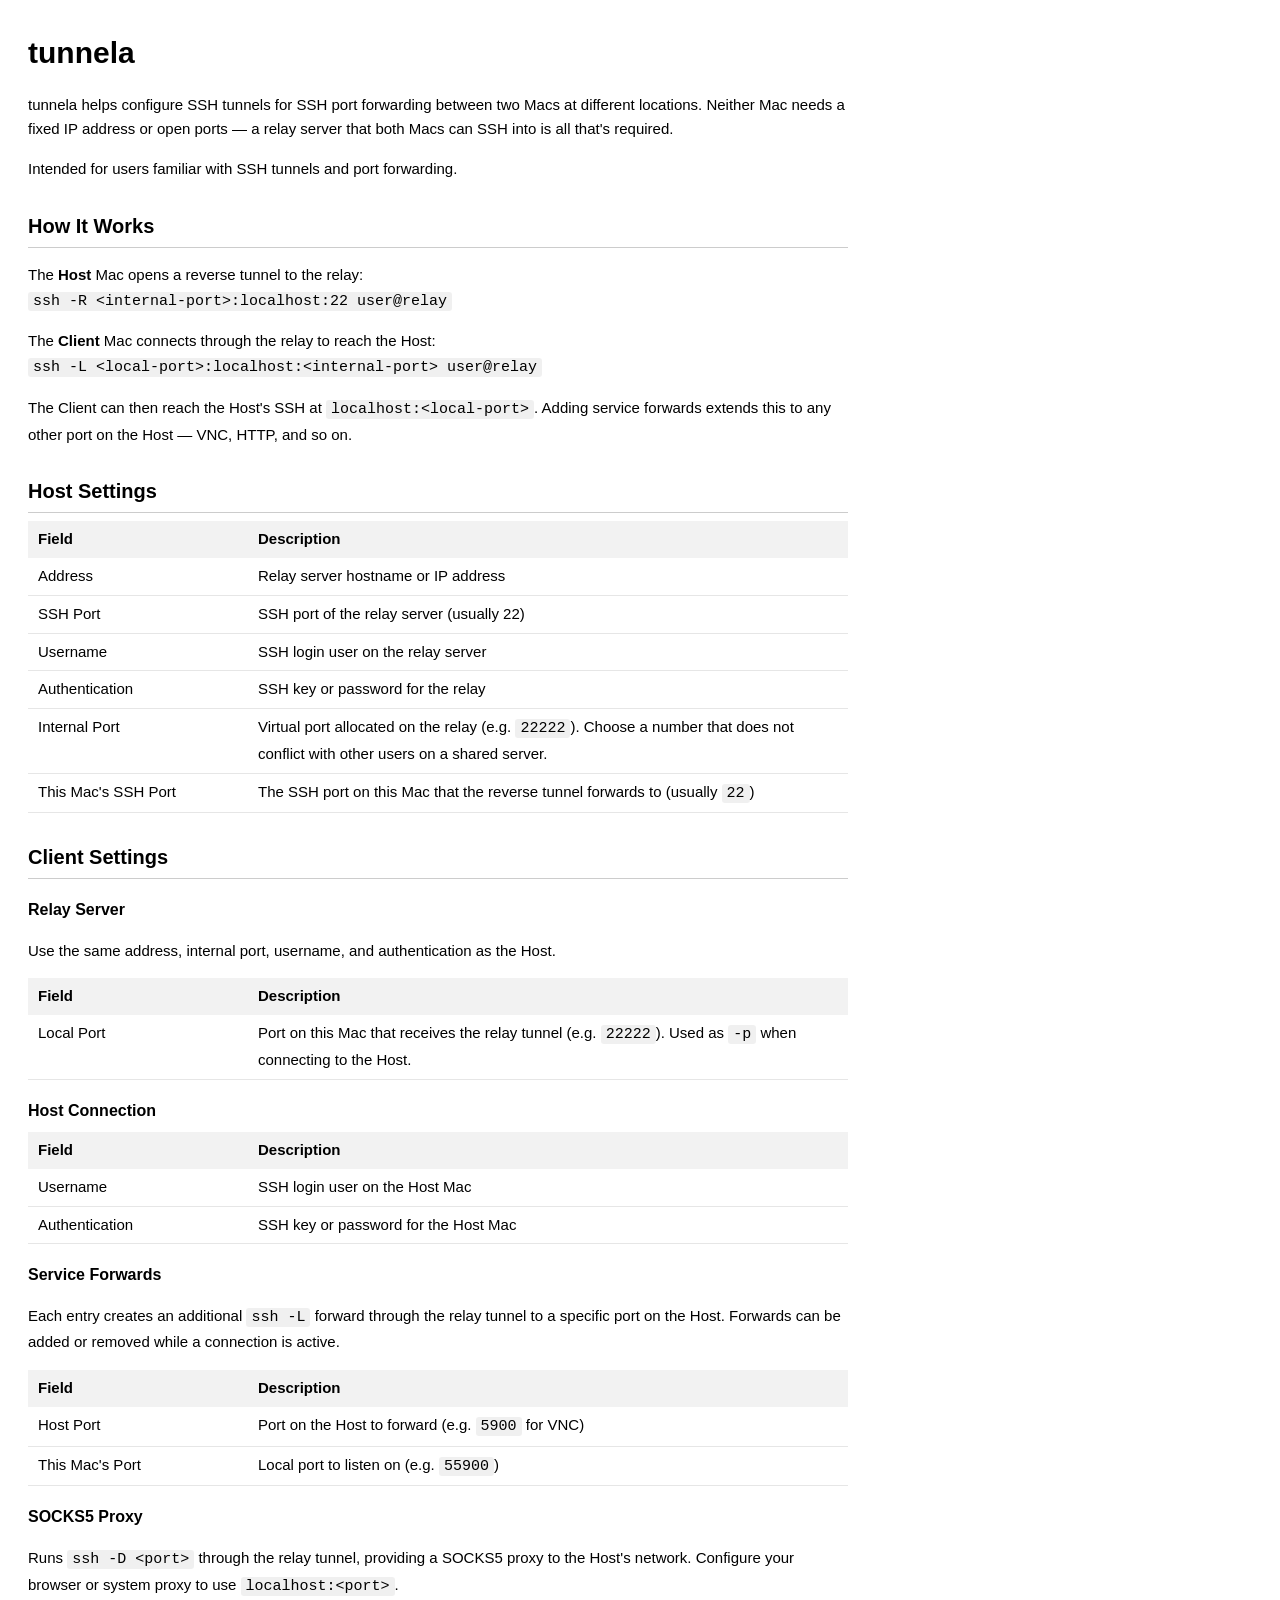
<file: tunnela/LocalizedHelp/en.lproj/Help/index.html>
<!doctype html>
<html lang="en">
<head>
  <meta charset="utf-8">
  <meta name="viewport" content="width=device-width, initial-scale=1">
  <title>tunnela Help</title>
  <style>
    :root { color-scheme: light dark; }
    body {
      margin: 28px;
      font-family: -apple-system, BlinkMacSystemFont, "Helvetica Neue", Arial, sans-serif;
      line-height: 1.65;
      font-size: 15px;
      max-width: 820px;
    }
    h1 { margin: 0 0 10px; font-size: 30px; }
    h2 { margin: 28px 0 8px; font-size: 20px; border-bottom: 1px solid #ccc; padding-bottom: 4px; }
    h3 { margin: 18px 0 6px; font-size: 16px; }
    table { border-collapse: collapse; width: 100%; margin: 8px 0; }
    th { text-align: left; background: rgba(128,128,128,0.1); padding: 6px 10px; }
    td { padding: 6px 10px; border-bottom: 1px solid rgba(128,128,128,0.2); vertical-align: top; }
    td:first-child { font-weight: 500; white-space: nowrap; width: 200px; }
    code { font-family: monospace; background: rgba(128,128,128,0.12); padding: 1px 5px; border-radius: 3px; }
  </style>
</head>
<body>
  <h1>tunnela</h1>
  <p>
    tunnela helps configure SSH tunnels for SSH port forwarding between two Macs at different locations.
    Neither Mac needs a fixed IP address or open ports —
    a relay server that both Macs can SSH into is all that's required.
  </p>
  <p>Intended for users familiar with SSH tunnels and port forwarding.</p>

  <h2>How It Works</h2>
  <p>
    The <strong>Host</strong> Mac opens a reverse tunnel to the relay:<br>
    <code>ssh -R &lt;internal-port&gt;:localhost:22 user@relay</code>
  </p>
  <p>
    The <strong>Client</strong> Mac connects through the relay to reach the Host:<br>
    <code>ssh -L &lt;local-port&gt;:localhost:&lt;internal-port&gt; user@relay</code>
  </p>
  <p>The Client can then reach the Host's SSH at <code>localhost:&lt;local-port&gt;</code>. Adding service forwards extends this to any other port on the Host — VNC, HTTP, and so on.</p>

  <h2>Host Settings</h2>
  <table>
    <tr><th>Field</th><th>Description</th></tr>
    <tr><td>Address</td><td>Relay server hostname or IP address</td></tr>
    <tr><td>SSH Port</td><td>SSH port of the relay server (usually 22)</td></tr>
    <tr><td>Username</td><td>SSH login user on the relay server</td></tr>
    <tr><td>Authentication</td><td>SSH key or password for the relay</td></tr>
    <tr><td>Internal Port</td><td>Virtual port allocated on the relay (e.g. <code>22222</code>). Choose a number that does not conflict with other users on a shared server.</td></tr>
    <tr><td>This Mac's SSH Port</td><td>The SSH port on this Mac that the reverse tunnel forwards to (usually <code>22</code>)</td></tr>
  </table>

  <h2>Client Settings</h2>

  <h3>Relay Server</h3>
  <p>Use the same address, internal port, username, and authentication as the Host.</p>
  <table>
    <tr><th>Field</th><th>Description</th></tr>
    <tr><td>Local Port</td><td>Port on this Mac that receives the relay tunnel (e.g. <code>22222</code>). Used as <code>-p</code> when connecting to the Host.</td></tr>
  </table>

  <h3>Host Connection</h3>
  <table>
    <tr><th>Field</th><th>Description</th></tr>
    <tr><td>Username</td><td>SSH login user on the Host Mac</td></tr>
    <tr><td>Authentication</td><td>SSH key or password for the Host Mac</td></tr>
  </table>

  <h3>Service Forwards</h3>
  <p>
    Each entry creates an additional <code>ssh -L</code> forward through the relay tunnel to a specific port on the Host.
    Forwards can be added or removed while a connection is active.
  </p>
  <table>
    <tr><th>Field</th><th>Description</th></tr>
    <tr><td>Host Port</td><td>Port on the Host to forward (e.g. <code>5900</code> for VNC)</td></tr>
    <tr><td>This Mac's Port</td><td>Local port to listen on (e.g. <code>55900</code>)</td></tr>
  </table>

  <h3>SOCKS5 Proxy</h3>
  <p>
    Runs <code>ssh -D &lt;port&gt;</code> through the relay tunnel, providing a SOCKS5 proxy to the Host's network.
    Configure your browser or system proxy to use <code>localhost:&lt;port&gt;</code>.
  </p>
</body>
</html>
</file>
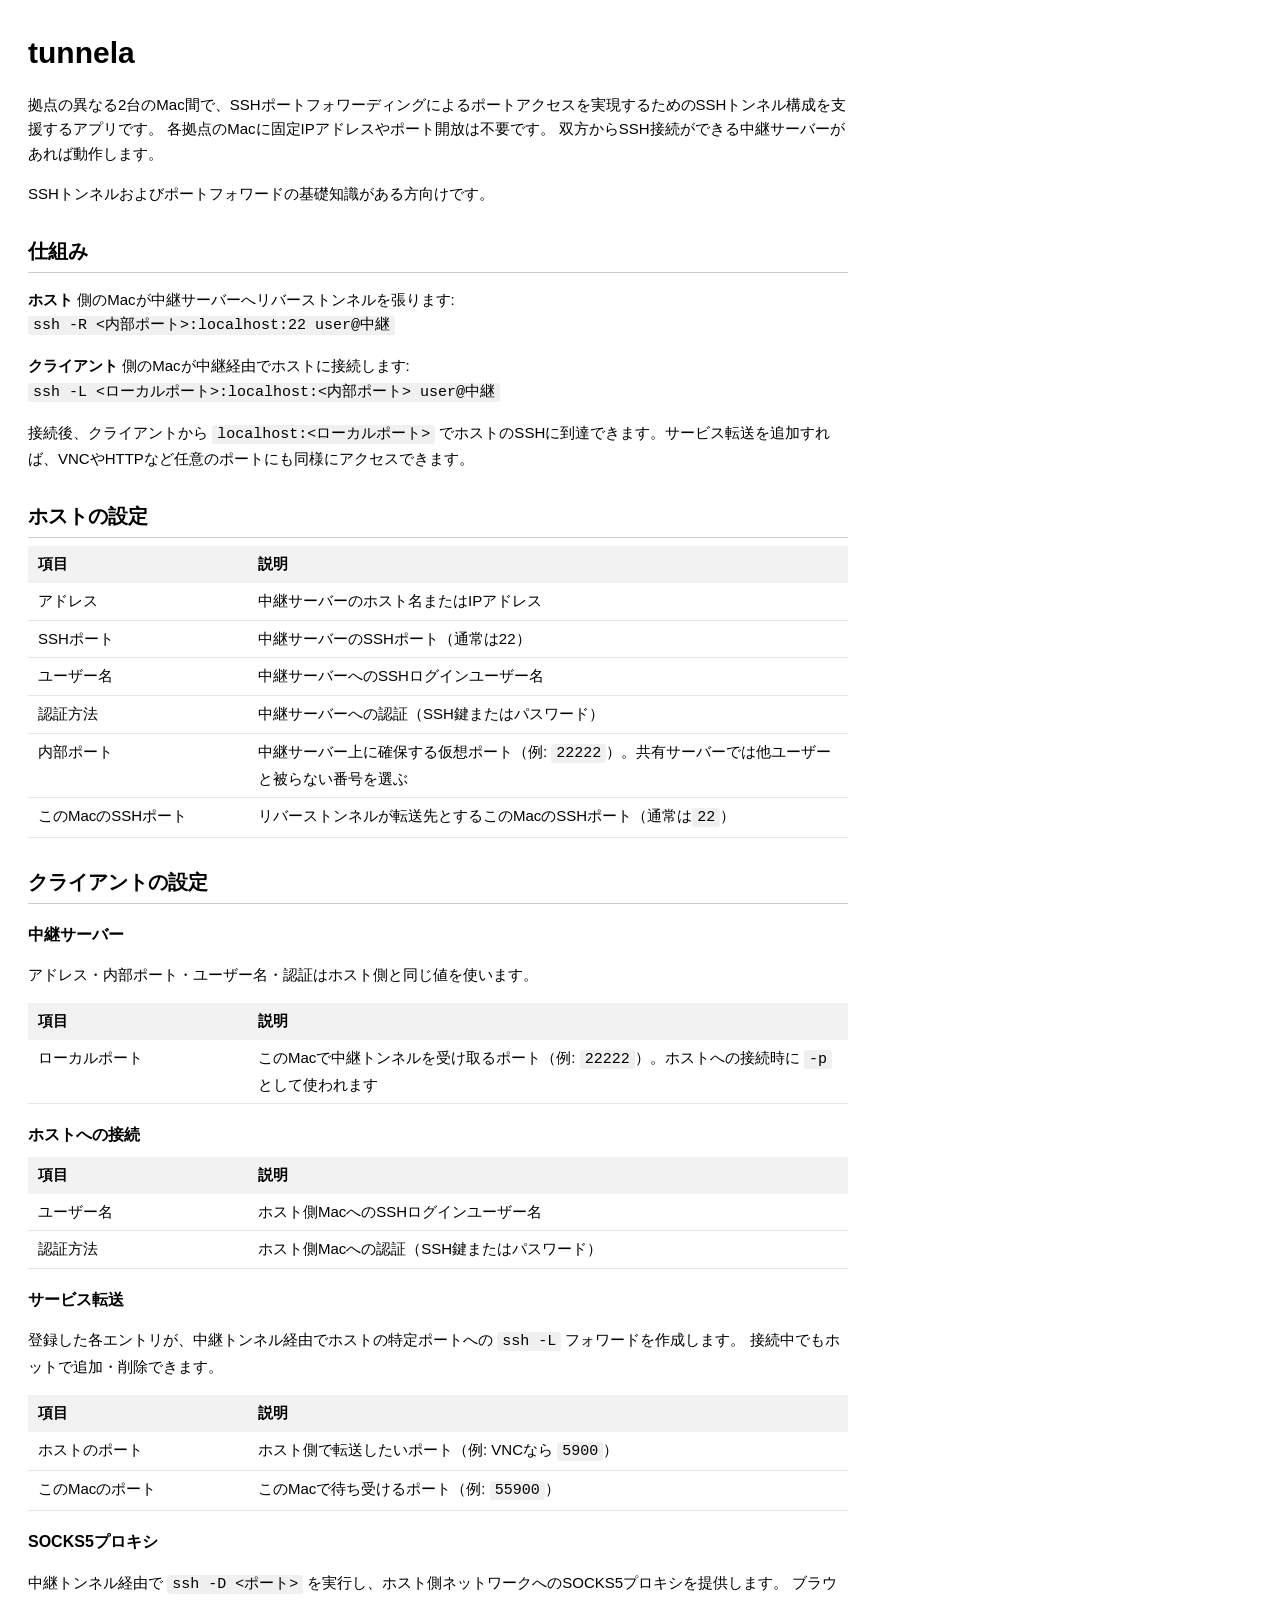
<file: tunnela/LocalizedHelp/ja.lproj/Help/index.html>
<!doctype html>
<html lang="ja">
<head>
  <meta charset="utf-8">
  <meta name="viewport" content="width=device-width, initial-scale=1">
  <title>tunnelaヘルプ</title>
  <style>
    :root { color-scheme: light dark; }
    body {
      margin: 28px;
      font-family: -apple-system, BlinkMacSystemFont, "Hiragino Sans", "Yu Gothic", sans-serif;
      line-height: 1.65;
      font-size: 15px;
      max-width: 820px;
    }
    h1 { margin: 0 0 10px; font-size: 30px; }
    h2 { margin: 28px 0 8px; font-size: 20px; border-bottom: 1px solid #ccc; padding-bottom: 4px; }
    h3 { margin: 18px 0 6px; font-size: 16px; }
    table { border-collapse: collapse; width: 100%; margin: 8px 0; }
    th { text-align: left; background: rgba(128,128,128,0.1); padding: 6px 10px; }
    td { padding: 6px 10px; border-bottom: 1px solid rgba(128,128,128,0.2); vertical-align: top; }
    td:first-child { font-weight: 500; white-space: nowrap; width: 200px; }
    code { font-family: monospace; background: rgba(128,128,128,0.12); padding: 1px 5px; border-radius: 3px; }
  </style>
</head>
<body>
  <h1>tunnela</h1>
  <p>
    拠点の異なる2台のMac間で、SSHポートフォワーディングによるポートアクセスを実現するためのSSHトンネル構成を支援するアプリです。
    各拠点のMacに固定IPアドレスやポート開放は不要です。
    双方からSSH接続ができる中継サーバーがあれば動作します。
  </p>
  <p>SSHトンネルおよびポートフォワードの基礎知識がある方向けです。</p>

  <h2>仕組み</h2>
  <p>
    <strong>ホスト</strong> 側のMacが中継サーバーへリバーストンネルを張ります:<br>
    <code>ssh -R &lt;内部ポート&gt;:localhost:22 user@中継</code>
  </p>
  <p>
    <strong>クライアント</strong> 側のMacが中継経由でホストに接続します:<br>
    <code>ssh -L &lt;ローカルポート&gt;:localhost:&lt;内部ポート&gt; user@中継</code>
  </p>
  <p>接続後、クライアントから <code>localhost:&lt;ローカルポート&gt;</code> でホストのSSHに到達できます。サービス転送を追加すれば、VNCやHTTPなど任意のポートにも同様にアクセスできます。</p>

  <h2>ホストの設定</h2>
  <table>
    <tr><th>項目</th><th>説明</th></tr>
    <tr><td>アドレス</td><td>中継サーバーのホスト名またはIPアドレス</td></tr>
    <tr><td>SSHポート</td><td>中継サーバーのSSHポート（通常は22）</td></tr>
    <tr><td>ユーザー名</td><td>中継サーバーへのSSHログインユーザー名</td></tr>
    <tr><td>認証方法</td><td>中継サーバーへの認証（SSH鍵またはパスワード）</td></tr>
    <tr><td>内部ポート</td><td>中継サーバー上に確保する仮想ポート（例: <code>22222</code>）。共有サーバーでは他ユーザーと被らない番号を選ぶ</td></tr>
    <tr><td>このMacのSSHポート</td><td>リバーストンネルが転送先とするこのMacのSSHポート（通常は<code>22</code>）</td></tr>
  </table>

  <h2>クライアントの設定</h2>

  <h3>中継サーバー</h3>
  <p>アドレス・内部ポート・ユーザー名・認証はホスト側と同じ値を使います。</p>
  <table>
    <tr><th>項目</th><th>説明</th></tr>
    <tr><td>ローカルポート</td><td>このMacで中継トンネルを受け取るポート（例: <code>22222</code>）。ホストへの接続時に <code>-p</code> として使われます</td></tr>
  </table>

  <h3>ホストへの接続</h3>
  <table>
    <tr><th>項目</th><th>説明</th></tr>
    <tr><td>ユーザー名</td><td>ホスト側MacへのSSHログインユーザー名</td></tr>
    <tr><td>認証方法</td><td>ホスト側Macへの認証（SSH鍵またはパスワード）</td></tr>
  </table>

  <h3>サービス転送</h3>
  <p>
    登録した各エントリが、中継トンネル経由でホストの特定ポートへの <code>ssh -L</code> フォワードを作成します。
    接続中でもホットで追加・削除できます。
  </p>
  <table>
    <tr><th>項目</th><th>説明</th></tr>
    <tr><td>ホストのポート</td><td>ホスト側で転送したいポート（例: VNCなら <code>5900</code>）</td></tr>
    <tr><td>このMacのポート</td><td>このMacで待ち受けるポート（例: <code>55900</code>）</td></tr>
  </table>

  <h3>SOCKS5プロキシ</h3>
  <p>
    中継トンネル経由で <code>ssh -D &lt;ポート&gt;</code> を実行し、ホスト側ネットワークへのSOCKS5プロキシを提供します。
    ブラウザやシステムプロキシで <code>localhost:&lt;ポート&gt;</code> を指定して使います。
  </p>
</body>
</html>
</file>
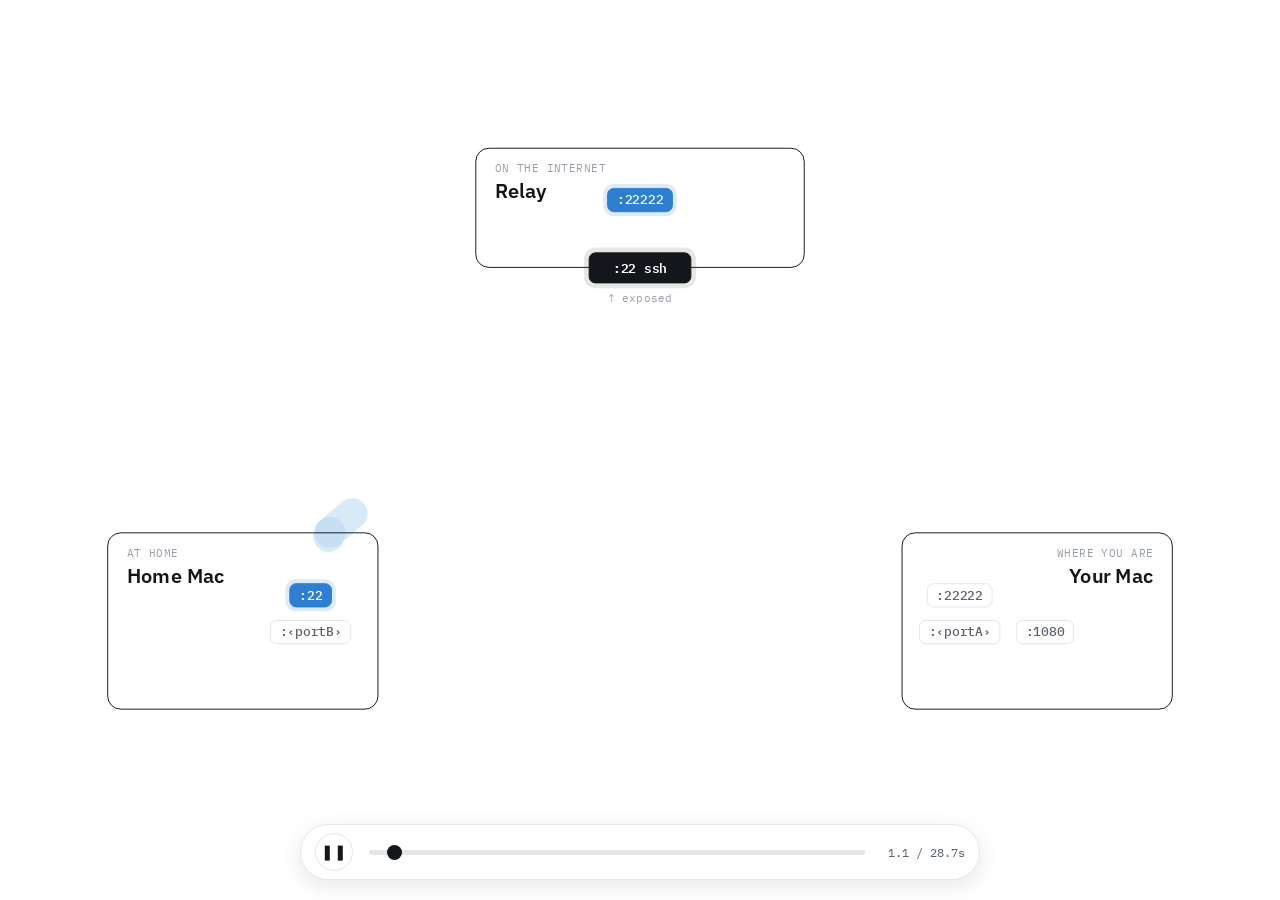
<file: docs/animation/Tunnela Tunnel Animation.html>
<!DOCTYPE html>
<html lang="en">
<head>
<meta charset="UTF-8" />
<meta name="viewport" content="width=device-width, initial-scale=1.0" />
<title>tunnela — How the tunnels work</title>
<link rel="preconnect" href="https://fonts.googleapis.com" />
<link rel="preconnect" href="https://fonts.gstatic.com" crossorigin />
<link href="https://fonts.googleapis.com/css2?family=IBM+Plex+Sans:wght@400;500;600;700&family=IBM+Plex+Mono:wght@400;500;600&display=swap" rel="stylesheet" />
<link rel="stylesheet" href="anim.css" />
</head>
<body>
  <template id="__bundler_thumbnail">
    <svg viewBox="0 0 100 100" xmlns="http://www.w3.org/2000/svg">
      <rect width="100" height="100" fill="#eef2f6"/>
      <circle cx="50" cy="30" r="9" fill="none" stroke="#13171b" stroke-width="3"/>
      <circle cx="28" cy="70" r="9" fill="none" stroke="#2f7fd0" stroke-width="3"/>
      <circle cx="72" cy="70" r="9" fill="none" stroke="#0a9a5d" stroke-width="3"/>
      <path d="M34 64 L46 36" stroke="#2f7fd0" stroke-width="4" stroke-linecap="round"/>
      <path d="M66 64 L54 36" stroke="#0a9a5d" stroke-width="4" stroke-linecap="round"/>
    </svg>
  </template>
  <div class="stage" id="stage">
    <div class="board" id="board">

      <!-- ===== tube layer (behind machines) ===== -->
      <svg class="layer" id="tubes" viewBox="0 0 1280 720" preserveAspectRatio="xMidYMid meet" aria-hidden="true">

        <!-- HOST RELAY TUNNEL : grows from Home boundary -> relay:22 -> relay:22222, and boundary -> home:22.  Flow relay22222 -> home22 -->
        <g id="g-host">
          <path id="host-out-tube"  class="tube"      style="stroke:var(--host-ch);stroke-width:32" d="M 320 445 C 470 320 556 235 606 172 C 606 145 612 120 618 104"/>
          <path id="host-out-flow"  class="flow rev"  style="stroke:var(--host);stroke-width:19;opacity:0" d="M 320 445 C 470 320 556 235 606 172 C 606 145 612 120 618 104"/>
          <path id="host-out-sheen" class="sheen rev" style="stroke:#ffffff;stroke-width:5;opacity:0" d="M 320 445 C 470 320 556 235 606 172 C 606 145 612 120 618 104"/>
          <path id="host-in-tube"   class="tube"      style="stroke:var(--host-ch);stroke-width:32" d="M 320 445 L 300 510"/>
          <path id="host-in-flow"   class="flow"      style="stroke:var(--host);stroke-width:19;opacity:0" d="M 320 445 L 300 510"/>
          <path id="host-in-sheen"  class="sheen"     style="stroke:#ffffff;stroke-width:5;opacity:0" d="M 320 445 L 300 510"/>
        </g>

        <!-- CLIENT RELAY TUNNEL : grows from Your boundary -> relay:22 -> relay:22222, and boundary -> your:22222.  Flow your22222 -> relay22222 -->
        <g id="g-client">
          <path id="client-out-tube"  class="tube"      style="stroke:var(--client-ch);stroke-width:32" d="M 940 445 C 790 320 704 235 674 172 C 674 145 668 120 662 104"/>
          <path id="client-out-flow"  class="flow"      style="stroke:var(--client);stroke-width:19;opacity:0" d="M 940 445 C 790 320 704 235 674 172 C 674 145 668 120 662 104"/>
          <path id="client-out-sheen" class="sheen"     style="stroke:#ffffff;stroke-width:5;opacity:0" d="M 940 445 C 790 320 704 235 674 172 C 674 145 668 120 662 104"/>
          <path id="client-in-tube"   class="tube"      style="stroke:var(--client-ch);stroke-width:32" d="M 940 445 L 970 510"/>
          <path id="client-in-flow"   class="flow rev"  style="stroke:var(--client);stroke-width:19;opacity:0" d="M 940 445 L 970 510"/>
          <path id="client-in-sheen"  class="sheen rev" style="stroke:#ffffff;stroke-width:5;opacity:0" d="M 940 445 L 970 510"/>
        </g>

        <!-- SERVICE FORWARD TUNNEL : A -> your:22222 -> (inside client tube) -> relay:22222 -> (inside host tube) -> home:22 -> B -->
        <g id="g-service">
          <path id="service-tube" class="tube" style="stroke:var(--service-ch);stroke-width:13" d="M 970 548 L 970 510 L 940 445 C 790 320 704 235 674 172 C 674 145 668 120 662 104 L 618 104 C 612 120 606 145 606 172 C 556 235 470 320 320 445 L 300 510 L 300 548"/>
          <path id="service-flow" class="flow" style="stroke:var(--service);stroke-width:7;opacity:0" d="M 970 548 L 970 510 L 940 445 C 790 320 704 235 674 172 C 674 145 668 120 662 104 L 618 104 C 612 120 606 145 606 172 C 556 235 470 320 320 445 L 300 510 L 300 548"/>
        </g>

        <!-- SOCKS5 PROXY TUNNEL : 1080 -> your:22222 -> (inside client tube) -> relay:22222 -> (inside host tube) -> home:22 -->
        <g id="g-socks">
          <path id="socks-tube" class="tube" style="stroke:var(--socks-ch);stroke-width:13" d="M 1058 548 L 970 510 L 940 445 C 790 320 704 235 674 172 C 674 145 668 120 662 104 L 618 104 C 612 120 606 145 606 172 C 556 235 470 320 320 445 L 300 510"/>
          <path id="socks-flow" class="flow" style="stroke:var(--socks);stroke-width:7;opacity:0" d="M 1058 548 L 970 510 L 940 445 C 790 320 704 235 674 172 C 674 145 668 120 662 104 L 618 104 C 612 120 606 145 606 172 C 556 235 470 320 320 445 L 300 510"/>
        </g>

        <!-- egress: beyond Home Mac :22 there is NO tunnel — only the data dots fly through open space
             (guide paths live in the dots layer below) -->
      </svg>

      <!-- ===== UI layer (machines, ports, apps, labels) ===== -->
      <div class="layer-ui" id="ui">

        <!-- home network region -->
        <div class="region" id="homenet" style="left:50px; top:268px; width:338px; height:380px; opacity:0;">
          <div class="region-tag" style="left:18px; top:-11px;">Home Network</div>
        </div>

        <!-- machines -->
        <div class="mac" id="m-relay" style="left:470px; top:48px; width:340px; height:124px;">
          <div class="mac-head"><div class="mac-kicker">on the internet</div><div class="mac-title">Relay</div></div>
          <div class="mac-icon"></div>
        </div>

        <div class="mac" id="m-home" style="left:90px; top:445px; width:280px; height:183px;">
          <div class="mac-head"><div class="mac-kicker">at home</div><div class="mac-title">Home Mac</div></div>
          <div class="mac-icon"></div>
        </div>

        <div class="mac" id="m-your" style="left:910px; top:445px; width:280px; height:183px;">
          <div class="mac-head right"><div class="mac-kicker">where you are</div><div class="mac-title">Your Mac</div></div>
          <div class="mac-icon" style="left:15px; right:auto;"></div>
        </div>
        <div class="you-here" id="you-here" style="left:1050px; top:430px; opacity:0;">
          <svg viewBox="0 0 24 24" width="26" height="26" aria-hidden="true">
            <circle cx="12" cy="7" r="4"></circle>
            <path d="M4 22 C4 16 8 14 12 14 C16 14 20 16 20 22 Z"></path>
          </svg>
          <span class="you-here-label">you</span>
        </div>

        <!-- LAN device -->
        <div class="mac small" id="m-lan" style="left:70px; top:286px; width:180px; height:92px; opacity:0;">
          <div class="mac-head"><div class="mac-kicker">same LAN</div><div class="mac-title">LAN Device</div></div>
        </div>

        <!-- internet -->
        <div class="inet" id="m-inet" style="left:210px; top:180px; width:160px; height:62px; opacity:0;"><span class="glb"></span>Internet</div>

        <!-- ports : only relay :22 sits on the boundary (exposed); all others are inside -->
        <div class="port exposed" id="p-relay-22" style="left:640px; top:172px;">:22 ssh</div>
        <div class="expo" id="expo" style="left:640px; top:196px;">↑ exposed</div>
        <div class="port" id="p-relay-22222" style="left:640px; top:102px;">:22222</div>
        <div class="port" id="p-home-22"    style="left:300px; top:510px;">:22</div>
        <div class="port" id="p-home-B"     style="left:300px; top:548px;">:‹portB›</div>
        <div class="port" id="p-your-22222" style="left:970px; top:510px;">:22222</div>
        <div class="port" id="p-your-A"     style="left:970px; top:548px;">:‹portA›</div>
        <div class="port" id="p-your-1080"  style="left:1058px; top:548px;">:1080</div>

        <!-- apps -->
        <div class="app server"     id="app-svc-server" style="left:288px; top:586px; opacity:0;">Server App<span class="sub">listens :‹portB›</span></div>
        <div class="app client-app" id="app-svc-client" style="left:990px; top:600px; opacity:0;">Client App<span class="sub">dials :‹portA›</span></div>
        <div class="app server"     id="app-soc-server" style="left:160px; top:352px; opacity:0;">Server App</div>
        <div class="app client-app" id="app-soc-client" style="left:990px; top:600px; opacity:0;">Client App<span class="sub">SOCKS :1080</span></div>

        <!-- tunnel labels -->
        <div class="tlabel" id="lbl-host"    style="left:225px; top:676px; opacity:0;">Host Relay Tunnel</div>
        <div class="tlabel" id="lbl-client"  style="left:1055px; top:676px; opacity:0;">Client Relay Tunnel</div>
        <div class="tlabel" id="lbl-service" style="left:640px; top:676px; opacity:0;">Service Forward Tunnel</div>
        <div class="tlabel" id="lbl-socks"   style="left:640px; top:676px; opacity:0;">SOCKS5 Proxy Tunnel</div>
      </div>

      <!-- ===== dots layer (above machines) ===== -->
      <svg class="layer" id="dots" viewBox="0 0 1280 720" preserveAspectRatio="xMidYMid meet" aria-hidden="true">
        <path id="dp-svc"  class="dotpath" fill="none" stroke="none" d="M 990 600 L 970 548 L 970 510 L 940 445 C 790 320 704 235 674 172 C 674 145 668 120 662 104 L 618 104 C 612 120 606 145 606 172 C 556 235 470 320 320 445 L 300 510 L 300 548 L 288 586"/>
        <path id="dp-slan" class="dotpath" fill="none" stroke="none" d="M 990 600 L 1058 548 L 970 510 L 940 445 C 790 320 704 235 674 172 C 674 145 668 120 662 104 L 618 104 C 612 120 606 145 606 172 C 556 235 470 320 320 445 L 300 510 C 240 468 192 416 162 372 L 160 352"/>
        <path id="dp-snet" class="dotpath" fill="none" stroke="none" d="M 990 600 L 1058 548 L 970 510 L 940 445 C 790 320 704 235 674 172 C 674 145 668 120 662 104 L 618 104 C 612 120 606 145 606 172 C 556 235 470 320 320 445 L 300 510 C 282 440 228 300 210 205 L 210 198"/>

        <circle id="jring" class="jring" cx="640" cy="102" r="0" stroke="var(--ink)" stroke-width="2"/>

        <circle class="dot d-svc"  r="7" cx="-50" cy="-50" fill="var(--service)"/>
        <circle class="dot d-svc"  r="7" cx="-50" cy="-50" fill="var(--service)"/>
        <circle class="dot d-svc"  r="7" cx="-50" cy="-50" fill="var(--service)"/>
        <circle class="dot d-svc"  r="7" cx="-50" cy="-50" fill="var(--service)"/>
        <circle class="dot d-svc"  r="7" cx="-50" cy="-50" fill="var(--service)"/>
        <circle class="dot d-svc"  r="7" cx="-50" cy="-50" fill="var(--service)"/>
        <circle class="dot d-slan" r="7" cx="-50" cy="-50" fill="var(--socks)"/>
        <circle class="dot d-slan" r="7" cx="-50" cy="-50" fill="var(--socks)"/>
        <circle class="dot d-slan" r="7" cx="-50" cy="-50" fill="var(--socks)"/>
        <circle class="dot d-slan" r="7" cx="-50" cy="-50" fill="var(--socks)"/>
        <circle class="dot d-slan" r="7" cx="-50" cy="-50" fill="var(--socks)"/>
        <circle class="dot d-slan" r="7" cx="-50" cy="-50" fill="var(--socks)"/>
        <circle class="dot d-snet" r="7" cx="-50" cy="-50" fill="var(--socks)"/>
        <circle class="dot d-snet" r="7" cx="-50" cy="-50" fill="var(--socks)"/>
        <circle class="dot d-snet" r="7" cx="-50" cy="-50" fill="var(--socks)"/>
        <circle class="dot d-snet" r="7" cx="-50" cy="-50" fill="var(--socks)"/>
        <circle class="dot d-snet" r="7" cx="-50" cy="-50" fill="var(--socks)"/>
        <circle class="dot d-snet" r="7" cx="-50" cy="-50" fill="var(--socks)"/>
      </svg>

    </div>

    <!-- controls -->
    <div class="controls">
      <button class="pbtn" id="playBtn" aria-label="Play/Pause">❚❚</button>
      <input class="scrub" id="scrub" type="range" min="0" max="1000" value="0" />
      <span class="time" id="time">0.0 / 0.0s</span>
    </div>
  </div>

  <script src="anim.js"></script>
  <script>
    /* recording mode: open with #clean (or press "h") to hide the controls bar
       for a chrome-free screen recording. The animation autoplays and loops. */
    (function(){
      function apply(){ document.body.classList.toggle('clean', location.hash.toLowerCase().indexOf('clean')>=0 || location.hash.toLowerCase().indexOf('record')>=0); }
      window.addEventListener('hashchange', apply); apply();
      document.addEventListener('keydown', function(e){ if(e.key==='h'||e.key==='H'){ document.body.classList.toggle('clean'); } });
    })();
  </script>
</body>
</html>
</file>
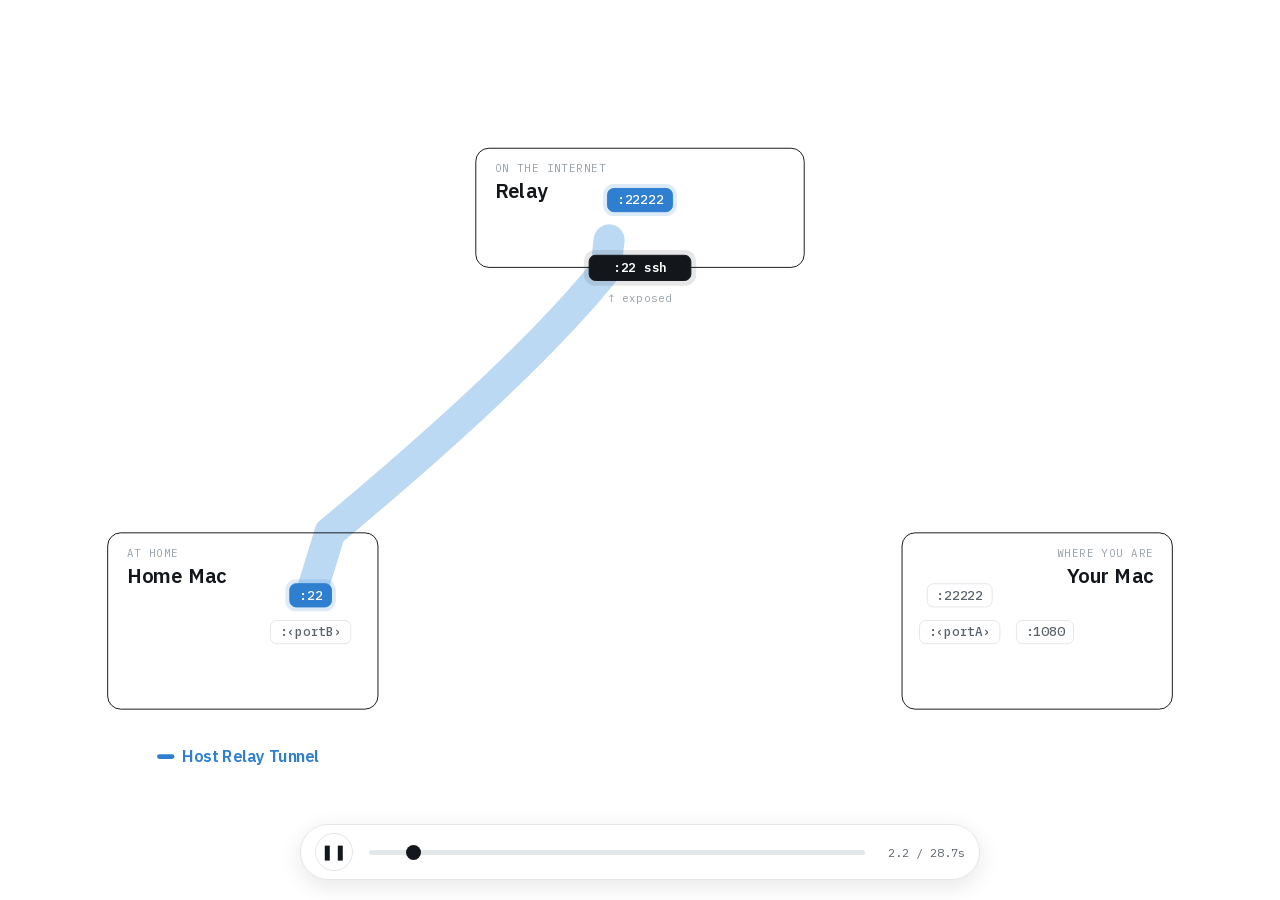
<file: docs/animation/html/tunnela-tunnels.html>
<!DOCTYPE html>
<html>
<head>
  <meta charset="utf-8">
  <title>tunnela — How the tunnels work</title>
  <style>
    * { margin: 0; padding: 0; box-sizing: border-box; }
    body { background: #faf9f5; display: flex; align-items: center; justify-content: center; min-height: 100vh; font-family: -apple-system, BlinkMacSystemFont, sans-serif; }
    #__bundler_loading { position: fixed; bottom: 20px; right: 20px; font: 13px/1.4 -apple-system, BlinkMacSystemFont, sans-serif; color: #666; background: #fff; padding: 8px 14px; border-radius: 8px; box-shadow: 0 1px 4px rgba(0,0,0,0.12); z-index: 10000; }
    #__bundler_thumbnail { position: fixed; inset: 0; width: 100%; height: 100%; display: flex; align-items: center; justify-content: center; background: #faf9f5; z-index: 9999; }
    #__bundler_thumbnail svg { width: 100%; height: 100%; object-fit: contain; }
    #__bundler_placeholder { color: #999; font-size: 14px; }
  </style>
  <noscript>
    <style>#__bundler_loading { display: none; }</style>
    <div style="position:fixed;bottom:12px;left:12px;font:13px/1.4 -apple-system,BlinkMacSystemFont,sans-serif;color:#999;background:rgba(255,255,255,0.9);padding:6px 12px;border-radius:6px;box-shadow:0 1px 4px rgba(0,0,0,0.08);z-index:10000;">
      This page requires JavaScript to display.
    </div>
  </noscript>
</head>
<body>
  <div id="__bundler_thumbnail">
    <svg viewBox="0 0 100 100" xmlns="http://www.w3.org/2000/svg">
      <rect width="100" height="100" fill="#eef2f6"></rect>
      <circle cx="50" cy="30" r="9" fill="none" stroke="#13171b" stroke-width="3"></circle>
      <circle cx="28" cy="70" r="9" fill="none" stroke="#2f7fd0" stroke-width="3"></circle>
      <circle cx="72" cy="70" r="9" fill="none" stroke="#0a9a5d" stroke-width="3"></circle>
      <path d="M34 64 L46 36" stroke="#2f7fd0" stroke-width="4" stroke-linecap="round"></path>
      <path d="M66 64 L54 36" stroke="#0a9a5d" stroke-width="4" stroke-linecap="round"></path>
    </svg>
  </div>
  <div id="__bundler_loading">Unpacking...</div>

  <script>
    
document.addEventListener('DOMContentLoaded', async function() {
  const loading = document.getElementById('__bundler_loading');
  function setStatus(msg) { if (loading) loading.textContent = msg; }

  // Error sink persists across replaceWith since it's on window, not the DOM.
  window.addEventListener('error', function(e) {
    var p = document.body || document.documentElement;
    var d = document.getElementById('__bundler_err') || p.appendChild(document.createElement('div'));
    d.id = '__bundler_err';
    d.style.cssText = 'position:fixed;bottom:12px;left:12px;right:12px;font:12px/1.4 ui-monospace,monospace;background:#2a1215;color:#ff8a80;padding:10px 14px;border-radius:8px;border:1px solid #5c2b2e;z-index:99999;white-space:pre-wrap;max-height:40vh;overflow:auto';
    d.textContent = (d.textContent ? d.textContent + String.fromCharCode(10) : '') +
      '[bundle] ' + (e.message || e.type) +
      (e.filename ? ' (' + e.filename.slice(0, 60) + ':' + e.lineno + ')' : '');
  }, true);

  try {
    const manifestEl = document.querySelector('script[type="__bundler/manifest"]');
    const templateEl = document.querySelector('script[type="__bundler/template"]');
    if (!manifestEl || !templateEl) {
      setStatus('Error: missing bundle data');
      console.error('[bundler] Missing script tags — manifestEl:', !!manifestEl, 'templateEl:', !!templateEl);
      return;
    }

    const manifest = JSON.parse(manifestEl.textContent);
    let template = JSON.parse(templateEl.textContent);

    const uuids = Object.keys(manifest);
    setStatus('Unpacking ' + uuids.length + ' assets...');

    const blobUrls = {};
    await Promise.all(uuids.map(async (uuid) => {
      const entry = manifest[uuid];
      try {
        const binaryStr = atob(entry.data);
        const bytes = new Uint8Array(binaryStr.length);
        for (let i = 0; i < binaryStr.length; i++) bytes[i] = binaryStr.charCodeAt(i);

        let finalBytes = bytes;
        if (entry.compressed) {
          if (typeof DecompressionStream !== 'undefined') {
            const ds = new DecompressionStream('gzip');
            const writer = ds.writable.getWriter();
            const reader = ds.readable.getReader();
            writer.write(bytes);
            writer.close();
            const chunks = [];
            let totalLen = 0;
            while (true) {
              const { done, value } = await reader.read();
              if (done) break;
              chunks.push(value);
              totalLen += value.length;
            }
            finalBytes = new Uint8Array(totalLen);
            let offset = 0;
            for (const chunk of chunks) { finalBytes.set(chunk, offset); offset += chunk.length; }
          } else {
            console.warn('DecompressionStream not available, asset ' + uuid + ' may not render');
          }
        }

        blobUrls[uuid] = URL.createObjectURL(new Blob([finalBytes], { type: entry.mime }));
      } catch (err) {
        console.error('Failed to decode asset ' + uuid + ':', err);
        blobUrls[uuid] = URL.createObjectURL(new Blob([], { type: entry.mime }));
      }
    }));

    const extResEl = document.querySelector('script[type="__bundler/ext_resources"]');
    const extResources = extResEl ? JSON.parse(extResEl.textContent) : [];
    const resourceMap = {};
    for (const entry of extResources) {
      if (blobUrls[entry.uuid]) resourceMap[entry.id] = blobUrls[entry.uuid];
    }

    setStatus('Rendering...');
    for (const uuid of uuids) template = template.split(uuid).join(blobUrls[uuid]);

    // Strip integrity + crossorigin — blob URLs from a file:// document inherit
    // a null origin, so crossorigin forces a CORS fetch that SRI then rejects.
    // The manifest bytes are ours; SRI protects against CDN compromise, not this.
    template = template.replace(/\s+integrity="[^"]*"/gi, '').replace(/\s+crossorigin="[^"]*"/gi, '');

    const resourceScript = '<script>window.__resources = ' +
      JSON.stringify(resourceMap).split('</' + 'script>').join('<\\/' + 'script>') +
      ';</' + 'script>';
    // Inject after <head> so the DOCTYPE stays first; prepending the script
    // would push the parser into quirks mode. DOMParser always emits a <head>
    // (synthesizing one if the source HTML omitted it) but may carry
    // attributes through, so match the full opening tag. slice() rather than
    // replace() keeps us clear of $-pattern substitution in resourceScript.
    const headOpen = template.match(/<head[^>]*>/i);
    if (headOpen) {
      const i = headOpen.index + headOpen[0].length;
      template = template.slice(0, i) + resourceScript + template.slice(i);
    }

    // Parse the template and swap the root element. Scripts inserted via
    // DOMParser/replaceWith are inert per spec — re-create each with
    // createElement so they execute, awaiting onload for src scripts to
    // preserve ordering (React before ReactDOM before Babel before text/babel).
    const doc = new DOMParser().parseFromString(template, 'text/html');
    document.documentElement.replaceWith(doc.documentElement);
    const dead = Array.from(document.scripts);
    for (const old of dead) {
      const s = document.createElement('script');
      for (const a of old.attributes) s.setAttribute(a.name, a.value);
      s.textContent = old.textContent;
      // text/babel scripts with a src: fetch and inline. transformScriptTags
      // does XHR against the src, but blob:null/ from a file:// origin is
      // silently dropped. Inlining makes it a plain inline babel script,
      // which transformScriptTags handles unconditionally.
      if ((s.type === 'text/babel' || s.type === 'text/jsx') && s.src) {
        const r = await fetch(s.src);
        s.textContent = await r.text();
        s.removeAttribute('src');
      }
      const p = s.src ? new Promise(function(r) { s.onload = s.onerror = r; }) : null;
      old.replaceWith(s);
      if (p) await p;
    }
    // Babel standalone auto-transforms type=text/babel on DOMContentLoaded,
    // which fired before we swapped the document. Trigger manually if present.
    if (window.Babel && typeof window.Babel.transformScriptTags === 'function') {
      window.Babel.transformScriptTags();
    }
  } catch (err) {
    setStatus('Error unpacking: ' + err.message);
    console.error('Bundle unpack error:', err);
  }
});

  </script>

  <script type="__bundler/manifest">
{"82606a16-e87f-43d1-a835-cd394fc16ba0":{"mime":"application/javascript","compressed":true,"data":"H4sIAAAAAAAAE60a224bN/bdX3F2kC5m7NFYI8eXSFUDx5YTb127sJTtFkFQ0DOUNTVFTklKtjYxsB+x2IcC/[base64]/BpA8CbKQpKyyzRXm9jA2B7E1pL/0BnU8oyTsFXNBE8VcEqzOb2BsCcSHh7efHTL8fQhzja6bmxEfTNbgATofRbKW67EEft0HRPGHY70U5oIBKWUe5gdhDGDliolwXUr46PLuxGbTuk5oldtYer1DyxS/ajHdMbUjmnEvt7pn9k0HbhoLb+WGjVhQ8H0X4IB9GrgxBeRZ29EOJ2tLtrfg52QojjKI4/GiQjSeaUITP7pn9Jp2JOuxDvRJ3QMTylnGoztBcCI/yNkNx0X7l9RXKjnExeRruhHbDEx7vRQQj0WlKlzgg3EAe1ZQVT8V4Uu4UFX2bIQjLCHWfxHhIa7xne4n3L3IFl7sAy98oxxwivuHtlKC+468TRrkWdcaotP50OSt1Sem74fVXoSnGq3f6dDgqh04kODkLo7EQx9l5GL3fNz/5OCJ3dqG3251QX+3cKFVGeHjFKZBc6+ygpytNjJC/eALgvje1idHgGfegcRPsPmvSEspxK9Ygdv4B+5UB+lgbwCSTVM8khFclsSrmOrqkeMIrNN4vTFIF6lo5yYcLING/H/l1Qrr6Db6ENr6ENXbiD7yCG1xBjuwf39aVqKoSemJV30K9h6lWYNs1/fwda0MFOsIRjfMp9HYIKIa0IcIh9DS1QAWxDurLsYqZX18UI/+Ralq3ZsiD+kXWK6ovcpyyEefAJKIuUXjAaiZwkmV5AH+a44AF1UqsFkHT8kE7Ljd76nExpYOMRalrPrij04YUZhy3wWjjiBaEJys0ZHMEZNaGUN6fMkBf0SrxohIgJzWQkNGFnlF/rie9AzJRlUmkpbugxURMiJUFmzx6BEeOxonotUCWttp1z8v9kgLrmr2Wra/46Rrr2J4SzLpxZC77fqISjGuG7i40Pb30POy0x0yiPoptxL/hYD+RdC2s7NWg3UINXVM6zhHYNvOtUkxjaum5j0/GCj9brHaFpTvSkolTNky4AGlIXXvhemrfUPPECuK9iYrc5zQivzZuY3ZjnVON8EWourn6liY5u6EL5du8gGgs5IMmklmVvgk+Osg83HyO0iKpH2aplwH1QcYRHgCY/[base64]/5AeUqGfr4ZU6Au7mZ872SFdOXzbhzZ8/gw5fNeHOChCVzOQ/UD0JJpm3I/Dqp2HJjflmFfaUXs/KAJYuamlDg8h/[base64]/oQRpc7x+NEHD/cxJCZMwWvwADvY7oLnBY+SOCVZ4SFP0Weh/LqnUJ6ekBRpKE6No6g4p7v2sQ3hZvd3F8MR+Hj2zhQ6X4JwCogGJkQe2P0ASg/zG75FWDY3W9lz7Sgq7pMhmtBuAJsFPb16VB5DvziX1pfYq2pQB3Unvgb+E2bxv1yDvkoq5qBk4ENLZgjXY5tRyh3sGfeF77Er1kJQc8hc5sXY2A7uWGeo9A+/Js2js9PB+ejPCq26Yv8JsdUXPUNw1a39uaKzK54pPAvcEF9F4J8Q4M8X71uHl4PWu8HlAFTGJmJGtaam5mOrLgrIWFMJ74TSrrwTgtJkoUALU/OhPC00UNK4ELPWhEpao9BcfVdIKgj52/vzo9HpxbkNXegPkjKy6Hbw3xMKZnldUUVpJIQ42m3oSPC6hiq4dtRBoir/LaZgC6s4VoEFInMoW8oW0gvhFWzBzkvYBJYvwy6lDcGLkwxDh8ccsE41w8Hl30+PBuBLU3ZIYZqlrVuyKGMEsqTmyaEzb19jHh1Frg7kbtXtJmdljQaZ2nOEPiDWpv07tM8yfld8Ki3/gf0r7Sz7grv+hCV/T/[base64]/aovLHVEXJzUV5BaLy5QGg6o6goSRftZYT2/rA29KEk1kKJJhQjfBmsUoUhNoR2CO2a0H+8uBxVdwVVlz+eDS9QXs53yrPiX/9ansDxztXerSRibam+qnZEemSdmidmUZlbEaBTm0eDrKOtrH4N1sIazb3Gy1vmWNPqdLwQPHqXC0VTr/KGZaiOAfRLVl6DxzLdEtyDbiEUN2bO0/a6s4oPw7rdtKDerbI+/Biy9bjeeKETVIHIZeAHFi3ETFb82JWfPxfUBE3Gltl1UeEx1IdfQ0/cPmg/IpKnLo4JE8kNbMH700feUdAn2yHkjCxsYU/LGcWEp3CGzxgLQZKxa+N+Wi6wYF0WDTLumzedsCoiIEIiFT1hgmifiYSwoRaSXJti+6mmU99zz7e/YNX282fw2l4QYIEVEqKTCfg0gE/3Ra1VJXJ2ZauOpolOis+eA3vt9rCNY8jGG20r/57ruApldYlf8OT9aZH7DLpoTtgMc99Q45HYN4xIzKT4JLJt36wwEsftdrswX7t/pOmdPhJc4/tGH3SkxUl2R1M/NuUH2DY3fYNgaUp59UK+InM6ypKboqRVPfZIMqW+VrVinFWO1UhQqEqrKgSk2uRxhWd4ojSWcJDy3jKsKQZZzZdHAQ1bfUh1vV5k44iVgYaWa/cwKm6DomTKqFKmQAA+3rYUJmwkECs6QZGaCwZX0JczGJN2gk9NWTh7axiRWjWisCb6zqohufLcvSteuTKJcztnEK6yZYxd0t9mVOnD4kOCE6MFo4vK6Rp1ISvGsmhaOVTeKwfeaL5kLzl69Zc/fv/yx+/Gpb/[base64]/Eqk09tdImHkSd3qoK0tmffx3a7f/hNxxRbsbIyz+itKZ4+nFquBJGpDcWmadNVFdgy7dcKlapOq3+b8VTcRhnnVP6UpXoCLXjZNlbWOWiH0AB4R23xFuLYgOx32iEUFWuz9bpiclU3VvVCMYBDvWpLkqrsnxRNKbOxw7BgZFUTPiZQM/ucSPJQ6ia5nkkKEyFuwMea+tvTE/yYSUjdAy6Ajsc00Vir4UJOCYOZoo999oO3pAFDGX/lY6B9jo7cK7rhz8nJ+fGQ0pvGNxl6HMCj4QStWRKEgoTwhLIlGeFcr374cK5gMtjY4nB8rX35Kba3EsjU0H0UUNTmUbERfudFMq58r/GBgF0j6fxheEnnTeicykygwRdbvYZ2dADmC5jdOqDKzd2qAtvdgy7s7plnlLR6VrSvUojX4a5vNjEpfgzbbi6AbyBulBPHKDgfebAX+FaM0dlsvgn5ZOXlqPpqrg8eF5x6KyBrXj7FeLz8NGTDynhNer1ftRvzwA7FmWLDXr7/B9I5PFPfJwAA"},"a8a1c373-ca1c-44af-bbde-6196d6efeffa":{"mime":"font/woff2","compressed":false,"data":"d09GMgABAAAAABD8AA4AAAAAJagAABCkAAEAAAAAAAAAAAAAAAAAAAAAAAAAAAAAGhYbHhwuBmAAglAREAqzYKkdC4FcAAE2AiQDgzQEIAWDOgeHaxuRHgXs2COwcQCbmJ8D8H+1YE6Ytxm8hmcytk2L2Zamg5Qx2PlMg7S+EGf+YUxHdjARCS+51005MkKSWR6CY/67W7SNkyaSP9I+FlW4NWmDli5+nt/mnwcXi1QRoxALC1GJlhb6AY+0m+kq0u136tK/Hx3ut6v8X7vKtD9vu4PRiTWgrl6Cp0yGCrjRziWRJ55wqpml8vyLpzjTNPn4jWblNO8km+xK8xQHu8jlayHkTSWa0ljpPIAFsOR/10o7fycpp8wHwtRvr2BkjaiazSxlMtk9AJoDgjYFcsC2NYZRAaACQNXnK5xk3YbMUxJ1qKnzNdQOc9V2p8pSgaQ/ZkUBoAmr8gkYYEC+WaAOWfuoMOPtICAOEACrewAcrBycDB+edrogOgDsu9axIWADJDZWJIVsRwHIjVFmYD/vNJpShfiMJ1Ep8RQSGR4OB20AgEuzu+bkYudA7wFhd/8BRQxLfgDbB0hEmgJ6pKDA2ptjpR/[base64]/M+mEqsxQpyBL5uCIBNgs9o6GiGPRcnnp0wRBSNzvpRbnC9lQ1h72P2ykVJHB8WpXTQROzu54Ge/[base64]/m7SXiKBvdtPdKHvnwGFekVoZumw16WXUrcxR4AXC58xpQzv/KPWzLfaFUl0BW7gzdwagKo4pPK1qYKDGFZXCwPLWNCT+/gpqiI9y19x2FjemMzo0HMFTg44Pso555D9LkP9Fy8kdTckdM9iANVZ4j7NcpZzrqwfHaDIhYRWNoNUQsfO0Q4P+QWo1tqrB0dPhlpaGPZtH25Dw9WZxewsdQiZzq/jDQeIe0WS0NNkRfTnudvOnoFPNPQLDlG3FfH1Uxe/wPE7zr3A2fCNGyTc7A//KX3dzygtQasSFUwyUyQcvEyQZCJC7gn8NxTHyYyXAyI7zq4b24jkjqn86s9axQIjzPOdfIxOdmLlaeI/Xm9sPIlDmrtT4GJkRi+pxCfmWz2SZSSYrFDfMC8x8ykZLg4pd/WvRB/rAVTDvUFDYG3j2D5VtZEfAT7c8No4bo65RluhrfHxZscxD4yjeUMKrXGhIQGNhJyTip3qL6q176hlYaMWvUNG3powhEuQMxlviv16imXf8nQpAl6sWfO3qvDT0MTFTg0Gujn+b2jYtekqCUjqymZBYF1y/YAYtLp1JHlZHnGV2jFmLxgSlte+h1hv94pd+H6j7iuZG9XQ7IXFEIrtdDduPRp2dlcgVKy0BjDyEu55NOw+7BdmKNASTfmmGxHYZf7tQocjc0Kg9npDhJJiVnEULo4N1MfNc0oQx1p3i7KR6c0+xMVO9Nnmlx8nYGk76i4SPv7uoe/ovurO4tDTaN8qJ3RPwX+UyA4Vmq671NPuslh7n+FCN/[base64]/vwqGMKgkUqsy5bRp1bjvXYlOCG9+u1uS21RAbDR43YSOIz9A4aPiYjN8bW4N/ejDbYZwv3/LBDW/gC8d5dMbCT4rXrwwNfjY5fDzxLfGt+HsQmXrSGvnLZXVdjliBMDwpetLw9GknUEbV1guV9ZlrAv7Mta7FphY3fq0/kLlmd7WW0u31LEIcFbH89dtLj8H8oqiYRWwcSEn/P9TS/gJxFAWOUm8TrkISVFIrbZnCTD0/88FlTbod2wLkPN3wor4kyeeyInP2z9onuoolZebUrNPFnKUNrbrdIqXgPnnyuVSFrlZV4uAd5G0bFsJmqtxqt7kirmCt2HB/UdFjH2vnPODEciq+oJAVWl6xyz13XEJKrxOGK5P/7WHiB+c+3l6YW2NVmshf6yX0NOHi51MIkfQNAbPkjvA+QZXRwjvHs9hy4FyKq5Z2SsM+HRIsFIX7zc4TXE+mgvTN/c93Jd6bdJkenj1sOnzzYdP1nCVdw2tHrHhGOdvyRCz/4P+ClMnN4m9NXE5gPFJvaKpSNmSsJh4fO73MUjphTyTECbIEMX2q7BMQMxPSzuCyt6+Oo9BHklMOzZehr2xfhWq/[base64]/nFP29hsYDr+DyUDe5JooX+FiWrBJ+CRxI2Wnp44QucyMY6/jCpcGiBJfBL+InxX9dmqeCxJMqjZmqpxp+t5jTUvk68LqTr49r4FVrqrUZiioDKSW+auamjv7Ozo79p/z5L9W65SL672szyjXinvLD/+0HN4B9RI+++ac30DzjoVxE/5Va0GgkDKXuzzMarP5luy0TbvKoU46IOngCYAu8s0AU3vn0K1ko+NMPFeC0KVr2d92hs9gVjV1rBbXi+4Xnjy8ba+YD32zJpbY8NzeAI/3Jo4xe+Jefjd7NR9fMXfDu0H1rh2z8k5BKSuZq5/NWSAfNeSTjYr1w7FEZFRn9N5CH+uAYmzu41/v5ly3IfNjZ94fPhf3xl23qoS8K+Yy0zOPjI+JezX+Ln/B9aNzfMzGZB/JZ54UuK8YVz+MwLM7utuJjSGA/X7zhAaS1Ij2+idm0baTzDSrO/UGpv1BGzX2jLhPld4RJeiFcSnlsgMlTK16pdtV+stAI6T/ZY33L/gB4H/emeJ7+Jw1VFYL7Cg2Qe3/yGs5SpOy3OAbUfKf2OgYZTt7e94v/QCrMN/1DOmHJkkU7ntEk48BeF/c2aBk3gyWP1+qFGtF2zfbc6czv4bnu2la6z1vz0uvZ1nMDbtTAbua81s04Xiiml0qEyr8dcPyLb+clC80P9xBKo0naoDRqvxrCpgCEEw9tRedb+gx0uxZtj23WMfB79vYONCZud8HPeeUr/pUUaYooQLdpVE16dTPo6iUJ8nxZ+y/ODE95Qy8glZAf1Byu3SIYuTfrxzk6Pp/10aw3xhs5am/NxTOelylkTjo9MWC+LOtfJNjWfQX7XSCHej/W8PXeT/WtW01+dGgJmvepbanU/SrdExKj9BycIJwnRiyKm9eQooX5RTbyQJKRL0l891hmxSFivKfccZMYN0HtePP7U4snlQlN6JuedOu7a+Yxprg9f0hvtxZf4uNOM+WvruJPn9i8mtjiBJfFtrt+HmvYFNjf80v65vxlfG9iM/Jt9axu+IJ7JtMELzHqTKQsN1Aq1b9dQQV8s/OadxqnUzijcu+094v6THFLVN3MqxH836R/+KWPDbkPrrlV3TW/SQ/A1dPu7nf3LXuHYl2ZMg/[base64]/Hyr7eDkAa6vLpKJ9Wh92ANTHmcfKwFJyVgekQqMnB5SRF/Pqn2oGcSPxaR2Mk3OmSVmJV778TaNPax0JgIP4E5YEJA9KW2bcJv3ap6OX5/Ylli79HsUeJ9yUCIvLAYkFNECCAOP3sngTxIdrOc4rltbj+pNpgKtD2l5XDlZdcya8tN/zEsfVbYqKAUAo82XDMbhcj1dV342mNDNVv7h48gzgU0W+B/jekTV59/[base64]/BhAAgZ8HEAGmYMBCEqNBFCAIxIQA0VEjAELXBm7x41QqCw9R7uo3hwb+/[base64]/D1n7ATgQEhYQjY5Ew7JCr2FbBwz8mnP/Gh3qr54qXEcIFiQHzfoOWSLEhJ2yoyFNsyAkSNlRkCD8kJAgJGUMT1ciDTRwOBe6olYSIRKEh+TC5ZZBFGSUUJAudOB1dDp0oICfC6ijw+coWODAiIMMISbBQQB3VjwcrWhIuICEmiyhJNAaByS0j1CYYsePEiwEjXoyYsWLHjjPJoe0f8DIEn/+Nog7+T+v0z9Bbl97R2/n3X+mY0MT3jvrdrdHxwYHW8TGsxBQ1mq9614lzCfVwGAAAAA=="},"0c2510b3-6743-4c60-8fce-41daf62e1681":{"mime":"font/woff2","compressed":false,"data":"d09GMgABAAAAABVkAA4AAAAALuQAABUMAAEAAAAAAAAAAAAAAAAAAAAAAAAAAAAAGl4bgSAcLgZgAIFgERAKwhy0BwuCHgABNgIkA4Q4BCAFgzoHiUobuCVFRoaNA0CC3ylFVHE+Avx/SKCHCHtas1fIcskMHmKsmOTQTd4wxeiRLqySnGa//8K8TIjOJmqdv+5eDv80NhHuUrvkMyMkmf2BtvnvAgtULLQJCxsRMFFJOfKAAxvaxFy2rrJkP/RHp/uZc/A8eXt/7QqSKMqoEgi6JA0owEACw6no9hRLtw4xvzgv/M+1f+8NmHOSedZ2qmizWfhtytvpE7K4NqkFJAssFFGR523mIUwVroiUm/78ogkgADg5V6U2mXPEJAwAPTmzSPhpCqEbaZZMTfnrC0hKwfj931pqd+4nV94Au7yoXBUJBeTrzCzQzG5gN0BwUNi70F4RVVyZnidgV4kobF36fIWxlYHn+7FvomfnnW2mUVPZGLeJ3f/3rkpSA6JZIgUaJTCdIVVCIvSIrTE8pNBVbv0/[base64]/GZWkpcoD7cIBPE4zcVvzqx5kvWq4PhL6fWQ0eTP3/o3bkU2uIL4NZxJ43l9IzHt4XBGbEqGWGzLLQYkssNdc8y80x23yLOLkM6OTWo0+/AB+/QV4eXXoNc1igGwITIQoTrYVsAABsBgDIQoVGvgFjBEAsa5xxKb4aSBaPFCkzsCRDJOrCc1uIy0Ajy0Bw4ci/[base64]/Rzqh06JuHpWY1+91sjfQDDa2QBpf7nkOQGzM9CKxOr9Hf5HM9VUIaIgxv4Zz+9npMNmj9QlsohxozY3iL2fCrFxA49GuZvzjqag/nf6qe0tWAmg64oP2khUZDCYk+aHQXMMTpPNP28YVfxrmicj/GkCkazI3bpk80WjzAylerh/vH6Xxcmo6KrN8WeVnvTzd4kHkq11B6lMrFjttFc8+UmDO7EX2Prtty56pR64RQ5qlei0udUXjgFAYWNYoWIYXWVTEM9myEzK2iUNk47JSudCnWRl03+/0dwdkzBQKWjnQ1WsTIRwnyfhtLMPA00dKBSg+NAkfZus2EVHKer5l0rs4dwkIXxTBBxGJGzrNhQKuSOGbFy90qRo+1sRLyOxwplu2/WYdNlOzv/2a6ivp5/3ubbu9A8d6e1x4IunaWftEx2+j84+ChG9nYqxTzZMHLH5ZKraiB/3mOIz0dpgluadGIQ3BT1alSekiIdxAIb1gCnsDOg/[base64]/5A1JbMYjVhY6PRMUaiyK7iE3q2ENBoUagqehxSbBUTwNv+EopVwo8WoYhQV7iQsbAUWobYZSYiwzj4dFlgrePLOutGZOIpvDWpw0+pvXhs7b/1CFiINSHK75OLFisqcwK1GYZi7G3RrNnjdPzxi34bTMqK4L5huGEU1TZE+v7mUQYikzi6CPhNEh68QEaXwQU9XskPnDU1LQkNO7y9nlggHzDYFB06Jqc/fE0RhnnjncNA4KS6XjtY2YYAaZsMOWQUJnDOKHD+VRLgR6NXwituik0Cp9CTA1MDyNf9YWtikaPZvNuS8SoaQVpF7rbvkgx8Q8T2l5R3+PqLYTpfwybvOhoPwZRMVn/K8lOY8E0/EdW+yCh3r9SOkp3xrB7iKb4UEp4QwVt3Hac5YVfG9nXXm4w5WU4+3N10w+n/m4IRy6eL3G1v5GonLHpUV5QoxC/EIXPg/y0SCACAIo4CbIMl5mi6qumqmcKWZrWexFweInjWNn/FPrHsvaaPnwseBkZNTJ0HoYyoPTKdnZiDTaNKeiFUmZIheNOZRvVdS92GGe7p3LzSLgiiSsCjmUQHJbwTErfxiLjVdpyaCsAxZF5WyNG0wXU4bobyUHDyRqvtyTzCG8uAyUf8HyKcKCqOTAP7tzKjnt2tbytJCnu6RCzTlxJnlDBBdfWiQ57kWvFoeRwviw9ujOo/Bz2TIFjaEVNpidVkLTY5gzWFH9T61Ixhc270jK+CW/va/dkqFR50jYpS3yRNugRpafl8RfC2eteLlzwNm3aflyxALri8UpEidX1aTP1KjTgmnqmpl0tZ5St5BtgONLUiSR92YN03xqwRcKUnqVPa9WleWVStneWrUtt1LXKaN+fbexSJDd1VrAa+EVtM7NESnKqse8LgWI6FUtufVqrkdaz4sLUdtzxSIqt1bObq/MW5rCa113upzR3dEZb5/c/D533roeXjifzmvSqEA3J/sRFpP1SDb6R/Hy4OKgMmrysvIu+Ff9p8SUVrtIIqt9Lz67/[base64]/Wuzv6p/[base64]/4UhmdX2j6tIDAp7p/Dhie9djj/jYYQgGFlaE+Yl7ggYooje2C2rb09fYbeljHGu9sSxtzGZPX3OqBk3h1nYmJR4VMW3tWwtP6WyiUTGTskNb8KHb3+t04n/CfZ4/clZ8slxUflJ8FgrojnlK/9TKtvIGvUnVULG3iW5g8JXZ2zO4riXufmq0knf8aXOZrElXW1e2nmBoGXxV9rFMnnvpANiGR6iR+0QeAQ1Oy/r2PbhjT/P6ji+979ic5Jh9I27baB3reJeCz1oCt24GAjdvcVuCy4QduWiYS0nYRjZnZBbpijKHFn32rWjt5urXqsHjktXL1KR6X/2+q/[base64]/5uAtr0se0de/1/[base64]/57jxy26f+mSXBhu1X05F+TntjjjylfUj52w1MSrjjvYZ6YG/9owsGytrKDCY/aEQx9OTNreia222TCbzgznZX5Mor9rf27arUZ7eaH4np8g6Hw6yGcnPx1krTs7cO+H2iPqbMqKbuRvE1eEXRK67RZnFdInAQxpn1i/In3GfAfIP4jvOimJyWvqeHo47uV39zbbmxvNhhbbaYv3zkl2fxCPq9kfGp7GXmvuZY9e6BKP6V7vHVtsMR9lP31q8BdU/By7mcRs3ao+L+U17ydCnPlDC9OmAKMaHQr3GerZWWSB0JU86I/g9X0vJu7WU6EcH2nxbUfulElq3XHjjz+MweSeiwW/J0Dz+TLWNGWi2WOsouWaBbZ/wGFoqaYun1HiH9h1Gq0rZRpGiefXaJezVzOqbQ9vrEkm8/mZ5dsBGpiPSF59aLD1+/3+/odMKMR7qwWVe8UnmfCqolxomKEgmhN3aslzx14WT1i+9Swe+9uQ8qO8KPrjxQ+y/oRUKnKL7VbI+aF0OMYTflrkEAtrRUqkUWkaqswa5EXX2/aseqEn+ZZIpp9UlW9BVLo9tkqaorw9anMMmlShapR6yE6xkeTBPJqeQ1RMGta1FNpHBz0UoTOuJb2pW3ewvxSjv6dlkwwTVCu6OdpGQVk8MCXv0aiRTsqWlcnoB/E06hPUlqflxENWW+E9f++qJ6Cm8NPLQ0w9iX3Ziu6lMIcNqHwxyR6Irf0TPUFKbBMXA9SI1EjFKzX9PBa77Pa1jfxh9DcwQUa+5etl+Z8NZZRB0jdm/bSKn2qr6bGMcd6t2+2UW1PNhdHN5c+aUdIY7jCobFoCBZh2Qa/HgtSI/+P4GPUfWqAC/G082p6Yb0tU8rqaHiGekYQLY/w8Esa6f93UkEKyiYsIytG3r2C/0DEe0GJX2LCf9FdB+eGjxJ/pKzyGfvuW8wKbnteirqW3bvn2GqmddgStED7BJVy4caGHjDnQhLp5erUoqSXVqnUrNe5NrNX6rfEt8xeUWXjvp61UhW8yCoq8ypfuWTiyhV8QLCEXvY/X5OwDPEapZagRWREnAmL+E2N6aWlsvQCU8LG4ZGEDRzrA5RoWNHaKKPssoz00kazrv9ikKdpNJ//+b/ZtHa81WNt9/U5/gxSxUsHvqq6lNkwNnxEuLOaW71TeATGsIKNxGu8SfKToq1EfKb4LPoTo0eOyMrf8MVowr3KdQ/v1ZisNqPRajetfiJAaKNGEix3QuMnabF7ZWU0fgGfVlb69Oyw+vsn3tfyb37/xH2tj+vAmHS8fvxJzEw8b/oUB47iBJcl66c64fA5+OmNxMYzcG3Vf1Nrz6LJ5Yke+uTKH1ZN1Ow2fDrgjnagLlWcQG34rIj7+acIovHxrV5GstJX0mcT9s+5RZ9tSLCJmPPeQDA83LIm4lLcwEu8LmYOnSjj7Yj1hp1acyA+hel11uNmmMUZdQec13ZAZEnJ4WLnzmFyDojE/XLG5b1FHcbth6nqSHjtatz1BvXGVQJhN8bNIwhe322AmbZ3ZKpyWXXmek0rNXKU2EkcfYXWvTDNbw94E/tH7oZteFX5N9Q3UkeAV3rZ+xJjEvex0QUPlBwIhJpK6pyGB8FvHywuoBKKLBUPlt1tYuX3nviVwfj1BMd6/99d9gAYvyc2FfFbKf3G9v14PGhCwwABDNGi8yC3SQ+rZ0ppRB2NTIADA+gQDTGUKQ+qwesAEiEOkoAFsZBCUyWBY65MpIE22SoUVkDu4FUzkA8rdYbGLoAoFIY9IoNwAMJpeh00muPpAMzl1tJoGNNVyQXQNHj89/nJHkIyjeeDeDoGTMJDMsDKh28DoPJYR2m8eRza9XuByzgAa+iP8lAmKDiIpJecAPkXq4M14gxVoRlB5cARP85GcZAC2LTDHqlBg9ACmzYiWslh7DwoI9EkX68K/REHfQbaZEKdI41UGjItV8d1WabrNpNmdfStx3ToByipNqfTJgY8wfDoa8c89Ad87y3o9HXk2VwL9yQP0K+8c0THbum6iB8vBTJDRr5R/Gshdh5KQn+UhT4D1A+6ZmF6z1I91K79JT4rGMIo0WhHBwQA6qkHcZGnnabui4jEpgH4uM6GQAA+3VZPWK3FnQFEQgEAIOAHauvoUdHyTOn7L1ebS0scRE4dTigU9GVnfTrLkSKGTQtq2iCh0KLMqjpKSCWNIrj0IUdFP+OwUJCFNJ05++VTk5F/69YVNWKKUwqQKXlPOs5QUgklbGy0sJoY2kDhf0smaKkEqtLKj5pUijMtQVKnIKNwOrI2k5/jScW3VJ9BkSDORh7c3/b5JbnZ1bahKOT2b5sUE0cJVim0GQXsJsS9H64BobfKpw04BgC8BflHsDn/wKlXWGxVsbKDCF3Ueo3s/W3+m0Ck+WwCFeONCUyV/RO4QsMTNCxtE2HyiCLGrgB6zH6PDKtRdjOL1+gPVGO2d5eaFQEeQyvRXfN7Jmp6BDkDUoDffIaIwflnJSz8us0R4DbKzm+0lZn8KodQqQr5Vc5xlXOcjDMns1p7/B61236/[base64]/wGyBfOcM9gpF8tPjcY8WnAncwBVV0w3T4XS5LY/tLa/dUVRNN0yH0+W2PLa3vHZBUTXdMB1Ol9vy2N7y2hVF1XTDdDhdbstje8vL2Nb2krIkKbrtcbnLXSlZw2c6nKlQagWdCiIiItJGEYiIiJxRUZ7/p16l9BcXzT5/bsjP1+v/J9JVSv/i9lu3d85sP/n+v52z4ZtY0YqzbFb+iC3AN2gAAA=="},"c375cf8e-1528-4883-a503-38d716b37fbf":{"mime":"font/woff2","compressed":false,"data":"d09GMgABAAAAAA+gAA4AAAAAL4AAAA9IAAEAAAAAAAAAAAAAAAAAAAAAAAAAAAAAGlIbgnocgVoGYACDDBEQCrogr2ULglAAATYCJAOFHAQgBYM6B40mG/wnRUZtByc1kyhK5aYT/H9J4GSMU45fS1EJ3XVaTW8CzWBCbURMFHRSgj4lzF+DaSwFA4ZVrngK/vDO/Q1jR0O5mt0p7T8sLHRWDf77X9M7b36KsKrAuqyqiEHankjbslCAMtkjcquqZwZQBjnwkGXBE0yIMZEMYMioA7i4K6aE64Exb2R1o+umxMbIhpBMH3JwHbaNGI+2It5VourC3v0TeYKXp6+v53Ao8hKIRiQgEYhAUAKcGdXb/UId5MQmQjf/knYzhTawbizkfBPojWlS4dCbOVWS0/VvYdiiuVhzPNSmEiBlpFdrS7+Yl8qJR58hkfAkolZNS6q5VX+WU4DpuFNxrWNi6G+17y3V/pwcku4cUkBfJf25bMkh5OIPoEMGOGT0JsSAJsQNCDagzP//MV+3Bh3ujKiFWvCu3yL6N0VbVVpkWLR9TMAWndn3+/3S74UYkl0CoxkHRBa17fnv91v/6hggDwAgJASHhAiByMkhZmaIhQUyaBxuo01wkybhpk3D7bMf7rDDcAiQI1UZ/OgfnSXkPK5PkTyi23N4CADxMoNd/agCeCnnwLsHWRJ0B+Y6OgJgXCAbJUAysdBJSQjxsLGhCpETVIEiFBFCXBD9UdEhmBByZhZugC5b7qwgkKoJvIGbQUOGjRg1tlalo51eoezhvG3J2oa5eBODjA9PfBx8/[base64]/MGAUEWJDqOzuVO96qQWCr8HIJH36kZILAh96Z/[base64]/GhfB6enmR8xXX+9ln1uOfFPDvLjHnUF0hq/8SM2ZDN3vuvX5M5B0Z55/PbF5AOZwJpb6sg2ST1VA7Y5w0d0887r7+bOGemEa45aFNSGiA45MIdzSvX1ZtnkfrcrWsVMT8fTL3Ah152kCrt0t2X5DV6hK8vzprixZ2LgGu/fO9VU5xG2s+QeQpoJ+tZoG6UGkoyK2idYUZZPqmq8Dt782rWzkLza8gFJy8cMPLKwJy8FZSHM3c7HnyPLR68fXEkZy5VbCOVXAaoCwbKzJb3j43x0TtjefPABB++NZtjvPSS7X59ZWEJkqeGGcRbvKQddeDRPu1PmXOhRNBbklBga4s/QzrdD6UuW6CcVuBWGIztSj9JO8vEf9mlmaX0jSXRtW3qzgmdMOjquZQXpSvbq9xaDRZeySlVU3ltlUWZbZ4Vu8QYTv6J68w4xlPvvU+m7d3yOH6N3ORYodp9h4G5Tj6BuUY8PtbsBizz56YsSV6jKduoNxv1mU36BAMlNzZtfHXvsjAndObUqUibnDkjCs/affHOi7JpCw5dlMnkRiZcNGXCoCLw3K1j+HZ4cOJRbQhe0Dh3k1GfmTtJgTyDsQEMYZjQyZqzjfqSMlHPobGZlJbE0VItkEzRGn2le/NSsAbtBiz9jHmyK8PMW6ePXbhNZK9XsknYXg566XuKdVvyxGClr1zvFlRIiUpS/4/ej5clYQlY31Mc2nEI/hQ+qKGxsqOSCs3FWZn1ee0t0Yn/VvAUWZRxu4fnnwNmjaVFnpnpfnHisJJUnr4lMyVA6iFbDyeLiUizxdxoHxqywQPURQlKR+hG5aIleRI6henyJVHKpdJLXiaAsp/pYkT2z/I3S6VP/gjAyYQSf3W6d6VK7VOlSjf4x8ZQ/opUcWm8dEDgs2rDCb+YnPBER1VjauF3vDs31PswZKRPRmYa5LT73uFz+Hd8X89PRDr7nFrmg/PamxBMxhn8leniSrVKXOUCpY2jaVUqtbgyW6xWU1hAZVMveo3neeB4MWG1Bi67hRW1ZTk6VYZKqxR8L54S1uoIHXzCdcsv0c3u+SZX25Vof/8f2bCQ+5i4UeEn8mf/oBjnbq29iWu5a4XuLZic57NMv8vPyv+7KQsozfmY85qL530gmEwujVCUisYNetGEAUqbTNMm9AbR+GFJmUFTpRwq1hrD0ZdOBZ2C+hhr7B2wPhy9dTSaVrDbEhlp2e2uH32Umsxn28LyDNKMDBsA1H75k4C5/9lRXnWNOkAYDlxQ2XUfd9jzntCnB0TpzS31DbZRH6UvryfWz6hmlLnKNFXaj3Pb4gT7/uV1Oj28/7VPoNao49LirhPtfKi9qt37z3JxRj2TrktPUaeUfwVqNWj2YyeRrXrlqJRfJGvQbkC5cRs0hWCFqfWkfFeC2W7CsQidea+jNmffstYMqCnQJeuC7gz1Xzh3zr7j0J0bmRRla2xupGxU9U/syXYG+D0Vjkk9vxewo2Gdy03eh9kUoqhszfj371d/KWtaM2qFY1Ku6fGXtiph4b/6mG7c/b9nfP7g610XGutWsOcDu9mcc983dR5IcCwcfCDQCuBdg3iGx+bNiF/L7iXXg6jMeOpUpg84f3UDT454WPP/li3v2nrovBtNILhIZsmlav1TLou867mcLm/R5RT/WirXAsX/t0iXJX97c/98Yl0HnA1+JciU9dSX1/yywGb39rbbCn7ZOVzX5dVDp06leb8lEtBVN9yZrKa8vmdmJQOulaCrVv0RZbNWoo7r8LrRHszPyvh6PUA+z6DuIjfbsg4dAUZV3VIabbCytTMhk3+0WSbvtnVYaL/rBY4mQu3XQYNt8OKBlaqN5XGW2eVxokArkB2csXPEaF9hwX3bLONALRZgkuOwopj9Jekk/4p7Z43662fAS17Z1nnkGo+fObrx+v+1NI2ju2j467aP71+voVF+W3wh/d/UwwExeuZ6wYYbwluGx9adn9Fq7o1cj1q7aWm500vJJvBnM2FM+lxMCggA6DDwZ6C6YMA4EoGRx/wToVRcQyavy69X8ob85pjj6pft8hZMMZG7iAURham76NCJMeo269QnwGLU2TXSJKaYBpELqYFCQcJ0vggBXSsbAu6lDAwDfTWk2a6o2NxOr6tW2rydlLdgihkqG4i6MY3CFyun0GukhuHvk8dEF7tAvHFdGKDrTUJ0WlcKu0yd5i5P+3ffSAq7ZPJMfg/kvfkDMce1Uz4oH8IRZsqzkco/fRcdttIYdQd06jwthkaalA/hCJPIhqCuDKc1CvIsvswSZrEd5hQDO2pIxbYcay2nBUtmySyZBbcU6Zs2dWUtucsWv0W2+C15ttTPltlldur9yNT5Xy660YNe0fco4v+l/rX8Fi9/02ZjGn3R26c7q8mVo1EcmpfG3fGzHWgF7gG+pQ2WnCW05gEV96HhxR7iuDSWxGLYKtOqzxJ5iVboHfmAQtxHI5b76PduI8CSXUzP/PwR9a1wcpWn2mitPS2JWW5WxKcUESKKnNVr7Z8KoJEq3A/WiJOOpWrTGp6WxpzVkeQrosVJT0sjLqoGWv10QyyRE+0OLArh4yWe0VqxHyDiaD4ciIYslmLiLXfBnG4D8HCHGKkuIRpqvBBaohV6zUEWIJZC8ZYTmNNtAB7uiEdI0LFEz+BcgkLvRr9GoiBaAw4x0Ls5RFtyktkapRRkK6To8i/BDg0x0nvRr5EoiNaAIx6AqynD4bbC82twfIqReEnVnOrFtKsfez9MkxqZ7tnMCmCdyOUp1wn7joAA8uQcjXlso1D5n5WN/xrwovRlAN62et5K///LEa0PZoBsGAAM/LyzQFeW8//rgPS2JrsEyZlSSUlm0nDjGK2mWBKTiShKIB1xqeh0pCK7AqQ8kQbZIByvERMjNSvDqa7G2GIntpj44zJlQ5GlMDESsjKcqg5j49IYbaNDtIuW6XZh02AQr6J2aqJZmqKz9NxvolWo3loOpP8PlJdXpauV5nSejUewEsB17MdI1r/[base64]/MiGiJFDuDyuqphumZTucLrcH9CIohhMklU2jM5gsNofL4wuEIrFEKpMrlCq1RqvTG4wms8VqszucLrfHC4ZAYXAEEgWgMVgcnkAkkSlUGp3BZLE5XB5fIBSJJVKZXKHM9eVlYkfDyfer1BqtTm8wmswWq83ucLrcHq/PDyDChDIupNJGcF+QHzg3785PL0xy78ueYutgvnisP2v/RhItUWBu8pwCAXNFnUWAgnGd5wwcgps8r0DAIOA6GNi/9qfVGhxwYMquu+vjQnKYtCSyOwfNaRwEhA3AIFzlRVFV8F7EWdl7Vo5BWhIpR8UBnHjXCvj/6pe89rNyrzFg9wMYFBESGBQcHB4SuoOFsHxc568DNCx7xRGQwKDgbHGNht62wM8esz4sKDwiMDA0KDgkeD8JA/8AGhgWHnEODhPIRboUOvGdmY+Z1eaCQ4MAu6ZKWXFnd8yX79f6GSS0BWzYXa/HwWDGeyur/frXwQtEhgye+dovozHvj/5RrBQd3H1VFb1cDcLn/6BBsgsS2qKjfhXObL3WYMAW02ifmkMjGUnRuiatuFy55iceSToRL6o2IPleIqt8sxWdDCWCHafdlM4HEwJfy6Q+TmuN1FgqSGJRwVauwBa7C3EAAA=="},"29303b2b-c0f2-4a03-9b2c-721974b166e5":{"mime":"font/woff2","compressed":false,"data":"[base64]/jQDDenkqI+JWP/WqVEGL44mJ98CtN8K4PffA9cTzmHdsBbSB0F+mkyCssOSYf8KJI4Yfhi/CWzN/aDPyW/aMQY9y2AhJZuF7fr//rZl9vrnhHkUsQ4gk0RyoJolI493zA7/N/0MZXAMrQRyIhShpgNRFUq96wQrM2tpY199cunR7C1cufO79+VxFv9paJ0bsbvREgQRikaSacPzz/u28/QUUWqRpxm1B4GFu1/9aK//v6aP3umvcVWSEBRbyAHuml+eAt3yAeitux16YVCxLUlFARgScY8h5maEmqzaIR4j/o7X2Mic7tzMrb+KIRq9eSSQylZRJkdgZOCfawZfVJ4gd/kljAyboNbJNtDRaolVKcJ+I/t9MX1sWD4NH6ssBERylf//4njgXEE6nsMvoz8ttH1qdGeNMhkooiVNbZkupPLouTI+MLXD9X4bJcATkXSduD6VamiFEYxr8DK7eQr3yPik4LfA22n/p7G2le7sf2AGgKlw/f4QuQEWZcm9Xa9BKRzLQ3Acky/[base64]/[base64]/JACpKd3tH43/Vvs8teBxw+Nz1yhu/gmXTV7FOs4GIKolX6/CuxiCo8gNJn7d3W7xt8nUdHFHiOocnWSR4IgDoGN+K3XgegbRLI5EoDv67DdrwfPHpCj+ADmVuCR6KXCgKF0oCpYZLgtGhGBB2KAcOEFP3/BIaTQpRGkEqGk6QzZdNlUlgYsmh65bDlceQDuAr5inmKBKxCJSKlEuViZUAppMRksALVUnpGRxtYM28SGTmn3C61SXx1bqvdUPho3VK5o/HU4oXdK7/HB5/3XuM1pJ9gBalPhhxxK/31Hho8NnlktIocRKkmLGKHbJAV+GnzxOyZ1Wunlw5vXN66EQgqqabRltMAoD7A2+AbaPgDWn5Q/hGkNwDwcnlhgqpPo0qfu6fFWVRkxNLLVAajEKLyrppZ5Bw4tMbYliDMrhIVPncV5IMVjAWKtwOV2/2Ud9vAHF2UnyZuoYXZif62ihY3jzRGYQY79vPGHi6Uu3G4l1JlY+lhrBVpS7xgyjBm4pyYxzPaog81gbIrZZJdGU8y9v2slSjrQbKD3jQPsEV/k6zNWYinSy64NSm2TQS/WE5hGXHJeFoIYyFjV1SkCpYYBHPANgPFvBB5vjH58bBcAA3ElSLFoRIHjmWJ8slruq5PK1lgZqDxPC8dZ7DVIHWK2QNA4cISWXD3B55y3+kl/fwRv9exN8O5FTj8fRV7vc+uTqyITAaZRIayVic8PVhXUyBJF16A7Rx2i0qLsnbcGjTQu+23h994QkOkJUrfxr8NQazVYnUKqdWpnXCXy/ZsqCgVmCpLetvM7H0g6d3Tb68vBcK9b5k1Vm+zemcgrsC6zzqL14HZn/6U1DmnwB7Ccz1OYY++K6UXIvvGCQ1ggbySJZq1V3O1ftnm5XGUesG1vDnIE75CurIZqd6vK1j36iI61ecZt2O5CxG8MlVUfi7weMk9zhyRgXcMHgeiCWRtUWNw8SxiREKT2gqAaU0jUG8pbtspzAVQ4XWy2rK0r0R/2jvMoBQ+eXUs52mK+zP88LxPguicM7m62m9Zjaf/[base64]/M/nzSHb86AmVnmnZx/tqntco1zwbSQA2cU3EaSQOwyo5ZmsF7+vEwiOSXRhfnv8k2IuOTCjgg8LSNh0XC6vN+HOY3HLgds6J6pW64u97KTWFS35/riHQU40Zvcmcg1fBfbe7KroLR1bvpWPtwFeVOnyaC8vZs82IgjlppPJ2ZaG0TIrgF53A32Ct+HQJVXahvFzqI7HzQalHNKjMQ6XHPFrt8sICZeHKS14f99ieuy9nW8f63VaPn0jnB6jyWb2czyHsM214S0xbyJs5AkAhlmWVYeH0cAQi7Hh7b1KYHf21nqh3CgJ/GehQmtkpP61HpuZ1g19+t7LbvJmq7m8ZvgmjEr9FN9UJkUGY0bLNBgbNMvC7QoDHj5h8OiRIg2CS/dC1v2dt67S9KHbWI4Pt1Kpm/nyesqpOiLnQ4iT9VMP93zbBnLp2uyY4K9zdALKh6tT5WXrdZZ1/xyowfro08GyrlpJq5htd4MnXqb0wNEs5S4GUbsBfSyhpnDOLF7U+jZM+Djyx6qxvlie7TZv2dkec6Q22/TdjV+iaosJdgNFrei2/BVDeZ+wo5Gwl5drRNr1q8mYGFSRwElH+MRKxyQ3xEG7GzdwdfJEo+ecpbkTbSlOLIJ2sxDuMEzwsELREpJCzfOd83+RsvHUdpC2yDdOVh0jxO5cLkweHTWhs2LRhEKwsWLdzE29rU4BmY28TXA6YjDrkZ14Ro0Y1rvUmrnAEPq8drj5jrg/Wss+vNG50hqdzqifVsVxTf53v7wIA+O9/+ivbd5rMGHdY7k8s2k8F32DClzto2Hwf1oB+WQ7jaPhIIeC1+0eAWU1HFUWUC+7Ec/dA89HWiJ3O8GbyMtk446KnbENfk+5BjDQSMIUnbntCi8NDc5AUul2qo8g9Zp37qWff1WqiJtC0hRKx2i7hqMD5q9BhQ8MQ9bPNq+x6LehzHrouHcB0a2fXhQasPDMjx37Wx82jP9H2RtJPwsdhlgr3vQrTTz38xPxu66xOXb4et4fDd7Aylhz/Pmwc9upH5UNpGrVGDsE0xJNa43GZMnbtCACMrKHZ+JFLwouL5a56c7UDVYMI80/x6mYLDoKzY5cXDimjfmevhRa0XSDu210CytidwBRJCTU+1Lc7Tchjo4/LD+lirM9haDvqhiXJ9vQgxDJeu8C9ZNLuvjNHGvPBv0DcxCLgmdDTIXeaGipOYZ/BhjjZghHpFrw/fyeWQ7F61l6JpNGl2WmjK4WmPbjcjk+NwsTmTpb5Y2LazE8IUdrStJnJxO9iIJ16CIMbrHLp5mUl/PKVGZ7FtBjSVG62wi6mRqyXWrYoERCd/TPL0sJOitL19wz6tjmN2lM+bK5K6Bf2hu37rQdLlWtnq/8NcdVt6YWsN0pX9dlJH39O4qWAY/uR0xi0zN6nW38aCDLO22iyx3IzLeGKJN9+JxT/MSfv3NRs2dW5nKx4/EqU1I7u7Jm6uxzEID8zFdCjtpM7tL1XNgMctp6Ok7T9OZ1zKZJiBARUie4oslvYMchoSUc28WhiZQn0z1bceS1rfm7f3+/do1s42qRdX1O9HW+s/gi90jB/6RDKxU//owFve7228dS606D/8+4enVqfDAfcv/uGyefR/dOUExU0dTkx9kq7TVphG1/Fjv8ULFIMxGUN1/n+H5LzPSfPXnh4lonMzj7ubP2sVIWwPzix4mW4PVZ8Kqub//ctsYv7q1oQF8sLV/X7DcZrmPl/N/mE/f5vGiGsyu0OB/GeYgDFxLe6mR/PAUw+kiMTCjkcDrVIp3RqvMbPEhjwF/s8teTgvuCwrlJnJDM0aM0qgioqdYS1UgQCRZLJkmqBiqYxplWosLKEAZ8Ur6Tlidps3M2v21m+a4eXXba1Spt4JGju7gmnLQZhJWhR4ccmT9VNaaxSysKMTHLIbfTlJ48mfBKniED9Fss4nMu6AfeAhZoGmJfhQgCI0xF8h0/tEOjbu3bsy/5qj10NWU0mWXq+ku8v2C6KZWGKyxhTWn5YwkxvAnZGQMGbYj2Mh4lrVp0F4eK88P5gcUOnRJiZP1k8/yqnhN46YGijC8yFqagodYaQWleUbMGmSVJ3gfU9s9inDoOIZdo2che9YW3zjzMdY62kkE/sdgxTVgdwDanIXHyeHoZiM4Y9eHIQjIgsrQUMvlknp1oTMEtErWKUyevE0QrUqNQXX412F6tPTB4yqFZNWqF9NoQxlqlEtVoTiKYpHp9U9EI2ktojm52syQmUJxjCu+9v131wxZNMHWXBYyOsxBtdITVm4hjdna3E8UyoP5bw1sSM23f/gqprGpAMaL1II9DvVHb5q35mmg+/U7ybxrsKWdMkvGvctw8gYBJCS4o7aZxzNzCiYv1vRZFJFao9dek8FXCVhI2/Arq8KMKrHxc6/9D3Ncss4SDYOgtlkbFKqOzFuhhqexJ387BbLuHGk/iLsC+2LsAugRDomHenp0XdpBw/18fM8l8SYMc5pgJGOtVY2VWKt6YwBp3EzkhjnPfxQH8g/MtjR2rNrFz+NOwb/0OJ4c1VNFd6MV3Mgu2+3Lvtdsi75U7YOfs+lTB1tjB7VVHdo54HxR9qjk3zCPXckMWZUOF2h48mtlTVCZ0vKxnC1IVWhXap6kpUM+xNoUrwPF9AEtA7AVbsFu1V77hZ4dIQSEZBUZPCNxMrTnPUpNDX57PqAWJkc3TWkAwezdfRj+W2qIeU0X/ha+on1c2kxjOvDGw062GiwNRr7xn44XASEI/IcXnyO33SL2W+GZqslp1MzzJYzh0tK1IYtyqHhwiYBzZyzKGy2GrOgSUjDX/qwG+/7VVRaWWDOKE233RuZvz20vlsj3BwtiN4s3AYQiuSPVZcOTMmOTjSmoIn8lUmIyYGjDl7iH1TYWlSNN4mZG0+kRimSDPEJUXN0DnoHDhq8IYBZ1FYL5oZGvPGNjq2DTUc28SkpK2ujo2tXUlL4m/CFyU7NXJOFnZTEbGTrRSUvhGzREYP/Qqerdjk789uIXck2Ed2x33i8y47OGoiuf3cXWnvxdWTLuiGST1fbFTjfDHNYE3Q3DXNZa8Hu1LxB+eBjzePwdJsHcgRLzTd63+16Tcm7J+eI3PV1JUFokjnVWr2zNCtSfTIsonzfkn7i897ow/QSzbBCqZ6qcuHHQuDUa2mfj1BVfV5LpvbHH0LU1+l/FIEjhtP/PgchhPrvLKRR5rRovHB987LMfdneSK2MWkJ1/NxArZA5TJrOU1NUATMqnGIZZ+9/UQUeubJyXgm1TMb6hyJO4vgLmAmKxcre3Moa/l93IupSwPdSZSSqKlFYWd3WZEWswuLBpZtOWQJFWIWM+P6wPiJWaVSY3FW8h4qz1kMevYqDrR/aKR0Q+nXWN80nRR3F/C58asWTaSqiaqS2ModneAm0QHTf5NyUwmx1ZAaWcclmkD2qIcip5GrMeebImrBomSLe51fh5zP3XHxWeSNpfwo/fhw5zx3wSTBqU+PSIifkPo9Qhs7kP+JyuY/4YW8h82uiQko0xykkNm8MxI8c4kfddBESRRzRLFUk2n6dIl9KC2uekqIT6kwUnW/EhJsGg2zjK9xj4s+IILLpU4yfzgX1Cu2a3bcxVO1F2L2aYoqMjUER7yZ6mCfAqktksyYkxlxQV1FZUGeO0YSYybM6pZ0JxgRUij42toi813wN8hjrEfR1jbdMJROhIpVs+YD6gBoO40laVMvFuaLrkQW3Im+jVx5ryu5pJGC5fce8d64cnSvP2Ux977WOpXu9/2w62JJmFivEGP9XLv0nOcNEU6sUsfZuCBKzj1WoaOoMU/J6KzI9K2qt02PcGV8zLyprOoLBFbKRbtw1Z8+kw+22jrcupYluTZ2t18dNUwVcJF3kef1RKvHJE6pSWRJ7uF3KEqf/zaOG/73W3SxqMoXWrkr1VGtzUgVt7IfyYxCFROn9eH5Kjt/W9nzF4oUWUpCifmKVq+imhK0JeCrfVRYiCtd4+R8N8WzLLVIse9RGXdPd+73iFIkJoUbmKubCeh7cstcFJf02w9PdGppLSaJb/eG1lDnLVQGXNcMl4v88gp7Qx89QBU7OkefHd61InP5PpIKxS5mL1bIqayCiBf2FXl93E795Y7pLYekDZiu6U6wWSjgoS6/kRu9E/0X/T5GIp7ah48iKlDzU8WkIrPpSHIm2Kmc+zkP8UC+OQuXAzbshCFMx7nmbhWlyRl1iWiFXPh+uTZ+Bz0hH03P4bkh5XlRaXVhYVl60MOcZ+vT5IuEmnoy3SbgIEtFGWWNJXwnK57tu7HBSNiqL09BIF3QmbYiXavMGQbNsyc/Fwt28EF6XcHHY+ji5QBQqDL/[base64]/bAR6lI02Zq47HK2VbO65fGbO+VPZ2yTg2mUcgUhbHbb0HFRe4rjrpB4Lr0ubvAzJJqmMUyKdMqRS3sUOsC6hc8RIaKHURTEeycqG8hl8WIv3YBHo/AbKcmcVYEt2gGS+A3a8p8hjhQXKiQKTSYplPWuSd2uZxKVd+kPjX12G71YbhzsdMSo9UX3CY9D0SFBvd70jz7gw9fK1SQMDKWMvXlLMwiECnijxOnym7W4XbvxKVTf6hJ6vTZNbwNvkOFGVswMkYhP+du7y6+ceVjtDXk6nd/ZbSqjUgLh1z12fwv/Oq+ItJbxszP8viHhbB36o+BK+54zVpb35Qv1OlNPtmiKG3SiCSfkzLjwAUZqklwLv27OqqYx28DFYmL8wsEv+YSn6lszzROpZq5YPB3LMLjsxu2xUV8P/SFF0Pf7sqcc9nTbQHNadny/Q5KFdkqkER611xfm55H7GCy3AOKGB70Z+MhTbV70mH14apG9tulvpS7DjgIDqdiwYNNrpXVzo0HT9HcXbJd+9/AFFl21cnoEzr62/oFzP/LK76dHB+Dy9MK9I6+09iel7DCEfkNSfApbixeqeUZWFq0mDIlPr2yvUP4hSPJ6LZ/1qBrfmxDvwW2ltXPaIDSFEyOhfUHkZ31Hzqpkifz5fNt4ToSSBavx1sdx92lnguDBDRz7d9cjyPzhPdRhqdldHaOKj86Ptd3Gr6z5Wi7NqzL4IILqRKqcIgZusLM6Ww0ck0L3kLj8vmkbPAZHbQOSFeGnMVF3mW1MHzkZxRdPzXFn5dWm+qsT3fnk8/vDZKpUP17DF+Jg9d65xQftF1NGZ58VY2e40MDYH1jP2htdUYHQ9/Q72r6tPAPybYpEI7k1HNT9seXrvVuTw1Gk9ntp3J7HnejmNnjvnaxkoJD0fiqzPhUXjo/GHXCdxrb/17IskrmOuUR7nEZEV/ckPTtfVxbp8DNT8CKVHKVIiaSPcq85upK8uLNPS87cidt21WyldBQYS1uqCmKzeH8XFQnZ7BFI+JR4hFxvmnnLV4jDuYUDMd2yXc9CYGr3jyZtxnE1u64NN7wN7q4d7Fo+fJiKRke6LY4pMq/nuba4WK6b/[base64]/1C/rM7+PXXwg+21Ka/HNKHatkjXp5La1pvxpaPgZ1NmVZaa+iXAnLKRu0dDbrtcqOO7nTc8NvNC9e2NDWRo+N2XjCV6T1say1Hg/DtNpYmhtPYbjDWW+3NWT/ZjV7pTl2XoZI+xrvgOug03u0O/7mP2/If+TeH7F8y3qnHs+5xrfMmAsWX7TfUoW9Oz033nmobUO/a0vHOKapuk+1eGGwyT4o4OFWXHe2wtT1e4tJhz94KkQ0EGGAD++8cBwM+UDQTEDJyxMEGAqWzTcTBBIBtZ/sXGGzwD9TtxrcFj1Rw0FrmkjpDJjgYUJDbzLm6/QS2hGj4HEBReQYEEKJWPvAegDPh/vKEm7+WWgg2OknmJJIdRpaDivkJDl4AqAMRRyQkkdxBgpNPI4BDLJmhaTvrFzgB7tQZvjw0g8gUBy8M/Dauo7AleOEOTIMh2KWOx0V3mWDjCQ2uxILLTiPhv6u4ew+H+1DKLcHCAZa5d04wWGMBMVjdjJ6IB8pjjRUgeDbTb8GrM0PBGiMI8O7M2FAVduBwAmj5MJSFlG+KDdYYsQAf/Jopsv0FwZkKWC9K/36gDZySRLKg69UBYeavbisQMT0kE6pdWgDdawBrLEHACSDCQD7RkjvMIchH/4A1UZIZOsC0NbgURcESsMYSC2yJLziStFwHJ4JTNOkZpblMscIBMLCIElxoBFjeALzMEBwHH9heAqynhn3qXP26QQhOytfh3Xdx+mP8u61fpa2r742M9Dyc+O7rhJ/iQyNDnDuqDQD29cnsAE2Z8ACd1w+1XBMI4ENk0JQs4nDeXVRFHgGakuW7GKiKcHTAhIeBdh++m98C+h/7qQIeDgBNyfLAx98mL4lDPcy9KJb5ORhwJWmAJDqTwB3t7F54xTwFIYqSGmXMNN0WPAOAFE29wQNEdduhKUcm4AVQlNQoYyanCw4kBDQlpJOloD6NEOB64re0KC37yO2TvgSQoql+itBk87bEEtPs5jMJBN4WSJaHh65fKxcmcXAYNPnhUPc2ZuCIgKasEe9C5yG/AXt0dVkqwL3tYvSi6ZN92cPuk9MoAB4kL9tE8hthD6fNVCORxqlvEYJuRZkgnqT9Eh9WtxscOEUIeziN1dNT0KeM6LG0oTmKle5jzG5H9DKOpPp5WhTVlw4ivKUXpMeFvD7RCYZKoZQ9PHCymqiuOzQF2UNjoHpSo6y4j0gsBEYvsAfdirLik/jA7r6zPnubKAUWxChM2MMDrOZlTtHPeiPzW0YTDLwWvewearsGF3XYj9RwP0VoaSOxogjkTYFXNBm97PkU07LhErb7dh7tVuZ7IFe7ihW+nq9bR9NCRl6MivsXgQBgju/P5ctVQ8I/O3vSawA+7bgRgi8v80c+9GujZ6UCgCqIACDgK61GfPZFDb0Lgd0J9TkTBkOJBBQAd6pQjErBcijFdB0hyEUghDCDLho+yBZJOeCiL5Zx5yIBRIoPIBgu4A1osvF8g6QhgB+i4Yt4pMGfviJJoZFIWiQ5Ml+lzEg14YhEQmeoVFBqftsfqpDGPKlMX4WBs/g5wPxBYBSUTpObCjpTSGfmmgLdhE6zG53uJg0K4OmW7SZ5jupOj4bnzW6GMc+PA3BMmEnCKEic2W6RSDT5dCZmCm6Pi5OHaejCB/wP+zGC351zeRj/lf8B5CyMRjWuYxF24hT2oASFSSVPVUSIzyPKAxYAiNK/qU/fmFbJBgI7L+jZSso+35HsATjvx7SagK/H1UScuFpNQmJVNZkwDdUUPGVX28AmsE7YAe5qacobxIk62cyqSeXetlAeV7OtGf9cvSbloqTQMNJRMsHUKDWOSb069SKlKVVutBpFmliUaiodLLrIEIOLX26IMR1iTA2MCOtQ/PRtxIt8kHpcUVbFcw3G65ooxyCk3mWeaGKMMiEG22Qtd32/Qo0aDGaveW1LR5TaMcaWiIT49a55LST49OBQE6D//[base64]/TUTBKZQqXRGS1mstgcLq/n/bScLxCKxBKpTK5QqtQarU5vMJrMFqut3+0Ojk69tK873e1+C3rU/FRu96R7PbDf2cXVzd3D08vbx9fP34A/DTruhJNOOe2Ms84574KLLrnsiquR9CLosL9+v+9/A67ZtKnUpZ0iZi2iYHZOGp3B5NE3K5nCzkGjM3g2HoLwj2MPHl8MeF8Kmv85D5/B7L6vR2bRgm+pwY5tvrdTCTTUo18MMfQHuA7Tovh4K/79P/ojjqpfDhJebBBUUkuK4pRwJYkQdhAZ3rKqEkb22wwa06SWlUspeVj69PwuPwqFlz5UC1Kwp1nmaW07qSgFbFBXK3HFNuJ7Y8j//E22Qa0dG4TkfqNmmVSp4+NFW0Ra3Eb0a/7NNdhVv3Ps5P3OBnTK9RPs8vm8hur+trX6XupUjehitnWescJZ1C4/7h0jdzLiMYap7b2TFngy6hm2XplD52B+2Gh6jPP63qbColCfHRd7QZAsNepidvZd4Mg2XDb5kD0JNbpzgU09tB2cb/HU/[base64]/I/9sPQzkVda6opt+HGxKHExF2dKq9P4IgQI8NjtZFwWshipMKIA0SJiUWblcbENPcW61GtcgVNZpQvyJKjwIV8zgViOgkgNHQAAAA=="},"ce60d118-b133-4cff-bb18-d8cc91835f0b":{"mime":"font/woff2","compressed":false,"data":"d09GMgABAAAAACdEAA4AAAAAXlwAACbsAAEAAAAAAAAAAAAAAAAAAAAAAAAAAAAAGkwbhlIchlYGYACEWBEQCoGLeO1oC4QyAAE2AiQDiGAEIAWDOgeJaRsgTCXjmJV4HABeejlEUSpIxx1F5SSZ/f+nBE6G2DIXqri/UBTS9lDe2yMwPic5IcpcpgAQM++/dSvdZeS1cFF0d6OoLLmsMo+HNe755qvdcvQs89PIKwL9V/Q0yyDR0V64H/wl8JIjNPZJLlG0RlbP3gMF2AGxAhYGUccYUnFoVISOfWEDQiLsD/w2/w9pYCQqGAiKCoKggAVIXCJFvCBigvas2atW31y+9xfl5t5chrqIcvF6e9tfxavtpfzz/cXO/Qu8ZtECx0lhBZJQYGHqCTfvXn+qlG539RZEEPhZpV8K/LGbPWzuGgZoQIAsgX6p692VDmbeSnPVT50qJVDFFbFk++wjf2fGmXjSA9mtVDQhqMIltoxD6+ryf2hsUIJDlnI4+9c+eDmwMNcO2NjKpKJpEdXfA40dicIZ1i+w9oQyti+DWotm2wqHydT/90xYZMwU7P7//ma1/3HnRZiVsJrp1qQaOf0jTLKsSendTr/yeO8TPjx+5BOFMCFxwsoPkUMySoYiZJx1y7ozzjg7rHslWu6WJkUnWlXb1mbwT7/2q3uGeagkklkJojHu+n+z3HnzK5JIalH8W6dUQiNkQiJDKqRGKJnpaAyXC1qDylFRfG/lT/3sQXcrgmBRjG9kUdyUUvHkK+a9voyt8qLytRE3GGAMr7sA0/xQ8YZBZx9CGIuUCeMrE8ZqE8aACWOfCePMDxUTwEwALgEJhoMBJimUwh0/aUQh+TqptQFod1d7E4TAA/q4wCYkxgtaw+eDkBVvE4IQNucQmXnh+YJmIEEwKeVDEMBvv3nnhZ99775b7rvinBOGvXB/tuDv7bfTFgNW+/[base64]/BEyhw+Bp4H7/cDGiIvPrduNbZA8WoCt6bmRrBP/+dU7AosE3h2NLaCfmdA4ACL8HK8OmI15YVSahn8YAy+YqwgRF9ZXUACE5Rg1jJ5I4WA8cB4YrzuhmOEGJSCRKtg1XCRHPAIcrZGM79li1pWiYJg+SH6BU4lqUDuIB4dJeP39pHEWxJiGbuRW1aF1yKbkHt1RCJcTNHI/HxQV18xxHMSWUXYjd3IPV3N6ks2/[base64]/57CzAEE3wdMM8ANWBHgRVwQAESi84IA80gJHSSDOGMvdlnpMgk4+Qy2XTjGH7y61hdqG/r+4bB4XFeOMaKEBqFFk2j05i0NFoWDaFNxtJjl8YupwfRQ8fHwQwanixyRdymGIgfax3VsSXgGs5z62BaOC1yP1NpmW/2yPEGMAr6dwB9I6BXgv/Hf8L/R/8L+PcH+Pd7xAfgw+UR/VHOI+oj2k8PfzL8VPGT+8fqHy2AATgKXAXuAw90g+wxrci24IYhW8KDjLNIIZN281WTMSpWok3XM+D/uYabjsE0U01XRK5UhTId1P6CUa6GS2ehHOaYZ7YFatX5bIImdrMoNfikxSTX3fCnq+rNMA6zmhV45onnnHbbYae9dtljn/2GHXLYEceMGHXUQceddsJJZ50y2RmXXXDRJVecN+gLPXr167PQIot9aallllvlf1ZYaYk1NlhrnY3Wm2LAVl/bYsg2m213zqbwGBwGiyGAWS4rizz5MHA8eQtA6N1cQJYBagfIRrDwAbDsCzA8ATULUAMVsyrFxTIBtmCMimXNFFMci0IprkxelOA4G/[base64]/[base64]/TGCnJV0DIHhyYMS0b9Yxxo/TphXLYA79lL37DttQBw7j1LJVmaohtD7gikJQi2YiqWKiTXbIymG/YEeUjcYOPIA8ywCAMAxkpGJ9WunGLdmdF+KxQDG0DBuYy2l+Rejz/amFI2O0yv2IIYcWRxeNhfDE/Pz3ADHw7TKpuH68fBUigMLfnxocnZaQAM9flUg1v+KYvawitcJlYX4WVIVAsxZ0aQDpmJ94h1mcxxLMVGN0GODIdInnMwdUkCzumd/[base64]/IT8Nv6ZYYQ9FT1m7lVIJ8xc67KP7VEmEIvk+Af3flR8WYenDbZdxP1R59xnM9F76INHNFctnFtgXC1ggmjg8bvh+T5Gd1uMx1gU7CT8TE177hEt/FDkRKnPrD53qJHhhhwn0wkLSnyBO3P9jHJHJR43Mpx+s7qmSNExcgDX3bjX7q0MZqj/5LqYG4EtsQRm89SXDC22WKLewPWJnQrtXzvCsHTc0rLheskEWrYajcnkaZBudPispeFhHShUiZaRjZdgbIxmR+PFQDVEBzaGgINNGO69JfxxLyvvDAvpLEK8unH9QyyQATd40hj27Y+ciPsBz3g0nJu/6dFaeEiZRrVF98Ua6cTa/Uo3VWFqKohzvIU9kOByeQpz5JDgduZ1IWK1rRgKvV4D47LhYsPEsTY7zI1OOpIk0aajYnnI6XAVW9oENY/I77VlsDKsErYhgcGVHOtN31+Sodaimp1tDFXShKbrGJdSxHCCa6WFjOlb2tf+K6dCmXss1eBypifU35VNA/bhnWqAqBMl/8PS7yl6zEzWTwIBSdGttI82ZRACElhHk7tGVWiHJUJZrRTXEqu0DS1hINQMDMsQjEi3WseEw0SJinJVHwpuHrZ355AnhAxJpzGSCHPpKAJEYCtBEmoyDyu3jtqO5uWoEGoKOoKaBm1dYrGUqEpGOY9TtEsK+G1svHRIBzfpz/4cni7NeAZN5OYpAhUDIo7oQ/V0qNb+O35lozaUgXacE/JWLdP2rwIl54wtMAa08/P3PpMdvZTbrUBS5vhSSevmTd6eJ/J/NmtQdHHx3uGjUYeIivYMHU6MftG7XQYYgmZWVSLV1ggvhUMBakFBj92EFbZrRaQvne5SNAlqw67rARfDfeWtNEn/[base64]/+Ld04Zb7phPyw83aUqkjSSFV3mso2vHIWOKJYSFH0VhL/YsFVVeGTl8p52n0kF39iOD7KM3RFvvlSs1oYejVWfL1noy80p7fbjbVaCiLJJwMjUwjz9GngVKuOwcX98Cy+JX1lZyB6o3DQw3jzi/ZlDJyS4klKfHLUlBir/PiuObcE8vaoptWfPg/rzya8hTckIZm3E+XVY1cWCTgpcgqXIeYI7y7/a+M8GycsxXHPpDd8mDBsOH8lUSP16ExMuRa3EJqdZWDT0guyoT/RQtpjGWrIWCVbxzpL+KdDIVtr10E6mP7oIQbPPyAxkzx7thvH+v85TN8GN9aLr+Pcf5sChdJYu11EyDql+8gv2M5U+eP2mdDpqzyCZxqYg8R18wUzFadpX239pnPfAuPWbWMmvszKuLA+HercvhuFmBS7AgTGioxL7nZIWS+5PPvOA23J/alSHKnZGzviqsPrgm8ueZagbBjobAgyjSXbZCiyasXpJiI+d6sWVQzTxOS376+5sG05qfMl/1PtD3ZrOxrGFgSTTiedP+hjyroo9k2pi9jjM90W1nr3KnH+dLoGTYtFutUQlVBtOHzbSktZkOBZ31E0snbBEhk3Un/JKy/MfTEOGL1naYNjFD84oqPhvoi3UXoiXOE7AWhmyr1E5jJmWtBLO1Isi5f7KcJD6osf+y4VDN0IdfOd0ec686yKH8l6k/zsGFyF3yGyuBad1Ez3qGS6WXZqmvm2+rPs81/7TFkDExfMHO8c4ut4kHO1K+qvS8lJ2kFpVT6pJKENQqvx02KqgHJmWCHGutU9qBzxqd/XthWGfV2p9DkcZs/tLvPh/TmhYEXK80iIqC/hVqLLwWlZt0ZeFxaevdofItuU20OmKTJYtZQ7PchCfRLmlHJnFdKtmPyxBaNumf9Z/ZFW7IRFjzyEtb3y3ZOZcsl3fK/n3ZWGFOk8ULFnqVs0zCqMnNjCq/tV5idHVaLFvm0Uc5kiltP150FUL4htHuHYmMPDxFygr9H1WjaIoZnGiC9l/B9aS8bNmAWF2LAAgS5FYBpul+zmfk+eV5fnZ0Xw89aZ7iY/5fcoMJcFHn5qTV5av09aaOprSMj9nC+SJqQXLQyM/JBTVF1kjteo4UQzXoQixNWnlCczQxB7Ymo/[base64]/[base64]/VF2QJBUbWdyQVxs+B1lIg2+lDFbCi05DEEddzVbz+ra4s+kSWVJiLscTm3vgh3RNnfmgyhbJBfqdyEwKQllgOvwaeT2VzhC+zgckJUqptuAt8OcwLk/3IPcFXm9n2+gjGUThNFnHvQqOOwo6erz4KjOuNm+PZ/6eWpCcJIz+W25qkNjw2TZjQ/Gxf04Ty+3dWXn4jLz8briDs4y3z7OMrY4yIt2Z/Tf/tNofGM/ibR+wmYytCmQV0xcg8Djrwu/IL7g30vxie5V7uSzXoWDkrbPKZc0Ra/7D7TIYdSyqLh6JTiR91GbJ00RJQrkga/2/i+XCE7wE3knhkmegIM2cOrJnD6U1k6eKoJKvamjzu/1O0/It0+pa62Sa+bTTft3zNbRroVRVBJSOnJ05bc+uXUgy8+wJLYq21TfU49WLTkgE5+hunfO1WWf+zakD5+iwrvK1WqeWwNFiwpwOIz+utenIzoOTRmbwNRFs8g4NbX6t3+0Y1DytrkHob8/dxEYMeXLtcuXjQjMcEAdI0FFUECCQYwGq3C3Yrdz74sNPI4TkKI3LQOFYaqz++twABH9lQ1SmVKba9Y8OfGwVHY/QUbQBV9R2/VPVb/F/L3dD9yg60aCDCyU/eC6rtpGeP5SaRhsmpxHlYmtHTbDJ4GE0jna9XacANklWxMsuos6z26jzJb2FTKYos9l9RivK0bKWFAWgwlZBgK1oCcsP2AStQkMRCc7R/1xVdWVltGLX9sSJW4Wb+QL+ZuFWeDXY8TC6rfFqo4jvDJtu3u8Ruc41WudbsOLE2ordqLNsW0FVvsc+Tum2pOYh9d7fIbCRVNqFVJ2e7eTnGHNVOWkrNSSTTyLCWBYZWz7NNQFtTadvOp+XItcYssUpfTofvU+iirExiu6a3gi2lonoxJc6pg4GRwbTCLkrG/n8xpWE3LRBdLHZr41rsjM1GjuTa7pTmxfDrzdGCt3Feg+C3sNdbJcpwSkaMUQu9rvjWbSztGinp6VQdN/AJHTAc3kyIafM2le0Al+6oqCv+EnFfVuZZb59Id62MH9+8QMUsEEfhsorDqHr8fb1m1LKP+ZBkPjZ0Bc/WXff8EX8ugux0V5DYH6gzbDXBgbqUTZ50lPGjhByyA7G+i8e2HSX0jz2DOKHd86ZOKyDiDv2F7c58nKRT44ckcsQGUFPXc8qMVLTBJaoqkhdciJZtXgh58y2KeC7VKeVpXlkqNMzMxBewftzjhRFMJtjIq+lyVl0lYZ6GH/euXphAoeuf+qIEnHVwa7eP96P3a6NitWblTmeUqPSlK+Fyb0OPefZ5De1qtre4uu+O/DwW0tGsLfHss8ZXGNkV4w5LS0G/b4gNiMZCZZP+uP92GnHvzSt0aTyVJlMulRXrdorfMZUSCalF8SJEVqF1Mzt0bYU2rc39DhMSpRT/kbel5ch5xqiuqJz+Wmx6DV7rFCtNZs0nhpVoh09KbArYGLqbMOVO3pSM7BJkqLo89E6ttaU/[base64]/j5ey/[base64]/5n6FsE7zjBRLlIqdEqvOQ6Ljq3LX2XAuBeKXoUjPEmvkd/TUJVkT9BGRiMqJeHefMxRvXwkYP1F610Q62vyMNkPxhry9RntWdWynzC5z9KCP9r156w0lYZqqhL4dDlOyPm/ARHnNQN6G3zgt9VHv7HDpXeJdKXR+itOU9rLWM3KoQ+OJVty1AKaKjpilZqR5BpkB13B9Gf9tpeYw1rP2Sk+akqb8RviRxhpk4pmDLNqPhN+mJJlOSiH8k+rub/1vT40PdSrsDT07W0vVcMjq9++IdgNbu8M10sHWCoXVMVFSFWJyuTDuNC+VdzrOnqc7ZseTsJZkLwc8e2erZ4Pnkhp1jYriviXCM2zcZZ0ulMN1RHCet91nZv6XxGzgfLSSdZY0XqYOJdTEKRO3L431HXv5rUc44lMRI0oGvr+nWGK/o1v5fFK+69NMeZWr9Xf6a4EdmNPAsdi4k0xG7mRFjciRKcqMJp9Rsmdp9nipglGYJk5z9KCPIdNST2K6S2cpz7PmlWl5V3HGIWpkwqakTNaypGjJw2isjAPsQqaCGkNVJCSQEnM6ma9c/0jKFH+8K0cUlp8bHRKdy8dG+U8WJI7YIt9REowcA4epihJTwj3CKXHpULXppZ37iGt/OTNMLpuHWyKlYbwZYMWb1wgFv1P+ou+sjD0ajt9SlSKaxxGZ+VpdpNnEeLNlaUNP8NFImVYu2c7M2PMl60iYN1+SuD86CdjFxvwyG4qWGQxoGWrD5HoB5z47m32fYy8b2M1x37xdHxe3/u03cUFNDrcx52nkrnTwakq6RN+kgt2a3inbLshD5BdyHuofatuhyD/p9U7dAcsfzFUsIc+bo1gc/0A3eUSXyuPiRzp4EX3Mhkf+j7enONOFpeeY+tNLO4KjGv2N1wOKVBXZzMy9B94ZQLz+xvXQeg0KBMntS8il28aJDiR+yPeIn7vioueiEVrwirCdPb6pCTbak5nzv/32LXV++pxNmkdt2ncX1SNRT8uuz/nuS55Lsw1Qd0Q9W3s6wH71ujA5e0Q5ITkyeYJynSacM51egFwjALtTsBzpOKObVlJXVyKUM3fi5YJMpzSFSCZTzFUyUVQD5ImZr3Kfyv6Wlqr+Yp86aY0MnyfL+Xgmq3LJ5l2E+bk2uRJfs12TnW519jnTrdkff/NUMQtSPKZpc0u8LU9Vz4ufq54y+tBpaY/9uhck5I/Bv0SGuiVxyhTfBKpLZd4YomRxY0wX7dEiS60U+2ZYn5ypMMpNSUHyPZdVhxnBMT93X39ImGkBsrcV36jgnxbn8hFCRYYqblk03dZQXkqsllYj+MoM65tBhB3y+1iiirEphuFoqKvyqJZO7uYvUPi+OfRX1jTRRRXpr2dKOeiRkdERVf/pjpIjHfgjHUWnO/pVmVfsGVhIytQZ9GanuSBHqNzMZO64I2v72oSJ5jwg4LJk9ARzbmeHCBuh4RWmBL+r9bes7txZER+TpstW4b5ViHzDeVMPhqKC9Itc/6R/eYNcPqKln6JrtzMHYv9r9efIXaTQY5bQ40OiXLTQmCeTyEmvdjn6bpGDFwX4ffnVAV9lkW9lf3OX/y0BV87axe+yTMkllBb5wim9EzIKGGJlTGl2dkxphtLESJHkpnfx+xVlK9yq4qIcLw0Hne6tzSmRdR9R5hnManOeQRmdGahTXhWXwf/71tYIp+jqtHuyJuKC1Hg6h3dRHfDc/GV4TamPXkXLc5YmkbAnJTFZba+3u5LEKGLKH3QtF0lOpjS19OJUlpxdi0tA8xO/YqqD3FJJUEWnfFX2sGXcaFy+Moll0Hd2iD5HaHkObtAJ7U+W1dUL0whQ3dS4r8pe1Y41Bbk7H1UT28vKBHG5SmE5VaxAFE57jiZCWZxRHYDseeJ36suV2LvMNemXVi5fVPT6iFm19eNa1dq/tqo+R0+rbp7fAoqpnbkb7irBW0G5NdNc19VHWe9Xc2hjp3AqqMq1yCysY11Aq2NH7lfl435ZvwewSUXN3NwD2VXrwmfkfWyvds5I2yeL+TaF7uz+NBCvYXRzKlc7rn3seXqInTllz65dVD3T/1AiPiG8YJuto8FSl9QGzlF06XZXVX1xMWXu2r7m6XbhIE/AGxRuB9fFaxbJwq7wqwnIVfk7E8XPcXvdiDYcwBPz18IebWqjV53oi2kyJMedCoe0AZmzai/6UYkUPxojtis/L9fzx2ipXMxLFsg2lOuvQ0Qs0xiGj2BFR3WNbfQ8m5qp5XPivvkDF0pN5BuzFOkPkh7fm8JgNkcR002cNGBXqqTOfCucqj3Hmj85wo9/zJawH8fb48aVBh739vI+HvhbDcfWlj5zJE+ZkI5E5ad+gP2bWwqdKYTg7RTKm1WqjWeEmT2JrFyjMetg6h8QVylY/fejwxxalHeYR5golpHKoD0P9Ah5QEnpWRpRliz6LzF2/jn8b0cYHEQI6u2D2f13rT+l8FJkkpbtuInbIKkyddK3p8/7RsXEUnEUSWTYvm6Nz7FbaQOe7YSv/6Rx76WmKeWQXClWasRxzYKRkoLfEwrWOCyDixmcIV4aIt8TJaWSqNKo9ZMGdfNmydLbfxdNC5cBu1IqE7HoXZ/ww8Io5u3MzNvMKOEw/lMXnRWbXHIx6kWoR+iLKIwbuSKGEuYVRom5Jrhf/8pk3F9FaXblCbBf13ZysgmntgD+eGcWHcFCTuEJRUMgKbsQYY48sL+0f/3xwWZfSiOUv0XeEsppS232DzduQPGZgvfTXkHJ+zTV2zdw3RuPu7cYG6uEDafCkXC4URezKsQvZFXMOn6NlAxStenoNi0dRp87evRJh5J/mhbdaJ+U3V1nYOeED7yLQP27gfDRZC3UNxQy5Q3V/wJA8K+eEuqxRviLKSEeq4H0G69fw4LKU/0tr24fDOT/08gcD7Nf3jDtfmZNJ+xsSR7pIvG8qtiHgXlDDO1Q41FRo6g500R7q30He57NDEfCEze4ZzIs3+/MnXmfX0NOGvzSDKQDy5zThD4Zcgr58rQE5dCJOMvwpvXQ93xlYOGetGOJoIA1jwkao7HyLHyZ63OMW2mN0ViomRcnRvN0yIVczbqJvaUVlgJo6IBlQmFeWALYxqcCS7O56oJKMVGfcaLDiIF5kOhjQoYkafIDgGilIkMSDF9ZaQUZkmDwN6JBgJWQIUkaAGQr/SdDEgwUKwEaIq2jJEghjcwab4wB5aZpGuSIBClgEGelGxKkgEESMLBIJUEKacDAI5UEKWClAm7Eerd6w8ZHlZcXNM0e7pZvm9/Cw/Id81t4Wr5t+Y7lu+a38LI8Zn7L8sbH8h3LY5bvm99Cl4mN8R/ih4mF7Ji+BFXTn+8CHg38ff2kGV/c7z4CWD4ffAa8iog5Hqef51M6yxeuTVtmY/Td3cyOesqKPklNxgoe7ud8XNVDL2ORA6sE/u8HgTpZo5Y3Nef36Yr5rZiN1Fb/lhgramvMroeUhEZoq3/dGA7qQa1CW/3rxuC5t/IX+1CXyLpFrrOOfMPya7zixvwRCx8J3FjRgXAyxkCA8zGgDrVDMEOlpsPc6pqNPLCiRjnteC4mM+SmE6gbYIbcdOQWzvjZMua3oiVkhkpNJ59hwTMmM+Sm03YgqFNITOVj5fyVn7I4E6PkqbIMzt+6iXvpvBfnE3phVdq2HvaOmqZ/ne4Tqt6KNdbHsDqtG2n8KfO43wgYoJz7dMWuub/4W/TCvQC8PeHG4f17b+S/v/[base64]/uUrAXAb4H+Mc5QuG+ZUTA/cAeiEdTGCMJezkYn1lpOsuPTHvJgfYBMSPApBwTAr0GVjqEGFM8yavjauOi4OX7rvorxEMikcjWH7ujOBkWD2Cx9IyQkDmHCFiElg/bIP72ueBFllSjrep0Krubdt5F1ebbdi/[base64]/b8PFiIUWZhwESioInlhCAgH+x2gEGiHKP6ieSM47IiDDjnnvBNO2ma7QXib0JH4kJIpVS5IjmPhwVOZF+br8YU+C62z3pwIGCL4IpJz8fPech8Mo4kR66wFNjtubh4wj4f/qTNBg3pNGg1o9kqLVm0meqBdpy4deUK3SaaYarKNptmn1zvTzTTLDG+Muuwit10q7LZEZV7wUpVLrrjqmutuuKnaLbfVuGupPfZ6a8w9te57bYWPfnHmX7Gxjuv1RPLHCBGKLEy4CBRUkaL6zZ6Yfu8PB2LRMcSJx5QgURIWtmScvvGtRfop/fdDuFL6MTx8qdIICImky5ApSzYxCakcMnIKyrQfg1V5uLjf387j1dFUx8Mu0Z9q9D7IWE3t5xGyjR3yTLMjFV5Xu9cvw8Z6ZGn2bG6qiirauzLC+zZT3HN59T9ljyvrOjmbtNV189625AG/eZY82KSprknWz3qGYeARA4cMPuLgIQcHAw9l8JEMDg4e8uPz0yXwwI4fPPHCgTcGTnxw4XcEs8KtU1qZCTiKZjvwwAsTY0Rcq+murKv62xeOd1V0tFdJ0X8RzQZVfmrj//8pzLu9rqGy6g93cXA4hLeaPOZjjnj/39u1+O+j5rLL66ZoPFR96ueT+KBxdJq3QMYQwc3gA/tDzw2hoQA="},"86a26034-537a-45a4-9e20-ec2435093f04":{"mime":"font/woff2","compressed":false,"data":"d09GMgABAAAAABDwAA4AAAAAJRAAABCZAAEAAAAAAAAAAAAAAAAAAAAAAAAAAAAAGhYbHhwuBmAAglAREAqyaKhDC4FcAAE2AiQDgzQEIAWDGgeHaxsXHhXjmKV4HMDIq0Dx/5cETsbg2vi1MgwwQCioO3NOjyVCeCcUYAyjydAeY5wCFlDuvn5AP+316yjUUEHBwqdkz3uWYVNEOVS/0xUaYf9Et+jb1SRF9o+QZBYen7XyJxk+RHSEVcBGsauqxedrb3VZSAQJqHaGp23vU8rAbKqFA5RDIloMQGiHIEb/ilqXiyx1oav2L5Kodns/MUWa5phqwBcBg3qVrMlpo57aJG//2wKgByPXJoAAYBD45fRtV7LJe9oJopkQGKySXgiJqYxTaj146ALYfR1O5ZzlvEhoi1Mjgm7tyP09RCEUUEH+f2u+Njc783kLwLbC5ZeMrBFVyU7O/n07mdBnLBBvCRSQqxFEoAglsSddY+ptHSuMTTJUYuTvq02/[base64]/o9X/2sJnP/yBlywdH0KMQPzcvs3bHXnI6vL/[base64]/WcuRrSUEFqe6uAhJ4nEq63ERsrSN0sBqIEp5nOpCDA5bWy/mEGnNIqV4NkAhpVYiFGyWlSKRlac3phhTho6YrbXBqleGW4IqDTsGUztU05WZYnBfBlEWegYqKrCV2cPTzhDsvI6QDXJv+6Ggdv/fVk5E9ilv0bEJ+zq96gFQGgp3tM42f/[base64]/ShDJkOkbpLH9l3Odgv8LQFj6ZTRA+n7q2+Vb5VwCTLUrkJBtowRgWcUdQhUrZ8uA+BZUNZik3TxTFzLCNyOqYJs/OsFz6KvTdK8t4nJ6Ok4xHbo1ce5QJTeDGKO0t/5k1WUwHJa3IQtl6d5xvLeExgEmebNEl5fYjFpYZjicWvJmpvV+7GWEVVwOLokU++NNfBPdjPlUPhxyyRzrfsilQqkkQCgTz3H2Bk907DqDNhciZBA3IoVGcbR1nC6vukn4H9avMC8o1XRLsV9oJtA1n3X1qZMJXlSpcQPn4PXuCQ9irvr9/i+ou7iR2ctYg6tiHoJINTeBmT+5QcWVZazE8b0uOnbKsKd5n7zGjq8ZToG+/gDOP2ranBIacESMmM5MTE8NM9SYSaUUXkXYZtNI8tZUlf1xQbyTlJ2hkBw9NfGRs1vN/VNcKa5wruG9DhWBPKKbiCjQyhcE0WYvd6Hbjrc/IoTWsOfZkT/iqU5NcjlJ40Zb/dsit2fopIKjJVujrYPAWJZ4Ns1PT0dsNOxVIX7UXndiIl9jwAWm8/v92bp7S9UOJ06XeHW/NDJ9IHBtfzeMq/Ngwi3HjBQZMtDwwLdThfSdrfLUKJkdeYVJoWEQ4qwecrd9Qux9LX2rBT0z13BotKRVVm5VuHrHh7bdp+IPfFA/riTs3d9/t5+4cHLYe+6Jl3eg68F37jzrUDza+1B5wGc1Z21iUNjgMvWtXCHqSEldkONCDUPooaqG6nWIOT+qriZXgdDc6axbAfent27YV4T4YfLNZtD+DzIxb6k//Tqi/pZ7w+2mBTGWWe+QqM7AtZ0SqjE8tFR2y2nc76EjpCpDlWnxEJiNEZboecmdHN0mqxgVg+miF1GxRQzqGW9115hpp9/MtCBKvFYMokmoMwL2cEaHGtoj/x9lC8aAlI5lL18xexdcGM4CZAveSZVp8VCYrLC2YGUyOIPJKdAaDzfANSs4PFjyJyP6Z5Cl40m7/LGfytX9Gne/J70CHFuBVwYNLDUZfevDkmdQaCry8e4Bv/t6g9iU4CL+jDQKH90r5Fe8D5U4AM0U1wJX1tWz1eVu2aS+QKtJLw17fxHAjKPvN0lx4YuBL5jp+YHLjYBXz5V1r/bfqj6ANR5Q127u2GMBLgazNriY1rSYXcBu2HvQi6wyRu5q5IZ45I1VeE6eLOcYG1qNk0g1+yQ9CDEPmH+ugGHAzElUgB4FdxSKzxeTos/[base64]/bZnCF39Vao+qrVmtYqLacBwq5NBBcC/SybxUoT38IblK6iX/+DeGYLf1L/V/5a+skK9Ef94GXVleQPv4cjio2H6uB+0pHiG+SVa6WETCZYcxxXhRuibHdOMgdailipxh5ZwQCW0pwSeVNoi5xi/QVJv4xumfMCFGFoq3I1aHkwizy8C2LWMOq/Dddx4832Z29lfifhLrc9nkBnAtOhNRvtAj9tddGS/5YqTcolCOnnVffCdUWQU/CEQOwVp9f8BPIM+Wn2z9K+EkSFmJphiayV6j+zNmq3oZ+An1P+fOQViYQLUp/gm5A69VuePSzQwv6L9ijwcDIijUDn7kESoox7QS0bTHc7h8ZiPrNNRn0b9Et82TW0nWH7rbwWaB7Oikqcx//zzzfufDFgbGG7SfVU9PUujTeaTp1OU4UXrYzfWPdhqBafQqFPKYobE3dxfF1C+kXuT9eJyK1nh6c7N5wDlOIHtCsRziUQ8F7h4vIcj5Ul4Ug70l7RnPjEPjrwWc8RW5vyle2533P56BrAu9b26wvZJf4D5r7ZuyyDD/tU3UQc0RJHX3RsbTDj9Ng1A8/IyZx9n8LXWmOz61Au+KfjCx7t38UQoAq7ugs0RYOq+SXCT/0n/zYKb/U+CZ2r/8p4MLGSQmdcDc69NjD6E/V2DGv+jRDFuWImAdz+CFhLIxOvQhHWCPvpaJvXwP5QYarzxI/E47O8qv3d/77XmI+ScFey/eYf/6uuuxeQjXHEo1oUM0CMyr7/0euYW90pkT3DhJfypMi35xok3an2335ZcPLGYfFKN6JLr9GYEFmGuRpBNyHQ6YMB+fHTMUkygJLE3K8PVvliOAfWEh/3WTrZMbZL5pGqzgvtSjZ1rscgf3BIBV59GjGifUz+HZl52kplnEM9nwCLPkhWY0XyzOTv1GOr+f9erw0IrWmCtjmDygT83GtwrEbAUXEGd1+A6rrvOGz7fCb1q38Jvet8y6tOmzn6rM+Tz+OzolPrYPuu+6nV198Gl2LmXdSRIevUR7yNwDg54wX/OfeU1ys4Q88W3SkmE+RubcvP56/4CdUqJZUnczZa6gDI4GxjyjoOWSadAJEwIRY8JRMlEr1fmtfqfesEKRoHpF/9ZPLSuVLYPuy8F3lu+tyC0lIZy8znG0Bb62AQGVeZGb/mxwHqvazUFXoQgfno+zYSOuo8yphm5dOEbIIYe//R3zT2SoIJibHO+zzjsBvv69gb/Zfim6WPVEn76yq3+Pn3PB+XAB27+2/zcfI7+Nj3Xb15NAepxmnmO2dB720BaeE6YfmuM6LfKs/HKxsp41VCuaiy0rfTJgiL0YHnivjO3bnhoK9/UGLTdHcNPwYsHW0zqkdBkKAxgajm4CE/[base64]/+i1YpCDd70WjxQDDfQ3FrjfHEEPBNIeqmG1ZoSEqvOZjNXxVEDvnjgNvurDzDf3NDaADDa33XoQtTQ0Pi5C5pJopQK7mlqS3gfxRAZxFrIddmPDUxR5cfA5VA7GI/6wRZGshp0gPyHViuN11as54X6qVXfNVXT/Dm74ms+UNSyT+f5KAUinza3kI9NonLKZnBQsA0t5VB/lJ2DtYVWgWJ9ViWl0anf8W01H4NtuaoJEKVQUJ1dapfcIJSHP/q/87fKRv8EoX0DvB61/wFvb5Y+mPyWvNTmNQQgRAEQ+Pg3ots7rq+WII99zwuzDc5CAr6yE/CgE1RUwwcHWMCiSWEUqohFHWC4lQ4q3wha4BREQqIkAA8hJhEnKOEwzJ5uyFEAA1ienTB5UsEFGzoolEoJDySqGqpIDAt8gXzMH/9hCAe0XAuOyjcGzclyEHvigEUJINAVB8qqwmlsxblZzZIA+QAilzwnLuQ/hkHozEpzOQEn44gT6rq7PmwrNLqrrZLO/[base64]/EhoWiCQIbgfJsx3QKqqmG6ZlszucFZVV1TW1dfUNjU3NLa1tODyBSCJTqDQ6g8lic9q5PIgvEHZ0imBxl0QqkysoqahpaOnoGRiZmFlY2dg5OLm4efIi+/JW4tPNryd2R54avsL/OJf3TfyDEHfMNeZCjtq82roCDZ6sdEs2OgdPVrooTzb6Vc7MdShz/Sa76UdEPNnqANv052CqY9jVm7maKpbpqSSD3sM2fdmZJmzVOH1dpVNgOczR4OCiCMw4dJgKz07S4SCgHqlKxCj9mWeio9nRm7iYKhWjwoUXb/44ceGPCzcevHjxzq+iyB/hsjnfw6YXZ/5buvFz8FYvib3x32ElqHBF6mb0ZHh0IjMUnhinHWW17dBaXDyP2xRF6QIAAA=="},"4c7d2f62-3ca7-4c98-ba92-b241b5657b6e":{"mime":"font/woff2","compressed":false,"data":"d09GMgABAAAAABV8AA4AAAAALkQAABUmAAEAAAAAAAAAAAAAAAAAAAAAAAAAAAAAGl4bgSAcLgZgAIFgERAKwRyzJguCHgABNgIkA4Q4BCAFgxoHiUobNyUzo7actEI6Ismg3C35Px3II8b+bySlQZtU7W4fPjbEhK0bE5M8YSZzMAlVCO6/oxb9IUEVxz/K6fOsILby/n7DqWJbuKxW170Rksz+wG97/9zLBQsboy9KKBUq9CNDUPEJ2IiBYMWLrG3//63d+76tWWT7tnbRrt+bBLHNP0BxY0rWoMkyUhApdnuREJII0sRCSzkJpPvb2BfUx2wVlahWXe+81a/iLPil7nPX0od5T74AYVeQ5fWHnMNHRRmyW3kmNSBUKQ+KLkkAAUB1E09LGosVBjKPRw+Xud03FQZi1bAiAqB/PeHwRApakQJ1+bA0y4AGOOVXmcEg1KXkpaIifp6JYZwx79ynTdr+IcvJ7dy9CXMg5JzJT4rJ9a8vPWDoAaAagzrhMkKQ6DZjAI2bMOrgv1hTey8/rIrjUQkgKQO0uWwBOOhKDuhkdYWstRG2QpXnyZuE/0UNkGa726C7LM1KoCjTSDRb5ZyFmBY40Tyevd9P7aFJ18BRDMdovDAEd7/6+rUqAwIAZHj5n6OQCQgQAAEcDoEadAgwMSEgIYFAo0YIaGkhoGeEgJkZAh4eCPj5IRAQgMAO2AEEQAAgHXSCCAaTww+cOTs2DPjqmhgBCgwAYG0NQNshkXgAwiWNAkqNg5MEy7ACpp6fSCUEGMiAAhlIgCBUFGOpKgpQTuHkNABCU6W4kIMjF/soEHQgbQEaQFaBCIDunTIBwF4/LhIGZ0lT09AMUhoRJcAPjUA/FVIh3AhYuxNHHgXUhiH/[base64]/9tgHorxscvLajOIfDcLLOw/URhGeXaNSOHP0N4fC/zNZp1apV22/AseM0DA8tbMJGHpFj20EfVNzbbcb7jZU3o4N1/ct5L+Qp2o9HFBLDLSfUFlJ5srRx0n2jKJc7jhUJaSqv+CSL8rc0R6VH2flMNqyt1eiFRJHm+5EZC7pC/[base64]/Fwnw9pKIYmRRnKmFLcon+sJhA9tIV8CJ8K1AxeT5UeLS/oaL02KX/k4HeTPlCDOnfeZrDTQ9nAewpUuhLUNAsQ6kweN3jqXkMH4lch5bgIaBFccpKGzBgXsqW1C/wyXJPbzZMbi2apoLH0RSggSClpwhEHUVA/G8KRInC1jPnDrqyQK6COliEwlNVSoDca+04+OdQ1TkQhScN5svvGhTdUj14NI2tq7NHTA6I9qUSYmLIWlXbSWx/lO0gNZZrEUpDjSJM7xyO/yoDNwFVwh0gX6LoU+ZdThOWqXYf2TBaZAshBp2kLW4ZBc2BW8o5CwUpoI6UpY6VEjCE/2YR2eABUiUZRpyGEhIcHpWXfo5eYyR98ZIrgTxnL18mwZY5zwBctmqZCZLf9SKiaZ15b0KHRSpZMXElgnnt/n6kyqOUqjNk6tl883rjBoLmkPTRO6ynDripVI7qEoPvkBc0hh5CBlQhiEWkxf3FXRw/iR8+homUKXytxFTlBhystY7Jto/8hGvjAniH0UHh2nRIYSx8jGFSn9IKkCW3JTTuEs9TclFCKO+SPxkVnCyI6Yja8++UGeg9WIrB/oiZ98lzcc+dFFkWQF76HfpW2Wo0j7wJneGzPcAJtCxZdKWQlswZ6gXh41CftcY/QgB7gnR5g7h1cJrMluYxWWzMxPXUlQhNszOoZeUQ1lFsqQaLfDutTWotMX1KWyQTXZbwKLITDoEZoYDfx6c2cpS9V8p6459sVMaf5/epXmBFdnu6bWXGBmN5kFQAj+o/wIHSiDJViWKlw5M3Rgq1uNgu0Oj1iJGwnO3KDUsI/+BVxJaXXCGjigLSWKIpSzCyedniEK9ZxvSXVM5FLYP5ZKbFQlvRaPyVrSP2w2kZTM8dmVh+3Ep+X6055EzETneybEcZRs5AFA/CW6BcVNj1KnOe0Rb3PH1u8ng+JL18mItTUt4xqQRk8E4l+lxdqiDfcP7X1bJLLLnLghY99NRTsiWHpzXjP8+XcHJxeTn3dsHNsI3/F/NBF/cIlV7lCT1T7iGu+pHYiL3nZrJW39yqbueKiNsK6FoZfq+Qx715SZUpMH51pJI3aJrH1o186d4rTL/B92hBSIYbEJR/G5P6qLF4ur/zhXrNbZNX6Nzg6uP9aoE/2JQ66HWnW/oFa+nq424j1qtZhG/97IPJ36ST/3jT1ctd6mblHp7VrBCwVuwY4+A9SrCNE1Rmp3A6h+FaY2ekN9K02lx0OyurFcld2hF5lYPr3i/KCq9dkKAk1YmUJIVxksYL9ZSElBCVJX/abZaUv+pUDF4g2Bx6Hr+bz8m0CrVa61GF7MvZMlnQ5sZQQhVaG2JfI0NitNFovLogLKxj7ARSzgBYCHS7nHHP0zUodOQfEz5FJtDSPn7tAzP3vJb7wGn9W6Z7w9liiL/kq9laGKGakrvyanfv7Ks3PNBID7Ee+9uknfJXWSJE5919R9fz2WttkxIrGTxHb7CDxOGPmrX6gVqloDc7ypV66Med/RLJF+S+Flyf3LS8ZeuP/MB1xoSW0W3gVN+bkj2tWsUph5xJesLgu7zCyxlHPIXzc3PiSmiR9qXPhyqEEaFdAEUenw26Bxx+YHbr998wM7xLbSsOvOXuq07KMtlTZ9onOqU5+wVW75SDbdS73TFbaVQsu+O2x8QRaWvWUMw7WiFXEimahbqVtXAM9xfc71zffdC/ju/rVXad3mLhMGh9uzPQMFe0ukwkHV0V/D8KATfS11X2QzU+2tunqSewYpKUOULckeYKvrFKjbK3a0NFfsVLd3CnSi2J3NLXEMnnVBuyrRNdmpLLsztXPKC/5N7I3Gu7vl/e49UTi+PdrJ7ohuB7rt85oJs2FTG0emMykauYJv7BlFetpRXk3PpkjCNyHRGI2Pu1hytVYiZuPadCs5lNMcsQlwt7YhXAk9ZzAR/CDMCIPpde2xbiPZt3n3TL/V96xvk2nBvJlo3mxdmH7OB5c9ifvD9W0ymRw5fD/fkzxW21KOpQadrOHY4dK/a+21f5ce/yLPBd3bOvBPVZNKHVMfazp2M3F8u3wNd3X0hR0x5fxQwdxv1MIw9FZaT/w4NgToajt1zDlZdb0xOix2YOdTI2dTP12ZpPjVJKpZKuO7qA3ayg6VktqtNgToDc0yk0VnMulNSpXWIPMZDWYIU6C3mhSd0Wzi6sPiKuPMTfRi8DZ1RXEFv+L0kT3vlV0tLSy9WrZ3J2wmzAeyFmOQU4qXqFvX/6dz0fd59/6B/d0jn/kPOQOlG6+Fq8s2+XK38MHNn11PfPFPwaUO2evmN4JvmGWvdwgu/fki8frPNgsf7JYv2y4HoUJ/XJxpVB2z0WTKU3g6Plq3zTPD6qxMr8iX1xurD+uk7qjEHx1yaHjWbzDmRbFlugWaGF5O20f8bKAfY88a2om9Gpp/ZXLsAfIfBuLEn5naicaAlvqDqPlM6MMYFJX+UccrJF/jf2NYbPGsYxv9GNL/MJUGajbFf0n5eSewjhrC+pS9nMFMsbVrOsBH7NW3X+3wfPj2hzHwc9Gbs/jm4vKrt90deDdwzzU8aZFZP7bK8BRXxJXSmkX8/eWKyud+yO53OuUL/vBcZcXLvxOvhK90ZaLhEzmqFDdTF5ZPYrHFFxZjHr1J2PsZ8VoTXn/LbffE/s9daRQvVz4bw2LAJrQ0scRLYWvewVwwguHY/1d80grHbtsVWL11q6ejzeeT8/P8OOyPM56oqa55ghEHNj23Wt2dWYRg7sXrvYz/MmhH1t0ju9SD9UAPsVuPKSfBd/7yMjcvwbvsp1GN0a4R3Y952Sd69U2ytnlRxh25N+456eAVfCfUGSr/PuLTsDOj9ukbC9tQfdPHHVjHmz5+cfOxu5msv26n9LtcBf0X/qpryrstczurl7U987a85kQIZKWg6e9Z7cJW3WYTff75L5mAxR7t0s1K1xh6z8VNjK1VpVVbGZvAkTPhuvvOdg7GensHY53pV9p5agFPoOYd+A5mcjxMCyaAHGqQV5kLuzM2eJ8JBe2r/Sf7T0YXft49dZaR/OUV+FMi90qG9GuJeop0gnKb6u+IlSVnR9hyKyui+vs22g7SU7LH9Gu/nEQujUCxLZMaj9loCvQpDTJxLv96TVc4JO8R5XCPKqUm5mGzcmyo3huf6G2hm0zMJ4m/9O2cYfKrHb8HK8GQkcbMJ1OuXLmTx/cJzEmwhrfXjU+mELN9pO0/pjrvVoUN9AJlx/KQKAHXt1+30J1xqChSrWs+fRenMmwQf5DXnrY9/NJcMgHWPJlMBD8PJmDDipeZVigzc7W1Uyh9JsqIf+R85Jai+yud8GvDSOrQ+Y0bBVlha6J1wsuW2kv7NRogiL2c8dYE0fplg0cf1S8xX/a2PPDeqWQi+GaQb8y+GoWzJOLZdRkspa88WBRa91ridc7zn1XStf7WBb0CI5HO4U44RDId/ng12dPZ0ckvTP/TejjRfjD8L3m6czDeHxlMdH713jDBRj74u3ppsiLUl4hE6IpD/znVxlMJlUIVT/S3qi0ZSYI3CfLZh1npV8CBsYvchPaa+3r49ZSNyBavWvcEtmZwteUsc+E8EjZIIskI24C2F06zTf9w+Loqtid/3/CwIIt8Aa8tbzE/dZ30Zem1Rv5i3v19h5qlMu7/Pn2c1Iq19jSHB+JdkExUhvtfbYeaMRnaxucJmAIefxtsJpTs7/78/9jeXmeKuyvfy/58D386vXj0ae/TRI3BrhN+V+DgnezVA/i+xCXriEHdoZxbee5gm88XbHPvW1qvdqYlcl3Hsn2anPNNjOPMauZxBiu5GFR7fe/roVtF8lUPLe9dDo26UYAnXnXv8ux6kjBqfEb/DOmHdPnYU4Tdnt0zSxk5Hgm7cX/3/hvh0fgHi1tL/7HV58BH5BqL4UmYCedkdHV6rXtJlBv09vcJLy7l9TCUX60tm1Nvyht8QRzprskIsX8azeognZm7pYKc0x6J9/dH4u1TI20crlAp5HLS/oYMySZpzIo3sSNkKmrWrk2gVPxrghORr86GwO3m4yTLcW3OBUojB5oPXEpc2hLhz4tT5MaTF09GIcN7n3T7HmFnepElETwePh0+niQ+IO/v9A/Gsj4JbuV/cK69K/mTxGdKh4BnwvSPijYVfUSvwv+1EAihvuuq1t8Z4sKtKwdyUOAcgD3kZlH3rvVVNQPbXif59W3R5uzqjm8/kLelmfPd5PQ7jx3a5vRaKAkQqEEcYAC9Bj7bc1Cq0oSJrAxlKivM0ZdRe0RRrgpUqGwVhyWawte35hciLtmGaovo2W0gZnbrWoNMOIYoHdIhA8qLOg5KCctA2uyuIuV82421tVPG7G6QObvr74bHwRhBReQdMiCPFSHI7wukwNZ/3wIAgFUXXkesnsaJdzwwfBEDAFBmNfHRnDrlT30AJRJI0BCD2nSnMdFhNpAN86kQxYALUA6gHBjRpK7RQAsZGMfyCUvQaDhjsRzscbLKg0/[base64]/XhKyAeniD5XcjrY4rkiipC5DwhSjAY/[base64]/kGfchq3FM9Zf0283EwcrHSePYX1mOMWNiONy6tNrwKSYFn3GbBQe7uJEeMQ1V1hxvPUhezRZP3rDuozpV/VW8OvpuOmjBwmzLtX7XS0SuS8g1AC3VETa2Nzkwa1jG6ZnWuG4wPosfeHUGZy3PBAXrO3gHMqnZeF/A4ChUDAysXBwauLTol0QDR1DLTYOLgERsXoNFAMhKME7vWowmswWq02z5+blUwoKi4pLSsvKKyqrcGp1DY3OYNbWsdgcLo8vEIrEEml9Q6NMrlCq1BotBCMohhMkRTOsSCyRcjJerlCq1BqtTm8wmsxAsFhtdocz7jpAf7k9Xp8/3Bv6VTi6hicEwt/kMyASSn7Rs2vsnUMgMeqEMi6kYSpL246bVxxCGRfSMJWlbcfNKwKhjAtpmMrStuPmFYVQxoU0TGVp23HzlrCtRNQBwh1bWbmjdYUnDbMrpAeUAgAAmIkAAICDTg//E6/xvttTn7/FyL/37vuDco33s+knXJMTfc37b9ecXtmqrUNU9XfBEtRXDg=="},"c5a655ec-7350-4ba0-8fd5-824763b3a904":{"mime":"font/woff2","compressed":false,"data":"d09GMgABAAAAAA/EAA4AAAAALwgAAA9sAAEAAAAAAAAAAAAAAAAAAAAAAAAAAAAAGlIbgnocgVoGYACDDBEQCrlIrxoLglAAATYCJAOFHAQgBYMaB40mG5EnRUaFjQMAUvyoRFGiNT8V/H9IoIeo3RbwOwiQ1Mwo6agYQQeX2AGLLYVLjeGMO2WL48XCQSJFbZom2IRY+SKRiZ1qab9YeOh/NYOnbd+83WVJsTB6xSjCKjCxAOH8lB0YhSc/oy86vcgQnugv9vbuMzRNEzUHUZR8CSIKJIEs4DTCOFwLl202edrMxRhUac58Kc2/TWwiDE3I7sFYUBainGsnAQ70L+pGj11eegeeWAhZjPV76lxH1xrCEzytrM8AhR03h4SGj4trSC+xftkhy1zeqVzv388t7WFaMl88+h2JpHEbrn+u9WX7TfYtIBjfWSSn0knvpjP5+cA9s8iHlPlztZssALsDVtjqgFmeMP8UgT2hQBgS6oyWx/[base64]/CyxFLLLLfCyq0qbrFng9xjeWvH1ioDHosvkVy4QD4CBebcEegAFPKBe0egA0D4VbQHotkAcMqJVQfQf85lL4HEdWkGkQSIv4CSiFkoskwNpBfhBwiI3JYCQS3BhpFH88P7IAU2oKywHmW5LShLEcQyzOLIb3hAPVwboA8/U3JlTJZASIlZIY+iQa0cYAJQAABA9V7BPAz3Gjb/gwnxbwPyBPA41L0AODSAAoySoZEeTGY+3FgcBgPwwulwNJ74kiTSn2P26Y1maCEdE/k3Z7eghvZHcMSHJJK+HLUPD7qiBCBHW3nKPisADNT8v/AcdGz4sEZAR+LhOXKx4iVKho/4YP4/LufjDhGaJBmSp5WCU74VlltmJR1fFfwYBKsVyiSMWTijEJX8VQtQI5BekCoydSItEMWCYxXNLoZDrHpxbOQaJWqQoFmyFim6peuVqU+Wftl6ZGij1EGtU6ouadqpDMgxKNewAqM0xmiNKzKi0KQSE4pNKTWtDEETEPHBa3kDgDMAkA0wALwP/DPwbkDvAAB1A1IS7B/dytxQ3W9EVV4vsdnSbaE/jcgS41pLCkMhoCWRMfuLaOdVLsSMKLG/X5kZLpaKZNJgHwEjkYSvLlQSJmXC/ESh0kgvabiUCw1mpFKG4QdKpDIGrKsKfcPPCd/VSPgNNaF8LT/xIiq2LsMXI+Z7s9Sm4agKueN8eZg/S79kCfNy0fR/lRdOmJbfjBnEdcbX7lzzhm5lqrFZcttnljwrw/wA8R3JaZB87LXujmBrqOr0+YxEOyC6JpVl/tfn/zyrpEBl8Ggq/33Debp5+A5AiEx3ubv8CnoqLYiNkqcFJ1TD8ISsYpqjxdlcbMYHp0gmvd7LRcpW+ecHsFP/8yFNra4aDbVCk3WONNiyLR0FVKhXy+j9SAtgTUhaPXJy8a+SSh3/d95Rs/cCL5/urC213TrW0G7ZEOjYLLtZ2tx9dwDxrFtAr7JbX9XaoA0HRAen6nL6ZwpZP3N16H5sR9usy5p6NPm9lIeYZxZ5DLBv/iTaX61XJzXBoGSNXsEuexm340/fFq0/KSs98JJ4w624U7fEG84Elex9XtH/dODp00liETzU/1TAqVNJSvGL3t/qBUnr+vOELLsg3nAOWHpWTH+Hgza7tdVutbitBpul1j64/tkHr4falfvOnTsl3vCQWm3de/X+p2fFGx7A0quJiTV2EYbRvLiCKenS5AvqFOMtsam3aW1PGoptV8FOUlZXZZ89pQ00SWvk/lods0xmi/2tsui4TYVlBXifCnuT687LWFXn7QWJdcSS7DxR3sZqfeN2cHzcfIcmmnuz7kmJxbjqt8+9/tu0RG1J999wf/zb5CTBkmdPi8cX4zv1jxW8H7YMjam5rlo/XDvRmdg/kv6mqTizvrewrmOkuZ4uscWXZZWp4/Xt05WyGD8csLPD+sy8xsE1q1cPrmnM02cOsw4n45w0BB/[base64]/Z0LanEyTjxKD//dm1acprE7ZlXTL/03fsdbRVfZ23C8mHnPB/3Hn7tn3+sJrBJY027Cdu+tFt1zeS15b+haYLae9Dlpvfv8CEgRl7alahsjVtmsEas9Y7qUM1RbbW1crlTSpNeMtk+1vSh9Q4e26WzcvOdSCqMb/Ts5+e/RMDvl0ug+vc9oWk1DXHV1nYGxR9Lvw2/15XuR41LlTrZq5yWZvf5J87HpE15WqTrb1NLT29vSa8ouVWfx1m42b87tydWYNU/29FQqD8kb5YeU2S6VWuU6PGd50HLYX+XZnXU7tU5tYV2h5dA71RTv1mXfgftGOdkd84+6pNxd3JU8ZWPd2MnkXbjXJmnc18qHnY69eMTGsRbYdZXWyqhnVy+9duFCPWP1s4/2jDU9bZNt5YswWp5cal76HbKfiPlWIT0n39y+rlstXfd7UtXYMNYseme1E0f3m+jh7k+yr/k3mWoM0fIHUnx8D3634ovouMavi8HmwP/eCn3GO2zvsi8+OS+eEPufkNfJ8VRL3FyQf9Bc3Kt/gmYiu7Q0quFGsxLnv7qxBtb4B4LADNa1a9/UxPREv2sXUqqSL29e4yqOLL6mkPf7RMV3FRdHuvYsvgw2Q+hWZYaGPDN05EB6xwzuGeG3XJx8z9nja48ad13kuIu7jEfXHj97T8T69xtuOlI01RdST+y67fflO95mGlVlhoR8vWjzQEbXSNeVkY+HFK3OGcNfyOMaWwnR89/ODUfKV3GZ+hfoEgj8J7qy7sf9QtOSYs2x5+e6N3zGFzPurY2uEddIQZjCd4UBaz187tWbYin16w7XJvHcg8HDp0mN5j4W+pvlC+SJV0Y8PmbHppktOXzIvQpJb43hZq5CUCf7GblO4GOCwO++vLy3tNlCZH/3F7BYdGNHSV0dz1/oG9v7zZ6P7zdHsCvzj3daveT8wOy44vfpfDzyhHHDdewzKos4lijGVU5rZcT0/qaZwH9mws6ch6LiQQCwWPwbux0+VpFIeHpleLWKjy4TR6/x1wq9zt9oOa5F9CZ6M241TO4kA5kqpVyZhYsACdjYJqAZxRmLCGDBlfQmw6R2lRS3Gh6IAeMlOPIcM6yeKJCNnXYjdr4CWqHAhSWxXWb+FMuKXQWLHJBFhVRGNLRZ5oRbDd+RJORL4dCe3HMeku/nx1YuVNQjwUDqd5v5x6HAvEHFcg1h9vGhgIMIO++GXKak9J7w3mPFY3ccvc/fD/qAf9hyXLvoI/RRPG5E8W6qhPecxmIbo8DD7XcxtoXY3l5HSKoWudBRaYLHHXHOUtruiVPn4Es+N7hHSzR6ByOtfqvt1ncqcE+X7f9EN/ow7Goxbdsj8bJK43zJVvpeQnuhl5U7cY7L6TuXW+mEZL5UiNTdqaD36G1tRdf8GyHeibPoJguz4Pn3/38//[base64]/g981/[base64]/y0wuTyvuyp9g6yIvH+rNufpNoicMqNacQrMRgBYop15zhhErNKwQjuJuB/Wt/Wq2RgM+UXXfXx4Um9HpGxhNcUjuCxAAjSrUoLgXvSfxk71ETBxkTOaIkIEnXC/h/Hcusm6PCzoA9DhgVSRjFcZ6kbxZC+bjmr4Jm4yURJIziseg0jPeFX8ZswqK8CMM0ipP4JGE6n9Iwy4srDkvyoRtDf/3LnJjV9hCnEbjMRVn9YLENefl+rZ8ioa5hxe56Pb4VI57ZWu3XX9FOREkqnn7nC2LM/yE+QmVzcQ+1uXllexBz/l0L7FIk1PWAfz1Nt7tU8UbX08RNYgwB24jzeEmxmObCY731sLllV9VeAbublZXXX4uW3lmDbW24Ki2+tSJCA5l6K4MtEm32INakxF4uwBaHtTgAAA=="},"7adff78e-1598-4f53-947d-76e3fdb1ffa1":{"mime":"font/woff2","compressed":false,"data":"d09GMgABAAAAACKQAA4AAAAAVvgAACI3AAEAAAAAAAAAAAAAAAAAAAAAAAAAAAAAGlIbgwQcgWQGYACFQhEQCvp04yMLhDwAATYCJAOIdAQgBYMaB5NgG/ZHhwxB2DiAYfS7VlGUMNJRRVGyNy/L/v+/J8gxJEl+HiJWv9sERRHIOWeRMElZ9Ize8VTpivNURcUiA2jSZd6Y7W7w83jS8f3oOPwdJvUuSX0NFwuGAe5gBBtN5aY+sl1l0FNrmUP3GxVZWtKHbVDMrznyPn9Ex5PRlXGi7WWsLZwtmNcm/5/WAF8/RztCk1PsUM/bPV91n3nCt7xULDEEFe2GoOcOD9vsH4qYUzBBDAwMaGmFlgqRMsBCG8Xoc63eItNY/2+sXPVFu8j04HI/qh9jXWuIJJBNoFASDDjTn5PnY+c74DiSMNI0HtAAxzzD+xkAcJDfD+sJIAA4qUulVbpsKRIHAOfSsCXzI8f4wCTbxf7u4UDvV7o+eyQdvTdTG91FGJExcsgRUfe0YP+fA97KDSSlUmoiiIAyn4dt4zLWrDKxGx1neblmZgMX2AJS6EjyTI3s64fO2NnaCzWpDM0rtg/9OOmlgZi4JvubvlBl3tWiBAeyG2hbuA29n7WAaIsTVP9ep9Va/voBHRG0950jTHdARXmlrCfZlr4Vb6SgkyVyGK1kZ+RFZ4nQ2fUBADQdl1deW3JR3VxRVgf/X/tltk+qbxgkoor91T9AUgxQZ+oFeeWsi1wLLNQ6iUqgW6NWI272lTgdx3JWqaTmq0ktSgJhKBCd+e6JQmyFxrgp3+sSFgkispha/1cYAXVmv7SmhgjEbvkgHMcNwll0A+FVzgLhPcaB8J88CGXKCBVVItRZYXiqm5B4IqDKQg6ei5dqTIBw2htqAOYWNdWCUFCANIHwJykvhPgNQOgZJGPIMM8Bi7mGKN86VyIEYaMASoyVIl6UcHBwEI32CBCNMHTEQNGJaIC1n06J3/t1N7duzjLOJGD20XaqFwLFcHCONPiP/8lJEERSph/BA6+W1Gtsl45WOz07KeHycgBYMzPt4ACrASKDgdAiYxjmkvW//oEHutx+zMl8wVYx8kvrHDMcVDkM418wWgtCRwZGki5AgbzXsYOdHFDyP6ilFXVg2tu6s0DKKmKhDJMgBOZ/hMjJvF3vKIDPtw3Aqtez1F60xSj7ulasFBzUVW8FHAtQxbuNVmwtxnHAgAGF5N8DmdRpPwC5BgDO/ASA/jwVhdFWnXki/oa55/G7npAXbYAG/RXbKIqyNEULtFibtFfjSnbMco4P+6zfD0UWlRjUt9tf73/GYDCbYCtshz4YhP1wCEbgCBxbhkxMADemaCugiTKd9kbt0WX9Y+QWRESZmRr5Zt87YQD2wUEYyi1HQfxNyR1vNyRUvsLZ5EO+v8/n/SD/CAPg/7/J8uF1/[base64]/K32h8Ifrb9U/tG4Y3Xf4aGf99znmVe7Iumf3go897HKIESl/wY3jG6Z3TRZTUhLrEBoinVlhSTHZ3a3Le7aPHJ54PTY7YkHRCiraiskaQE0AV7gY6D1Ap0eoPgD2QcAXm4hFlixTR5f+0/rjkPjiC22MqaIKdyh2cUzwScwO1Zj0m4xZ3yaBZzXfiG1mTtiGoT3mtJJ5070ODa6cnJxfBoWahyf1a9W0rrNIxnDOIYa+/rFd4ZKu1z8ATZy0OdXdbOUucaAeopiOsTJazjtdgWHQyTUXamdTGNu5E8+7ys0epXjk+JuCZAI/7Tq9xcIw+mcAt1xnpw58PV6wrdCJNKpaICw6KdyKbdijxAhSuxPYTUVco5faWnNegtd0Hhc6yEch4CDuRBLbFfdk9vOAREBABgbDwUMZ1kRv5eZhYNxaIAKuUkl69A/bocy9mlO7MdLBFWEkbDDhFo7mZ0SngBMObVIUKIoMNZn8VEUuzvrcwxskJcg44SaeDqgKhPAKEyyYkLl1Ii+8xB48iaTqEP4tlhg5Cj/tFTEqSJN215SfSMhv5qwecFc5BFfpgHixiKFYMnIXIq5gMR0cZ17mQoPk7wR3uksTeWHNExTvnWSD1sg30sh1/TZHX8rBPZjL0LfFEEsmPp7ThpZulBTB7UFGNvTmc30NQqe1/GxbwxSBwxnLGii9YvOaBDIdNST+lq4F8Kd2iGrYNjdDoTUUGIvKZENtCHkyJfqAKQibL5B1ggJC3iTVWy5k0qJn7z3PQ5cOBi13b492ysNj/[base64]/sQ9hr5Y53n+Xcx4uvKp2p7a7jdeIVYb7EBYSalUQXcYL+qV9G0/pijvAs9tdqZx1Scaa02DyM2qVYQ703Yg0HhKswivp7Z6s6N5op6kZBVavmzxVsb4rDogz1+amGPAf8qcHd/HAU5/U8JWKK2wfY0gTmI+rsghEOz2Hl6OOdbvhXOqP90GswfMRfoUZd7oXcts2OUZ+9AonBpCBLRieDe5B4Ev6Hcj8Bk9jNTdRDzSVdvqlbyrLf9S6qik0xCYD1aJtHIAC4e+R2WswR2r1Jf2sqoIo1bT26+gM5r15Y+p3G7X26dO7ZVRlA6e9SXIqIYlCTUlEDIgMB/3TEtOpYC2btzRB3QJQg2VrF10Fw0USNvVEtq7ntI0iE6tV62QlybU1GgT8vaFJER9J9cpdWB7L9hJwdOCoMGPe0RYCcRFIZ7Eq+ki9Jf+Ml0miJqvJBAWILYkD0DM0RJvc5sK85dwSdX8ccViNZkb2xUV99T7rV7k0aenZ7HzXDPsqKoZIYb0oojej/nXEgjNgLJTF0Jt6/AeuI2/tH1gMZJHnL3xPcfXss1Ky0ORF0MvV4X8pwpMopX8WyRJPcpJR2JIr4jo6owhb8f3UfAaedm54iqV1lTqCrXsQbgdqHWrICwSMmsXTXZi2RFN0eV/e9Dkt5eiqdpVQc8nkEyz/Q5efRfbUoJteI4d1ytLqAGahum+2fdNL0hP9X/[base64]/eR7zGsO4l8k7Ple03yijMXTD09SODYu/s69u/V+EofZu3Qr7uHpwQOjUtrqxE0bVfBy4eDQvsEurng3GYc/1qSK8R8MDkPDiy6O5PXmDhFi+BGsgbI5/uk0oSdkYSt1vWQ513kgEINZVtvbJ1xz5bEVGcmUwFlfTl3ju+mtU0ogbACpJDO2pXTh0gThrqmYfpQTzR+nkdFZ7mj6ywirUdUnp6IpEApwbzKNs983jvNfsnDpZu+vEk78io2zUkkHbvsC/v7jYOb6/5mfUZL0w6HYP4b/JNJlH5uq+Tytb2vKcx0q1G8NjgfNVD0ZW5jB2M7rgb2DhVHehmlKmb/7ZAVd9CPQaxtcBa5oeKXBt2jsffCaBae2/RNPH8x9728/HerKxZSGc2jUv8TK8sDEMdegt3nLzdzShqk+/d4qaP2p1Z7/aS7zG/SzdzJeHZ7eeepygbXvLCtf1KV6y0OkcSPIwzGcULxzkwGwtd7piEzqLDzxu8v721RqxRa5gJyYx00VLekl7qJzvoNOcj8MzYdfLY60GIVMrHUDu6tpXcPSFi1+rj0f/hduvsxCaJ1nVerE6QmU7bzoOik+ncrw+0zg/cbumE8jfeMXjoYAKQARc0kxsmg2fklzKvFzoaT283KtW1usaSlMq6tD/1QnpOOddYXGfP8RRZkiQMCTlJXdQiD00IBmussFo1nZNX3dvTQ03yOPO3thZmc0FdTRrkmo/xyH5k/Mc1SL5YLTAJxGqgu+tix026rXls4idpFPD903OxfCmmhM8nl3S+aTiGQkmzifjbLCJfouJbeBK1kHIxTE/pLs0ETP8MO1YgjSt+aIl/FMtysCymNZEnwdg5qQ0InlojSZPhsiUZa6t41nPRnonUGG9PP16mAnBYhm71LEkufMG8aNyL3X6r7kYnMWd53afp2anR4loNisLciIiJSHBY2pDhCTLyjdsISYn/I5QVhvwvvqkiT1cqi1zPOpCVEu3LyeILE/uyGQgcGodgvAw2wP3GeZFIeaO63DeXd/OcodDQrZ5zOqOGtyj5fA8G2XddbK/GmekTGF1BqUPj4nZWh3W8jwt3uID1ruuYl8G4cM60axcesmcc+CIXD7mAytpH77Mh5/bZTgIT1GVL2Arg/TlaZ+LYOKNgKbaZK1ModIomjvv20AFq6yzTLNuHWbCqRU3Lk/kVZVy1jDs2atsHCP6mNoZGnBFqSkpnCBOS4IfsZ19nBfz2C7ibom/LKlFU4LBXmcoknksa9+jtYfS9qxdV12YD6kyBIj11g60+uiVmWtn/xm3jJhoEWG6V+KwxEQ4X1AVCPO3Ufb6afVXqeFOk7cuRe/ZkLvCVLugBJzxrP5dThVSe1dZBarn6rSHrL8FemCkDtIUcNdm2C7kzbeAKffgG1m+4OLzqDytc4WOmHgQC/+6powMDU0e7aapIh+6AM66Vc31ajEriLmwplLhVMdOuc1qdcQd0DlUkyBq+1jN1X1/f1H09187laVVlhU2FqjJtrgewjBxySC9yHJw/pA4wUOA9s0dLjXe5hnfv7xqdTtOgHfzNzrgW9tVp0Uqhu7COMknvo0/iCRUcQa/peWkZ2JD2iOYecac+SsVegMG8Fb7VPHT1wbPhiXMxyhl6NDW/Ji/IUBk2G8WgVvEWv3UAhDC74u/HZ6HzMjXu/mfafeyLJVNBzTpsPt8B9iN9UcUjCy+9nAXA+4sLKfy86G6LObqn52e3eJTSY7bsBVZKlK/muYuaCxtZPUQXtvwegJN1I17Oirpig7Zc4b8x4aclKHt3TkUBvqCi5zHA+ud1CprkmVNyCByxLINNpDxR+0dIEheTEkqmlLmzm+gCqfSEDpfOF9JpeIzQTxlgh5vLVBSMXshyxICSvHx3/n+OJAc4ODyAh0rdn3G4z26oFD/gXqWGu6mqXKxSSbw7a7hbvQqoqcPFyGV++310G+qcy4eXRi1zUIeXy5b44CzBO++H+7tsA/KlMMVS20DHohFvkPKppPZTkWM8N9YFvp39MWocveW4VTxUO4DUP8uerwvcMbadqOqC80KYEZpj2xK1hjwzFW1lmAzZ+TjWvISQp7tW/JtNPC7z+RDWReI546XcWn4g4S6IrTuvubx3knVveO8qiShzKNB6Ht13IK91ULbrJgZUP8+oVl+XyL9XlCTY2rHMfqAwwrdG5ONMpPlUiPw6l7CkBEvy13bSi0jnr7njbFO21O/w4R5+E+olJIdt7QmEUaM3ibdpyEEadOq1toQSGcD83fKNW1OodiYcKtJpaAJRCClO89AazdJVp8drhUvEqTSOJEMETydc1hwoOpSwTr1lydR870oQ97b9nfUlR8sR00BertD4SxUx8mJ9MN9/wU3lBISR2bnmQhuPkOOpPvXH9kQBKyBrI2Q3fMKeypZm8lDRBXGSc7iaRGKYru3FBEfeEsHTqcxCKz1crPsjVpy0GFeBI+ImSv4N6AFfw/XI4mhYsCtF4PdgyO8O2BWWhuORxdXwfcAK6tZQcZOtKMhKNYo8jHBPozjVCI7GmH43hVU/icR8t75LQysRmRGpe+eP7EvtnzUQtDItx1Qci75QHWapA/PueDHEZKbeUVZe7ijXM8VkhtfP8w3z2WVsnoF3pqxMTlwXnxe/jshsJZFJreuvm46awFl3uiBXkOROohzHdpzGjuTuv8yZdo5DBcXnzteu6OEae7g2r+Sl8bykvPHVV2XAaLWaoWVIqMLi13q7EiEXBlzCgXf/DPqemlsNb4idd/9Q3lN2zCW+abglA5eg+ljt4Kz+rsPToTBhUKkluCkhQ4OwxK85Mjn57bFmNjqPLcrGsr38hPBSc+cNH1VmvbNljpBqQfK5WWJaZexpCqD6p2mjjGhJSpjbnq3oXmSGRiiK90dRCqhqF09UVZqaTlKiCEexiTttIfeS0xtLW85MUmDauWK7Ow386qONU/X1DE4dmekV5DQH108XZsFtmP7XAxaEyM8rZv9LVasjtk27ujSf44XwMlPHTQVUXl3WIoh2PAaEUtMP05ntx9zHzvKbFky+HPSTZTlDgkcg9EEKcTJ1ueWL5awXU7Jwpv4nncx87b9o0HvHkpxtSTEYlwm5blYP9OtNKTWr38Ci/k+9mBVV1cLYWoGxmCTeAW791OXuUlqUanW1Za+dFbWFRRXVzmnqfy3/fKivdFAdlfWAK6pX1BeOFMI+/njUJgyS5Uq5HJnQ66Vco0gOFy3ayGhSdHyvYVRREihVjJrgLvYgDUsbZHcBsnWsssgndAocsX7N+BYFDvnz25jwpJHZHsVHGORHD5yPeygBA/0vDGb7s9UalSFPb2OyGLqEONY+KcZDLeAS/4RC2XeSddntbu6XMDHegIsX7lFFtq93MuJoOg4b2idiopS4HKIUT8HiEAlnY2elruUkb0vmrAV/+pvsP3d323820UQ0AYxdda/KBhOIaH4W3FXKIOUqjs6QiJwihkS6siHttASBvZI7lxqX8l18rpFrQmIrqYQJFdcUfo//ry1k+gEEKzdRIE0oFhCncJ+LNI1o6Qy/0AVBoGmo7wjKzUFTAwEDUSTrbRgy8rFCaVwJjx/v5EszDKrVJ3kPeAKTiWfk8V38JcYlO9HIhTite017bdH922wnwJ/XDJXUaLtlYMow/tk0HAQVhoKkvnysIM/TBXXV1J1pcinTBYrMPZ4luIeBfoFSoKjuXtQTm/WdRXgJLwHEG428rwZa8xKWnb9g0dSrVx7QZ6Co3KPzSeb5RKy+85H2eSTzPOJ/u20nQJlnlc2rsQn3MladW+QwVHG7ykKr/oyLcFTZ77o4J7ngeN1//QTNn3wpi8SqdgqIJdlUiQt1TdzUy1MfvtIuPF7NT4XAqK9+/[base64]/TmamGqc+AeRgZ1qsgcyk5u6jxc5HkQG1SVypVwQlVOpLCc9scRdKiC0u+YsJqlvyQ4rxkbVigluKN8qZ0CV528tgYRGgWOt3lj8rdzjw/iHtR46NGoDcRyfq0iTdZcAWADn8mx6qXGqNojrr8IJ0LRX/XXxhFXyt6IncvdIPIXVA10lpvr8DNPyuytT3DAQpiqUw8dd9ty4TG+S8I4P2tNkqWCscvP4KakkU0pWtLReLkLLJZ/gIRiZOMt4Wme/rPMsIpXp0eYJ5OeEoI3BU/vyheZ8XEdVZIebn1dr9/6OqItGukDAefi4U6qIsvoKgzsDfVu2Drt/cMa/hx2bJRL7cMSY1R0chonVUfQ0+zxL7PkP8mpPiREkkMap5j5ZhfgRuUsDluzkbzxivktsl/V8aeA7bF6+j8Bw3yo1y8LiL8UhhexjDJUHXItcgQo32SZ72JCcMenBWSgFTmJFHU8DrVqmSLYKu3l2EOp1qx9NtpzkPxvavwcMTaZzMexGF95wlWn443xgO8JRWCCkdBUl/CgLMO7PWIkIjr2EHglsAKwH/i8dyDNjx3GwsJmGJxbO4BOxHsfqT4yC9CgnAarHXZqubGlsbKPhW804JpYXIuCl6BG5zf2yqMEe4jxFfCY5OcwvmsW1dMHgR4OvoNnI+O4iHeoNXyEbwoNB/+po/FQDNYp0sGgt/i/yxqFDHb7OhX/PRIdDr/FZpFoyMr7UL/HYmI/Bs9++aAkC1wZcTZaeAtWuN1djKA0Xw7SfRI1PmaDWvSitvAsCqhnkzTn1UCv0uXcw6Iho+wDwL7AqUA4daUhfmttZWL2/f20iWxXsM+IY02fM6By/lTYixm3xBDfHZ8yh5vMCNK0C1M56UelJOByC9qMvjsGXASw3f4u+b0g35i4/L86bPjgP1yID54HSqdRBctJ7v3YMDipAenT9iQ8ms9OUPH72x65Dv3OXD/vBQPBQVBFlS/dbIkI9SgbKWr6Ma/aLZe2YAsuBlc3EBzvVKWkbAEHsSEUOQmGoAKjgAtgtr/Ohf/z5B5CYpUPDJ33waZ/[base64]/JBTkIQfE1Iwri8WYubmFTvqlPPRgSJkZfgcWetfsEPek1xAPmqvyUiZoJrDraXCDixKxGQAfqjSW7oBMwCh4aYCDzLtENIuBokKIkupUurLUUrch3z2rz2kG/Mssenj08IqcvcNsw2gg2XjifdCCFwbHT5eySPtu4goIT1kFyzv5gDE7ahyAftPJNw7DeihaUMgjAXdIEiJcrISx9/h38m2V61HXWt+TuR7v2g848dX1n/n77ROhUAs/PO5IDhA1t9xgXew/KIQNUXFB3V9MUTf5q1qApF7Ud5FVPLCMHp7SXq4ZnMF9J7gCvxFKXEYRTwgW0+8/Q6+blpfLR8e393pu+hvmnG2+xNtFmPQGRxJVVTpXVT18xGP/J1G1beOS5gKNCHveAzYHOtSSNoDsbjAhv7+zNDmcUdPCJQoINlo+lww0kBKoC8vRpBL0ALoqbvcuZXsIlN79t6Cd8yPxTw4ojwsAuPe8PJYZuap9XQMvK9uo42S60gvnniTyvulsReNOTdQ1kNfiunxBjpeWeshrT3ah5G4givaqm2+1SP6aKr4yC3GBqVpbG/n/qMzTYUsd2igYOy6jFdpOP2zjkXR3ou6Gpaj1DDbc8Y00bfy3o+Mk+h2sZwQ8VzBuGOEHvRkI49d5OQi8cgf20djBc3lL9GukZIjoleQTTk9mZlONFnQMV5ElEgQBpDooJqSMfk1rh6/ZdtM2Wx2sbQ3oMejwC3OkNjWnbmEWs9aEwHunqhxOGtgIZ+xrxkKJ/9vp6Oq4nFPpN2VsBOj6fXW8T0iEhT1XH+IRDAvHRVpz8pcX/38Y2vAPD+7JgA+PCyDY/vzc3IagBUMACC/zEdeXvgHn0OhI8n6mMbmG+40NCbyloGmLCZusMyjW8peUJJNq2QjhELZBRmAJ3VLEMw0xgokyoBUBA75llq1xktgkCwUasM6YE2spIO0egZUsj+FPdb3iEVWKPxSkIZLqIx/dsNpSiUj42cpPo92TEucwCO+UsQFlZSk5ZBZihlPfWh0LTkpDYtVH6hdIwg0iwQQuT3fK6nV/OB/Dp7GWBDihBBCRCSprRk2CHUekpDqNUEJCl0soY7dLOed/QluvKWXTyp7QQkA7jJ5TxTWccRdmEmu878VteRr3nFOOAOgDr9J/XRJ0aqBHseVcNelzlkcZRV5n07/Tsuhts/[base64]/UuoVCZXKFVqjbaXFr3BaDJb+uiy2R0gMAQKg3dHLxKFxmBx+BYRiCQyhdq9vlpGZzBZbA6XxxcIRWKJVCZXKFVqjVbXqN5gNPXA/v7p38ab383mJXHvdv913QGzxWqzs3dwdHJ2cXUz5gRQWTl5BUUlZRVVNXUNTS1tnUI3IU+ffv9vYpn/ulfH2mzKrPXrmMLigBOc4RwXuMQ126xSWuxwwDHOcI4LXLdtYVr/WLrgL5rYqiEz/Y/t8FDy74rhXYT54yj47erf21GXNZT2H1Xo+OdVOwjbOd4sfPeMlnBs/UmHy4vvIJAs3LBEcrmyLhQ2notz6WeVpPzfBVCcJgs/XUoUWClIBpGCEUq8SW1YyIb8VaVmWl0XhFEBx/apjMiYX8B3lpD+bzZpFolyfAeCB6skTuEocY4XWRibkZlXZuYPpsh1H+fYhesBBuTStXA6D8Zwg76/bdXfS7msLvmaX+rPmKErvs087h0Vd7YiqwTU0JtrJchazKdD2kJjGR1NYrHsCba8P0LiaStR7KBbtdUg22pxa3b+OeiRXwiiSYnU5BVnuEov0MtH9BPy3pm635Gdv1jfv/[base64]/yuGWV/DpQXlh60wOgYCezuGKijzFDygAmKkDk3gbRBFHYERgAAgsrFiLi6rUhHVgv3QGl5ClAaslQNyA1VYMNJZuCvOqmRoAAA=="},"f5108812-d1f7-4a2a-9ddb-67e252369f1f":{"mime":"font/woff2","compressed":false,"data":"d09GMgABAAAAACdMAA4AAAAAXcAAACbzAAEAAAAAAAAAAAAAAAAAAAAAAAAAAAAAGkwbhnYchlYGYACEWBEQCoGKWO0iC4QyAAE2AiQDiGAEIAWDGgeJaRveSwXs2CNuBwSSVL8SUQQbx/YQ2CTZ/5cETsbOq4HXFBqKzknWpPZ4BDGyaqWy6mA9f+osQ7Ptj0anmwc8uo37SN49ZX6lzKiN0EDDF/ZFKXSLT5pLS5/3Rkgyy8Pzdv/v2vvMFT4YGZU8YZtUquHus4qKxmVcsn9QFevOEGyzQ8KcMbFgICEoIEhKprQSYmGhjTqjF+Xmvtf5P13kT5fhosKPZZs0p8lTkl5hRKzsnJzQ43n+b3jfDziSOAo4TgqCTuTDwZSG8CjIs9sJviqpgHdet7ek3ZLXzfxMFci5jDfestYFsS+O/IojXwI0AGCWQD9fV1X13T0rvWero10OcrwLOQaq/8vQOx6PT7J01uVAdmrHR5DuckjxIdvasHCaSH08CEQXKLpleTA7CKUwaraFqF9+s9d/dghLXEL5S5Ik3NtdThKExbhNF/ben4uOlOK/y6CyUBhFoaJCKAqVjMIppnSZrda2POcPIFQ4/TOVmT7fBte7Omu1Oh1YhzoTngOyDHQPB5M5PSBWIdYTK4TYEVTJdykJmiJtTej7a1l/2FoqbgHUB9F9ejnM4U/1e2LZSTzxWApW4CzEWIItSP8ad773HQJDQOoL+8Kh00C8bCOIHRHE3gjilQjizQji4/8VEiB6oERkRIMK9F3MC3rp5WYnSD07GmsB7ilurgNIMGh+CHl1Yycl4s8B5L6MEy7NOAehIj+7K6I/sCBRLcypCYMgIMA/3npu2AO3PHDFOScdtteDTX1YfWjYTlv0W2OZrYdpwwVm+dXwjtNMNHyiW6uG3+pqdwISY3IwRd0JE7PQPJ01yIbQG0tCLBJJF6bEiFLSjMJdgLgEIyJJ09RCtDzvUxyeQUQoeBLb01AcpEJt2tZWdPWikY2nNuMJl64wJE2YwhJ2zXn6rpxrx0/fBSGeXkw+XgJEC4gOJBi0K0prsBQjUSBgtJ4kPfdKvTcM75Wb37vxy/al7EqJ+W66kJM1uGbbqJrvgU19UkXJgOfvRS3IBi30YoYQKEHYIpbLQpHRQpYwSRWpmCVNuIIRhogET2Ihn/bQoe6HG4emgm1AC53H4Uk+xQQBhcMh4nqm7wY7G5wIkshUvflbugaOYw6Vjv6boWjrGd53n78B5O/7cNXV+4F7wL+5ogNg78Pb4m8ERhxDsUBygoo7r6+ddTHMS0cgXFSEndN6S9phQSIjKkZGNGql+gYBhwRCgiDB3+YPG62kXnvbHgHC6eRAxbI0uvJfWaNSlhQjBRhr+wXU/WRHNfUJmIOhLvaE+JnpnxEvobWmrnjlWy8m1N9COB0DGVascD/x278I/5R4EUtrranvC9m+RstjL6S1pv4ZkRaYYbqJOjWqViJXFiMVETYqgjdce+RehC/P90j9nxYbFm5P4mOPQvEPj17Aq7XWWmuttdZaUxdSqM+gWnh8q5gUAkXGUZjC/[base64]/j9+gJEDMYko5SnRZVlYkZW7ROwDSoEG7ReNi8eN6ikbJ1xsihECaNPc5MBywDG+xc4unsWsO6sC//+Ph35tmQWwfCwTluXL6GXc0rW7pqXSpZLF8kU7CLgYcBfgYcCj2oE4FQDiePvsIY4NpvWVjo1yWDTrUU7BLF+BJm0N4L+5XokMJmN0GyuPklepQi10PoO4R4VirYnhMckUE01VqcpHNeq4TaBW64MGHU4745Mh1cb5AT5TL9sTDz2Va4M+/TZZb6PNtthpux3+ttuAQbtss8cBe+1zyH6dDjrhqGOOO+mIlX4yTa9fTPezX/1mlj/MMNN8c8w1z+8WWmqRxZZbossyf1ptjbX+sso6h60IDAKFBEDg4Ho2WewyOUAUXX1T8KYxgdgKkCcCcRSwYQFg6w+ongfyMwD5Slvsh8u5IpLJYYmaMtiPwzFc3CzCCXJe07h/D3TNsJEVhcQnVsjjxHYKQBUhmH/jQ42MK7dAZIA1lzqe0seZd+cx8axHW7rw/Lo0486tmM4ha9YRKY84RnMVyyYSYXVa16ppErUklynSMkZ1KVwilMECLhiU82CZLC3yZU6yhD1lzL3AylPVY5dNo1p8FfBz4+csU8b5DNo+C03aCM0XRPlBNqAeIInynLMwoKEplbx/Xp1uxUJN13yWL9Y0waE/bek7L68UZ4uvog3ihruf98hsGzU/WIyty281XMZgKbMg9Du5LKEPo8qccuTrUp8pIM2ZUKeIUAWKeBeM46pQtcszUUMXCVupynCo46ERF9svG41+VrN/jySKCOEifHVGOPuSFmEDMMrxGsFgASb3K255QWzDw4TcIK0ZSYO0DlVMIygwBR8Z+CDNY+gIAPxx5xw6gyQvA5MipD4bGlo0soqP27j3IBQL849GnQbS6tpIftgHgXzJRPCPa3+zbBg6UOgcEmZQJisgEGaCnL8RrwZbKpx9Fs5nxqd5n4AvnD/AHumD+AuOW92e2Swohe8aMHMetQJuWfRmrULfqIIoAVM50QWfa4WMVTRkc1I1w7hYUJhWE5iMX1GhRfiByO1yhpuJor7zMfJlWe60CskE7qUxJeeWwq+BdGR7NQiimkTjhD3EikKUnEKJgr3EySSj0FoiPa9BE6v4W17j7EZRUBL29gox0j3p3soVN4sHNuHD8/ON3PyWFxdi5vJLYogA5Xazc6tuDETrblIo4JRVgmGRaXt8ImeTiFnIMOEwUbUI8ZAxZleVfcuKja3ao0aJWUr3UU6WJZiN/[base64]/BOadgx/1NXeeGpSzK8gfa27qGT6J/cBF7iSayCf1Zk5pYYa9K2DcsCFB2c+y/DrqIsAX9FBECd9Qbt0+mLI0pJF9hqxqDYpPjGYkmy3DmbxB32BfH9+02jCztRWKttIi0UIaLs90J3HSdy3xQFgJx0s1JCzRZAyjQjZwgz6pR4vuKROhM9SGlRyKPuOvtVJKc2ZkeqAanT3BcSZuc2aqXXGw6NBHFaL/Z6PolTJ2hCuckZwSgba3hQ+yXCbknUc+7G0/5QQKSB6QAheYO/GwJzoU+SDvXgLdUjlrPCFJTdIIHOqUYa40fKBfHB4/EqtDpXMa6v0NgjIZlW7Jt2WQvK93ECqAMq41NHuPDvL1PM2jsJhK+/sEYQwYEQ3ON0xtFVW46l39rgKnHRzRYKDxHb7Zvc23chPYcM1SDXkZAsNj/nRtva6APcED6Qh7DvST/q+OBiOLsMn4Rd6ZFFZ06WEZRJ2PRdxinM3d09f+njwIuNm6kz7qb+R1kHk7ftjXICW+Suui4e8AW2zQdx/[base64]/IHQtBu1Om5bmHb5vBH+2MHSXJ4EYBuKFG0OBI7i0UPENuUaq9/g2FiHjET/rJIt0F9nqsnRz1CCjEsLKT7SBullE1/aq5FuEodIHh/EaqycHJGR91ofOEtetzso8y0/0VZ+CWSVRTIIp+K92Qtacm48v1ghipp+B0lqQqhNJiap8gMWpqlX8DbPVond8Z51FU0YogPytlCGu/3jteiVgLBviwDzQq8/WgTrr/RlnZp3XPQIqCpv+W5QbeGdm9GizG6MoygsPJvK3/fJ+9O/J9lVChrBUCWxm4L48TAtR8gu1cokCC1PxSImKcQ5atMigbakvWCUyWD2iBwygXsQhQ56W/Cn6IudAwsJDPmfEKXdlW41N9gq65ACee2UOaTc5fu25EtvBv/vDpeHjFbvjD8AL7crvJu95kkGR87X3cOUse+/MmLvjEGnzFWAMRX/lwhuONTF+KlHL71wutVGJ+7CuxqnKUPPDgZ5pRVIj9qyQlaP99DjtCyzDGrmloC4EUwnyHJbNxHMiPLYfkVAZGKpILfwtlpowqQlHA5ntiye9kT1a020bozTTW8rY+usHzpqj1lVmX+gHi5j3eyhV/9rD67xFVDkeM27G6VvGJzCdR99OYlUapdoWoNKEhV3/UrRHRFvHN3EQGhY/K2V0MHlfpbuGhJ5Kvn2zsAikz/5QDLw4pgumYWB61swIao+I8DZClX+wygO3z9b4NtBSN39TLHoxIUsallqsIhsVrFc5KDkakxyvSdtFPqLdI80MVxsUJDtbfIS2e/HlBuEjjWZFYtvdilcxmMxwvsKgNpn99KqSU8AitH85bRKsvKMikOT3nWc9S4lsFTDK6eRRRp150UdBD43N2NUda39tS15KvbdS16efUn22/a1P85fbfS+nJerYGmZ+6xLxwfzU+0cTVMtjJq+S5jUt6z3waMVt/Y8THpnbPpbALTdcHnY+F5K0Keaf8TR5bj/[base64]/2Ry/[base64]/+wVDfb4uZP5DDDm9F/6YYxNQMKo6cwIzfVkUNo7odbfHxxJ1aXfuongm4TKSHxN/k9BcmWct06GW8LdmpmCChZkyRVKfgxdFRVOjeC93DXA89AvgTZNFP9rWwjKv2S/pqonpfIeP9fqBqZgKSYhJgFAOn2hE8CbnJg+mf7XnICiufzTqX092hkhh0JyK2kr1dL+D7If+fXB71u8/TTh38qlg0tbPetVOPzBm93H7PPE/93kOgVRYgRq+6TSVcsoNuxCZJmE4MmsKCtLnYVAEYmvYZhoGvWjghPk9ESsAtFCh/AA+BR+NridwSXQGg9UQ7ZLTIoAV6vdIclY4/31kGYmn/DGnWol8zJiye529nve9iOo/muckyyrLJSad5MAuz2aQGups55lVYqSTLOIpiOTI7QXHXmWGXTwPHqbY2jNLDZVU0tn0DLLUr8UPv9lNe3TWrLXdA0wauUFEWeoZjWnFTijfcctzy8mTAHOyc2OVuDivH+YH/+yEjtZdV51BeJiJvzIC0dAC1uZg8+Zqk38MsDfn6KE9mt+Ctb/1APo++N/fxqmLeRYE16Iubt356UDweHMd14TgmEx14CC07lMFS8GSZns6Ga1nvzZmXpVvQqgGwFIkNKV5/[base64]/dYWAS/f2DdljG7JnLMaK9shQ/fKjg7AZOhaCiqZ46wBdnIUoVBKJ/qfFZWDpayhzkNgw2UYYo5ErC7VkWucu28/uD/gR8LbMYkG5qVX5sXYa+KmZ7AY1VLZ7zxgiiFo/La7VVY4c6mddcnPCY9nzke1EqjfJkX7LYEnA/[base64]/0kr1g28B6Gkzb8IlK/dQA09LWN8w3RTawjLmkjAyCEyyGpvngzuGBjrxCyf+I0Z9f2Pw1BibWQEn87JAtQdal9SBBc/2E2V7WwBzdzCCYBbpx1t6MSQjTpMzetstlxx3jdN368fCXuYzuthMO8Dbw6ZYxnvX6WQjDLM/6TrWYQJDysbTuY7H3VjekYzJenWdWNBS1F/nDmsn5seFmZjtzWbH5pPPEPmQsso9o/RkEnoLDoUHL+zXSzfvXF/xVAPAPah4eLRS5mKH8QaHo2d3ipN/zN9rRvHQndjbGSKfG61IVNy1//lIFwuerFQJaIPMBj6Ojt5kU7+d7tSNTWY64O3gVFa81JGyHX85d0ElmEI0qXsEoEcuInNH/IUs+X8eVqbSS9KB0g0Br8oLqaeYi4vmZN0o8JdOy7z5rQoDvHmnUh6B2NVNMN2Om4uwcLt79vYAgSTMgJy76kCk/[base64]/8t4PC17s8vj9fINLoQw9Fp6gowj5FZqkK4QMKvkMRhOfTJx59lqznbI3lkh+TgqM6Eo8ajQVyLLgPmhh8GJXRk64Lrh7doejFLEiS5LkIVSHLdibi1aQgjn/[base64]/WyhjqKx/zcIafZmsF7Gs7wAo7rwp4sX0oBUJOgQyJSQwXJh7jYpAAiP//K7SfjGTk+7ufGYwDbDt6BtaQSk/UslSJJE/VQntAgUgezt7I4n7e7SX9llFjRuFYHCO7fwdxpn411phQbH9Gwhom5valZ+B6BE2m/KX+szaXuILYrMhXRDjDquysf4mpYB+eecBcD50qWLLdUlP+Cs/0TqRZzz85bwXTPpyfBOpeHiyFj5obzp8OPRWpHOOwOsYoI09Bpwu+rUXxU2C8TdbdCmT+2ocdsLs46go3wr2CirsL63i4Nh+p2G0F0R94e7L2m2Cvn/jhcyZM6XxjKm86U8xKWb0x0ROL2QdWnht9GHCtorlWFC/qgTV52qx8j4ck7SJco8bLqEyqDK+/C2oTchfRcjYU5yyk5a4OxanA196J3om+0u8V3ooClL7NwMsA8u0uc2wasxBdItT0DJM560j42K/aaEes3s5iCPSukPYkDeVGb3Wa47bl68tem/xy0ovfNFET3jXO3I+9GAHouzQ7/iYhi8VictObTAuy5X+yf8oHtCh5Ld3uYnRYzIxOC4NNTvs7zZYtAqMnHDdJpiLmcCScCGdYDZTz7rYV5lg9Ppcr12dOV7IClYS1oShiN0meVEvC0HcoiHANB9ByyCp0IlqVnMwkcRHIIi1iFCQSgdfkwQSwbFgk1sYKwMyee5GMAQ/uJRpJRVB1HBnqPio2KBaVyAUFS57auPe4tqcNaLOkEybt1KNFjVA3zDrHOgcGdTeC/gIcBgXr89HT1zDTbVyTOi7DQNh1+OOXuxSRxqxSrE5WDMxJKosLi7uEJmIxFEBz2XKK3W6SbMtwq4yynCqiLqfoRoBWTFagflQVZDKRH52LTBKgloQ+NclME9K2BwM3/SKTb/Vge5qZ27Z8UIZ2DciOFx0fmGEFVybN3JbloOdMp7M3uqndOTXpTF7nQF660hEXKnAjZL0lEHtnJQ/1tH4kwS+DpDkTGtKjMXjdBltERIW5UqE1BZ+lx/bk7DlWslIBKSznVs42beWgPFgCmdiVL2raywULFYqFfpsFCgV/5dDhz26kgPi4eJByGDF5yi28BnWZNy+KWJfza+X6l9XGHUHG7TXA2XKCm/TPRADtdstphtZvlCjZ2ITr31kkEuv79QQsW5oGG9QHRuecQgHaaM7vynpLqq5tCSqLw2H/El1bAzej8zuHVcZ2sBZJevci1sEAjBhdXRBe9nNdHcPptqx2Vj61y22ZtP6/31eRE16YGYVOhTKwcp2Bw9AP+YYYeg7Qh06eOrhhA36+J7P0cTrVdTdLvIOvyrCFaO9bnzifWO+HaDNsKv4OsZt1XaXTxwFD6+/JCnoUrtxt3hetSGbgzU+zMXxrjYhgUcxUUThCtVhJRPXvda9ChAZinpWevBpY5QOhITa4X5qm18SbUt8+Lo3XErfKklxVvsLgCmeFElHISTUoxz6edWllvJZ4UJ7krvaXhlY5C5uoz/OO+0Lj59DDp1/hZwOVe9uCbdljtoxuWz06cPXo5i2jx2Q7frS5AKaHCkxmoz3P5knn86xEPH+zFhdgkkvoV2AwwYNkq6OjQfI5RkWzUwmKjUZUxxIfD8+xCgWwPmV6QgY1h66lMUnUKOKxxF7KImHy6mThIiCNmKTfXS1FKgtkMWeFOhQznhgnh/0VTzet/3X6vbjoXyLC1mybOEJdMKLil7qp/jMGXNqTyftxttAK4v1yA75aps3B88V5STIVvkgiwuTzlSZimsTC68hKl+fPLZStcAvQxrTZf/4DH5Ej6l4j0Wm1cq1eKzlNDvBlfyquDVRqB0vtn54u3DlVatrtyDz5z9v5GaNwprPfPp+qv1nmNxlskRFrNZM1tcSD+eL/koXdZHK3MDkrnaIgl8GSzXZL5tSeHn6yWD1EJzRfkZxisrePlryKUVEzKbio34yoql81McBZLJIbtDPc/dOduYsvFwRXFeZV/eJvV7llVhNfGi+xsbOj3XNP/7/h+yin0+fjG0UZnEwfrBsYGJ294src7Ll3V2SHomqcOQ25QFb5Ca4GM9IcU0CylruFLtWhX/3CWaEOwcpoD4Z4z5I3cMeqiWGquoiqHUsng/2AbK3epU88OfVr7+TBa+Y8Ot4+/n9AC832MDONVFnFnoRxmQq81clUesZmKvGNT9Ljqepb7UjRdEeeppv0cA41GDVp7Oa+PvZNSkyJQYg7LNxirvI1+L6GFuAcbJg601dZX1xEV9E3c8aLSVVemrdqEnAcO+UXjKuM6bw8CX/OeuBN6i9L0YnbP8EjKyeBbQZZ+bMCxtM2iZOTJwODhjhde2Hw0wRY/NME7O1WTcJldbpMoZWy4j5s9lrtggMARSYMj4Qhr6K4N2mm+xy5kUsnnnwLJX0hs+0itVhJofUdrcXjQuJhCVp8sgLQfHplriMLFr3ekuUI1/EJ/SnKlH7C4ah4T9SekOCQPVG/7mDXqtyrDuryqnRrjF30Bmzs87uu9sTBRs6OTRjquWqXPd2LEV+jxjz4XSpTsdaLvgKyL/3EZ+cqMQZ9DBkYQ8Im8vHY7ZFBUavi0nZeFY1lCNVpFFzPYRhsDZGu5wHFuiXKaafzbjB4DIWuZR6sbC6g+Hjz/+Vuo6Exd+Nhcf8lxGyuuBq294Z4dVA9fA2GyHjE4WjVINUn1xgkxDruibpyVardvMw+oZFEn8vk6pTbR52KD4k/hTncZqB4XLNS3vVV1hJpATSfXJ1OJfQ8ha3lYckXJJILZCxvLexpD4F6FC47jtoRHRS9AwVHTZiBvoYMQl5DTwycqA7DIQt9JPB1wY1NGjyHWyJsM0VbhLdC3ubwtgNvHtmO4EPnpP6xDRq+bTSNZcJzhvKH4DnMsUbT7Vu3gPUc48205CXIAqtpkVGL/p/0BE+6WSdYcISQRQDHvKTbcdFxt0kH/[base64]/WnSDKRcdwdVuqLEb77Dkfj9anDwSQsz7+7er+6/7l/uP+5/8EX6KsM394n5sIkT4wDYODHbcT9yPzdnQOLAZEY5kQzC9n7gfJVL/KflEowk23w/ux2YsNBpBzfs7QP5qjNouwoAb7oa6I9yIsRAgDXm7iRMELIpw2HwHsiTUHdGaFLKb5CY5SWGEjDvqKmFytBM+D5XvxTFC8yFEmK1hRE5MZlZEuD6sEkbnWpNt8b2vY84cS+fTz8fP6UL6hfg5XUw/n34h/WL8nC6lX4qfS1/WlfQL6ZfSr8TPsVocV/8xC/RP/Uv/5p/+9S+Y7hcBzIHAf08u6ZvfenEZgAP60keAHT7Hoahwue9jUoaD91sfv2Hj3RmMA/[base64]/2ICQOPpbIx8L8gMae+baM201DNpsxjja5WejPcas5kWoTp7hmPLUJ/yII0qf/38aCdiL53QdDhwEW1vIDlj7tudnwbMUmVbWAngTBj1aO5i0XbcOvglhfEFvTA8dIkJuDzYxXJGgQ46SMfDyYLJUF32x4M2MtxQkTJHSSzULjQESWuW3SMJidHyu1JmD1htV/JJkE1ZJANGHGxEAnHTJYJPBMTGCDhGuzbSQGNC4r2fYCn5nHdi4gszw2DvrYbxp+u0YKojryOIvXfKAON1S/YYQIoIUIpjCJTrt1hMwISNBbZdBqv5oLuGyrnSYPAwksaDaCfqRmgdip+Oypygj5OJP4RjraCLepbESTNwdJCCKNSnIn2TEkpRqRgMI5mRYsjMUSFjGDlazlT1tF089ftlGbrTWYuQ611UYXC5nCW/psDLF/43FiiIoBjZ1oIJcTjGcxexa4SlGPElPhHsQA9gCO/[base64]/fTSkGLHixEuAgjZKsENEBgrespVKlD4YEfYXouU9f9tmu8OO2Gufv6yzEsxrCEINnU/Bq8hIcrsDA113G9Zjmp9M97PFlpgUOAQBRtouUizcj2Z6aSecRHiHTLXKHpMTCJ4SaKcqNWpVq+O3TL1/NWjUZLSrmrVq05Ig8JgOXbp1Wm6MzXo9N9Z4E4zzv0EnHFNivVIb/M6XYPC1MsedNOSU0844q9w551W46A8bbfLMJZdVuuI/[base64]/9KZraNmSp56ggWU04gxVYZ4tVVlL6DA3sqyr7xxVOKy5taS6jIv+dmS3LwiX//96TJqS5qtZX9ne38BgMYggft8RLDPqIP7o145+bxjQN/koz/CKFhY9X+pFL/j0fAw4GEh0N/GotezbmMVMeAA=="},"cd620991-7bc8-491c-9a3e-644ea558d249":{"mime":"font/woff2","compressed":false,"data":"d09GMgABAAAAABDgAA4AAAAAJOQAABCIAAEAAAAAAAAAAAAAAAAAAAAAAAAAAAAAGhYbHhwuBmAAglAREAqyMKgVC4FcAAE2AiQDgzQEIAWDJgeHaxv1HVUGhI0DCL/ZNSKqNW8p/v+UIOUIm5hL8cxRSHohLVu6Il1bjv8wkTWK3DeY+XZ92IejEhNFokGoJL8514JL4ihGN8EsgoFOgjldkZe+F1mCWxNu/[base64]//XGlzA4VFcGx8iqpS/J9k4M2fLHC2hDNbIMi27MpG9lQCLbIqAWs0uq5CmNrC/+83zMI5tpvEZEjNDz8ID8bgNZfS2tJKXWp1/uzH9sBgzm6WyNGB/Obbfta9oG6rTI5FjHbYWn6vtEvQHlBEVL0QbfV/dybLV+oLoLUamgY2NB6iwtf3Pnbd74Pu548EaqA7uFTUZTfNoQXlrktiXa05aHfSWjOlXas2LUrlMFfYC+DSrFlqIF0Y/Cr+/8910u2wPIJSlw8YzA0VdT9EevF15leMNlgHao0OfT3q8Us9t1Br9WbbN9//8tf652C/yh57HBl3rie17VGb3eH6+Xc++u4PfGDnHLKG5uM85+t5iKEr/zfDzbXcSquttd1u5111w0MQlW2I9hgRLLiSrvRVqGOT2jau9diu4z7fW/9shwBsCFLyPYxKYQujcleHPo15Luf+XPGi0lpbnbVomk7gAvgEB2j5tzaF3CSzQUnyA28vvzLbYV1hRDM34E1Wm1iWFgz7fPL1rPm6hUa4aRh88OhWRX2aZ97yun7+BygVyTkNI5NwgoIc76cCNhZgmfn5E+RoGIubk/DBnQY4kRLBjQ8cXlZlVAs4SX7+IStTqjmzI/jVgIBhTmVqlTKHGzs3Xb02mD/pn/N6PtSXjiMAFdF2r9K2UB+OvL5htxIozrs3FVYMTdIC/xvTnxo2NXuVqmPORMvrVFpzaU8IuGptUKOZsE8caYA/nNNHwpLZ2I8Ej9Jnk5j9v3khfN+PybA7rUC1Im34JtOIoW3J8RcW/BoZeAuyU3lY1TgPPbraAKBoqcaUxMLLEGGL626YofYCPFY4v4VaSgCNQtpImOySbaMERbCyAmcO+Aocijk29RJe8baEekydC/TldRNrrhIljCTAv2HNF7utKJ1Aso6NlmZbuq7J06OeXu1swS7oa6VOA/bJA1QU4sQn1XlUWHOCxuhI1wQ+CnZUy/[base64]/eIEDryRPvl7SPnmwQFhOnZN+VDWybW/Bs3qcJ7HU4GpEP9gBXsB7D142KlvBLO5q4mS3MAxrJh3c99QVEJUADwXBPb5SrVI1E7DnC/FXHjMDMWnJbZDWPiQQTH9kvyIBsujtypIL+/[base64]/UAiJFq1NFOMebBYibpqlqWk/H1X1ET9ER/JLX8SJLYdX6u7GQ5sZ9+mTSqttZMhu+rIhRpSFcmkGdeTJkM6W6+AnSQnJwC37eF9+/c99Ar2/NRZ2+mMwys2Kwtzf0uqyFiemzXnaTkl6SM3aatBIw5VpRd6/BbLZ7EtQcc6FacuqVR0Jt6HSWU4o4YnYmhIKYpebtWIvkNLRRqeEVceRoerSrtWHYGuT7vCkaqufJFSmCcUKUH1fVjo6FeBORbYDCp7VZpiGp/xirHI3CHAayexxsnUZIdESnFK1WVxAn5prERJtqbTqvB8tUrKUcXXajQ7qgRle7lyJR/3qg1fJAft92EhJjpDJNVbXBYDt6zO3llwBN+lNAz0dkJTnExNcUokKJCpsbsw3cwyLCaw86QKeY78msebXn/YgRr8zapSc2UWd0u89/y/Ecbr3MU47mI4yNlwnr1hyOGd247sJPCj9L0XQf6HnT7uNrqPfoDrA+PRud/mOvb0awB6O5WTIysnDC0qJAxTFsymGjFo7+rVpobhVTG/DrbRMBvLuN6MDFNY1nSvEV7//yidlLNcMg4nHZe7fOzsbP+f3C41u4+jlyqRskJvGDC5ANPBUDa+O/0XIzNLqee7aSKOrqd4b2wHsTbP0JI6YjuD+SiBmZcUm0Eq1j8WfV0KjGzN1+n0OabcEha/WEZ8uiCb9NMoSWddQ6ITs3IMRaFq+ZeOkgRdAhE/rrBnaKI7jZKay6OjV3/vnBv3jC2MoT2J70ha3LkpLpNDnULlZMICUjC2Is9vy1uEtEEFfJE8LVS/Eel5Y/zG8JqdI5zzjkxxTjk7z9mtu0Wjdeha6+6ijerAwGc+Fsan/Wsvr6V3M7XYXRkujsxEGFK4ZtDeERVZgopyDAZTLqiAbzdE3Bv1zM0R7PeW0xGDmGuquecE56vOC7jnqplrBiGmL/2RlL8++0iIblYBuV1eA4etVx/SkNMEKYQovmpQqT+uTy9cz09pSUrifK2sum9yflWdQcZqfoFJuJeiCRWCrhpwuNVE7PntTej1MwPhO5i5ihjB8k3bwxtoU1M4hj5Hw+gwxFa182SJ8m5/eijodOP/4/8ZietXlZHz4gnxeWTRBtaKWnQtfGQlq1jNgr8LzFjM8blzU9/Xy+KS4wPxybK4+tQPc9KPY7DmBYK/zSpWMjsA3doVBoUWY64q18q/wmzLZKbbfVa7pQ3DwuWo4hYYsxZWp+XWNbtK4oqK4q9gP12bMiKBHWNQ8iwEEL8fSMAfaP3yq9AuugMgeM7f8rzD6Lr28Q0oSqO1XeR2xoYzgleEEhj/D9P8h56e18vU3aK4EblF3br+LIlQ2VQQ2RUB8ns/OrXc28/rpfunfNlUF/MFQ8F4wYx9w3bt8u+CSUetJuujsBsGPDMtPhYGwlHrmnNMI39WMsfQp38Y3c/9+SBmrDJWUJhj9ti92aaCfIDZvtnWm378ZHXOl72xwWNcoC3f0K9Xas4tio4EIPP4kp5L3Cfcq88s7Ns8AaEfm3c1jA6fyfWfHl25A69xYafQO6TYsj8G4NIV9tUgOniG3VjUGOM7PdC5DU8bgj3c736Sh+sQxtcmKkbHVhdBZN4A998z8vrTQz07/ggC2C3MtxwHz62Os5kUw+RXwyCtwqc3nQ7Pz/0YGGO+sunKLvLxBs8MP0N2rFkUvDb8WvDE1NpyoUwBqr/VMoXQmS6TIuS/EHKZFM4p7VyjalxrynMqpzvSLiQyBCIFv4h/baGQVYm08vV66cqhAXhzFDVMdVSwAyds+P+bHeHEDThNzfByNDhidKSRBzBb/04Wl7EzcWBo24it3xuX5X0MwHnzXcx8NTnZmF9UvqPHL2XRzSbVAkPvYNau+m4tMnoKSkozy5KWfhtbNHbr664HQqcHj2HO9fU8uNW5lRahlToBu/a/972TnIm7lNSOp8ZexzRtcd/c2WLrW1gL7ZeoWBx2gM3ZR8AZhPNJpMxQ/HbCLeyJXdyn/ecxr6KmDD8+BBe+7IwuvGRlRHZFKNYQeVhfwHUdghkKuOUrCpAhOMNkslp2tcQyJ1omkvwxYdf/T4mpmKmdromXCX0KWkMH4xXiRAsMNkR8WEpWNXm4A32g2zTM1I43hEsFviz66I7aM5mMCJwqZOws6Hu7kxIx6pEhIL8PxY6PJXqX5odY41mhC8TiTo3Q7WgT1cZxSxdKolABDd8ngBZnOrm2zlwzeM/IVGOvCXGqFY1kb491db1V6ecRdr3Wqt5163p4G8kdVfn2LPyEEDxM0o0SNUdJmg2jRp3x7s+dKg2KmnDiJkVw1IH8sT8LkSE4Vfg/pmsPtcYVGLr/L7d0wlhCn+iKworP+fl5JcrVMOj30nJJ0zzLfHLC0yMD6825pI5YQPXer3nyiEnc1iBMO0kz0eBQEfVj967dP1Kn1VdyJ4JrkgySZbc7Wb5Sqxnoixvofb2eWHKVfzEev9jvWOD3xhMg+lpAcv/bTEPEuhfx5t2eofjhTZAjAQG05PhdwcU4oi0VHShQOkY7GEaIgk7yv8HO0FHs+Viwt0jiFdxO9qL0DsUZ7KLk39xdZYBhiGhHiXJ7FCoYRbSnREdU1O5u9mo3E2p36ReGiFb0PSxGcdutySAlX+m5k7sl6T3wMihtlF4Rnl/dvcWkDh1Gq7m2ddnndtAvhQGY3fxa0pAPtXRUK8BmZiLbA4/IYagTKCtKJnGAS3iGPr89Oadwlki0MGd76NPMLkJYUB8ugeoNUlASUhwwFbpRXZFPCuVtwmP0etRoFb8FUOHZyF2QDx4CSTtLQGInJRD1IBipbRkS6gtLcwIQW0KqiSWQx3QHZfnSgjaaAVGZm5G7gIFuoLhnOkuIG6Q4YjVfeGltJ/oaFY16AfhShPof+Hpi753/bv9bhAyjGwG0gQQIeKJbWHZXpNt7AYR56EIpAZIBH0yowYMOHPQBHvkwIhZR6AUseDbKiE7gQg8p4oBEAiToDgYoNh/AIhWF4GmdgNO40Gh6aGy2FWSIc3MApb4P4kGBFAI73RE68Gw8gAINauSryAH//[base64]/UGTyKlG1mnuYHC23CjSotyJOEhyRm25NcQC4mcmbpJbqIfR24HNzUIuerFSHNwNxMC+xH/1AVgeZCgpqGTxyRWIoZkQi/TgjgT0kvLtErrtEnbtEv7dEjHdEpny3Zczw/CKE7SDECECWVcyFwVZVU3bdcP4zQv67Yf53U/[base64]/27hfvqnT/yqrBPTp0dt69dn+w2mcPBvivdqkv63jkfgeKtCcNAAAA"},"2cbba28b-3e21-4628-9646-ff47f135a382":{"mime":"font/woff2","compressed":false,"data":"d09GMgABAAAAABWsAA4AAAAALmAAABVUAAEAAAAAAAAAAAAAAAAAAAAAAAAAAAAAGl4bgSAcLgZgAIFgERAKwSyzPwuCHgABNgIkA4Q4BCAFgyYHiUobXCUzo7actOIURV0MnN4B/F8OuDFE+tB6FQo+CIKamUzZJYVEDaJAKBQUDK04BA51dIT/1WhKGrWb1fiLvVhwh1XEQgsf6nsZ3TL6HXu75/u7EZLMwvNk1/enbtXM667GiGs5WqcQM4CfCn8Kuoenbf7DAXYzUDiDOjKEAxGBKYgKSKmIIk6GUQs2Y93qIopF1a8Iotrti2RYTaRpwNAk0EH/dYPFJThNuCkK7ObbTWYBJfY+RR5BuvnXNJulFFaAwgz/P923N5PJAvcmiHvTUO45mbx8gaz4L0osaWdqRK00aamgBEI30iyZmvLXFyopj/G7337/QR3Oz6KaxENSbd6i7zO3uRDSDts2PvNhJlZQGQE/zb3au/9KkIyFnSNhAPXclLvkPtwlTSFp+fcXMSXMHwBYZDeFxH4aUHV+whiG+H6/n+jOvCWJT9dUqO0Lcj9zUGuuTeymTKMSIyVF1Gpt0jK7CookvX4+xFlHM7MYUCzpzl6qogCfF7MQoNDgdVf3KBogQdFERNFRRNFVRNG3exQDqKAYIqIYK6KYKKKYKqDYSrm1VbD012DKwMG6GkDZA0E/wB9393SQBg0QRRRS71Ulg1ZpCpBW0oFeiquahJ2k9nBe0FgcwuY4StUXA1u9OAQUeoNAltMhY8eWKJDlm4aBE2h9IzJVpoIB2aU7AEbsVM2mvjo5rng1bkw0RBgNCMTBnArDlh6vXkC9hlb/fwejVGYuQB0HyNOdPAFQ15QUgaRl7UcgonknqSopi/2jDair0aRWJmHamDFmjjlobtfLSyljgHtzmKRpa8aaA+bWx9nsIYQPiL75bwTwL/[base64]/sK9ob/[base64]/jRUACfz/kc4hS08ZYjBCa8BMTmNxSMs8UJncNAk6juThbJdRORHPK3xcZrKC3x019IbFYom1wrHxYjN6xStJG8bTv8pENgVH/oRC5TTYg65X0nqosOihLFMWA/dcIMNRuL88LDVHz5Bwq1nYng8n78mqxsI6QqQdqtVWA9J5xo+HZqiH1FletxqD5TCGTrdtfH67C0lwyyXczDYuUlgkdaAwVI9jGwK7mkAI/0RsJFlM0gZlWVF14IrHDnrfVpDXESQy5Ulia95kBNmGMbT0KhOZd/Six2EoZhyUTaiF4mRo58BZu+uyQwiySRY9U9LoGi6um9ZRxT/kjZafDlA7dLtx0lFHT/oPwS2j+jgzF4wrLcQIHbp8IkhaCW68noqFh0WdLpyoTf7yI4wDv2tIaDX5Nqpx65A7BHs7HjMdDOkSNJmwkbY0ls1C+EnQtpwOTCcYTSIMzigJ6KzZuLkS7SnoZ96ssLodH5Hyk16OEIJbUGndmAhyqGoWAE+VnAxTUV+TVp551SymcUsUoKtQMAx/[base64]/ClOeWxmzzz2l/aumIDSm7NTRTP84BphDBRVWGAaBJgdDiPNq6IVK7soHwmhL8M2ugxBpAnv4MzUH3Fe7F11Kd2LMN6wNeF+5HBDl1Y6cAttQq0QqzdTPmdBq57RM5PReThvqUNIkgoV6N6HpGWJdLKoU/8YRv7zCUjDRM9hdi7PzabHU/tsX/d7HcDdFRlnRqKNYuOxNY/hlDKAX/PFcqhg3XHfHMW47ifhsCbPB4SFQbPbpcbTxxoWgquFgmoDsitfBjKYVgdfHTM2TnUKGhQ5X16xWIIRIK8pxNZK7/e3FHeErV4oBOFdjJtjvFva0GjAat8lFhuUxTptdC4sYXeElecoDIaSCbvdMO5YthbvRRPcMT9Wae8JBvAmujgGMdB9obWEKLJhYiMFaHEw/DUTFrSp0BGG3eRYOCdc+O4MHPKLGWRl7CZQ2+r4ikjTMpjVDY8bspATNRU+tcE8dIwXWbdEg0LIUrnfiq17CENQYCQPMpkYjTcI3ILuWCyRzmZvZs9wOCn18FKE8x2r9FCaMys5dPzXKqv1ReDcHK0zl/QsKhrV3/4xRBd306/QPis6D9/OtOfka/pB4el/4ePi0f3hk9c/3+5lfFTim8/[base64]/KQlwLIihoEHEMoMInrCNw8maKsqkxE8h7LCRBCNjugwj4SLnSJ5iE2Rav8yUjiwROEvKZfjHG/XPvoJFTdb/ZVtpakKyrqNER+oySv+5fqOHR1xyegqkErKPgwp/[base64]/h+sFK8gPKcHi44EHBuydgmFt/29p44UKAX8/9TZ+q3WHMYzUFmhKNg9mLv2BQfxGEvvGDUwrM3eixlpNF6xNQBsNbXCASg1XhICCLNMFyG2601owb0yQuhyyYc/HAAd7VfF/hX1d9DbXPyvWq1VzhyFUXVHV0S3tXc7O9zS1jMT3tnLfoEP0tTjso1DpbEjRU+62lbPGvrNK/FlTEupKqfRXNc31dxl6WWFd9VA9xgo7iPzdq4qxJdU0GBqGqTOiaCvynYZ7hmR/yA+1TuUg8ECUd0C9a9MB7uXqtrEfcHynpV/QsumIC71cK+VaXi28VlrcFKnuSYMzAxFiM+6bdq7LfgLTQG9mHtmPaU/[base64]/eNGdQTw9jfsetRc6gHO7iPBI99jwXcRx3Ug3NQ62tsuIXNaHwmxG/6AEFjL0zXqa5pCBwBCxfFR+ZYgqT83MicnzgM5dQJrbyjnWnyBfRy2sAXmKL3WJpBM6hk1vWYldjHNf3oygMAqgk9qA7eX9x2Nl7TjF1DTma5+B41CVbplhpfhkBGIZdK7mL1rAND6NDEWIUqpilFveS9hT8XQ4DHovbPoqjubLQ/Hm2LGsk7WJTeVLwfVBK6f+V+CP3mi4cy7EokTFyZ6Prr8SOe9zxHTnBlTd5TZUD5NC8nAD2AAhl5Pgz2z0s43L33Erw6HUe/dy9ex0t/Yv83UVfspkzSiBxGDcHj5ejQxPGJkGFPE4TewWxVFAr2HD8TOlq6lgXr82+G0CFAxLezdWdeDp0Afn9pQmSncCDib5xg0fgsz7/jfcVlmf9kK8hkZv9E70Px7+/PKWjC4/BNBa7dgEjnuBznfTmy30owQjjISBAfpe3tRHeCBkLjixDjY35ihLq+t0xNXsUuK+eHxUyxHBGdspyKliNCeNMzO3O9F6mZOtscWBBb8np3Zi1N+2YHuuOJVpplOn6ziCrPPZzmraxM9x4uyy1tSPR93Qm1Qp1f+xKrNwqwSvT54A/YX6pUSmjpW58XJaJDF42ybi+9RKPb2Ycn5GTmEPB9QJXd/sLda2AdrjZXD8PMas//LJwZ0Ur5gkwjf0EJvQIzstWfYxgGsZYD5SvSnbGzTNfbDJqI/nUV6/pnfNbTrovqTbZlKT4/C36kMRHagODfSTsWc1u4lf39DDmJCXVDTDlpBvuHLcLbGKx9UvDvAEJj0rtBpuYekcNQjVQ7+S+oCVSq0O13uh1xFAcXRkiThoptHZzqwEBzPam2FnqB/[base64]/w8z8A9ZaMxtyHIo3hh+q+TUkYd4XFt/zQxfiZCg2WmGLYTTwLf3wx3mGnO+Q9nfTWBMP9ePRgfdHV1eL2/a/esHSylvkMXkNyiOT8gz0Gybt0rsmG271zZTv6AoKF9Qid/Qm8PBMNBmGL2cOCzlXzR0Ajlyp+VOEMt29eFrsBdCOLWk1RJ9y3cLYwnqqnGhC9iaPvyuFjbReCO4ag9dacOP1R4aPQ9GYynyPEp55gCqQQoHw0FIGlGf0UNWyfOosBJPrk5b7GtLX6zfBSFQm5N8/w+0/og28L8vWf0pgbAkor5vcruwZrS5qQ7O06t1+XBUeDijovHmdHlRZVtVwFZDrbEFwCzilnT/CCZC74A2amc+s9BEckR4ynJKnpCYufgHK2eXVwGAczvyxyGMRb46f5w0rdFWV8fXZtrynQauNqojybA2ERSO5PEGAqsIV8QiQCcBEd/DgYe+cSp+9fWvB177BuuxEG3DX9tGG0ZvThlDbgrORhKRbG5Cyir+GY4etoXevaR7yW5wr/H2+DZnnKFtkrLwXVSDM2BGCtcNRoyttTldEm0Rt5ZbfT2WjJw/dHDkwhI3BZSLEeb2gERUbu6P2p7iew9pMUIxbcXflSXYsKuDxwvR6fXNwdbW5mD9/KFmaC9FQdkLxXwDAP32l7kDCqLx1pYuwibrqrHmojcgvFGUvqOv/vvoyaqqPdJlkbJl1XuWJsotaFqwZd4W5QbfHxwdpx4+uG4QpO87KNI5pZkLIqXzDEv8m/xLDmC0thzNn1fr6Y1Wbi5rZfWoLs97mz4i2gLXJu/5qZjP+rFZcczLLRuka9cRZ4cHHCa//JCAJHYMefaSV3hbiPV8wR15cHaVJidbkp1/ENdBMfO9npjM4X0/vMKIOIoSjgmNITEctqgOgAsGfPAggFBN0oMKdkIWUpCDPCSgqJYoAa9vStcBM8hmgY1ACtoMFMGmiDiJbQJWjfdBXtDGulADFZDr27MASZPtMAm2gSpoB1AetP3/iCoNbXEoqGk8SFG3AcpcJGrY9P9LAKZ+fjJWfz0+duep/7AD6JpfpZMk4emAek91gPja0jZH0yNVuqYWSEpQIP9pDzHUB6QzCIZGyhOqaIoJH+lZWd8D7kNJ7iYxv0pHeY2GFonptKREn5QAhpNodrb6X9eRTS5TGX0/IjluNNyIypShLZ0dZ3gj3M3l+yTNsBk9MV7P4WRBWj61Cu6EflNWV1nbLbP65sK7GS4WDNT3KDTcFI/GloI0wxi1aPW7PwHRizJYouuAAoRXnt4mL3Um9vzNcfWXgPd6EgE+OFh9/P/bf7tsMOsBuAgACr4RFiNTO9Dbcqv3y6KjfTIVPMOHigolPBqxBdwHlwLyiacKZpjoMMAADiIOhWRHQpkkGuHDpT5mA7xI7QtdjpHM4LcFvEzKGhKZmEoBcmRBSpFQx64CNvGhlpMgcZiIoCikOUpiAl6CWJ7Un+w8S0/4UKIgD2yiMif3xexFXq7UGRQk8nPIJnmjXyIpGdSUUWRfif5bH1lE5YW+mvRXROUM8g3bvu0CohfbSwDsACjXVAT9Sv1Jc22wsTWj2zYdFtcWjLsHp/tsTNFSeEwIuTam6S6YG7yxGHkNY3GaYqfQjgBLdT+HAoToV7s0CWrLpe64l6Yr+XXqrCRvz19Mo6ZTQUGvip9HP71O03WiMvHo0Eahk1+zWh5BPpX7XTwmGlYpRJwCX/swT4wbXj3xrluQxxTtHP44Pj4p9VbAgH41r94ViY5gDLxoglsFMwV3osVHZfz89oxqpqsleTSe1LtSc/dSBC/b0QF+fRX+4fsADCxhEDUNHT0jk1o2DYhIIMXIKKhgTCxcPKKBTJHjdaqomm6YFqvN7khOSU1Lz8jMys7JzcvHTcUTCgqJJKiouKSUTKHS6DCDyWJzuDy+QCgSS6QyOSgSS6QyuUKpUmu0Or3BaDJDFqvN7nC63B6vzw8jKIYTJBX7LKXUDMvxQugv1F/x+fd3w/LteduYIvlpvdzBhj3YjbKiarphOpyWy3Z7vMXrdBRV0w3T4bRcttvjLV6noKiabpgOp+Wy3R5v8ToVRdV0w3Q4LZft9niL1xG2UvIMYBJ0j9tyFbezGRHgMx1OtehZZCoQERGRdgpYRERkj44h/5e8Gu0HgCrPnw35NT+ef8Zc+d9WeSsG3z3dnurLf99mU5ZIWnO2Vei3WXB5kQMAAA=="},"f9e93ed1-d98f-4ddc-94db-67c2ee49c106":{"mime":"font/woff2","compressed":false,"data":"d09GMgABAAAAABAUAA4AAAAALxgAAA+8AAEAAAAAAAAAAAAAAAAAAAAAAAAAAAAAGlIbgnocgVoGYACDDBEQCrlMrzoLglAAATYCJAOFHAQgBYMmB40mG70nsyLYOAAB1G9ARNXmX8H/KYGOMbi1o2AlApdN7eO0e/JEVSVnH2Ejm1Z7VN2lUbzuS31OqvhQ51aUAMEaz1zZiGHBCGNWCYbsIH5MdNAH+6Xzdg9ZhliHFbEFctz6uiDJMmp0pkZW5f7kWNtwedG9iFhDS6dkEqXZdXievL3fxtB1cYBJEiSBxUGaQMIJBRzw5n+dg/8ilMnX70q5OLaFtqVinDQ4UTPmhMU+uprcUv0BnXr5/6haM7RdhVROP2Jhby6YOjUHEE9B7W5foCQhKlHJBoEi+f/v56/dVR4f4IvEps0GEpFmA9Gpzj2NUyh1IVPJ0Oh9a+Ww3f0/bTcRlkHSlW4pX7pq4yktsRdlacKAkdD0PnY4/2+utPk7NwdUZuM3WwSnZifJm6Szs3CcLTDmrjApAzhC1Z4t2Ksi0JU1osLWaFn4L2cTJq+qcUgRIcHZbOD+cKsiwSGxndmpolXYSpS0+FJzvS9D0Q6GCCGEcajuP1z+ectfHYEUADBJ4qSLENRPD1pXAT00Au155y5dcXfuuMcecy+85N56ywkkDCnbH/fRJBEu39shQdv0cUoeHAACgpjkrSj4VGZLHm5akgBBq58ipiISex6XekETLkS0QAgeXMlQusZnSvs4kOAANXjq/fh6xXTRqxi5BIN1dXcUIlYiriBtz5MDh44cr5W/4I9XSH6bNl9YW2sGV4pqQ0eCcQMDk3JiQGOoFzV46tNFEw95CZBHCFjpcrIDpZfreHGAYUw3g+KEyn6mzcFMcYSoQcWgAqCIrUtUbA7jQzSY7ZIrPuAVc+QSt3/ojtknciDULQyzQ9iJ4oDp10Zz2YDLqSWj8bA5VuoC8wAGAJgcxsP0i7oHI1V/QlHxSOAdYNX+BnX2jRS8NBOKIgd51KMJcgAb0rcHrvsIqjyenr+NE8lDHvfG9Y9QIgBqqA2HKIerCwNumMCLx4B+BfzoqSMQUoncv05K3PvfDQKvwcUROiY2Lj5w0Hfm//GIGzFkRTxDOhVCI3qvDh04NuqW250gnDCCCKIokhA8j3s+j/[base64]/bTCqh1D7scJ/LP9hWUZburwiSUWRbv3a2/kqru64JS9pCaiJJSrcRE0NlHlO+MHQ5DKoXl+Pj7DngJCXL7dzd/4hAXUa4LP/HfI8I5jMT2P4vYZ0gWLfbW1n3LbEBbFXSZYxfqOxQ3iBFNpHH0VIx3rqxddkoPEUWl3fwFbDn+/gDKPGSMzD4hYMbJBn1yx4uTejp1zIigdGS0IEXmgoU+68qd0sZn0QXZjWo8SMXfGNBoXTL7khZbQBPlyEqhoIO00OF6K61tvpVdUC/rzfrlue6hvD7D3MkTFh+vPkt/9QSQjpfJutMvTabTxRpcOYKyO+cQNq8l3mJAuStLHX4UuUaZd65Wx1bKyI41uoOtCc6BoLOeAUbvbLyjz4M2NEOji6L0wDQYtHfD1U1Wum/[base64]/BvFwzt0pLdwg6zGK6cDXjs7+ZIfhCp5QfGhvmPP4umun1iu2wJ9+GV5nMisOUlJX/gp1v5Op63kMbmSqSYPoCeOGuTjxXPwMXWXGGTKVPkNsTwfryBqvBJT5sXq5B0FncU6cDQPg/Ok3DDu0+Yge6LkWk3ZmXAiCQd71uvYPt1xh9cOi+v5D17qgmQrkdwsTSA0TxfK46zYeKylQGqWzLHL08TlMqGLjDnTx2dnHjtuH0ssxamv6VqeGPzDHeUGegZyx9Ot6rxfzVmdabdgIvMk2KtzE6xEcvN0gQCEE2lRLidRJhiOneollIhDxE9Br/uTh7Y4Ml3BEwYkZSQFKrmzUqf4HtV8jFViStiJ1n5PlslZoqTMcmb2hf+qoBusJdTrc4NDLhsvOG+sP7Jr+9FdxjgtwHAxhO/eVcDabl9gf5BVAEFp49/H0/aeLgH26rJ0F1G8cUNUpHEjJ1J/MlX1vjVr6pdoyrP4fSjldSyOY2UrFIdIXMn9DuDgri3WgX4rmMwVfoHWW+oW+DEK3X0TLP39QTiRbsFvAbwhHv/tCVkh6KAKO0JXtOeXIDj+QMGIPPCAxLTMrBAOwOkPbBpF1ZjQyCph4Qn41pLEMHs7Ix8jO3uXz7ZmNp+Xfkw+lrzX73NJV0oXrsTZKeyAPU+S8GZJzVj787DnZ9m8v3TBKI6z1lPk7MVeOOcHzFlksgFHGabF3Ne7Qxm/DXcUO6cQggTidLHeFVX9llWr6zerrpzK8coS40pjn35RH98txQnFt0B6zHaSC7XZWJW4pnqfarn3p0t81JwC3bOFGdl9K9kW7bKIJf+Yokg9vm4sl8EY/Xs7bmc2fihkRU17+2P6bW2Dohu/vjRK12TglF2CHRyO4n3S09H7ZPvsXnU7JeCCAMuk3fmesPDllTSQxlOATrpG5YjYpXhOzbxI+QT2YocLG1Y1+1qINtm7506alOtuv0nka9G8asMDoFxhNLjlGBjcq/wQmzgmlcJhW5iuMx1si98NcBxe3zqikjADtq01NV27LUDCVB259dugT26WtCfDrVvpHcIMt0aRm30hCzIq3LMNDIw6FuxzTp/f+WOMz+rxdfPsGYyxvztoUmbjbYHaBTk9cXeG22c3W9DT1QNb248h+eM6IgJ0B6DVlXcl3UmfeU5uQnj5BWU4affjFF/LG7qvlQxK85dxGyaHe0DSrNedWj8c2bKoyq3EwMCpcsF557QizFtzjOnhKXaJdra7x1w2bMnw5PpfuKyuYVtpes3s58sIRcRHs0w64aQ8E3/[base64]/mEaBaInDwCbJ7upB72HlsaEAZt62D0C9ah7wrNm/eoF6oV4sVCzy87kPbgKBbpRBZ6I70fH99DWt9gCkjNXC14LmQteLKmnzCh2UI/tAbfG1wYPcg0N75VQsjvZd8p9CjyY3POfXtUT0J9r3NgF+rycNrfGWro1Sa2JNcdLHRXWrNBdON9gIZjk1iKkJfcp1IO8u61V8f9rHJfiMlyOKk4FxJ/7/[base64]/7OJIDEq5U48kJyVHiuQGDA9AQ6OIAcvSAMXUIARaEI4BIElCIAGfnUAzyD+cBZzal4k06QppaFOuMhUTK8CvozqhKZMBWhNLRyyGuQg1AlLmYrpFcAXDeZDLQxCGbyFRZ55ZQAIPyiAYDgERdAL232Jsb/fmvH/DtdlI97UlHFmZK8frB60AcAVFYzP+cmr54hUuMvRmA1hjBoHlvyXNaTLZw2T8aOG6zeXQ9oaYRXFGhFtlFaGegC2LGtVpvQkAy40zPVkaykVEVtYQ/[base64]/9rBYQh7vsTQ859tJlO91C/QmHxTbwQugofAgY+CNhNVbfJW2Ueug64j3AfJQ1I057L67pZbNknykwbYfIAgBAYLAFsAhUC0D6HU7Tx9nFEYOCkCAIDAZjBT4tgU3HUoCBoIjgEAoCAwBmwhIpRoKhMERZhjkEBdVH9r9yxwRrc05DAUGBd0QWtvZ13T+fCwfFnFbxWNzPu9f2oi/zfRdfp87My1Fe/Tb3yZj8at9TOVluyWt7L5vDaLjX2Dgc4u4rbH8XTY/O3O1F9tanNKUxyjwTlkucyqkxsyL3t297PwOrQXw3VxSvd5SdL1ygw0MFqX7pTMk/WXsgf4aWZsfxL2VbeUdGcTPyAMA"},"ad125325-5cbf-41ad-bc82-7d249a5f9b18":{"mime":"font/woff2","compressed":false,"data":"d09GMgABAAAAACMAAA4AAAAAVqAAACKoAAEAAAAAAAAAAAAAAAAAAAAAAAAAAAAAGlIbgwQcgWQGYACFQhEQCvoQ4lQLhDwAATYCJAOIdAQgBYMmB5NgG7NHdYag24EAUdW3YxTSDsZp3CjqxaLEZP//KQlSxrA0btcCqKrsX7gUrrKqWlXvVRrM3rRPtWOPMzAgT7RXWtpZYZa47ucZeteIROIvYAh0dWJuPy6t3lVttgxDECuk+FR60nHrj18k/htMCX9GCO8RyuXWLEzilticbG0tN5RWq1Bd5xKhG8Jj78ug8j9Phsssc5k0i1O4N80gMbNb+ILXNwvfcoSWPuKF/p/9WHPnoZatFDyaZpJoI0MKYiFDLGKNQ9y4/OFhXv8Wqidys7oV1oU1JheGhdzdqfjOPhdcRbnCVbqK+H7UQQrWwsz9lwkVoxHVxKrGVtYYkixMFdDt/+qsvhw58L9kezJJBnAJWbICs+MFztv6gJI2aZcJ2+uuqG7+12or7S4ejU5oFxLZmkkjNA0Z4rqOuO+fGcxfp5ECP/6D555iN7pZ1voRBeAfulxj/[base64]/k5+gEAyHoFk5QHlGn9GnTH2VGSTbJiXOd73+LnXLG/Y3lnkEHZMOIIsXK4On9Ety9mYn5gCLYEE0fZ/ou0TgB6zn60CQMBAWFlB1KoFMYlJQJxzDsQjj0D8FyiABQ6BA1i8IT4AFkQigSU6McBAALrI2cC2L+nyAOViW70boG6VNY4DCHAAmlECqquF6AD19YcAiDNODIBmUMd5MwPD9/TMRwrCKJCPVARoCaKECgUJxUEgIQpXAO7c6Ix2Spb4hHtWrWpN4pxHggDmj9VP6iBAHC+gUEH+87+fRiEACQSeHzTBk96SDizCd9apJgrio9L1AuA14CrgBfAHuMMAhLYBMMkhgeY/4uLh2FoZVGgGUyApfbJuBUUAb5yrNxQASDBEOAAAEpUL3IA2l7CJzfSXmvvoLSsC2vfkIQTzjTeABkC6AGoUEgFQ/[base64]/A1zalW1iX6SAvxn//34/035GAvAf+hP3HenXF3weT/u2qasiZ52/RMo0QPdiPw7vOLKWkJg1V2DwXMBw3oDLF+VG7EroVuJRYZpulmGiNM+0UNnoLNXWWlu9Vez/E9n2WSCjYw4kD5yLMiOKoAVIE3y/BVOMtXmCKyXY8WVEB8lJdlErKOWe0zSWRdeZJs8TBHxfGEoScSyKAKJAcuhTdS+/TX0s72b3ixfj6+Xtf36+P11tXNfnepHIcyHDUDFfmifts/5pt1RqJOc40tQJB/XH9/x8eDm9296s7/cPB0Tp0GVAa1U/yISgWRu+cIOOaww72uj5ges+A2iWxUPlmgYVQcWymObQIlfJHxmLYiILrV2chDUBhD+rVRuo+LTFUFVljt6hLSbDPRzxI+c+nHjJqqiCqDQrKpvvkt82UdPdE9UZbIZQe/P4KmfU7iZwiXDeRMl4ldNUHxsunEGOSDmYSjhV3RIpz8MobxdD0VWIhBMWnudgl2htXKBoT6lOsWjves774Hajx+N1Dk9U14Z5uCEaGdghyqONjVXYiDiQeotYpcMb4oNi9bFGbOvwmOOQE0/xulqiOmdSZX3vnvXN3OPSaV8fS/D2Ce5UViPWehPaeh36N9dyB4B3FolUJwRPYNCII7xqIg0+sJ1WwnFpKOKGF0lbyFLSiFsArmI9DysauKizf7yml4BgUTllwlJDgV+MR17RvKsQOe5BjDj6ZfbwcaYicuhcqQG6WRmQRXXhHAABxfTX2+yJgKZcK3VVgighXiiDf7/K6aO2Ja+Eh9nSXvoEeIzIkIjd/Opu+gjIlgCgrbi6ILfbR8eaTQexfcopf4kDPLdzyYoqBRAuAgBPdoLpuGYH0ZRyeRVXRQF5BnJ+98sqU1HBSTDtz4Xi5kmAG8eSFFWGAMuMaBUV9mEYKp6NOnAAhg/[base64]/[base64]/F807bWrBL+/rRTqFjffjyRrjTT+yRMAWo/3VZrCQLXNSkIUZRDQ2Z3TVGojutM7wDIQixdU2hgo0BNKa+T50O/WPZRmw6p9H61Tp8ASmFQutKy9zzBvruFskvuAlCnq8cMZLRpUssUnvxrs7kxXNIsg/rJNNLUKDsbpPYwL0ZABhtDFzR8fNQFZrNoaQp1CgGfMlhvnbTb7KFrx0MGnZl2B3VoXnzfJXlQR67N89HK2aFpDhn5RxWTloYUAdK05zYxOcxI6AKyghscJx6iA20PwymIc1sCPBZUpU9FdBML/XKquARooq7ikMdEajNEFuUoPUaB0e5iQKaYOaoQmQsIBhR5GZFlLJfa7D16cwsJ0SYB0QxBl8U6BDfEUcb8QxtkIx0V5VgNS+KP0g0dBU3UwlL1islfTcpmTDC5PjvpbvvXVW/[base64]/UV4eQggwYL2FS5HmWQqDI9kfjJZnhQ2VXZQmWyuMQv1GL81K2yScxyIBh/gjI8OypV2+TnWWFaj4awgzDkZE1IZMVWNSK2ZzCIQiiQKdg+D9MzfSwprxPYug4IUEEddYJF9GfdbyxtUt0P8HHHx7PzsBJwSDYUQ7gZvp4AI7Nbb1eM2dIqtpFCTupbYVJHApA6GsrwuRisC9F1VDuN2+kmzjklXoYcZpNRa+hcoQP0PIkU4p7wk1lKHHS4sBalxa/f0LethYEcjGhg9629TVZ9cv9U9K+jCGXyNxIrVXMNnvOuxvB6QtWhyxOzRVCMfHJtFmxcbEKYq/rx/[base64]/VHpq/mmvsKMXNUvhRcI2pNj437g2pmHT5c16uc44dI5NFHpqKq8X+SUCXofAcKb2YaneY9LiFe6GXxIkyC/kHf8iaa81SN9YZ+R2j+WOfuvkEAzKsZfPDVaQZw8rSu1Z+nYv+qzQn43eh1w0oQ2kyUa/xHnfjjb/ljIkN3QP7A8g//ffLrbRbV4vqdFS0r4N+u5xT7e07/4TNzc6Zs+ZNr2+e/lc56gulVovZqfn55vc32m6h0jDZ1GJdeVCVHIJ+CuWYfg4ojpKhQDHm8S9lbM8kkVHEMPhYP3FNtiqo+DaLWRoHT1VFcoUJgFAgVQPnSI3i5WknQwSRQeBI/mJ7XmEv5QFlLNoEkQFCMk6ajHWIxQRdrxTG2HYpFdtY1AoUnlPEKpAXJBalV0BLuwkol4ASIS2YRyXax5AaWpJtxPK4JK1Ykl/[base64]/[base64]/qWJqU5EZQt5TLYMkG7n7B9GTgE6/6jRJnOltpcHfiKqz97DXfZ63zqLoBqLJmGdu1DEcp2gRPU3VfTdk88NXDg9EAS11eXsBaIAvq6h3Zs7z7cxzTEz8YpN7ckV8TurE1Q8ivMrWZ+hTKhdmdsRUvyZpxytiEeqAbu907s37J14t7e+1crVcpic5tJWazKegdyBwfc7ANkN/k42w3Wl/pOXFScnFztHtyyt2toEtMQ/ytWuakl2eW305gg41SYa1MCNbf/w3J5ciavq2RkbBOYQ75E6RnsQV9Cv1UCDPYVf6ywH+4M/D7wbxpSs+7TzjIctY4QY3vstHe0lBGe55MbIGiqkhszB3zv7Ia5Z+Y/wL2aNx84j+s1sNzg8Ig/rx1cc+DUASAHKB1UqSVpUkF+0mQHU2vK3q4j27ZRYVOqMf+cEKqUFjO7IiODrTX0o3vAwc2eQb/ymganPqNSFjQ/cfbE4KxqF+tBGj7tAavmAcAEmCeI6g05bjOJKfydQfqnVx1QGppTrXb+Wt1gbGYIdTm79XhWvY3w9xJVoDm00GGgJWfL+KVI4NYbug033Hg3OD7QP0av2YTHb9Lox/T3rNKEjWWorVitVsEJJkeaVUCWOlAXOcd3g1/6wvZV7TfCnXrsOX2LaKqvdgg+jr4Q5mZvEs/0kczM2TRD7fQo5H81mB9kuZ82mB5UgJFzq/eX7H827tl0o40FmQH55ZZsr6ZZE9mFK+UJcE6s7tlrXG5BSSE1Pp9tNObUkFI5KMyT8y5moqY83zot6nfqmf/YpfxA/GqAtJ9Q9W8NdW5FeHaolJqB0PWJ2JW7Qpx75AvMougQ4PjDYif6VCv9flVh0zd1LSjd54zydSt8nKFz9vhUKvw61omUVEeqPWQb7uKy1GOO1JWFWbJAnypl4E1vKgGSGe1Pgrs2yChBKj/MECfJKgXYx13NcJvRhe6vNRipncmpaN0fpkSOoZorL9R7DqYxz/GCsHEnjGtL92KmGxfsKOT7mkD8t/Hf7R8Z+Qw+jeXjlsxFZ1Zetr9fwMhpPKhmQBycZTKVFPFIpjvyw7dbMOw0RAojZPQmitQZktgUG0bXHU8iIcjpX0Z1lThLW6Q086IylRej5JilONiYlDEwHPYUUHuL8gRQAzeP7T00HpyEAcPtPcTO40INgjyRr/cGwq4owq4NNQXJRXxQ5A+pYPNPAEMxpnN5kTXDsci/bCP0eHWYMpo4OHdwiKiMhsSr6bmmQqTfsCWyoBJM/OodJWVydcV2V3mxXceVMiO9eydbJ7Nb2Vwrd19rsZFMSlQlksjUH8Rkwo/130rOlIDrPTRuFRfVg6LsRc4YRG6sWnGCOn+ISgHVR45OmNzDt/TwC9D28VuV+MpbfdtYXsHYpQUM/6Jk5jMFVBTN+ZFVkh6hEefTBfR8cbimNCOrufFU1xGy8+xl+Tm5YzplZ9cpCTgPz0YadvZtnzA00SfY5Qprgon0UXZcW58h+eExDyfJwpflY7i+wU5n4zWoXFhpa+0SFcbxOVou3Rq3H9ADmFmJ9nglAb1Zp++cl+cVpjfPiiH/Q8lUK3RcF0lI1caJjmDDRBqjvuPNZoi++ExSipGGzUAVVmdQV8sAV3yzknXbJm/zDPZAocFOZ1j9PFkutByzdEen7g+qd0LPMVJFLfI310Ey4aXwYJej4cZtcam9lR+dtxhQLLaftiPbdnfvPupPIBh/Etph72UocQnQfEimHEPrLQNll7yYOat687u00qyeO9Gg/ZYBY1upet7as/ZNm3TFoBocwjqqTm+p+kWaNE5qtKcqB8D7ltaeVkWZQjpp65/y6vFlZd842VnprbKbECvrQxoh7QPLCgTSOn2dbdAGRbDZJgvJMKcLeRmlXtLsR8aQqc9zaQIb9dWjaSGkodLGsHKhLo6ZhqaZOS7AyjjeWuaHGBsatnJbyL6+lJjN0LRowr12aPcTtsyREB6Bc6OPSRvGpYO+AK5Wq8u25hSlcgulyNers1B/[base64]/ZHdIaEr1yG3NfnBwQSZZVKYwEzVAnVH0ax1comIHXleTzhD0CrE5QKuB7urNJZ66TGVsucW/lbXaRVK13nwe3rMYfaKLHO9Z68FdfXFtCAT0mPj4lPT7m8UmCEeeCeLvveCo9UnKHXrIHDEj609jI6Azb7beh9l0nGpbdxBgR8/LTrX7vPvHXWzu4FFy8/Zy0RSOvaMIVSNoUcud6FzbtzF8/TeVANa7d4/y0XilT5Nltuh6DRFE5aP5oytdtfNouGpWDYfm5l6SUTVnxfnJ4OgmtKI10+tpzqgqAMWy3WZjBuvBXukGIcXzz7YvsQmoBowuDLB5rIQmNjgNdUTvhy/WqimV+DWagtRFqNrn4NUp697zGuUzuu7F32LTpienDggdP2QGkmvIL+tig7EVq3yeE1nbHWEZA0GxMjw94DGudK/mbX5jwklOnE7XQdi9tlngVhJwu3OYw2q81VvG3HtcK6ou0GaLtO7Ti6d9qXmEawRq0s89qdfIixtiEg8Uc8gvMgKON4a50fovNned7np0KJlmJwpYExGH9k3kGPo6mpfiy4VuTRgn5F+jr6RK9DPwztUEYhqEWKwGNH7WnB7/FsH+h1rDw93zH/8kpHdIxNpbFrgUEsc8hibpZ89dy8sCx1f4u15T4wDpR9jF4ck9LPLe2l1wkiTQ2jBGW+FOBZP0Nl48nR1o4yZ4aTKrUmTczf3nWkt1LNq7R4zWqLJZIwv59Ch9DUY7tk6zFNy/rZs7jmUg3Ql8lDcyKesHAn8B34Kw2p3ZCXwHTVOUOyJyQwf++QxKVE8d9Le6b1gIRd/6mjnWs55h7GMbEz5yAFKOQi/8dgbnrd/qGc9LwtQA7IddCNuWnSystxXTnycTBjQ9Xutq4jcEoYMvWC5TFTQkq/8IQkqeQHFGeIIVSfvqTeYklfe2XowlItBfXu6EuTKejXaTX9+Tiu6uDjBWJDtq6gSjjCIP3Tpw74U4FZGyHFyU47xt06PJu7MpXwz5gLmV9WcVNTrc+M4Xxp6AO/NfRu9wqTRqclqZmpsQZzNoqTYowDooJl3JRyEha/O7WoavreH7k9wE0kdZMWOxafKFhjb5wIQwfcvi0lGz4YwoDpz+zitt9YDK+sSNmFjts7N/UHREwI6eX/ESw1Cn+qF/FbnNqCo6vDxqlW1XuF/Hp3BWaGMk8e/0tzfowo2iQIC1v234OYHP/0MmDhBZKVBMiG343Hnywgfo+JivlOvFRuMT4H7ogzULYhF1225fpewBXrsLbBGhZY/a52ndu9H0Q5AjuXyqgt9S3113AX+J65/DKyjHJ115Y+NUa6h8yoCgmpYpD3SLOx+7bsegrI5ESMQpqUKFNgEpfHJMjjtsWgmKzzt4HwdcTg2sZ0RY85CWWzxMdbbKgk7PWUSw2mchffD0Q0RGYjrswEXxAFXldmAO+bYZPolfHxjztXy5AptjZwkghio2IBcfq1IJ0703glG/hfTUcXDzrpP+hEEBMd89b4DZO+7XCHCBwOQMrrKXPOttUsDRvdDS9ewfqZfXs6nPTiwXR0yZTZa/bLLSUVk4iDsxtsHu3CAb+GxnGZvx48kAEZ07vpxUPl8m7EP2LeOH4g/n15P67o7RW/eQ/vm0Pd9tCgv72NHg305ezxhk/EbVgezXShmd8HvUL+1KuJHyG0ZRqgE18TBrS4zBUDMLcXFg3A1cpYkY4rqJsCmN+5pdbyFnfcrlj/[base64]/SKyoKkbddGoWSSr0ti7mR2QqtaxVZ56Jre8YqmCDPE/AaBVewx8gxRFF2uvFIGBdVbpgp/[base64]/I+Q2AKZrRFb5wyC6HDanX+Y9uTazkCjmoysRRNjAGt/jVCSXv0UU+L7lMFZRSMufgTYylHyhbgEcWifZUTG3/C2iwOF0nrMUF6UCgb5N5SsqzA6p20htN6MnhEEiRxBrQyryahAR96NwQ6HWiITyBxE24YLDkuqifJ/BJfC+tTThgC0RT56IMIER9+0IQyECji8vQExlepAMzAfB/FUGogxRCfNB0GEo3+RzLSXXzpa7CAbcW0gbGH7ptdUmFpegi/KF94JhoRQqDPZkETW+F1Sxv/bxqG2saWkB1nZ1XUCvESk8ygPT81BDFmnJxXx/2D7Fo5w33QgREsd5ig/kbD7Os2YogUJGPInBVfSF7eNRzmPjzmnQaiR/SM+q2/IcxNkV/Rco21fRExOS8KH1AszRiEPkQWyNyKx94FGe3dlIfJ1R9AXZg6tgjma3Vx0EM6T0AnjUHIi4kwTPigXc9CSxWiRSFefAX3mUZ9nIV3ZaQYu/q6iliXDAnXWBBwan2eBrDofILnGkvanTiBcGh2ygYrYHj6Y7r9Eo4JDPy20cCx2uLIX065MnlDC9kE0zjOwvAgHQ6W+fa6OCEOE/Xz/YOwBe1tcoAG+PK34P27XztLQA6AQFgAD/dzTsMcY8fBeI3Y5MsAgUgYsUpEMBDlnQQq8qrdQr2CAiA8Ga6EYQ6FAzFwoYlGZTZxVYZAODWIgRDl9QITXkkeZaOH8cJwYIAgkajfLVOLvG8zQl3pOUOM/jHuntUijK/0U4cLFMaHZzqzPYIaOF+qDqCUmOe/EEyPlNMOlZVO7z2IDMRezIDFdwosSgKlEQYS66qsM9LxfAuohP+Aynu/Es8TDrhcftXfwsLDEe2GB2IgwYrtiOFLvC2+MbpKIJi/AA7ZiNT1gTbMRarMKr2iWARgM3snACzZiHA9gArWqur1Qbw4e53R9gHoAy+UeZkL8gqeL95yguc6ZD+X2461dV7HrTCEEx2AgVbHsjDF/9k3B3o5co1kZvBEwJVtuAM41LbS2+tJ0NHOpVHaUxlaRqELeT8Q9SwaWXJYOOmpxeNjeXVvpSxg0nU+RyGasKMr7c61TApd4/qQ6i0KVinFUQ4POgCELBOF2hKS2Wqfft8RlETd0oUbjZWm3NSlU0tyuRo1Q0HKggSYbUV9upUGRa3OoaO24wxOXgkuZyj1MqqN18M1ufO29tK/8FAFgIFKTLoKIJDGgZZMlhlK9AoSJmVsWw8MYgICGjSJEqDQ0dCxsHFx+nQlE3qX1kk2G2WG12h9PlJhBJZAqVRmcwWa2m9BNgNZcHegRCkVjS3/AyuULZXWS1RqvTG4wms8Vqs/cSz+lye7w+P9AaKgQjKNbrdiqCpGiG5XhBlGRyhVKl1mhp6+jq6RsYGhn3lsvUzNzCstmM/q8kG1s7ewdHJ2eX/tLs5u7h6eXdPzp9/fzlCqVKremFKTq9wWgyW5pjtdkdTlev2izweH322zcwNDI2MTUzt7C0sraxtbN3cASBE4NAYfD+huiDjz5755u3rr/3wydfQqLQGCwOTyCSyBQqjc5gstgcLo8vEIrEEqlMrqjtVBMYzxb+w20X9qzpIaj4YydZsQWioqGjZ2BktqUgEpmKmo6egXm9Ahc/Cz15/eC2p8J4/rd1QqTqO1rMxIG/mUR4LibUsWZvj/IrEfb89NQ/DVJV5FLqgqAkr4XaAVqWs/5Gz6Cf6mJaqtG+t6pD+9GK6p7s9/jTVc9g+Xp/ToxXjO5ZV4IHvDgj88a7t+PQJ6U/PvSwtbRj4Oh2/l0h0v+8ZkBCMs5Zr/iVU3rJ/r+kKkJ5yhQuDeN98rYS7m60Of093mWhghvlubrwOcsvyokTsgq1YRS7fcftBDb82T31KnBJNxdfnXBjH95G8K3d7LD1hqLuAHy16t5J8eGnjAQCtKWaqSACDbX/ye3ud0+j2yWqpa8qzJk4SYMBHnj0PNs/yuvvt+5e5tmLI/[base64]/cyMf7/irlgWu36t/vd8Md8r1qWzoUi99D54FK056v1dFZ96JnnlE/GZpOU1KMZnpdyoP7c5yW0WeyU5ToPlkpxmmxA9iwLN2zAA="},"f74f98f9-eeb9-4da3-847b-043a524d187f":{"mime":"font/woff2","compressed":false,"data":"d09GMgABAAAAACeIAA4AAAAAXcQAACctAAEAAAAAAAAAAAAAAAAAAAAAAAAAAAAAGkwbhnAchlYGYACEWBEQCoGKWO01C4QyAAE2AiQDiGAEIAWDJgeJaRv3SzOjdqPVaoYoqlZfEEXZ3vSy//pAO8K0vzAFg7BJmtHujnbVw9RtdddRFEV/N5i5W65Su3a0uGCoVEC8iQvvls/hWzB3SUk8uMbi8+4IjX2Sy/Nfa0+e+3r+7AYAqIM6ijSzYkdQPhWJkkgx9xDMrRssGSDIgDHGCrZma9bFNjIXxBhRBhZiFmZiNIqC9usrRn/hf5uBHyURddv7gCMPokCLk8Im8kQC0bvKaXXLcqB7NE5StrxIMOBYIcV7p6pT7euInK/8XUQIQLZtaElNsKbh71KaDQCYJXBwTgeOjLnQqO9/1++k3I0dc7BEY0xSp86QfgZ2IcTVlaUW/s9m2mo0GoMcUogvyK/fk3wXxpKL7mtmZc1odk8HJCmyzyzpDCJfJN+9ROu7lyeFGPfAwCGg0nYXwM5QpcpLhU2Rtk4V5p/3T+QDj+W36pVeguKAlyzNl21r1iQgbMMWNLbQPT+Ps9z/7GapCVVqHCFkQ3hSo/V/k2NstsB9tUuXROqB4KOi/qcLlldpLMsKEpe3B4g7jQPiAQfEow6IxxwQLzogXv+hQgKyDGiJSZxwwbIOVSH88CMz8wDnmtgWAqSnuqMJYEBhfBY1VSZIy/ixAGbA8oQ0Vq6BM5//WCrZFSxI/[base64]/wcTwWYCV+iJm4EdNwJOZgOc7EPCzGIkzEXCzDFESm8SmKJYhlOXt5K0NZDdutvAMJeiofBLNAqpPp8GWd7uS+hmXOaGi65MJSyxkieMollsWnoZktY/lLL21sAWWDA7ibmhtBQe7HVmwOZB3A29nYBhwsh7IBF5rU8ZTmasozFSxkomVLWFFZVUcPWJeYxGZs4ljjtazlAoMgIEgI6u+Ssbrt2ozPHhEm9qQFtqwebe7/u3apk4NhrDArmv0s3GU0CvUo1KZwlXCEn6zyNUmVTjrqqi/+RioJ9anB7YmLhiBBtB/99RcM+ZSkwkY66ajnpKx/xcaPpVwnHfXnI8Y6y83Xo0ubIK8SORwMFIRYKD56hbXepo/fhNVeLYr+LLj+JD/[base64]/05gCiTuYgB5CKCmsCHAxsJRYOXVhQtUkKnxSDqwFRZdwU7k4sNaolqXqT5DBMmt0/VljdT3DRIODUeFp26MIeFIBBKFRCOJSAqSiXSBTCEvI6+gjKXEf/4MVrAxPgW9Ul6TbIkgOXUqRBFoLRy5chwJS8LvoJAk/7AnIRGAmfFQYGwFGH7g/0MrKaU4gf/+C4H/vkQgwGcnFLQkQ8q3Pznji3dqJksQcCjgQsBVgKtNALI7WZ0dqwB7J9uH735ndcVcOsxWQydTmXLtxu8B/82tvOycpphsqlJ6FXwqdbL4G8TFalUbl3hFZpilxxx16v2pQZMC0xmF/[base64]/Cmasyr2qSUI9WF82qFGXvdXk5b5AlWDq9/QZXavLJaNY/ckIYFN6gxOWXrGBke0yMzReHjDuRcQ14O/K4361ebnyekL4mlbhjuZ2XGnX3Vx2Z9qmuooxq3gWhoLQkaI0RWVtWLujomv07S6Jo+1NAgqE5KMWgWu2MHydohUg6SM3mKdEckrW5DdXWV7FD/pHy+pmbOnNNqIV/i3QXZhqzfX3MvW18/kF8dZIWbEaKmj3A/KDMkIfHjXjVI9q0ZPm5YVXV2kqidPUoS92GWtcOH5mWdu9CTvYjqKUP9uN8EISUPGMvuYF/W9pHSl0ehTKaP0PrqrPDB/kIesE+9zwW/[base64]/5E8sxpu+u+ehDhjFiRx/SOZ/FH15VHQ7xivz2fipjRMeI4oH1ljwCo1SHCWhnzuyBOBl9lxpz/UpvmzY+T31Ac1pdq1tmxL+vUx5dWcuqkcwmIIvjbgYdZeDD8xu8/1p2l8Fxl9/fUIxWNDDayeMWzdSH12kuYPsOBa17gPMiA3ywB7w/oxfcyMNX/AKLOHdv0p0Rprt7dE3ExOaroaCEsodrffvwquJemw+dNrwCEOwwj+QVcdgpR83z53G6GLew1lClNLVyIwdfcU1UpAJtujlPrRgxpFT82dgVRkS2xfYYI4EebPPAK3VErdz8ExW4lSvlDy6Dl3nil066tnJ2I09ECN5qwmR+iK9d/VURn7sXvgnu+ct9dflPHi5+CvwWdDjtgYAv7/4OcUq0B955Q8KCV+8yazwhOxSRGphmhystEWJml6rYMRJcg7EHp9o3By4YKSCjpbcUOuY0ux5ElgpF0hwoSAAy4IYbDR5CV2CO5V6fh/l4pQk7Kfb6Sm7XuRAsp62AH3RmTVQjFclmPSBsWGIfciXusmqF4cG8AeOwv1z74v2JXUoTZqDVKTcu3uW6l497QQ3rfBEDqNESsC170W2mZeq+koI6Z2DUMe76QkaEQCuVN6wCNhmKpQB3IPvQJylj2WXmSvsZz3JLu/QztfnnOmR6p8xSyahy95m1ho0zYPxefCyk0QdvhkEn2FkVQp8ejWkcHl952OihwIgdBoJ2TtHvQvF+cv+2WJU8rY8toLs37+Qteuf/ViIwlz80VQzK/UnxXhpjqK6jAV/5J/Cjsiaa8Fp81xKqRp4vWwVvqQqDgvy5rJwewFgz1Pfn/G8xp1AR6vpKxcZLi0+Vk759eLG3Kp5a0szC2YujtcT7a2OHKKADbJyOGToSkAP6mj5lPq6QYlr9CJt0rxHRGMkcV7V5cgfjqVmmrR5g0YOvKGIGNBeGMTigE0dYXGRvVYuzLRcoSLETo2glZE1KBq1W2lqzckCO8ak1tIh2V8/NoNRCD+2R/[base64]/zH+Ff/Kc1kdIDd6oNEhELRrAGRTd7Lxygq7mqZkQTBUpl+l9O+6Aeg63lvORohjHkIX9H95DKOiPLjh86uz8dHYytgrvctE+Nu7L+GRiXDrIzkztPbG0F+K3C03Op1M9atvQBuI7iAmnN9T1vkoPHq+IwIEHcFrevhixKxKffX8qHzgWV/eNylT96Z6s2D+5iD98OJXRyVo86toQmVmq0lxKYeWxAwCnWbNkhtKQMaYiSB9pzoNygkoJoiNVrA0j3ZsokIR5wXUQEp7HR+KMSez2ORQWGKIoFXLDG74PI0AS40iFC/to4N1HMioHiqFSkgmntsLGUnCacwxQ2yICWeRx/[base64]/YnaHKF85kIQlht1hguYQjXoln1ySjrsbZJwznve8GgVrK/nTs/CFpBphzy7aUxaGAVlBbKbRBLDBAD4T9TMsZGvuHZILDxyaYpw+ie8spdORiKioiLCwoOAHjiMONh/WNql/87l6g1sM7N9Ir7vylmcGoPdzhjBG2yfSN1dnMGN1Nx+eviQXqzd4Tc/jBaeTsX8/calJdN9wyDh1tJcUxNEb9MqQUcjZrFEQ0L/oqo9vKHCdATSbA09LO9yXCtRcOnco5Jb58toON1PGZYIQ8UNqfgogd+Y1qyWllJ8GmaehgDwgccdktBU7FieWRWQaicRB52QEhpwaijHvTMPlQxl6CSLxr38V54o/lQi4YxkA/NAcWBsmq55gVbk/RPR1zMGmMfx3g0PDYOp2qPzakPfDMHYozhjQEyKiWWHYYIoH2flzjQzOo38vUYk5LeOHOMBWPK+DsylavLeAc9YaB7gPEzYx753xbsPn2FXOIGHUCAZtkgefSIiNS0gGjmqL2HBTY82hgCZy/fdejfGb0dXEQUXLqs1G4B+WxLtvfAPaDIkIblUYSIikmHQgOZU0q6kX3u9zrXWZmV+rzxyO5s7Nfbv/4gn/LgsZhLU7LqgqECYaNVcX9w2RaO4UGu1AX1hj0BAP9PV7ZzSLnQZ88GEZ8VIRwKWzv21IKnZRKFJY07BaVflhSNv1ZmQUYHaGU9VUHt6OJnp9oouyonBY6VHFijDhlUNrZJd46m/XhJ3VuL7+4f2j1QLQmGNFBuAgYciESG6tb5x7q7xSjttg4GSFraickr44XVC1UdNv+WVErWQ4b/zHjqmWQf22uCx01zqQI/mWAaAFdMBqi3trbf1mt1F71QOg22uDI/F39UvrbULbf89+leacNEr3E45S9XVdWB17wuHbYT9lilbs0277hcSlF8D5DcNxlU3cFFfk1bRUVH9VVdCf3GtVcVG/[base64]/tK5JGzCYbFHqxAvDGBUJtaXtUVW8CwiRILGRdlPU8YA/TByrHYEVJnhhPze/54RqJDePQOOfmLjNzWLZ2CH2k42o8Cfj4h4PitWwlDWVTazAp/het8IC3VGPmlqPjibuDMTTcnY5PN6fPZmvBmr2JvgLV5U+AqqPB+FfZdoFinMbscl2N9eKxXHGT+1n0U7sieOm3ljWu/ytbueDs80A2s/h24HYG0aTsDw4AKDVrhR84z6d/XwS5SeHJBdlZTfWX6jKTE18T2oHO0J2EvFzih3aV6XQZgo5VlNVigqFE4M+TVUq1Bn6X3ZdLNFQSm8O5ST7GkOiO31RstN1yS3zkOf7eiOwAWIYM9NePpsglBhd4oOdgf6AdMdP4kMcdh/JBDlfI3k/G+0ZzI0Yu/HKNlT8gPOuuY8QZ7oS1N5lXjO0azI6HZe95Py+oqAR6H2aWJWxWoIa4hTRk/cC9wT0GnARaWQGKPs5t3Q7vBTyfDZ5tG5GcQH1j59IsZiApvYO9Bmfd0mj73mLOnRh++XtmFUnWtB5TzsOP/rVCX8KwIBcps7vE/zqN7LbV8GwIA7ik4Gd7ze6XJnKGrCEyi1d7+f677m4ztCMgCtka2gBI4tvwlygiAC/zDt3mHZ34xOHBpkCBDZuK3Ac/gR1/Qm69SWCthb2xuGwdvMTqSeZG/VUjrhGRBndT/dQ5fQuWReVRJ7nWgRs/rOXVgf8/peWJ38lKqafd4cm3SwRa8SVFbMqFEUWvCtxxMqh1P3k01LXUnA9vgd3Nn9u/ZO/Po3O9u19lM5SUTi03lNs8zkDs0GMoYYIfY5zNCIHfoasg8QA1ROWBHFXLm6nIyORga2nN02qlZYnfy9DRT33hyAHUwB6+X1pa0pEc6vvo3TSY3iOXTKkcbO8Ey9g3OjKEZlBuUZWPA7d34+0bv6QzwafAfHtGx/[base64]/M3A4Kq78/Ixu2y1OmjelOWzoz2BAPi3vEjIBVdMlXd5s4OlbDEqk8i1t9z7eiqmOyg3T892J4zTqTKzD7soknaKhh/rbVFlsQU+twCcpZeUUUEIZe7x30vRAuB84P9dJejj0brc7jo/TM2O2IbRfayNKeTgOGcsGMzuHN2cGlBlfAhQvSwsGpeZw703MHW+GXInSjzqq6ZozZA3hg27FHPR6pnGDh6nfNVE5Gaia7582/Unsteqe1UTUCoJxg655/PBS8//+osz+rTLEZoF2f3LcIv6GeMP9tLRjyhn9qLR2qhjq+zKWpKJ5f6MtumpfVS6j5MAmZf6uqvIihtOP8Otbo/27T/5rBnUwOgver66ew0iTs9QtgulK6/3srauvh2Lj5DVkAYIDjT2TgrT6dTlq/uKgdjNmu30hDsJUK+lb06z5l4bbE5Nl1ShH1LMbDI+VbUcdjjkoldVC7VaZJU4VVCF6b/LLLKMc8kUal0GQIk3yzUWRpB5RxjC/7i9psVNRVz8l5960ICmFUX8xx5/Jj9NZHjSllNyhaLKYUGXVWqVpCJWXH2zwpH/0X5rRSVRidHSv9TcKrCgtFJc7YCLlpdQdNbKH6tM32mram48MbRl94sWy6/5HjrimMhEoXjTKkjeoSS1EKDtoKiqFH9qIhUvFbK/1t/9f0I+v50/9Xd8vJl2zsrYKM1lQS9hGznmDNzf0bm6DxqBtFwrjBJLi9MOkc0MNQ6Tw7y58xcM4ds10sqCeqA8hEPw3+gUj3gY3iPFGrpMk40e6lUupQdzVkGmP369DresJkJBI/21Z+XPmlK4z6x4C6aZyHGY61Mldz34S+ShUm7nW5OYqb1//z3uBLeISgpdS0JPmYi75sGfa7UBSfLORFxfdXWvBgTfNraBdleRE+WkuBP+fR80ZG/SsgwYQc439yc3Sw01RLW1beT1+sqKhgabSlVqceXiDuqVIitj2hKY00d6BVU0h5vQeDyHU4TfWgKJuCcrhhbzjHYUzOatQOEWOJSYiyBFKXUKaPA0vdTMqYA5d8NPzeAfxqKGg7ryQg7QnyKhNWnxHm7oBZGjU5gJkRTUwnrIoStabY0bcsZW+o9BS+37e/JqAbv98k6ZID7W1WGdD/4/JuulVadj3Syhvd0zA203NlLdBAMTc3hwk7jwePj1/n/s+YurpuxwnkEPGGecBkACW8TYmHhODB/n/3eEFwQ5eKPkWzpnBQTRU+UZHWtc4WViFXR6SUsXu+eBvZieSgTR01jON5vfyM4LBGf45C/WdyzgQw7abas3Vm2uft2dr66Jq1DW6X1sMElcrt7k7M8DaUasAVjy8o3LbLZWTbOi/N6pEW3790uAr1/bF9ByzxVIUeI2/WfdH74jRhVR2FRYYcq5kb4fOl/u3BCTqHqSNEpGX3iR+hPJNby2fDZy1mkn6AfJ9Jlp55tSzF/JLjmYVb0tFMdWLUY7eNgxW52xfrqlwyws9CWXVlYiLpt3dKaSbpB49JukNCXIIAJrGX7j1T717ADe9FkcWB0Xk9TzydhaW1TbSNOP7fgjzD654VuLF/oS1mpd839m8avTSXce2nH7Dtk+TcxPcNSEzUvzcRivF3oScQo6tW717xYgkK4v7DEMm7GXHeJU8qtcdM/tfkmJ+/MwL+feFnkh5QcgYD4w8895KV4gi/sL4KAHasNpWflcye6MrldDE7TFuu7Ml0xnZs9ERVQNYbUYpFK5GGDy2GKjp5pRV52eW0hG2v55W+63CJBOWh9/+BINrKJLKOk4AfsNLhVBtjFNEMyMdlApxMn7oImeo7BA/[base64]/Q9NwcfFSfH6gdON/yFgfU/[base64]/mYmgWNjQT8DDb46p+6dZXlwt0FJzxP+0ZKxM25Oh2ifq8tfdpkRwNDlw6c6DlLTh04AH/Ac4S2+LymZ9Vq+RmBymI++3PeY/fjvJ/PWswqwRl5tfpZU54tHlin5VCK4Whondd+mkvjUjJ/L06RuoMyQ6Gr+wRPfEVOgu054V2biEp+UX3ia2RxG4BGuGBNCq47S2/PR932IS2pX3io+XW1VRF13lodokzwhzvrayv67Izq2MIaZ35dizc66HU3U8ePHM5Hh81krHl+9soRoPYdnnHY37a7ad7aJuTaplm7m9r8J7/RfA/[base64]/vbSy4KMaeukOr1WqfVl0s0ZAdX+CW9TcMeUIzQ0jj6zGKbYLRqnRZToZQwtWk5VVH7569tMONCJjKHfRhzxhYUuwDEbkSrvlVOJ+euY9YjJp6em0vnMTDlDT/GHC2eynHnTFy7I7XHlUz3Q4ssMZ25Xo/7VWA3NSU15PTUfF5xupgJb0f8Gz8ca7/6pOd4VNwvR1VVF9YsaJxi8KqtBmIHNsPBc8d55Z7/Z9ofJoTgFflykI+NpR7r3D871bbrU6+u9ucmXiK2wObxOoCyZoi1erKi7Dn1p+mwb3lm7ETTcOnrdI/UtYxpObBrvHQy4NXqfHnt/areZ+8MPzd4/vmz8d4CNzvUJc3J5urqbuGnZ6foxctpPO9w37QyUE0vkDpf+IJ7SVE2WT2zUk/GBpFnTj+7dM71/FrMSJgne0Qi7ubqyrdK/cHaQNTSje4bIRbDiPAJvsL1mxsLf6yUjPCpvRFIPHFdudIvHV8TJj420P8mlMJ/5YXcSrh0JSxjXBk7YLN6RAgahXVHJLrCAM7ZkT1sR6wE2LPEuJvl0rjvla6tUa7BqBFjsvaYyc/ogSGYSd8ZAY3ux2F2P2ie/ExtckvTU4VGo+SFVmKswE19S1m4yCAfKSfhvMOGJFEKaDbD9NmNJbs5H2LhHTm5Lq5I0j2akzSOhTRLzYs9EoCLOxP65AkN7im5mMS7XSgpiXNpPAB1uyPmzPTE8tgeDvdZpSMrS/nGLoNLJWfG/HnJXnNqtBYDulz7/a9V2ZoqYgcBg8AQFKWVHDDJ6RkKi/z66ZCpPZeYzSbMvQTErU9PtEqDau948a7j6m3RZui5zwkJY2QLA9GcMv5i9Q47DH0iAJQwmYs5bTYjIc7/odiMbYH1cKndUJLYaAcevM9tUqRXi76a2mNLzXJuyWtppnD6+2K4fTJ6fEJE4H49blxiRsA6UTQoZjN3A2IIuAGy/1pLBoqx8Cu2TEOgfVKoPdIKkD/p0JYWVy9QMY1eORcauxEJGLHLsysQlSbuu9XG7koDHwXntAueDKvxa5dWIA2q0ZKVnJWDDbOxEU0JzKcJcaEsBVjowZcymBDtqLqB5QMzPFovR2MiH5Q0EB2B5/Eaj0WJ59AhYvr30acblY9WJxcrY2PX/jqAMtIMpglXDrDIWuFjAfI9NwL5n5oV7CqbgVZOZVjHUIAFbnnnY4GICEnyRU9bp+ePbJn4Hxw/Y7JRUo46QojempmTN8AbcPixJLPl5uCCuPT4Lc2sxeIMpgN1aBGR3+ZPOHl0Q2zrBBDSxuaJt7eiUlu+JXAXw+7GzhHXJyT9M2aInpldMBBeZICkhCTDziYKI22ZK+ZBf+EHIBNhEbE68g/neHQCBQAQA5IxJZWjZy2ZK5Zw7GJVbxSpnMYfuT+C4zwCe8UgRxHbkWb+IuBVZ8YGSfXUa8PunwDjzoL+r/Ft/JnVr5UVEQRgcGISXhWjAageICohPFHf0yFwDd+yZ9Xb3rCI36AZAekA89pxFi+SAufa8lY48MCuJDvI/TxagMj+UHvZXtq42ZGtImb8hjmP89cdU+Y/yT+Xfyn/x7/a/Yp8p/1H+qcFDyHCtG9seyCXln9pKWDfWxqSDy8q2ci4p/8Qx5G/mh1mHbc1cKP/UEmAdGHeMvwL8pxW/nUQCZbQSrYxSjpERWwB+WSMFQuGORIdTw2vDaGVUflrKyjRlmiLNnogq20xxJN6WRFMuZmH0YUcJGUGYnx/ph3d2zlfJL+ZmbOVOGwAx8l/eEh9aVSYfub5b/A752PW94nfIJ67vur7n+n7xO+RT1w+K33H9Gfnc9T3XD1x/XfwO+oKqRX7/n5M/yJ/kL/S3V74KKx/3AdTGwL/Xx/qX9D4AbNR3/gS4x4dcSbMb/ZSFFQ1eaShrYIO3Zn9u1yOCnjUGuRFnjfqGimT7hrAHJR9JEZYeB7JPrSEN8ec1rFvW0ZI0oi3yuOoXW3cFkiKyCltkLkZ6gdoWtkioeQk5xapS8O8ihqpskUahCmRBUSrZInNpREplU8INdG8LH9+GiQwc1gLq/ghFF+1UQ3LF8jWVyIB/ASG3f1mQAf8CIKNYQxaldbTEKpEBIzFCGoRTiQzkUBRJnQyeWAFsdvydd15UorfiMgqnQ20K2SbOvRyOKnBy/DJC1WTVuDY8VahfZl9YWgsn4hinLPo3EATljd3xtzKj+g2JCn8G8PG6P8OnH37wf/esexoPWEaBcLllRZ1dsZgaBtn7yNpVhERk0pkzTknpSTh5lXKxRbXF9yldl4HJgiYapRSIkkXIXm4Pk5E7gZ0/vu1OE5eSKolGrLGiIeNzMHAR4RPppFgx/aS3rEcVUG4MpWPwwXz7DRPktqe3dWpK2l3BzeCEbF+omKpxDxxiPrHAAzpFm94U3QMNKNBImG8N3k6UDzfaYJIykuCjQpB9RXAu/k6KI69SzhU/[base64]/KSyc5IwcqjFxMWStYtLc9KUT0CKFIQxRJuNcpHoFdh8Elu2ayLAKCDGmbAf91wy2FgqnmM8h/zEAw5PGDiChZWNnYNTJhc3jyzZcuTKk69AoSLFSpQqUy4NFQ0dAxMLG0c6Lh4+ASERMYmMWycIlf1/HwcjXoJEWElwkuGhbCYm4eAl/[base64]/[base64]/rU1JER33IH/geFy+HQUb4qS3WYigc8zqufT57muk+1L3OWE2PTJ+1C8e2jP9ZDlQcRlw2mOnZ9DS+quSbAAAAAA=="},"1c2cc37e-d18b-4945-a9af-726d40756097":{"mime":"font/woff2","compressed":false,"data":"d09GMgABAAAAAEzkABQAAAAAmXgAAExxAAEAAAAAAAAAAAAAAAAAAAAAAAAAAAAAGoNYG81CHDQ/SFZBUoJXP01WQVJiBmA/U1RBVIEyJyoAglQvahEMCssUu0wLghIAMPAOATYCJAOEHgQgBYhUB4lpGzuPB9g2jRp2O4C/fzVvMBthux1IpWD//CMDwcYB2mPIG9n//xkJSuTAT8ol3wK2TWRVlVZ1R3tOL4c1aZmFLeuY2EkvnSL2giveqGjUFUrocZg2nrpR2293hWp0kp46S+v6eOLPcbwVbtQiIbPIEBn6KqknpR2Qxa1Kaj/fBj3w7O2Kk0Ez+BtxuDr0RudWkE5GDwHhIx6MfiXi3y77IhQ5/ylU8ua93RnYNvInOXnh/8FO+nPfKJzEa6uDUK07sduK6gGU69/9DM+76f+5DAcYNRGN4gAHQ0FEBGHLvMKVcUWWCiooOBGcQSFmjN3XGtOM16Zj+xJ/asZr07TJfumy46crSds03WnMUHqev5c87/7dTddK66FoqeABKl1gKYAhKFWgC3SMtfn53Oz/tARCIM6NEhInEAgSAoUOHZ64LjZ/93elzFfZ7Gyl6ycuNfllaB2QGDYT3uJRQOYIxKXey7J/rKRzItwitlAZKyAwFuqyWdludqUgdE8IsgyX5AHJ1963yMRgcE2+4DjQSOOg9v/qtHHu1mnq3G3sMmQq0BGXOKQAKc1T7ZOBlOS+4Uf2j31DqfP7mdGMSnWRC2AMhBRCQiqpu7+Vdji1Ggtyuf3fD8ethZdGwtuX0mk2xjYukmxJY6kf6rSTZVkBLoHTpkA4bT+NOj3QWER8nACJB2KcPzDNESxRub7delEo9DemarMaiDhraq/7vjMhuav//e57rxVRiBEGZrARY5wxRUMGvS0qcYFIJyP+XpSMLaOwtf+cMAaFUggjiEcju5qmPACVHkImizK4jzJLPWnryLAzNcomP/7itYO7MjVLt0G3JN8AkAPeLt4u7x3uL0hIGRd+EP4HmZ+dWWAdcVzgDicYmiXOAeSdtKCR9iDHJUAJJ0MZd0aWp3fydhaUWXlAlu+8nK38jTeVK0iCjxSk2QfZw///L32lutq/jOS0+5Uycm0PeX1AUhqEo/dcpDlfKX3+uPdJa9AwCHoFBtlWWhcKK5XAEBgAcQCl4fnqprdykyT4xGM420nzIMDAv0sKQWUbasKO+1UEhVCuH06QLKk50wSlKkyNLfz3fk17t6oB41WODAoRohGi0PlPMrP7blT1/eJeRy2De3xpQlFICI1IkCD54hyXzJUbdGJBr1XGyfzkeMQlt4YWQg4C+K0soy0L/aigBj1o76IQWBZ1jFYPA+bk/6UhKMWCgAA6BQvQTkDzAfIdA4ABkLosfnislN2X3rttu+GeJOBCfKwq+7tff7GnXxmOh/[base64]/rtK7rJT3UI72vX1cYliYrTikqf3Dt89G9IBMAZgBaxwXV9CbUD6IkRQwmLC9quh4BAoAZAN/dejSI0gwiwomykkOiooMDCMxNZwCArikDAhBDXVfYnp9GG2DfWtHfA6iPpw32AlI4AJS0gEp3cGAM2AVf/b2gIDflLCUNnDwRIozfUhyJJGAil0rENaZSoXO8sKeKDtFlGiYD1IRpgogyUf0ETPgJwsdA/HXa9zP0F8AodWUHOx2cacqdYVIhqOyMyE5LKDtqTs/yiKe8j/Zk+YEo6VLJ5/x/YzwAw56zGI/PD7NEEVLg3rn9hWQ+DT5nITm1lR8kAp3BTDAzGSXeVJoQ5FFa+Bisr/Hu/XbeJ9hkWg85udYu/DkoSucFZ95tjZDqSZMAVxpPC5fNhsHk+5pFAThis5qClczL8cTD68nnaN9xEN1kLKZV8vgWnng/VFasncFV5BDudY3ZHCeRjhUZV4l6te9b9Rqp82/nVkWdOR8yg/CIwemSoY2Ba6WaQRE4nphXtmyJ/DuE3sBejr2DsD6wi9wPJjzsZ4KlZFVNZLTqBb5xxwmQP+8Ic2rd1uUz2bJjc08utl9FZPfOe3o2uSpi00l6PvE7wWYFt60h9tuSxJOazTt2PYfpb8mG51br/M3kJouDOW9za7xRORoJsQFLtqWpBGc2RlIxc+1FzCfh5vDI5/XDvYQJ9XGEp9MgRHsT7BVmlOvREq+3c8Q9LtTzemYo2qzJSriRHanzMEb5IiYJ46atnVzJ8DzXcsTOgRmBtYMxF+aLzGFkngOAcy5uH2+xp6tmuDivNmuIJ0o/KPKVW4I5EUf7Og1OJc2tIBDQnmeL9IJtxbZEudS284N0tepiKKqr0PoETv5D3reulMa+1Sn3MDuQe0my/szsKl9H47tMJn+pJn9Le2rQwxzFLrLN2ebG//zaX143X3OccKauMtLuTYivSghyJJtP3DjTHn6H5LfqOfVzfYPJxBhDEZL99gP7njzFtDXrXHZC27AfJUuwZSmtiASbE44q0pui8lwL1nZELcX2kNGOHVKNJUczQS/8iQM+qobHqApjyA9njsvI6Akns9v0jsQ5rkUcL4Njt7cQC30lze7UaCYykZeFNONaZi/xA7aI+F+KTdF/xK7IGfYmjkJSS1ZG2SMyxpGzNqe7usbR2+MVVLsxuoVsybFUi3sy0swZHeuK8HL9kziIna2ujXTkThMJdmt2cg6zfDmD+9mGyI00wemS4KOoVkJE/RG9JLLNNG7tqDVnSeEJv8op4qBAI7EJyfbRembJMu83PMyQQCo27T5sNWCZpmhlKi/jfd7FNLxqj41PszXBtk5s0Y+B1+q0POoJYjsgtn78ZLNK94SE7chy9/7BT3Ls0gimWZVagvWyZpvzRr2wK5F95uJ+jv1aYiI3OTXjOfuf44xG/EcepY10NFgT2fN62E7VRCatUiusPzHyviT6KktmpKuhaMnxSqw7WgZzSkUROMW3HYgwN8gJl+PA201w6ySWZBNpnmLUanSmqpLdBJ/jZNvBCAgn/[base64]/cpVHFk0tdrnjBNdlIaaFCuNSsIFwPQ1YZ5faaIPvuCRanlvc06Qnk1GVLaMzIyr5ZQmZcvuEDeBYYUfDKzNLLCW9rQurBeC2pOPLKexm7ADEFHmbsyWuf5rVif4GHjkscTcL15Dm50wD/B/+90KiTeBv+GL+cN+ePoUfcXBiVBPc1DbMXmPUh9VilwaB75VAvrvUu9PF16yoyJyXdnpUzqcQJn8CNT+Zxbnh4edhf1U+wyGDuL/Tb0asxkwJrFJVEe5KM6i43q1FWF1dfL4h9BhH2JTDgocQO0Dh3yTTXl3xOAe1cTY5VmyCKM7eiZvK3L/C5Nyg85npFZTLNjivRPRjDAMywRM1hLHGqVAa4lA95DGhWBHJngc8kgCr1JAQiic+GEo4ZJkVThtlFjlDhwTZVKIcqBlFTV0001nPRohOsJIOGjJhsMtDK7FAjSxqhvdfDrPCngHpW/W+EhtAvVClAO13N4UBuQAREawyaedVB4hBu/sVz9sxYc89OxtnOUZ6156+sGi0QLP2ZZSCryiJhQoQUQ4gE8k+gRkbWtMN7HBzA2apfxU00WKNfgW/xBfgD+UsQoJ2usJv6NdDTCq7iHHoJVX1o3OyHy2gADCoiUxQ1INEtC7DT+/3YcD+vEbWH8BSGzy1Etc7v92CaAnphd1CL8eIzGHbVjySuaF3ZW/r0ehD2led/ugYJld9paAxk9sFHoi3sHkUxdUSv1lYbezNbrXpxxyiB3AWgkj9NoeqOQqOPGXr47D9g3GBWJWF6YqFiR6DJY14flbUSEiKkkl1IjkqBXFVAOY3K/[base64]/EE525/3rLkCbhw9jfRTbHVD4BJHDGrahWiTCsHJUSp4FV7yTTDBQVkRaFm+eMvnQQjp8CIABkxJYMVJrn8oqCQkR0qGMo2M1OWKMZSFKQDlU9/[base64]/tGsVtsKFm8sMC9aBTSNFhmvOgSTeIjRiAWZVoRsWCOKBMXFDe5Bk5gV8kgCqVJAQiic+QSlYrOYUKRrCpQolqshqPKzTakQC0N3SCNa42GPoMo1IMiAnZyOyxbWZJN0K9H/fYrd39loAzrEdxRcMt3DK38pZ1bNccKQjQTlfY3eJjGNATBovTbr2EmuEStV6f6qi/1isNEIOKiBXFBgzNB2A1wxjBG6npwva5PYy7khqiWZtLL5zGmBfHxi/9uHl6TMccU1EcvDWWT/CUV5MjgZhhK4m2d74JNJVwEJZENnD9UqKDhyqQfY06EwYYs/CYwLO4M3WjwHNRM/nTFAZUhAZMpQQ1BOumSiYhECENZQF/KLkMkBGhmZc5WLZHieZgXyUBOHCG9ZQ40DCNG4wOXpI5ftg3C9xopyvsNuChnirIi6oXhFrhCT2DPpI/DLeiiEBRUky7xrDbBDUSLlawyvod3MXFaOF9ESWwTrMDbCUVCQkR0lCGipq8pVhV/1KFstIExtICnQyCJhLBe6QGMrKhyQbmMVJQG6W703f6Z67LlLO+e5m73D8rWwDv6f5ewH3Y7kH33RSrHspWLFobVdnEZfO1lgVbE9r5g/+ve9XO+1qJE/y3I2A22eEDNV6VKq8lhEQJqWQXkgMFVShRSa1UacRRaQmdDNRESPnUQEY22RRwJzKXOloWgO7qZbYpfjkB2ulS94V6EAaJrtZLqBlm1SP6mlD/AzRADCoiLqOIA9hODhiCA+ixmsUNokjyXVTyzxYqCvvlTpyaVMRKTV6J3maVZxICEVLJLiRH9Ae96d3qXYzTNKE9rKMxFbhsMC4uri9yQ0SBV3VtrJK/KJBop6twF3U8osCj+iCCUIH74s4ta69IraIU157BFitAZPqrPQoD7uRttEwvJJehcieyWMXJe6bcW5FfEd69pDjgpWEHNoCyDL7lAENVwpaGGffQMdj0rEW8/O2JJGNfHVAYwbmvlbk3+wj2QpGOPWP7pqRThkc4OIAhN24XIN9+qmyN3aRE5ybUdUG0gPnU0LDi2rK2HSwFT8GjH8HZu/wMe6I60DmgNSCulDxdGCcBDOgBQK0oSByg3sj3ggBFQ9oqz4Pox/[base64]/2AYyqHCxSeramsx4qliSD0UkdqfUniXVOnw4Dta0r64dMpiRl8gsc5PtcjpP8iAIniBnPJCRESCW7kByhokQVUIUSVRx/63VevCQJ6GQQy4idzcbmYIlzM8H97P6agQM4w3ookwa5G216eX6pG/SEQbmp9BIahaNXE0AfU9wUNpiDId8ERRLdeFmIDjpF5FBBSdyXytXj6ZC8JBjlqlLQxl3dC0TS+7lz2KGEHgRBpQSCSuZs1t0h0e7ZQeEakRJU5tkskAXKoCUdzSumBJa3++y1Tbx44chrku8t9HcD8jlsTg7sDS3pzg6/kO/yb/RZd7Eiiuq1TpFMa2sVNErcsUbnFC+0q1mI1dQ2iIoW/as6CWuiqKakHebL7bYueIpxZW1tV2rWr+ma9POQMtV8mGW0rmUI1X1ajtZ8UPJnIAxgnQsKjQaDX+QW9a2o7ZxBN76u+ndQCZQyJpFZRWPZUkIxS8emM8wTGP6vNgCyQv2FVw1fjf/mmx/028XfX34kvXb16d2nP/zst547z2+/+KFXtde/+iZ4m7499+7Suz84eKJ5oVVunW/9xVGzzf5wqL3WW+rd6Ff7p/ur/QuDq0O8ObV1eHTaBGZq55T1eVux1XF+r7JX21sey251XBufvlyf5I5AUDoDaQKARBCmJ1lO4DROx2fTdX6QO51I+GoYQAQ8/D/C6QgAOMUGjmrJX1t0BAn6y3/bB2Xy48pqzuE+8unHm6UHxNNI/Ixro9327QZgV2Pj0u6HH6I3ZIsbgTBEPBaPwQKMA3Jiey5/k343TFRwBtT9f2HQ3Alwp3ZpVQE6DIC5mCmAqkg2QCSA9XyJ0zQMs+ynYxBiAJbdHuyAuEDfI/1fhyrAMFpvvqzBSeJU0KKwYMCID5j4WLT38Gi7hJrYqZf7GpvLG+mvhDYXS9vfL3NffbEP1eMCu6ZukhFxpGjqj8MP/k9/u5MJAMTOL+LCvRVs9V8KKbQlIvaoVWOBHhwn5S9XsdSwJEHN1wTWmt05lK/lufw8f8zZSqv6r6miat7BV/uyK/tzZ76ZV/PLvF+LZh/6bqD0lcv173JBqPzNd+WUV1FNjbUTXoZzUzr/[base64]/otQ/lcDj05Dhop2C5S4XQDInmPvz6EhvuKZDhP835juQuK7Xw3Krz4ttQBkIoEouf1X7i8y0BZ1YUS71ThELlyeZJcf5+jC/IP2GLmQf0LXyTcwB/pMfwH9o5wibEYN5fntNGJekj3I6hEiajWnMCr7Dz0vJ00H6jvMJFGLJKEUs9OWZ0niHFt7uWlob9mj9wwZX6wDA437b5vRJAGTAfuijRBMCLmpv4a9VBLJScyW8Kp1H2QiMZPZb1k20GnGc+E70SsEbMdBBHqPvrmoodOfYB7/SYAWuU/AtTAqOL7n5VcdH9hg+Ik3pxzexzKZMzo3noJR+h+FNxJfxX6M85DlZQ7vi6UciwjbzZUhzX9dhCQ6PG9L58o6x7ROTxvDRcYuc3wujpkP5K1wdlqLjCnzrItjMEG5MuGwwB5Tr8rdI2+i/CtB4iuxUcS5NPv0wtseMmBvtRLlxGcvstHYEF/wexlJgLAJin9HHwzsc5C5BYH49nmuN8/Ya2evJ6rH9bbO2yn2mDkdI2bG1Wtr4sD9Noxku3uNd9lRuKsyamPLInX+ubL01w6bfeimI/UdNh6f2YN0tvV6KHUOrrePzLPGFBiwkuwnIaEBjMccksOKMB8FwMFv2mVjhM0cvIIGh3p2GCORZdS5YthvMZbwvSQnEWmE9I5dUpa0SLAUMp3JLZbJWIshLkXsWP4cWzGGdlS0wiJkgDI/20rq7EM8/h9XMQE4sWAGdgVp2og1hkTpxSnA8OUHDrunM4Y254aDNa5AJg77x5HRtz7bszyrLpXyIpqmjLRYVgKT5HNgj9WK1Aorlf+ZklzsZjQvBlaQ/kRyeg1Caik4J8whdmw55+QiJzYUUq51VOXpZD4waQWmX8cve5Pg/ruy+rygla0w7BeyTKGlv2fQx8/2HDBR9riir4LvxwFnDny6Pqm0+9JOLWwGtOpnU2UxZJh0tpc02f9z1Ob7GG6RMJQoOowzrqRO7YPHeB4NynMZ2NFKMbr1PNpsuoXadwWynnk3wev23GVeSqWIK1a2TziVkIpzBiiavX/D5Xgs+lHVrpkYtA7QVmyJrYg2FbtgEVnvkurZWVMzryyvuOmhKmQQ8HlahZTxxCevGAX8WwVHU2/1gYtx63PudMhcOnXFWZuVEak2h+8Yx/5nr565d+02dSsQ3aS/HsiR6WP6Ma2UwPiN5Qu0b0cbrfDGhndyE1Mik4s3saLpr5phjEfD+pRjzk15LflWfqir6PaJQ698j1yrYT1FritYS72fEcmcpWxndh2K3CKLFOVG2N50ItHmuuwfYDrZqZkr2ihDZnDdu63mdgFRsllW/S3kI/bsURZ6tvR/RHHTvSlJJJdjZ1F6VqG8IVf3swWOm8unwjI7IApzflnh5dmAwzkl9hyVj4oD++VL3o1TGVV7Xmx/00IrjlfSnURb+r5/Eze9C5a/fCEKLQBRwF0XfTpSk/YnNUqpu6lgtpQ6SqHE3yucM3MrrQ11+vIydUtBTaBCeFLBmVU/0TdKYU9HozVHuvFIl/Yfejp9hMO8UEIGB224EFImUDapeCPWOl4kagtQCkwcLs6G4m5KaScU+WdypSdpGrNN59I91QPs36N8HNfEEag8Kl6kzsoboZZKgJSFcLbVUq1JApm7tuhDae6ZfMUFQCIGIztisfxFCpo8Gps6/1Mlq6xa79C6NHpndbmutGbvWp8aZBDhdrU4YrUK+VcH1rUqBX0G+kCmBnXpy/WlkvWrOlX6z1hqBg0ujc8lcvI1H2Ogs7QVEtQdaKpB5TrJpxt1tzQ/ABYTdR1qScRqdeTVuheLFlbVWqyI9T2jUlp3iIWC9COxJsvt6KvPv0svhmvpwTOL0WjT4jo86HLpLpO3NPufJ7uVh5xPch14obfnALASXUtR9fjQkPr5pTaXc4mFqtcwdXalqqFtZXdHd9tog6Zeq1cXU/UxO4g/PnUccfykRtR/OIAtE/ZxfPCcArzEhtVW/cTQUEaluuGljnpE3iji+3WDOn6gUSiXuYXgDd3vFoFaG+nXoy0nLdhvj1HLH88DKbHKU1ZhE2b0mxHN0h5FE8b5oWYJIk6uVPIlDF3uDe2WAEModRXzTJWp8hqzZuzTX5WPNJHgNpIUlsmKjQWj9LFgOQj+0qWBHhbT6Z1cxoUSsmUXvb3FZD+p+x/wYDaybnVAqamspeMdcYIfahkSs7sO5nG13iJDgCs8KS2/U/dY5JHCUjXzB02c428Lja9uVlacwk0BJ/1UbmN1p9Jwsp++9nRiab7242K2iknTlcaDQ5e/8V9ytJ38FnH+pEE0fziRF0MLXndNA3H/P3m9wahb02UY1+XzTJZujsqzwqGe6OurPrTa7navQuGDEQcHDws7PWKJJKOyQBgPmLBMvPHFxAIc7ecX+MMyuCzv8i3tfvdn6Gfuxbh1Oa9shK5ZX/hCgOMlHhBvhCbOfjdec8h9F73r9heF+HezwW2ixVN57TQfZvEVXxUlMfTcXk0bV1CYlA8reGomzxjziIz+ZoOKy3iEC4TKkT4nsOPMefFRXFXwMgt5fnqDoV/wo7oCscVpsUyir5X1isQIhXIFxQE7Dv2/DfwaRrGhgs/UI3TBBt1Y6UJmCTO1dGwDBofiQAlS1X0NyrbjaTlfeT6qQvjUFEbwXlRgE0RD9xjzby+jNX/01T0B3s+COq/pxU2Zc1Uf/TMqt8mjS//UH8wFmUT7EnXHmae/XaHkwWRnyYLKaqW5E2ktn3mPmcxTi3RVJtaAstjeJbH3hVvrqmH0S/xqTRFDK5BL3CEe8ExZJ+O3YnVLi88b4WEH2xE/1QrlNO6VV0TwrNGlUsefLf/7O6WDm2n4Fy1JZStGRsbO28432qx2Hpq0wWObAp4pW+a1KgeX7VGrMyq3XXXVcC3/zvIiPm3bnfxrCc6p8W3bcTD8IOK4YdgM2m8jCuSW3fm9fuaI4shtUPAB7LiWqpI0a/lSMZJHPYLSadeD+qOy2mz+/oCxRQuObzp5SZjE2RMXQZ2OG4DcdXFSxsOtPgE0Vu2KEzgee3JlqR/+1v0d+p37+DPpAP19/864XXHg3KaVH5v5z+THo6Vx2yzxK8E3H9R4hN9dEcIsbsm2z2kUEazSWjVT3+F1uBOwE8CTX5Ubi7TN5RUNiqoKb3Pl4PsSfg+ubjp5SZw1VdH0QvtdFId+1t76XKsuuwxWoMse8gQ49V9PzZscN4D9eil7WDbMqH9O1/rXn6th2Y9qHM731hy8SQpLsk4W2V9gDMmG2HfBv6bXwZ9CECpRy3cPsLOUCmUUje5V7J2/vDPsps2eO5g7KA79FPMpOm3Id9Onf7y9Dn4wjd75ozumXQjrg4uyYlGkJG3RzFOhi1bxn7GbN5B7ogZWDI3xmUEsoxM498HQmXN23K7pgjqAZ/rPaWDMo1eRRMJq8/T30yhu9eLdm9UFQou1AN6bfh3+FHNx/tZNm49PH4OfhY9Fnk475nr5gwv/h0XdgH8ELzjiAaaz1AVwNtCgZM2H2O0f1k9jJ+eb5GnsutP178yu/29Uvt4/ck8XIEA3MfQz/pvLe9wyh+2PUtZX/9su275yYdaI+Ob6p+2w/Rx6bgKeGNo1KnbYpVv/[base64]/os7YqW5nn9/7r88rzVlB3GLH9VWTXwO662lqOmfhMuY0t9Tf+eP1VYi2NjIzBKLfXLhIB4a29rwRKh+PsKYerm+8WIE2QKbl+/H+ISALyZZCGS/Muss1vy8DQ8Wf7Z6vin7uN1+HB33s2a/EdyoK+ewlsPd1ewuax/czKbSjOZq3T55S3G/7+KNWO/wU54r/5KpVIUYWYWpdBL/GH+ECz579uWeaU/8Dj9XLblE2wftN9/1UKB6mK/i/Pl45vTVStuOm7BTzXS8XPKJ8RrvjF+fVfwcGPf251nqWOfixHFNnT2q0PhZurEcvBpfAkQoBoL61jmQXCXREt3x6wviSoDKI29Fnls0fV2enubHTP3k6ZV2absvG9fFvYkO9GvokfQ5hhm8wkWyjdYelvb31JpaFl75ZR82R/XCwdlkulC6c7ZMfdeLmAFko9xaXkGb89x1hUzRDukys+fPA4krIu/+qDR2XBnGfqcbjkDtAZrguDG5n2BlOtiVVtDleFbVN3qnao2YQ52rdeRQt9TRe546+RVDC7Z29q+CbyBLlJrws7LZevDGSyCPPtNlu+833l8L+ajnkzveX/697J7jOyo9B5FCV88k1z6nhcu1m5pTe+Y2RoX7NWZVXFH1X+e4Wa6Jq039z6zCASdNlc55HzwzMTd6fPDTPqTNwnpeGPo0SOhnvtttXay1HiMx7wjzuj6CzXUNnRLJRrO5ddvnIT+uk1rEIN+7Cddtqu7OHqsCXeZ9i0DLG7V1ngCfrRg6Wjmvze3UOM6u/[base64]/moQKDLK6h9882IrJMyKqh+uQT2MQjflx79Iy78yEj7PZu8+/92WUvzFPRtZ5SYO61qzg8cIDgMPdak3xdZvxKS0ndslJ8e5RXYPs0B6ctfzlM+jH//BNQOAuAz9vFIseVHfVJjM/hyA5AeN3aT5aR3x97NZNzvD0uJ7479AtddsUrC45a+v/8Yy1jcHfswk1legeKghS2S+IFVIp5ZI6TuomaIZQKWdZ2AVfAufOytgVNLZIVynJXEZrKviQsrWdBd1YHQXVEk53Er8fuvstUF3WTIfWZVEuO8dmyD+6R5Qu4I9OAdk7bn+a1mn3FikSY3lDob1/947hTlckul7BUeFJgBezkiJMDkxD3pjH0f/Ufq2Vo9QSaY04ZfRCoLbfptT0Tz9YMUAuAFdE+StHXSge/x/aN8qSwemF/GkncHXJEzIKZ4WgigRDkzIiRQoEnTImdkSY2sUWYj/kl3k4xgI6J4I+njPBJKl55ILWO+ty0I9Ywpkt660rgTQoBmJP77ctoBoNrjuVD/pWTISFepUG3df7p7UWHeWBcfxncxV0wlWO7nnvyx5niherfVtEh7pf3ad/Q3+rmBHWkZJoZXh1PD+eHL4eGoGi2jZ+wef574MfX08jQ3JxNz4iXxJfP1JScxsOxcXl1OrcLk2nVi/WV9vJHCilC1WTbPtnJ7fZveZndJSr/v2g/uLx2SUhem5zgm1+GuyaCZQGYld4mb4e5yD/ih7Bn+Sk6e+1PuudxLuZMIIo3JH0J+AU9LohAJV6S/Ub4gXpvxF9//9f2G74dyr0wrWIWVFqSbF//C71HldfWUfF/mU5lvzfxY1nszwSw+exP5WfJfA9/OHs+t5K/O/slVXgnOBO7hS4K4+xIHYJYQBC9+AD84B9+dgiufiMHPtJkh+vXBlSqJP1sVJFzKBzDqzNFoElrONAXh9FCh7tzhUdUwuplGPbDH0AYrb591Amx46GSgm3hTaonzxL2AcnG6A+/gYHzDlCg1bbBx7dQZisbiT8beZOjEgQRGPVpfUmYKlwHrcqsK2auiM2c4Ij6hDrCMFxmR8mkeGx6YYEHE63dJjtUmWIJD07Xw/[base64]/1xSo0216P29WwEpacpJRKcbkdx+zkgFCck8txvCy7SZoIAYk4yBJJE6MoYPw6LCVYZ7s/Xne2zZcBJCAxtJ+M4k5M0KOZGQzMHouSlbULLzV5D9gafm6EKBwjnS4FHNFNbxbC4bzib9Zw5DlFmNOFb7p9XO/JQcey9oetBRwkTxkM4QQ4EnQZimsJWT78hLotJTZJAmPe+5mwCjwSeiNZZBAnIWQKwvY48I5rjXyEhJg4jv6wgOoyH0a0wL/[base64]/MTukXHBrcDT0/o/MuPMq7l/Us3G6Rle8dKbEa3iYoMDrK/Tkw8p5MGXwuPBOGvy+rFDihA+ZIzh2mYGY3zL6rJoV2HwVtIatqIHbduzR0cZ+yX15JLVz1dPhqpJYG7CNVb7Dt8kvb/67n/7cmADCR5/VvMysmRjelQZNNEQI/yqluME1HdlxzgMSjEHDGcUFyN5sTlf1wePaGUsE66Wddp6MsRqnrBLa9PJL0yUJ0VRExGJxYLoCMqWZrdZ70PSE6cy4OsgtVxMY0KMaQwKStxDSL4LFmtheqooEPqzeXaNmA/LMX4uiUP1a0DrR8C8pDaI7VePp/erdDSLNu5CloHgP1mxqtRYLbCk/AhxgA9ozeB88lDcuIhb2IJeBfB8ZGudkGzkxaSd0EE0IZqmgCGGn6ZDp7+gycDPOF9Ds5lQ/fh8yZ8t5rxMDDyxYsgw0pqF4ll3PfLXYiQKYSDhYU8pBDVLAOIGH4QgfkMfL6gilLhqJLT5IrVZfVqXw+QBVlf++zeOMF/T9M2P3kKnkMoIHlTh0C7aP7RxxT/tG0dfP4KIEKEBLw7P4QoLkRhNL/wM8W8uVSdaQZrg4E1zVC+ICoResfkRuGrpfKyVlZlWS896989pppkgYYbYSjnt7omoBqBwdga5ERxudPJif/NoZ5ARodW86aZoTKCHHbWqBc/6xh/R5kKTuh8XRUicbaJinhmzAWe73e/[base64]/7vcfsDlcPwyyXpBqJaBSOTzRBMh07rsa0Cry8UnWFJD/[base64]/zJ6WMyr1tILvt8ALgswXRpabneXOvtoVFWz0jE+ieAsng79+ur6eXc2oFKVnf0SAhRj7nrBuZQ/Uv2vd/yF4SW7KpQA1YE4VLTOJjo0oFB1KhJYpU7jCeDvwsSzv8BA+YMtKOPzAPDT5zbfqKbGHDGuoHAdmf+6L88bp21WFYf2FwijKf0hXBulKvGfpznpCVIWJBDOJ7/8kj83gcDdXAlg017SZjqmoj7W80MCEgMe/hgIR+P40VuuzqprqSjYHBqD/S9dTUHalqQuC3mhMEcLjF/mOorwoK9sVk2KYxsvh5Xz+9/OhB9Xwi8Zyt/5pKvgubG10QETv7KRJCOYjs3n6/[base64]/ov4YI4xoxQgfmO62GxGnCedujTfJhFE+94W74Vb66VJCIqG6aYdOgqzkuSio+9qa7zTsRa3mlwoesWI7XY2JliQlp3QjhdQNiYyXEwfu7RnKRP0kIxwghiBr9lNwG4CozbSndD1gQRgpksnmhR//xwaefhjF770gW0O13GTl7+Bv6+27cC+Q/29VYtDLZXVn481g37DJBRcEH4TYfDlZjYoF8aGxuxrFDGcHQQE0+2VEYRmR8EtI5YNj7/CKyZvOt82UHwOXFCi/sH/BF3QjdZlx8mTGjIPxngucJ4+HYXSkFjMjEN+G1OEDhtbpXKEYLhBSlIVc3NM1SlQVhXTlIIX6hSicn7wPnqV+EZYXyRdwlrNJ1W0pB3ONfrGOkR8OB9s+akG0G53qZrzS/HQpJuSEqxZT3rB/bHEMxKvqgLFEZeZtQUeJy46xFFYRD66vIUlN5taCyr1tuTMJwe/fnw9sj/5jd3BpMXP+taztyo6+ysuVRitPC/8fHVsguedP7b/gpHn3bEEHyZMG/nz1VSMA172I2bS7TSWulCtKterSyZb3Y+7nVTyFaqr23P0d7K3rkhncu/0lvITdNkn2QaDYoiW77PaLMaOTQvXWHPgRzgOO41GqWsP7hCZug6Df56zjUam8OpapCnQQ4K8w8tMDzPcjzPb2XnqO8uGEO6YIx9Q9rKjqV5juV57YcWlihRmzxEm/[base64]/n6D27a+07avRUFQ/nFp6esDv+vmOcChpH/m8bSt8v67ra0+SWAC/RHlbSouZx5NngaDg4eflORxH9YJ5clq3ECNwcESyxrq63ej+4Vut99v/[base64]/Q/gkhHuLNi6EEjN0/[base64]/bIblbInB2HGfo98XRurqJ7+9zuU2mDtVc5v+z0H4PmHVVAjmz03ouSmANq1BqvLQkB92WDmdOueXRnrniCdxvBNeqNyE6NVK+aF6pTF2y1WOGY/XY3BQWAU2zcBhkjgEWcoKDdKWIIOGAUMPn44ww/wKmPXVQbeb6wukEZSXpBaLrLrwdkHcS0jDkN9Q/CDdvDKdIrRKt+N4d0GIBMxmfAXH+aJaahyRrcgLq2OcE0qdxLqiy02IaUWRKL2uGZs1ZiqaD8EsQ08/lAri4U0nRrXM5srZ/GWsrisb3L7S9J1wU5+Vs+mirUlUgrsOZmZCs6zXsFxrzc/351rNCFpojzwQxtlisSaei0gVnmTGvhNyTOLlKEyQJAIB5BhDIiSqSedkBIxcZWZQB/f7tPryT4Hrk0HmzMQAA1xqU6YphSV307SgvEBzJ2exPK98WVqH4ey74UelEmgTsN+jg9KuSdVWjjoPYHZnGmwk2Fxp+HTa3yOzeMa8IL9/yrHPVzyvdpfdZLHU6LXcOIawtLQLsupdJTqPk46x9CuxDCg4VR/Lglz78Qo+PT1+hWH044GxmZmB1sa79TqpTyqfdNEADUfAO8KFSA+cvPwAQtXux0Asc3xY2lXNiCQu2eHeNJt319UwS90bnc4WLVgZ2Aw0Qmr2X6JDPo/HqhTEN99Ed4yLY3hYVnZ1hHJy2zvOFmJZ4kpu7cQ0ES0CaBH/xgFYIQVGawnRInvY1XUnuwLX64XvM681zVqvh5dbAhgQjvNlAsX399/3JeL7jfnP961ZkKqHYechj93prEONolarJDHyUr8PTRS+u7shegV+Koke1PCTBCGjCOoiq9vZI06akqR9X11GkKWPY09FUW1V/R1wTWqmBX65AzkMlQrRjUbb9mTS5j2yQM8jlYrJcIWABmUUdGhuKQx9MyozQgppyNYDYYDo8j8VXpj7VH8/d/i6OctmYHKMdyCDJV2z139YuWgtsj4Q/Ii1IdhZNLWBsvti+tPhJIUFG71at8Tm1jpLhAodoG+rHn4KhjtCgIMhGDzynm+2lqjQGu/3RA5HPbRof3P1KktLIRaVUt5zi722u5CZyhE4BYRC3gxXcmn3mW2Gfsbp84aqV/PpHv9Grj9Xt187FZN1PyVyWbOCuuTczqlmqBye+WZTJG/pLrqc3tM7Nvq0S9mW//lTpq6kcN01J12Fo/mAWhBUTmSV0+PevrFZavA2lldYzOZU1XZBTxT4DCVVVYld9ojHXhFej1NI+ymnFYSQlfW6uug/fpgxPx0lJjsQnEcZK9Wd9kadyRXHt8vMFVw8JxVSAPf7jcTeOXOHShFbIwRRsDkHZ2DPmZLJ9sxDM6XbovBmk2MwL1Fbwnnf//7I3MnnCFlKTs2flXFAxaEyGgZEtmcXMgjCtjnacQJUSN4oWcnSJcbvUGmcOd/SrKH1gJ7Q2NcTu7yyyhN+psLI9q3TMcZvwRDeIgAtfjy3gHA8Eew4/H3w3FcC5/ATQz5kfxqUUeB2Upt6dfzdYhG8g4TSH532wqnZO1Trv6943vSOpWjo8FavBzVELgg3W60Ox70PIxMLz7l4tD4oTGfET0xj5s2Ct8+CNyQ54w2NEaVP19S4twPPe41Gdpr+4bNB68dM6/BzV+cEAQT3sE0+zwnCaRcttjbToPdPgLXjPJRAAPytqyr2RFw6BAFHpDff3w48b8gyf0R3ldTfJyS9t+h1ytYjuQlfUVbgy8VwUjxkyh5ONn1tH0gt/[base64]/kzlG4VPIUxMVPQ5XE23mc1LR6WtCbcqAdFh5Fjws/5tuPVrzRomYCTWVVVj6+VxtEVTqdDEMz5cBExJqIOlwespHlVlUcpPYJtDrAtgcsuPTz8RGII/HuzNHNZQup86nmrvWDBZZr0244sRed7o0IuS8AYi4VktfdjAmtgDX3wJy5JpsolMzlPJUdZ4DjCcCzm+hWFSd1Mu3Mtmw4IMHB5R5Q9LHwQDKVqzUGfOa4mYBFqHx6jCQIxgmM6DiMK53mnXY83c7Tx+7CyEIoX4iwxSkkWTkyRJDvE/1gXeiQQ1+SW2Sj+UaVWWjW1bMyknhwTscBIAoOVot1TWEOGaRpnXLpiBq3pKgOs08IEeb5w3GjBrF0HgSqENakwLDYyszRjOEEBcY+mFmmJDiiFcVo2C8V6wkw+51fCcCYttns98RyapGJ2gYZCKKSzeyq+U7eMgcrb727dNA4eQQul/VzO2N1Ga2Tk+LH7B3dMSWVGoVDXNB+ytw8kCDd8P/7Icbqm7+L5T8Db7fJQtYub+02F6SqR50XTD5Xzhzho3vPlAXeP3HxNHyx1/Woo5R7Zuh/X5GhKRUcJboOb7+4p4qOZgTdQk4+7YOv78Ux0rtE2nUNaMsG32wqKNqkmj6JXGBSWUWfahNV+UNOvn7eTyCVh22Mo2jY4ttEbwl4Is6zkflO5vq427HZKVdcJNS3D9FzzKQ8soWV48XJVOJu++aW3zS5mbFvZ7iV3xtQ0TJPCUxeDfrfL/xF8eSsqyBE373bTYBSWzNE5f7Xi3z1s+oa/CXyioQG+SoDj552Nuc3FzRcMh1F+dnOY9BDfWq0GFRRQlhR7e2fD2PRdctJA/bCS3vViDsNB8P//X117s9SSLJj75eH34eF3No+gq5r2dgz+g2DXnRwt3RqyW1lVd1pDcsoeGrIMAeVmevhGOp8lAJKyeHNNs9fb6nWld+6uS0m5eKvYS5I/dIMWGZu67sTZgthWMPG8aQPuwJDBhgFWP2F6HfszYO6IQAp0QMcF1QpUZbEnOy2L4uZ8CD0NR7ybfMNyaLp5/fDQ6XHZTsLL+RA65ijvZlmhCQswg9Fxsclqlc3BxkbKvnttlKy5GlyHxVL6hS+sA7l1nuCNvvmQd+i/zJtxzXY9qWa0lRvXOp2h6Vd/PO7rkuBVzelulnrk6wlyxoR+73cBspwtXgdXVyvLi6zXmQ309sGbm2pm2kX+UKP1eCWbhUz78XF9Pvc0QYx997SbFu1a8/tg7JPBwpmJQQPKUvudWaGbw2jdyKB8//SdfB8jSfbF5MLm0qeuutOPU/DK+1jDrO6dG9GuerlaltpXPB8uFg8a/vFjrTcUuM39IveG2xp2uYok34JqFRev1Cno+UI7ZR4q6N82M3TB2K8S3nSO2JFFHJigVvURWA3j9+9C6vKb7NY9/291U3d37Q2xOD+/jYXwWRcN0NAKvk3yrtoNs3albC9bc7EwHuqZ+ujeuYzoYm/Igj3vfqeGYlZ7NxoQFVge2Cj8Qzg8MDKgVKm4FuKvHsRp3rtlgJIvGBnRE2N6dN7t1YwXZ8iyxHH+22ZMqZqnDTRo8h8FnURv6s4+xaI5Tnw7v7q29r23+U6txlsTys6bOnhLkJudIWEeFwoilf9Al0iTh1xnvNl9xmjzvPBDVwnq9SiuTxtpi6kgSc+Dc/fIVha68PAAtaWL487DuYR5/3eEUA5861vHSPZ2akzfu/3X2jM62l521ah64E2XBt8maElY7UHcUCmj0Qi2fHSnEzgeOLOaJHXjR6KbKIr647AkjucuxBghbguvjXaXQaIXxDhQH3JDnOXgwv70BEs4K+vAuWuL72rvHmq902ehhkoHbMtqMtfs9S+XrlQumVa2DgtQ3rZSnu+Fe3ufF++pHbGgCTOWaOnL9fgeriNMTt/98bT9DIizu2UVnH80f17I4QqiXZbH0MZZSJHpSPMWKwwm2APCKIX0NKVqOD2pe6bBVBCbgpyoFRIVfpISOVvJ+OzotgXNpsAnsOgspuMfFU9eUn3r71zDRdFZZ5UZt9hoO6/IMNqZ2LkXFR2JALO3QqOGatNGC57b1JxpvZbmy/xRU7MJqDxVd2W0Pptzo7c+peyWelblFZANN5jsSGQ42SvaBHCB6yhUKDn28eCdWGb3lJ86766vJWpaVuH+x46SzZ2Pb6eHS1HV1LMhyVB1PG/V76NDE7vJe4y6HL31KRNlZL5AZR7ySs5fS+Fpc2+ehW1wEzEt1rd2r62eMz9UveVFAX2R4zYtL0wmZmK3BaHBplFuWUgyfNs6J1BPhYQLxg7JcUYmPuI5OPCPsJcYyXTNNL/YrR/lxRQq0IpaOicmHYE5N4yFyEnIWLh/Cjx/Aup2NZvATTFs8BEdU05ceHO2JLcyd7k9TMKtyqogfc05UY4fgEniHrsJj2GgNsnh/fo7+rK+yLbQWjCtZfH0fRIoOpzEdgvned56Gxgq3S/[base64]/3a2O8wv/e0DGYYIts8w+I2EpZCu4SfKWIKnGd4MGG8jzY1Tpkq9tfyxqMqXOkuBZyWsBX8gNtZnD1omQVSeslYU2COSjtS3sA3UsHLFOP36SL9OcZAbTMKfJee0ksjsMja1l6fznceq+h6idWeA1YdURsTB971JaXT4ODTnjdFxhfJBF0U835VtzZawZVId2c6g8N0r7Se0wXwK/QdxjmJ/Wm/SSi/12o2VnRPFHBs32hQvd3uAa0bW+JWKJsy7qBbhDZm1LG/JhX5TQzjGsYfF6khoIxbKoaVLGsKXpJ7laKEhvg2nvTbcAuiF4pvbaFqEScnXp4+Jpmzputhh72/Q7NHSCtKGmvoey1jPz+jTY3Y2NWYoXrRh7W/hdihiBNGxEgLaCsAk2OA+edXp8jsJTTyyQyZHHCEFW5NjJ27zC2MBTrl2ZS/DYjI4knldZxNzoabA5KBq0BPY6a2BEezMlV04mhpqFbsYYKWmy3qZ4zh0/2Zt8jFpqDWdjIcJZXTjxE3fE1+vaTukjqsxIa+XPy00cFV9p1FqmyJ7ZcerLmRQRI7FIzEtmY15hIWmbum6NslqVNXzexetgae3qIEsiB5/GOFZxrwb5CLelggRiqEkYQbSRDLc/uhQTHnADs3HwK13lJEyRnI7oerURd7v7Tm7+SjjtqL+DLYaTA1SgPgLsbkF8jNvmQJO8vUqlDr7pIjtaXBQP5JfIejxy3J2Edxt5NdF1pq1ZtASbzsv3+7k3h1v6QSnz1T4MnE/[base64]/AV22DVJmyxrk9UAaoYS+Lkmgc+dWBkiZ8FdQNOqfmUpVSqRqGroq8nzDdaNjZkKS+JDloVpxBKIvywk9d6K8GyCOUILoQPMmHgWqa8WByAuSVshJ0tkURVGUpIoMVWAZjjCiyBLC6jzwTBJGeusYHdxbpa/MI6B0EVBmEFCOEDAvGHwS/HnkHAJAXEYEMwU1AYVCQHEQUOoImI+PXQ9xBc4BR559HKmQ5bCUWTc2yEEbzsCMwaoj00JnSjRIl0VPSXTLRGDtdCK+ZNGqgllVl4S01+EZgiZAAJwWS96Umy7MKpb9TROwdwF4WoE+BACfzr3fFa50Pl8sbwP4YACAAK7mToDzAw78AO7amPO2mc9QJwP2aPFyV/v6R9nQZFFlh9vg+tPCWWHxBEmmmmdtJ5v3VKvWAhvE2VqwZXPbJjhRwxsGMNffcsbIPmR4c5N9u6EEJ9r8l2fqkGZNJNvNk6aQcXyH9Rb7el/ukI2h4SRIwMTn5gvk5CKQJvdoHDMCsEG7YQ/[base64]/D8YzuYw2ILD8RlW/[base64]/kvs/Qd/KgOHjNwUWJ7fntTIrJzabyU0xuJEzlIZ4kJ9NBEAFM40aZtXIixdhHe6WSTgWapCzRSVBxZG0UXeMRlABLgeauuLq+91BJ61KBT2JMwbWSSMW4RkfeRiEYYOJx6sCTLTMhHRQ1ZzA0PSsfC+nAy5V0EtSdEGidWHGkMeh1ymGUpGEWAFkQRnEcJHGaxR/++v5VkBfnZ8g0Mfjft379wzz+F7Sd/z/VMCPvhX/B73Zv/1Cwxzs0uPeT8parOZyH/kACAA=="},"d75a415c-250b-48d4-8d7c-4f9de6d4e83c":{"mime":"font/woff2","compressed":false,"data":"d09GMgABAAAAAGNAABQAAAAAwNAAAGLJAAEAAAAAAAAAAAAAAAAAAAAAAAAAAAAAGoREG/Y4HIEcP0hWQVKDKj9NVkFSYgZgP1NUQVSBMicqAIIoL2oRDArXCMRHC4JYADCBgnIBNgIkA4UqBCAFiFQHjSsb2bQ1TLyXBbcNKL7BWGx8pWC6zROB85A49neIOjoQw8bxMGBtlf3/ZyUdMjRBF4C21aru/0lwIQKOVKHByXtQ9D4aCvNABvc+EdyyKM4lyswKSYHJoYAgUjiupJ5euNFE/[base64]/WICiYNWMWqWuLrzKXcaC3XnZ3u50u9rVtstY+sfrtB6y5SKXRloDF1FTwWVNT3BBidkAzolDbIE9fEjAkuiOhQSwTRBtKxtWYm2krbV93Vfm/77uLMZWM6K9hBn3mfA/eOY/KKeccs5ZAzN16pS5k3uAOvWgvkydsvfyMjhTpgzO4I7KuYOOgzqrf6FtGeLQAC7NEhzw7D4g6LCormhOTuYB1Yi/+hXxAc4t0tuhZCCJ48SyLdsST/+Nwe++2f3miEsXO92TWqJpaIRiXklZQ6FBpDImm8bokfRICx1Gv7Hm1d7D21zfQywBAmvAKlkFdr9LdVZf1V+7IWdWXdFc90WMIDFIhomMZvyNvDFNAsPnZt8rBCLEiZO8mECCpXjpF/H72nFPey1Dd//xuucvbh2pTDuUim3ZUmnhJ5F2/Q4C1ndsxjLha991GI0cAOT53KE0LxFJniTa9ndycBTFiceRQAAzAYrE8YGj3koFCp0JSGETBCjwmO594EJIAolX3KbfztvBq/5ZTIyodkYBwX6qgTQdJlFQJo7ZEDTrGemnSMJ/6QqXpAtzuxhjhgxRT4FSSYWQxBqVQ6c5DHP2PXNvpLh1vhNhInAEuJ6LkDjKIeVoXigrpb6mBOpARJ3ewk/pRAGS2KnQ8slPn07bx6Ewoq3/tazZ+fOY690mNjE4Vp6wZOdR27MXet9ONSHNDiFHd3eOGMqTJepCwiV5CpD4kIVOQnoUCmElfv9zvTb5JSDZU2F6akVyZ/Mmu/OJ6b1E7E8J48ogDKKUFVr3701T2//2gsFzwp0SVvFvgZm/jjiHnqnyuHNrNZXTx8eBtwtcWARau8uTuQCOHuCosMCJmj0oIVEDQTFUFB1SeguJM0vSYY9UOCo7hFAqFJXHReNx6cpl6a507aKsEvz/p5q2HL4GQyeOI1frtJ1kVjrqG+CjIeYqcp1AOKwIR7DhcqTcN0ui0sqZlUMuXZSG+n5MQ7QhkPaUjTGELwrZpzC++UVV5St0hauxvlY2re4ekvPYEshJCyKY+l/9b38/87BjTdutxFHlOIQYwnj3Vficypt3gnjp8D+pSUEYIw7hZa7vxPp/75Fpp93nMYjh1gRjhGuMEEYEE4wJIX9djrHZCsd3o4K4CX14YPzDECxZp2kPySNKsXvTHWRc1cRFiolSivxgwZu1yPsCwDyzUH/dv4X6ue+XfzX42/yWkPut8OdN5YaCVnfghnpVW9Uv62vI/9m5e9HecC+3Xdi+hK6gm+Zla3H3qh0NLthPux1Ec3RLZ646wUlOdbYv+uqNcB728RW3sU+aMrYACMUQQIKAmCFnPFvu8lDulHGRoqUtuVhZ1GKVqnWsXjtt1mZt5hYdC0mh0jgiSGYWOUmXkUYgSbLedazVlkYbWezSYR8N/76PnmEUNFiUqHEU28jm00gzaVLT4gAXCUADIVCMEAEwvVJLfTZMJk+pQhmL6F2zFh1paR98ExLRJUhOKSQLZzr5MM9ta54Fi6ad66797fJX3LKqezZlZ9yKMzmL8/lP1RB0wRRcAYIJU4HCLEDpuqTJUFFUWUVqpE7Voi11weChAF0IK7p3dyNaRhbdgASw+WwdcqH14SiCszMOYL6xz4/Da+8UlKWOgqRCqYEkzGNeBIAJYECAkFX2a5/yGOEF88vpswzIXx+9jgbBO1E2DjQQgI4IwbosmzPj1REgNPvsfvVsHIQMgf2arX2ABiDF9gUpUUdg7VOrVyqxbWGA4MAWsXNyliMnyKB33k4ivoeHok1lCtKb5jgDRxxa0uXv2ZnT8/YkZt9op3IKZng6Jzju0U3NMCZvkvnZN1a96ZiHCMpu0K0RSXzzAAwweB3A8hyFbYOlEVYm8H0Y7CapuxmHGojuavC0YpgRtFQfjIBPvyiLSb5JuE5tqulVvWs/gDoHU/[base64]/6W0Xh0fH+WuUy8f/xzDLScukPf/Z9NzogXDrm49mbvfF2CZ7vqvPjq0HMl0bWpXQiyai82Ti8/0hb6o3vyh1buT/3/z3X7yjBAHXmARzXvtdWfX6V9YOisorXWUDcQGnwwpb5vudYXO/RIM2uPCvLsNp54zmKFf7GIeUNU0gcUg6wbEbu2SU+iwo0vJdlJtCT496da2tDgY99WrHYVGE1xLWYjKS+KyBY13t9n62y5BHqtMX96azcXb2M80f+TNQizACj5LfLis8uLb/he29qrSTWro1qr2t+qNVQpIcvZtxrenemJpSC9AxAGaBqTLx5eNqvyB/rL7dmzTwj99x9M5ULnPAs2EXbU6j3bie+FL338LP5/G9jXNPLSPGo1ow9mf3VAd/lqXjyoUw5nIVY/qT3D/oQtZ8koT9BvXnT/Xjv6/1p9MM28qslRMAZc6zi3d2MsV/2+kVBH7lR/+poaGI0+/RwGKNexQgSdfV+W6aO6L4T/6D/Ziv7Ljx3l2w7g2B5n9PunxsuZCncrw9rYQGKUdn+bJBcPlQqokcLHcua1PYicE4XdedugmXA9C7yyZ82HzfjRgYIBY/oQfRyEhFxGlSTNM95T6/UAH46C7kaSRmCnqbCFPXrEsyBtdAShC89VO/ilpPdqP8j62NON/j/H3rb1uUpHtPqMw/rac23eoTvS9sX/W+7ZwF7/US7ULEh+cB+6llpQeNEkDCjzd7xoT/uQvPOQ+JkfPXJMhD2o+wlV/rbJIDfw0PzFMciMRkz+eO/1oub6D6ITdPVhoIPoTt6Gf5Qnh6jT/HLNgCeODb2ySs8611JU9BRjzF7By5eV/5/pz5YZ6dTol49xEmLjSXKU3wC8oxHo3z2oiefFlUAQ+S4D36VLvRSG90T7lwVC0zCrVprvSyVBUDGsEvagujrmr4loT2G26J6J6pm09do0V9Kgzw3J/afRgXd0fHhOJzyBjyqHkUYJ5q4adeS19WW0PUCdML/Xq7Rjua5oIdLXczuWi6JKHfUGwqHEnlc7t6Yt1g9LHjBjhIa3SjeVFx/BZ43uWTx1f1Za+q8Zin6yDr6Uoa8Nmf8aiN9JYMhlWLuRaZ68+iqgKCDhbdeanygLeU5xzlqqZKJFlvKjaWMLYr9j5RPVi9ob4VlcC3LB+jagRx+7bs7UFmQ4GNBLi/KXuOnthenlXoUMgmehTuZo6HNa+FVzhk80dmktfSpuJfJonmg8pysK7kUXLcIb7UwwuzbHN8BvSIEr7rB34tHL/I3yX+1DFFbGb/Mex979yii8Z537W6yWI2E8T2jnDuPZQJ3JzFKwQoRdKBh17V/TBv587ajRgXIQw0hIYzitHPqLhdeJlMrM04tZEEo0alKtRaS9Z1Q7iRhGpsvI9RqFflNn+G0qrTdGZcIUjVkb6W1WZLNb1Zx9brPoOrwlt9jkcQeJTzLVC5qMzCDFCBnLcRPwLNq5TICPF3h2gixWcBUwmgPBpCzOMCGODG7AHh4LhDJnGAS8qgIGg7EeT/E04cSmjSiAvIR9DRGQDomDalHR1raKOTZRDPqfLBf4RGlSKSNvFBlwhMR8apPkhMRS6uLJQJ7hpxSAx4L9YpWMUIp8CwNZAQ0Nx5ADCCRpwC11PyVfEilJi3G+mpaskW0ERFwZVt71zq0ymId9VKsAN5gZBsksgetEZinYI58Eod6cL/ZMCi0z5ljiiS79lRRgVuXQa02cAVOjT7oEjKW7vqHLIODzV9wzp2RcDs0Bh3QYcg9cZ8MRrvVuXnbN0mtM2eeunrstX3Xuqj0ktnzmr1yHyJW450q0pddeJd5nPPU6DCm9d8vRzCdzd5aJzxgtvWRVMK/FF5E7phJ/EUa5cMHk82edJ20Xt5xzNnnsWTJwAs+0rdKpfSduHpeOB1ouHV1s+dCXDw8+XLtwpP4a028x9asF4xIEFyPWP3+IWNBD0HHkwckHWg68PX8WGkJ2Lmd5YNo5m6qHrKS1PHuSRudo4J7wg5KgIBhMB5lkSa39s+uzTQQtONf/od6pLtXsH20kxYSCA21jIEPb/EmhBw0OPoYi8J3GfnAGW6+i0WadywDaZgzMmuIdVqVbw4EejYFTsdjjst8FvqJ1MqwNAUHTPmQIVRDOESGivA/t290RDF8UYkFbnUSjOolnyvq1pUlVq0BRzYw1CKgTjRw8zGreUguxKRLvh7AyABLgSg9D0GmzaBhiv0+N5Uj6/l7B3HTI5WwpnDJBtyUKRTQAnzzeUsEdwqW5467eL4ZS7X0GHLR1MlvQ+jMypjHqfi5OoJQ7XU3uTKnp6z/tBi/jIF/buYeOMSTTZs3PQ6y5Qnnva4AUvg4oppOy3Bkh5rYYTSEGzHyT+5fd77G6grHCU5Og9bESFHO5VtXqSIPgK9YFiEdqzrndFnzrHmuHRLncXTmiXXS/WSnUpUSpF340qmyfZvxjf1w5X1NrcI8AjUbHRjoNzRoHBQ5DR1OD+tSZjEyB6QpmiCtIs5hyE7Mmiyy11XmrbVKwC9MOMH7s+MzZOuQDcyyEaZedKXFSp6bdtmaNK/8djw1FPnfj60ii7AMB5mIEFeVwISvzVZjqiH0S5bPp0MgDmKDVAbGD9u6HJKVsQ61FUnVpWj6kOK/ABSZrlByUZzXHOij4oYsU+1vnHM1cJQ55VXlcATZEWXNeGalboWERHgg8a6qloFWHaBQpHCH8+Cn9os/0jb7VT3rB/bpZQKP2qj/i53RN+VQzL6A89x3u9koSTtIICa5oeCcddC3C2AEYNMsEvPkygq5WARfTap1d9qlD/Ewwh1hNROIGobjey9OIHf5bV2Xj164RbQCzqhPFqq6Pc2iGM5zs+Ycr99NpwaXCWB0oSZvzUaw1AhVL7QgULXgBIYdYisSbCF9/Cvw+skY1gZc5YKP4vD2GfWGZIPGPGUYJ1uV1gYbqnYJ1tqgOx3gs42ekaDlashFWY1OSqdIwb1QNXdMbk7v3uYngi9aF5F1GsMEh8TbTFjp1iY2QcISwtYN+Fu52xZhZ32VHBcDGzWrDTMEnZvl4PtnKkSYgcS63uy6hWXb3wqx0lLE64b5jtWNBcTKbmCtnE/4yiAXgiVui8A+ntc5+MLyDkbCDUBKd9rCalUmqiGK7tKRGPR6dgOFGM9mCltVInMu9neOuaSAdycNltvVCoWUhUQKxjiseKdTbU0cE6LTeeQbNdnMw/YGJ1s10192wcbh/[base64]/uRhTBDGZiis9kdYsImdUWFsC6yoiNv6OqlpxihU0yGLZK2QC8qzpk+hlKLpjqPb+XvUun+qOWpMvTUNTZq2qlZ3NRHCF0cZN7v1K9MogOoNtLuMCstmPmI5uVM+1q2CajoYsKnwgL7EPo8hSFRULOMdMofGAR5RRmJkXydJQ2NzEly1dltt7XyOLhkabI1krqxE7bM3/STVPykgnLMEkYYcWSIMIkVEeV/aUiVh/BuiiYVWNksQS7Slbf1IwapaGlUUdKhX0GgED4TSdIOaGZscWk6ITZGwuQelnud1w5dVOibqTr8m2k7gTGVmIa1Cl0TPVvzCqE9MmlkNumfY/HJPIkgwW9qK/OfchrHEY4IveAl8hDRPlvJr4R0xy1kjDrq50/s/nZXSCrxWhsQLcbZWUDIXhQpst6k2VmxQA3OZJj060iLwVAhvfugim5BX5/Ss1tyx3dNTqDPRlEqTusOcgsCmA6HL11+1Ji31fGTU06g39Ol2z7EpnQ4nQ6BX1k9zCJDXHcG6QXuCgDFmjZiuqExhhy5EY5/AxqZxa6ItlzPh6kqrKxi7E1VGFhlXBQTqJXfg1qw9+ok3nO3TaguQfPWHfzvFB4KMT0MCpRcW0giY1KLhQbptqb8xYWfm+JziMczkqd76ym6wycs3SXlQp9kWWYvkWHnWbFHokmI3KYePf5RcpFKXVsNlSS2e3BjkHm5i6vo0bMHjpwihwmvKydlQ8YDNYKdJr/PMKBLlUkO36F1t1wEdwniCE1SP6eeFTCgOseiB3L+MQOFf/qD4CIqouhg1eI9bOzjC4XS1joKesC1YCzP4dpVmtGw6jPNwIteBbiOwmLOAofp65UVYmc6bgzkOs472G3THDka94y+T0BTTdcxErqDpWcWhgGnaTHvWBUu/tcFCAGzqnmcXph0k2xzHGZgLWsAFEZwMOqWleCXZKWTA6L1c2bVkyF1X1PFzhhSBbmwSRndxDTikjG/4wIoMxdafIClKhhaVMu04z7pA1iI5KM8qtE7BDy5Gip3BgZLfKqsyrNoQ+czexjRMwOsjDO/HzeASsuIhfLf7/MAS9ble0Rtq6TrXbCAXuRH6xH0ak+Nz0raF80inpAVyXy6M2B25XJWSmUgbpaxbdzOgYJEVaevdt2Kw7a/FHgF7nmUhaw1Vch/HJHy+bFzh7agZ0za3jCfBG0QO/bYjbedPmpQxDaeZ63TpddQBJM8OWXtkojKl1hRwbao5by9TgfQyMpvrJzAEWiLiX/[base64]/CRvaBbD11ZvHfjbK1GDYJs4WjhXR4gtRtkuOr7BVsJ+Fbe4TCSX26vgytXK9WT1ybHyrGlSbEq9BXw1YiMkvobcpIvXpP7uFAFMzLjjMx1G/Th96Q565JmDGZPzbcjpIiyxEll3IqWfnsRTYvalL8RlpWoO5rIWljlTj3mttFxBal0HhDvPSp1STy5Lac7PJw1vyPBNNYUnjgwclwPDf8I7R4Z+bRqe1PaB4a/Q17LwwWWF7xqC48iwiIsWDn45NufUODEPmhMPeDWMatMT1yFjtuILOSN8hMMqSo36K3aWVW0f76jFXUIDGYDzFZn8ajCpXUBK9wDWXsmEqEsjri8Acfgwz23tkZ9Yinpu/[base64]/jQIb2lzkPWaezgGqvmhnfBP8jX00aYsIsEL+S+mQJYgc6t62Xa4XfpXSPwid4yeYI7G6u7v0S2OIHgoenR9NOba9bdKC1Nc7/iZinbtxjkBixwt9qtV0xd0WtADDEljBFtBlsPEmDFto+Ob7DjbySWidkP1ezTRcr66bAFSQf5Iwb7+JItsSmEHzSUKjH11QbCKmCC7WLbEIKtAjpWngFmpdUgEGpGvs2GY0BhaLf8T2yHxEcJzQ5Li+kr3KOF0m11R0hXmOTwJ/6feDBfTaJ7e96+sohlymsYU+s2qo4WsqExig+wDR9HFJeCp6AKyMvpGypczQqvsCZNyRpDl1/E815R15Fh5CqDYOnBK+Ip+QVoZw0YQ/mkzILZDQrlE23AYTGCJ6zm9WK4ImfTJxUbdxAlsawWDSC7bqSXYvIKdMX3pH2QZvYCizOeIe7wXN6X/ZohDS4rbVZ70jQusrCOr3rFQufyOzAdt1Vqok5lOPYUVGHRT7DANTGGXGSy2j7VunxwsT8xyDzuC2D2cdSYuObj9txtN5xJYcTKwggkB0QrJCQERE2padPYkhi6iISHMCWAlF9nW5Fh5CoYo6sMRJWUajeCrO0FC4/7zVvFPxouqcPGFS/Ayuekg8RHC60N16d1cTBw9H1xg6LSKWN4Fn+ktwUvyD6jW/1oGHcdkXTd3GdzL2gLHw+3dJh5t687PGixBg8A18wj+olGV0c3N8zLp9IB/2jrxGb8oM3Z0R/hlng8YV4/vLFTEjF9MFx+MM8h7EgA55wfpjEdzMgqD5eEDPM8D78XzKHhxnjwqTCzo2OiO8gEZPrJSwxzvmC+E2AKJjxBeHkrphFg59e+OCPwVnhzLwWP+IurHen/WwqZXp6lPhWNKe7yZcpqEeAdOUSnLXUUac++C88U8pdZam82SCqS5yhDVp4A9UhVBkJFUKADvY2OUTmhDD1DFi9VapnLapekF+sRWuOc9CxiJaRkTLazkaFswzOWhhe15L6yJWmQxdARBZOG0NAZfC/wsSmFFFO1oE2K7cVmqEwfpg+DifysH/5VVI0fKs6ZA0Qr1avg6xBZIfITw4HCGRmiPRKC07tWqfZ3HsP9UsgfCO3ssODZy78vcm34UwHlpGaCeHowbM4IZHDmcckoAcHnjtD+5+RFFMHS0u8TtclLQJQM6LiTEx6N1/sXnEGUkBrk0XuPb5WjGVT8Reu/[base64]/[base64]/KvI9QGKPXGAM66zDa4qTFWMyK3x0aDLQY9Ad6UDBP9RWUq2MOTUyzdlorInXKbYTvxGk7B5TKmLDbc/z8x5MEMElHOO+3boJlJoMerT2iCg31phm4WOi/HD+2bv2zb5SRRx1dFRExCSkFJRUMHZWPnEYDrM2uDjTZbU1JWUdciY79+RbgA7QD9AQYCDAYYDjACYBTAaIDxAFMApgPMBJgLMA9gIcBRAEcDdABOAJwEOA1wOkA4paUIt/CLqEiKrCiLqmiKtuiKsViKrTiKp3hLfZktc2Vz2Vq2l90lmQvbbm1LohVAOL8lifMBAoRM4f8+sxCjLKKF4ARk0uOn94P07y+rOBrI3u+HGEgN8UscQQLxThSquPgE3wtQJKLoq4GJhY2Di1e9gCYhUR0GTNvcIIUnJHnwR/[base64]/KW6i3dO5p3ne8SH+g/4nxU+ZHsI9Vy5rJkWfaxcqVmVXiq6pTmdNZn7M8Un5u+rP6q7evCr5UHQFgT7grbwuvCryTTPxb+2FTuKU/CVbWovaiv63f1HWMLTW1Pb99Cm2bRvGs+aRX2Nu2ivWU/65i3l24v76/s1/bn9w8dTBxMHywu3MX6Yn7x+OHi4fHlkeXzR/NHB4/rJ9Mni6cz5/jymavDlUIfQEZv9cHCQ2l+ys9/z+uDIcBlyO+QdA0A7Cvn1soh74W3DmKMOfyNCEtTnrT4UuM88bWXnxQIvEzzLY7ZPAfvKZiHUsmz3j8K5D26ER9OMnHXusZiLJjJ37r4jcx86OR+8CLW1VQo6f9/AWfD5F8Fki4FYBzzAKBhxI4q7ZhJ2sv0kXzY6yusrAI47BV2RSaW9BNY9lEmk8yRBrXzQ2kIlctDwmBkCCgvJ+uwQWL2L6v657k4ql8aTd/5W+xkI73n4Oklo3pNzaqe3kSTHi2tYevRS3/y1MnEzsPQBQAIbzw+8HyCjlc9nDJ9I77GfRUn5WEgyadlOVtfAxra3bkMnNrmbtFu3Yf20aupawM0RLMd4dQ3b4v3wX3kw86tDsL/vgP/Plk4wXPyB4eBoIt03o5p7vWAxY4te9xGdLO65red39LScMfo6JLb8e7kE/x+wL7pwbZJsKIcZ3Y0r3rYKU71o2s9A5gJwgKdJs4ziD3sVC9ccN4mu15fVU3BRTdZt6qo7BYX3IgjA9KSEfJSCPfeutywI/siiIF0qxUH/jVGXPFcH5b7mMIxEkjc/cqQSBJ5s2J5UlItJktaErVjhIoF3ti462UAd4LoZpB+9N88T0rMl6byCYGIRLYlydMJmSgZ1mCe0Q9I5fUtPWZlEFCFaG4fYS3h3yjxIjfSNLS2ppZoxX9FTitUqVZr4mAZrZS2MoWP/wPAe8gQtZBMTavldFs5GJu1pKBsOi1wJokmIs5CNBNMs4SrEzbZGjQCmMMZgKlIqaUan3qzrTbyBobJmMWqFUQz13Coa4GJQqQsjZemsXEJciAmlZ3C1NbeShv5YpKpMHM71TtU0BplzcLir+8UMZnTAIMsdpN+q6UUO+VNFUqNf/6bdGxTRVYbS5msDXEZvOD1FsKE/1MYk++z+Vhp+PdpQgh7x81g4+y/P2eRWvhA0NZvHcVl5dXWYlJ9qt4HYANZs+Dupvq/4FPg7bM63fHnuX0PUWYZqSg/Fg6F7tW4SJ0ce2iN5ykoPPVNfwGS6Ud0CVgThQl960PO92ovRx5uuBZUaVBQsflVGzFxIgbqdI5m5T59kPNAhGyDqa4At/99zH0dUCSpdetHmqdTW5vawu5s0OIdtmVc/k5OeV1eTFxnt+9xrC9/Y1Id3tyne+Wjla+V7kcoDrwqblJ03pmJQbMkCwcJa7+tkhXHHrvssxOSR05xzDmX3R4iZD+PQ5fT5BmH8jn0Wo7qsLZNCJ82H7jgcDraqVJdBNy0t1cF/9PXSH7TITLsrq63K2DGBmLH6myjLRh4eixpaQRpFlaysgZZE1ogxflWmVzzztx4mfylSWLNrsu+z4okkhNEHoHwYIoIkiIX/aWQtvtbIKmfvd/zUiGh+u7N6AcnsfcRbbK8ucD7uMn6fYVPYoo0YZrjiMN4BQ5Ciig4BUvRbDdg2mHCpxnSa6l2/j+Lk0lagA2v24uW5TW+ExhMcEiBxKzm3J3liIJAt4InqjNkpeEMOM8sL07icOieKunAlJ+D8LbF/JLubUkBWkRyx0fKUX2S3Owo9GN9RJUWld++d/eapBUg4RpY70/2X8DkYp2/0vumuRXn2JtzWG/mPZ63cELG7Z73tYKB0IBPkcQxlJH9a/mSpJ89PajIrnQWYX3Jv5Uzl+1c1mDSpk0gQJlsdRADQpzfkpAEybSesiVZpOis2DzGs8fN0PrkF3rtJPxIaQhPCn+QjdBOij1//xlhW6H7d1PcX9u5+1gZdOvyFy541ikiN5Ud9mO4gc9zofPm7ZubgiDICs4zDiuQm/1RoMgRH/gjeOA4cT7nEp4M6bxl7Xl5PQaot8jKf86HpJyxyFHxElGI9PjIXQXnMjde0HxniU9fy9OdaD5uRpnYfYmRbdNkZvAYct70FmJ3UKYuvYAiUcM4wpApY1lSPqVA8g2q6Ysbp6vLCdosK4/rCpGB4b6LcozIp4uUK65/5Crat6TlGbg+/QW1sqwOasj5J2wtt+vnNirhOkyzLMeDCGYTwfr0dizZv/XJglTnFCyVX6rNCNfjGcuq3JdxAADLec/SnLRtfUPrBNYLMJgnQs0I3HxqQiFNhTZLIak6ZpyZnaWTObMp8rJuWWHeXcCE2DlqhGcoK2tNpja5f2rOgDQYi42D/AU1strHL3BWtK7C8Jz2Ub9w1XZMkFweN7tFFlsU2sQ2tSzjgkeCzJ3RitHr4djuJt+uCL4bdfB6QbldskhEPlYCW+OA2Gb1hMzFlXVT9M+UMjRZVfpRKJ4y57rbQ/ia58kP4v+sXSK/SfIXCS8RjEpCSL6yKdkDVtJ91Nm4dAnJCQvsjScw+0cBw1x7JiLUZ8BMq/HMVENjjHZrAGrWBp9Nz8Qkntm59srbdqkQaYJweGI52fuVJpVATmKaTnO9wWW7+eHxlZr86XFuQFPaiZchsYJ0a2YtFjlLz/L37GKdU4xwdxsBUbkBCZpSbk7JzksBnNz9kyhgtYqgsMxLw8BVQP55SKXVyKDtMiXLJ5c8NLKO2bGKUumoxa/GaAJmRH0sscKazXWLNKK4EWp7Cxtc24VIEW+b3RwZWXizOg0kj1S2gBj+ZhOcpuWy/kMKXu0c96s9363OXKuFg3FBlAw1Jb27K1vunJLYvlN/4nMzblaciaRlXccCF2pZM0xmys+cq15xnb85YJeIzG3lrk6Z8rhBeMF82d6iRcPdLX6Gdu+9vZb/+IX8aaHgzSoauAOHhpwiBRwxSaf9AelUxAQrPEIxhGPQSS3vmIH9Yqn2OA/x4tZGqxcHxHeYHBJ7hApT2LTSCPiP3IaZFE7REIRv11o8AjwGW7hvaUtfZBveBAWUgalDc3PhKRrwhBHczF6Bq0U2e9DSiNgbbBJrrWtxZ7sZUClol1k95feD2x8Qau2AFSMO/vpiBGu0S+y1mt3bekz21WpzBQ+tTSmlCNnIJ+BX0l+9kzMDxuaKL8/ejDBqUbfHbYcGHeI6OGySTfsDsqmwFcjWN7jHhOUvlFY/2DgYYWmM/kEwN1cyVZBZMFVC6z7+WbtNcxAGAXzLTgxXKMwaOTp7tc0Ahys+/f2CUlZ0MkJsSz7lNph9jZ0RF6a3KFAtc4zO7sT0VoVVzdxezeZcVW2RabAQh2HV3ANY12nZoIhi7TZrpvz+lqd+65fHgprqfX6nP9om2H/L+WkA+BvvYrij3wBjO+ln/hvFFq2r3XfSUSmRzQvK+vg7zrpYj4g93U5fFZwvd/hSTHypRMPjlf83TmTY7FpprY3gg2tx6DtYY/JF1ATtj3S7tjyOQaBwiXRkLWheIO16oenZC8fTIjveIh18CxTeOxfxnZ197O7n+ZVoPX/gxSJsNlIUIIPeRut7tAdG/HW8D76r4XJpkAw+/KkCKsEMdkT9co+nYx3rm8MnatTCFkwuP49c/ICreoFTznlBxX2/+ruX2GdvZpYzbz7LBn5K4wbMfPv4uPnuDXhjw6SPZUcEVgI2Nce29nX3xWaakSaL3VzJss8RIOWhxEPO4I9mp/nPIMjTRXV4ApdH5f2rAbwYbRe2o08RiB63kLXSYJNQW9/ekIm6cm/drajTmpBHfgdUYnjbv8hmsmUzkf6Ef2WcrBm7T3TnwsnjKyBKad7ut985Pt7w1N/8FaLJqW9RyePWMau8s0Wp14WUFFfB8ZAKPIknqMaguKbRoK9p4v/xjS+jl19mn11gyVkLZ9mARcGn4Bs/hpukepfXpmPftv/Uwq8NolqXwqDGu6stvmF11y9H/bV6xK1Wsd+59fgCkkXIBC45rA73ygBv6MthfPhLZw4o/rb9i2D8scLkpwrbvgp8H48f4SYf4QLZSD8SavYHQk2IpaUp4G9p/qDPmwh9dV3bE6Qnr/cmIj/d7b+ZdMt8UiWZr6I1TjHouxtpKj75yUfzzHngMNYGG2AUQxcNi09AWIA7AEDH+3453jja2kAhBynDrwEB6BS0S8+wfJwd1gyV3qaPxWRW8l0Z9Q9nPn08XtAEIVDMLtOZOwzKcdyrGe82w6gB83mMgXq/1Y6i6tDxX0BAQJDRZtOK+YXQ0xqTuJKNnqp50fQg93pOEed67oOmO9gwk8qE2XeATIqltU7S7fKpZcEWkU4fFisIpcrcuAVCSd4IZq2Lx+osqNkOa5WG/2x770IsFsvgHL9vuZwrMqtUKkQlAgSEov8ugYuUph4/qvO76rM6V34s5ypFVSjrJd9se5UBb7Fb9D63L3uX+pnyytvlNTZeSl9HuwSkzC9r4bLGnEH4+vBScNmxcNeC7aPLUy8FOssPAQGqU+99MK0c4v30gHxCh4rK3jtjuTG0iq2GLDeeea9MhOrkEw98poCkaTep9+pQNf35FOSu0HnsfIihU56nA1rvJ/fppFBd7Wvxo8TYcuhp7OkQNPzL/frlOkhKPzrnaZz4OfQL9ktI/xGAsxRfuO7DF+RotdzwBTejwi4eRGJiBSeDjRqkZoHUPRdWueOtDpO44iLUOSRxjjSADz+CB1XFsEjnrJXUPrnKKueNWRlCk81U9TnEYUhNCmntlQwz+7FeGNY0iiV+WS3PmvgP2o5UVzgURk24QwYIyFuWMgsZB96rdn7+KQACwla7Om7rsNJFqAHb9L9UAZn/vuKd16KakoQs8kDXeUB8hz3dvm+5aeuL/1zXCbWvXNz8aXj+5/ZfQCpqSSl2ZIwGrw1D2NJLvljeDqZXVv4lCxQ8S+p4hhRoWnuwnfzAWta4UM/ACaEPAtZ/ohvy9mjJbyyuVSf6IVT9gICwleQVDMLOJZ8DBHQthC39tQReXXoC3YRYAt43rpJqEb7apeFNtoR4E+m+1HyklvQ/9j9JL2OZE6GWabENJ9OTrj6czNpvLEouNuxnKaUo3ohH26iSvHOGVTFvNxQnFxlvB8gbz9FtI1Z4xuOFp5PXRj+JnaTbh61fhtczwRXCTn+uN5m+ny5xVAnc8jqZwFM7R6X2KpqyOvmIS5PO7AV/zy/cqSgPTnAZ/Jl96esq4htJIkEppzhvdCm0DMZ/Ic9Yy9W+Bp/vCPa4aFCldjKZ72MQIKClwstL+3dC4D/KVPUKdaiGFadZrPGqz9lpbUKCvh/4ZH5hi6RQY0kqXiAHsqmZ5XzX2dznt3GpZRncsrQLXTlxrdxVUWmXyQUOJ19xrXV3ba6gSpBTuxvglOaekbb/2x/5N5DeIhTKMKkwqNTIWpplGlT5lpwjP6LiKk8whdJVY/[base64]/FaWM48bCz4f0PpyUlbDbXhP0/cHzIPreZK+cdOMf+sPHbPecUDIO06884TleuL7i16717h9vPeBbzFsNfufhgT2/uLeyBDpB//RndylD/J0O6+qf6P9CwfRULFWLpZH86qHIa+z5MohNkHuOL8NtGp5yVXTHw86wCV8wO/Vyxdm5cwlrf/uJnBTlendTzIR41zPjAPvvXrB7Xz274y35HKeDeSWOWxsnWsp+uLWg+LJfiw9Gari+4fIVHnqgtu4vW9oxOlPMfCyimEJPm7hevBGWwFKU1VGXW2WBvj7NDcvpVQZbUrLIaPdXr4UqiV0OMDHcEbCj2OXk7wq2wKPSa0JAUhBP+Iyn7SdYNla+7P5OsR40rds//Gv+AKXQaZz+uDRSSOwTlW07qnYbiRPymS7v1zd6dS/LQE6UXjqAL30a68VhZxzu6nXqQ7rR3lhW2pR3ofuneBD4MNvRn3FTUzUE6LTIuCCcu/f0FBIbBQWec5U9itCzqZVPk6pkN2uBfbR//c5UPZhnNzMgOJ7rF70e37HRGyprx5rJWypPWyoDRO9hPsURu+kgpIjAIohZ9X+POn2QkUMQCs4pmZminyzbfFrXvTdlQL2Z4h+vLibbZ55UN75DvWHBYJovABjjeLSz7cH8ZmPUd6L9+MUdZHk6w/Qw4mU9+0Jch2jI9vfF1/PUW3E9IsYw9YTwBwhxASm4/XgIo4cXFol9C6hO9O3zEmV58GnSnnXKchtO3ES9OyaXUhsQZeu7+oJ/TOgNvVfbFZlotDbAVEWAIEuHoQhuXkcxGPBSaI1hzpb3JYm89Sj/vddBFaZx1Wg5BvTetGTdyC6nLun/OTjRv8iF3Tk0hd2zCmpwt3ZP9Y/1xoeX9rwFUOnXEfWuv5hTsZ0db4gQsbAjW6qkJvOam8e9tA6WH17+81AsD6mZ/zz7Ryfki7eAZAmqONBhrN04IDZUbb64eppFz83nmwkRFryw4lv9dKqaM/[base64]/y2ETXgYIrcjTv8M7oGZeSyD4bLPXJc+N46j+5Ongd+5eRh+PBvh9sSGOkY1vbn4Xvhe08C2fWLK7A/zsTKIrh8jxNfT0ONG0OB+nqhl3Izsfx+eM4vPyI/5KVUb5ia3rgRq4i5hSrwN9PGKEKcrF3Cl0J4PSHBJJoA8sWb5bzzLQv/VyZfb678+gdm89vzUc74BYzOSDn7NSRAs/iBjmv6Tr3Cd+GvTx23Clz8g/dt/q33l/NcTz/fqrBi10DuiNez87/+scGOV+5ean6egf+2goeMYowOoNKftXMw6nv//frLD9gDYkAv2tGNQQxgCMOUt8NVCx46wQPgdmALdmAnRrCbe+owvuDuVwQ6xz0/3FU5mKu3ayl8cJR3y5XBPsI3+hZ0Atm/zecuj1J2Mfdl+beoH5DLPyiY49qNqyutufA+RPU151f6uw0PoragCKDqqz9nSdVc/j/+6oDGC2eo/wKa/[base64]/38/JDnCB8OZ2ByNf/Dsz7dVumIrsd23f8/sB/a9A6IDIwfmgeB/4v/Dw1mv/OK6x0QDPYZ+OuWIkPMV6yj2BPYzZ3fhxbSetFcWznKo3SB+7P09fy/lGfkov5M/W8Tdz2ZsVf+qbi3R3jHqSepjmURmNHMgc6v/U/8XwWP0r4N/CF4uVPz3ZjdnPxleWnmZ/U/Ou6v5WtBo7nW5X+aJ8zbnfZRfnM/Nj+UP52/Nfz7/x/x/C4YK3iiUFIYL+wofL/yaWkLlUSVUPdVBDVN7qOPULdTHi+hFe4sWix4v+rbocjGtOFR8a/FqSWXJdMn7tDJaDc1E89HCtPtoz9Bepn1Ir6FP0LfTj9JfoX9OP0//l5HMqGeEGX2MTYx9jFsYPzMuetjQ0rdLjxqvlQ6NH5zLWGXCMk3ZXvgm02FewZQw25g9zEfMF8xlFjx71LAXbQ5EeAgeGHGN9Pkt6eRtcPUmKPirHLaSLW7wqzvyjuPIzhamRRl1ajFE+HMYTaVtL1EQJhyUbO54HXeMTPsMA/[base64]/l3ToD8U5hp16u76rQH7iDIIM+Tj5OR1UfPSLxSKXiY/LwWrAPdI6MEBaUlYpWXAYLkGn0is/FhrCn8wRX+0ZxqjUnMMEjeYymMHlBH+/JsJgu99p9ghjWA4U/G20QOcnXOoxXjPYiIUowjLMgZTJrSmZha6Gpc/nyjogTC8Mn89VGWk8j1/Uo1cerec4uH1KJqkqc52LFXMajFKTRx3WoGgcpI+RckovGqLkUr9uXbsQCNKBx9AxT5oczlWaWEXBh6xiaMg7AnEe8CxyuC8Y5WpLiylKUULxT2G4kNmuK1y4leeiXE7Qp/gJHBA7hAxG9QV68gIKsXQ6mJiOlGWQoGrOrWvp+TUcutnsJ3FU/Kw2KDJVhTxZJy08IMC/[base64]/JdNniuWFG4Qmljk7SB39sZOcK0fbpHiQOgYsx5htBMyYnG5kxsFznJXrFNp2K17YrEMIuTPt1e5wuU96btgoqobJUFYg1uSA0OqOpLAZM0ZKnkIa06J8Z5LQHlqKd1i97kM/qfj/jqyMGPB69cURIZsroykyJOAIpPbQgA1lG+bWDERONaiXPCjBZq5H48/ndYLWi/Lzwd83cZRc6VGcAbz09jbNpdMDpKtMKDQGoL0S3lz20M1DcHtQ0y0sTJ49TFdfDLrnj4KnNL2JglutICKVSQblv2xGbSy7oQt2y2cIL5hscDmk1PikR3uuOBuN2mmX9dhaI/EZDR/[base64]/[base64]/rBxfEk3GoCCIo/E2/VIxJwe9jfD0ojfx7KPX7hXtVugL4DV2QSTsSUPZ8XOR/xvQQVU/H7xHn7z430XUO7ngTGLvbuPdNDGF5biZToKxGpzaRktvH1YTg7dOfOoQxs7e/bEdvgsPqUAl/MX09KOQjIQp9MThr8oag4rMIH5bWfeLYDTa4F/c7m0Z3WboEfTeX3ON+Nn+keb5fDsjfGZe64M3jbdLovcFDTmIrf6+/h/PFH5f/g70ALNrtT397iWJ7BwMDAtqT+dE9l2O7EkzZSw9FOKMFPnBhgsACnnO3aDRyEF//SQP5K84OB7QCjbk2XNcXq7CBq59KQa9XrztjBc8hy8mgc5Toaur8pzAenxpjktsESUBsfwxtgGWXxUQXCl1BpAqMYa8oJ7LwJpKDiTCk3XVmBi0l67hNVqGgk60FShKAxSvkYR7YlsAc+i9RpCi1Fp0w8kG4TcACQmDWJon+j0QWt/3jGryEkvVe3yJg1T+EK6aXjxTc8R6usIWRfwyLy/aQDINdNKr1TjO60KqGOBkuU9eYChgYZskl1BDYjEYzT8tbbeFvSS9fRf12tgNizm6JO2MrNevim8AT4PWVtkPZb9nxY+3RRccJ2Tv8q+/7zz5I/FVfAbAoNtyNkiJ6xVw+6d0tJjvvoc6K6CWWFFJzqJlSe75C0LvgFVpNoBgnrN0RYjhFL+3z7FhQSBCmA0Q+U48Pos1qoiQfCf7s2z6btQXdMh1fg9ay2IF0CmQZvraIJFIehE0GqPl13qUqv3oRpEqOT7/0smot74lb9JxlqkxSXsiMDhBkY47recA88T7Psv8c38MDxwSlbYo7W178jQ0pRfT3MAXYd8SNK+fxt49X1yp33pvlP/HBub6GGwE7sLuFGMSGNQ7A2EvkqwPSRoKqEQCa1aQEsAEm2pMZjCQUHAwRUFqrM/4X8PHjxDPATft4lb1XINhnkCJodFw6moHAOPiUMVEWA+Xc+n/[base64]/phBXfQy2EPMtFQWSCrmf76Q5l/[base64]/UtA6KM2SCWpM9/Bmt+aj6kAk+HzXioy8C4UksJvB6g03mqtTvRsqr4ATslBo9+v/ldGr6ZbXkPs33MF7ExcMPjh0Oc/[base64]/[base64]/ibBQzwhg00g0OK/[base64]/v/nJx/Ea5l9FvrCx7KemeQ4ewobVZoGEYC3vq9vbSyFscwv2sQ68ldPEyHPdGmoAXX/Dn8gubNfW12cwrbyn/UkPyCQZRdEoTjSlDTNKI7ryeb+qO7jb09IS7enrHxzs7+npbGsL2vTDwTP+rKxjoasSoO2NhtMpbWFCCbhwj17AGVXrCs6mlUuKM0ZPCqYpwVaF+rXK2dZKEO4+g6ywbhutuEdirkTrcURdskrxq/u94F8XLdp66NC2hYv2/OnlRy5BvwkqUPrVFbAmd9Tm5EuyWUO7RqYBrPicTisXG96s20qzsG+5qQyfzOjKx51V3j/DrfHu7s5o62hlYnx8pDNN8NIbsmJjQnGRAs3PJGArG+NjA6twuq1dpAcFQhDyS6HdVHf8HBJLHiXz6U3eIYxywf/[base64]/97bze+5gzVu41L2YwCi967ljSNjv8AfGtkCuDB8opulye7W1p+yblg7QOEoGPtiMNiYlsbhn7Zv36qv0mJchxRIsTZQUtTGhqgLinspP9UDjAWY0xEsSmi0NjdgeV755vCJZnPvsy3POE4KJrztbgUIMFDzws3pZTeyF5/OsVGN7J7kNyv8JqHV09SSfb9A6Cc8Pp/LbhFXV7P2m4IxyUy3AmKO2dgunJZL4sQ8NkHc8yz3AKqhOiMCCbBy732x6ySOH3yx/cKKla+AI0ZoWWRgVzhkVQ3L5lXqKn/Mj2P4o1zvdq2ralebGx2asMybUld/QAhit1QUQ0FYF6ss7TaDT+vVjm+Bs1CsNusd6J1xLo7HizTuGfFKvskoLjN6YXoqlze2NhmteiLIuCOfSEMFEQs4d+/RTkbKRC+mjS6UQElTxfReqc9vqRwGwU6AiojDp6Sdx7dXEvV3r582NBmOQZcj/UfH4Zog4AsiKufXFD6cOkn6d1l2zWUmEykMeByFiP68d+/Kvp47z04mA1hlenTOe5SlK654Mts2xhIL41anAOCIkp+dTgd1zu+2bl3yza7TYtIc0Pz2GneNCMhSicAGx7P7/[base64]/tr52rwW1mJikjmS1NYUG/0sBy9NhXw4ho1X+YthDL7C9EPQ4skS16xVjQrisZFPKg26/Udcm5SioUagAOFIM+WBXcQL34nKmuOKFu6CK4U0ZaWWHOMTdXd9nluPJdizmK3RIst+h1h/4O5nbLOc6po4b3oFTgueK3VIzEOREmeX5ZGRxIRr+ccuyVfBOY8dZbWU8eUg3WDpEiwktafyg3BPHfgH9myliIj3bFO1GrNmwxWRe8rV0aKpUE4nEyMV2CQMezwl1Tm2HMcoFQxybatUqOB7/AhaBvFow4joDV3nw82jwNn6Svh9Z7aoxWqX2bMqk+RhE886VGRSuR/YGsNNKF2AC03NpV9mfIl9WarDMqQ4lCIDkRLcvOBu+1S1D4RRqVb1rEPd1Dd67elnLSQLM7iyPFUK41q2ENz2dGhhJyJ1RbI3xbHIxpqW2lCSxq8nx2BXIctJSNO48ZGe9pWjbY1aW+HRXfTAm9cRF6dkBiDY6UdQ3yCYmzkx/7sPSOJy1zYs4kM3pZVMIevjc6YVMP820WMBiMsUm3TlVNDZE6OR3elaR/dQ4iMKQrBNakmoahrqRKeimieGdHAxecDd/KhtzN0sTFTDTl1caN2BfnWQSgJNqpVznjXv3wpCBQDOkpELIBmSsAsPpjNmWWXWnpoW5u/vjjFIcAIFQtw7ySf4EbqU2ihY6qRzzj/nO8mrJoTuxe5QbvPU2KSAK7U+nc8jdZ05Sz1qqUb3aXtlD4Bwmmzh1xrjb0ipygEiaancYbrvb7ipygpW9OmPZ84AKo/NwydrbEsy4RMAqdQAVqDBtwWD8NSFJhjvhd7UTJ2tTWtykFdfAGUc5OxCrTze0opK7q6JOvGUU0BZNE56/[base64]/61z3kA+j2TlS1482UiKtmStGPk8TNVVNnYZyLJbGWirlt/[base64]/sZi2tSa3SJSjXowkenbSru+jKdEQHrPE4mJe7kHqnimhhrMikOXJn39PoeaZ0o8qo7lObcJtCxS2PITr1iSr1Dulgeknsfm8dBWw3MnFZmJXg94omaLHNZnMqZtTtmz6L9+dNVtYdNU80D0w2KDv00P5VTn7st1/zRK8M0IOaaxZpWKnHdIyw+b/A2ZXUxsb/cvGNiMdNn4LghHfBu87xo+8yzcew2OEHU7E9P5X6zdirPNe+LLVmATNy+ctE2OMFpuFqqZ9o6y9ImQ3CD58qVg/+5gM7iZB0+OFGGnfIqwWpzawZRNrDOHBIEfP9NreQ+YLctuAxN9KBcQwiWySiK8gI4xq33m6+qJzqZK+jJmm+MeQwN0OEYnE5ZDIEknGdgFnUgMHQJwt1J6S9+ElpABGlOxbxw8a66WNNkkQiLW2vCjRv790fROt/sslEGEUd1zCO4QOUiqh/sessRUWdSYsQQp8Y+4ly37ux93Ggt5ffyC8jBiKOqotIQNQDstiMe6evxxoI6+6fZ92/1220TsnEMA5ovC1ycdaMKTmsAzzhP97bJuKII5FvsIMqHseeg89IwXDDyXFKsENMsRcoRaUiokZEciNy4L+8tI8HEhm1y+TzbsfjzPo0PKkOSvgO6G1uo9uP23AbpvcxyzrxEXgc5KGqzaaVhi/7Xwe3b3+nV6lf/h29aYOX7PeRNyN+qNeWZ6owm449OOMyLL2pMiB2Vi03TxkroZ3yRCEN/2IFTKO9HzebDQdMPzPm1COnb3Dh5uOQbFc5efWYMFvhSxXHXYPMtiqYvXnyn+mNlz7RdQEP6Vq0awrXf1+t9blu1LKePP1p5nyU5+cL6cz8hNTMHd6+JLE94iGzyg+7t79v9IN0cV2CMjIQDPkLq1ZbOslpzdSllsv7LFx9v7H8eOHsWXflxo0fK0+evWjV3dFim/v8dO45hDqiOA/+y3ldnxQB8cSQyxKO1MlRZt/fii9dgqrsFS2DOc2vXZO75Ws0ULE81lnkx1j26do3bU/eO+qchpcoHJMNxFEXGaYqZWZ3cQ08/zV6CxRnX9e5DYN1kHR4TQhr8HVXJF4IXG0mNBgyO8vwaY1mGKcx6eW8X0mCfOQM4izSQeXLCMA1p/jIvxmjlEc9VXC4xeGPEU8WTY7CizpjhXfznfVV9Z93uW/8bkdQZPD9jxsSIc3rFXrj2ZYmXm6mfwH85ilNK41Zt9Uq0Ay+Gi5swUxCdaczoXG0RfrMuzRKZ51maRk80SPezmDj6V7wz1ubVaGtbSSvn4/ype5m8vHAkX81Mg9N95kVMGBazGXMyElqzEqADOnzbyGnI2+YIkfszn0ahJDYqi00fUse76FqO6h6IEkUWQu0MWHTZcFDdq4LpKuaIKeQ3xp5Aa1b/RDOvoHYltcAFWeQizrKy3UU8kt4yJURqA0yL6wVUB7ce5iFF5I9Kv+CdAKNDaNgBqlMgm+uycPfWowmY3GLsgiVXGfZioPQrD+Kkky8FMg/GiiImcys2aQ9UAnsjnO9fwbrdr0vWhFu3arXBV8DlZtg18L5VfUKydVd3wK83/w0+0I7D8PFOksR/Fos/DyBUHwGOG/hGOBzbVvzt8uULuK2pDLineiAX9KDfmOn7l9v62vxOjyTZD3YfPHXw1cr511otWp0RbhabAcZABz6zPmo3bQVTSD2I9PEZ79W6uR0zM2VZeazeYpjejRho31dIGKxCp34s7zPvJCMwWuDxKQOaEdbsyFwJCAFo9O/rtuw7dfD16gXb/qPcAF8ppVRGx2UZ0WYgZsRh+P2zD9pNhuldZkP4xwUQO6UyUd+3pgxspgWIQepRlIpFQQinr1QmC5e8zerhYcuaAh9fDPsthmZCC2s5T/foZkUaRrBSaNsTNNEKykdsJNL7N2ay2g11DfS5kG+s9Rva+XrZe3kPl2KI2uDS2fhL316XhIO5Lihnsw1O+mO8DOmbpXv8tc22y0mv+jKEmz88vzIjr3NE2+hIhwC7fnacBAHwf7/4SoVMEq/nz9PdW1zlRF4IwU3I3qxGnPFNm4bleeHf74QrSQeOdpLzWMVt3NrZCi1FAB5Hdn6NncF3AoHYlgJjRAWhCUbd/Sp7pEzCbbOMfIsOkug+TVpC7zVxhRZqp3HESza6Go6GXkaPTeWI+6jOLXn3+Fnt47HgCgLvUb0DJjSoLk01zAfyfJi4x9h4HOb5+0xuu91lJoq632v+KIpQVoMunbB6/t6RVSXi9Jls3OuGgY5XDfFyotCI+SsM6UKU5I9FdnuNGnOXTTmRGh0Z5zxRp/PFMlcPXe5ulaU915btuF6bJjvdXrTX7ZBl2yvozRV6dB3O7p5e7nRwE63cmFJzjGmGX9YwL9M64YDqfElsQGo4Jqt1ZACv3COjlXfLOTtHg4jS/MiHUZvNjUlzD/ydB0lv6wNTBdRHNBbdvH/0oNUK0K1Pu3KtgWEzSqldMcCafsU8nX5OVki4zRbTOohzngqjgU/YTundkUnXjKCMv4n09RJ7C9TYPTg/bD6VZMvnwRovoJbUmkCacsqV5BRB3nHkFNE59i0BVCgWYU0ly6LcNkciVbQ/5/eoAyZhQd7r8CgzZOmZZ4C9MrtRGMik3vnp3YKa+j9Q+OWZt4f/deExewc0yq4akI9SX3FuFqMB5A3IYyTmdr7QsP1kyXoLtCbiHF1T/[base64]/UtL7F19iiE5CkJYFdZEVgafSmydVTJev5ufndceiG/iwKrS6x5qyqhy24IQyW9yw8nimsMfvYGCLq7WbN2tkr6JAjB3rFoIItj0Fbp+bYA/WTdZsA6Dgbgou4wQnt9ud4xF56rTd2PteyvFGG57LnfZ3y8MfIO/SQOu6PoctxS2+779Z9Q9/v9THIam79/w3y/UnsxgqZNQNk6yeDe6iosrqwoncrN8T3qgZqLiGDAlCGRahiAap0gBBoFs2y5Kv4EI+M8yJAC/48FDK7FykYlY3xmXiOh524L17P39+irHcZOw//O9UbGUHs6rVb9We2eQqOh92GF6BSel9vSTXhDysY6HMWiUWyg0Q4i1BVBQ2hitVQ8Gy5yA624pVqpkKTZNEB6UmCDj659f2BIbUSA8aQD1qwzV86rIkXfc1fBFNWrZiSrZo87DFYcvmuItCu56J9moZhmeyLSKLpdMu3rRGXAXn/CVfQhJ7bUZcm8B2cMgCAV6EGLtqw2ycZFYc+HPAwzWEhx1k8vvMFSV6tL3+IB1jGwwvDf5AYkhK3AdrQJS0g2s4kG3TMUVIR/Q1RUHKZAwWusd6YvWj23NSFGst5fgIa/+FqRg4kxbI3L9yMIO5YMXrm0yPebwze57GnVySxmcPhgWYuk3owOO6ZJ2TA0Tx4sX1TqYq7XK6yarmtkPQQ7mLUvfvEHBPubHKA4XrknVPqraxK9GemNYk6SjR1fR95kIij7a2l08JIJw6BWIggFjg45KuN/dPsfq+XVxrYaUsQFl6kw0JrxCz+4CAYahy1ju3GIQs2/10C03hS9eHUd34bptfDKvHBRTHLD1QIWO89FT4ANDwKKI5y97dJEgjm+08XjtXJtgekR7icIM+5naPGYRVS5gxydEu7GInGT94y4N21TBC1L08UAcd8CGo4azB2XyrUu/F9GeHQSNR0/CCr7rnn2/zhZE/bcS3gc/RZ2xKlutAtaMDOB37eGoHtE+dAC6IoPLbUmUMY2auTm3r+MKnxzh+fAz6kJ6sz6iI3rsWh4l9ffKj8/E6N9M4zrI4ec5WdeH4meHq6nAIsrX5e3QUyXm62+31Os86409p67pxqCJoSvi2qIjZS0w0o8Duw/lz+6Gqg7LTePAr0g54ndVIMifrwOvp8xKIuERsdnsHnQTE7umJe9WVV8FRFtKONMR0kuIW/q6/XvxTJltqL3UKcOayMLmXltiWp8jtAh07WE1zE1uTFe/pKh4Alo5A78HwTCKQ3Z0+nHnq8PKc3FjOmc6HUznQJx1QvH/l4ALnrmAoc9p9pbvF9PCZq4Hb6daGq18it/213RGYvkbKwDi5VUg+XwPfjLeU69epFPeT8mfYoawKvaS9zBqqk+/kZ/7VIZoqd56crQcgSnWvTWt9gNXoaeizEP4mDPXExD9YywGXbeBLKXDN0DZyp4YAO/UAoCAE4cWUSLr+9ye62zw0s9mlxy1zSl6w7EncPg4a0D8Ban45i/ZaaeYA7vostpFO13vWZdWO/P1sVT7L55+19VKOZH4cNKTrwJ6LtriDNw3yZ6VdEBJYwZpxHA/PtWs/MuOkr7ppxeUX/8Mzq+omNtRlL+6DETd0HPAwPEZKKFRBcCIB75GlbbejjSr5VrXp8fzIFIsnOSZo4jz94qrZW8zxoZ7uMQOLoMgNXYSy3TtYE4BMXfgKST/VBVzgAW/DHGNZyrD/U9XVap2m63XQhnBhyvMzerNXgsQ/69qM83xCPCs+zLaOlu/iB3fBQLWCbzPGJSMvjHnin87mRvppvA4ZW2RkmkTGZFzeTHW78ylvszOy1iLqYHVWI0marAKr0+elz8bbC3a+vWaaVjNwh1HextW9sXGWZ9ldKrw1Hnb3OlQBB75G188n+pTo03bM2YxCU8G5qSNb7hTfNJOVmvWWJXSIOxa9FEV/SDMl0zwGxRerglqtRDy4fPHuPfVUwyzRjWPa7dMSudCCkJ0v9oVaq3gPtROUoOzTwEyiZKDd1zKVORs5NkKKcXdVAmc2bIK7yWZx5SPCLKgiEElNn1vnTm5Ik+4X0IGuVEOVeZdpFKtyqGxFJpS7YbqtEpWySuq8L/BBrKF2pzfcWAOqJZmyJ2kZ1S4iuax5Lc3D3bcy7dUhH4SntOxvrlkeCxQUQ7gYzCGfXEgzdhjf9A/qyCW/wJpmbpcOyqWAWEIt1c6SeZ8CAQgaNqq0ymtfk+CAxSntL8By8lZs25MyMZra5z8eF9/JyRLR6gSP11gmh0INoM7EIcckL/fAPqvBRHZc/PfCBHKXg8aQDMn6pjq7py+QRIck0VWS6Oskce8z+RL4awvxDaEHmBsR9HYk0SmS6COS6E2SuDdlJ0ZonQ+CotjZ3PRAZ1NXWW8EGk7rZ7u0f3auh5M64m0Kli1ceGeGPh1D7+KSbQnwbimhJdp0xYP//vwPiFislJ05AALYwR8UTR8dzLe6/zDbfgnA6+d9dhkAfPLjfsK51qzv17MADwOAwE9CoycMHIDzbcH/hnmOFaqaWEgflpj/iMIT25KL3KiT7E5EVFlxjnvrHG6sF5tLCucvudliW/ahMkAT2+v/ivAcNDtXMVYN+qsVRPytqqJDTVzxJl33pVLoIiLjivRrcrIIdSQG1TzNN79QhZBqQ9g5jpVMj5xCm38w5lPAzLG0iL2Br6c/axVS5XcFOZbzbsvzevvp/sqzqqCnlPXGX8myStRLLo3erwkWGukqQ1wWttQv2eMTr4Ig0s2r6Klna/+Hzlrbylz1C8/qIhXJpukFzCn7UPOX/mnffoDcl6FrWdU6bjT1eB6lXrAIu+1HYD6k/Jp/xTN4dj7iq/CtMaBguUlfwsNNOb12h5n1HGp9nfR71NW3KRPKJN56cXIzVbbOz2QIHwUis9bm2+rFk2on8KM8P8vbY+FZ1gioarsoKVP4Smqmr6yNhM6Cpg/X+le6kwhhs5J6mXs+/+w48Cc7PRLVPNTFQE6j22ENTtQOAPVe87Z04fIgr+FGThATIiu0A1mz/UbNuV0b4sSAVQnFuFCNOW5ImiFxy6i5GHfoNR/GXapzJO7RPgf3JBky7fYRiGQB4oZAZsQtjRHEHfJTEHfp43zcI+T9uE/Tc9lAZwbxOBG3xSO6WYgnSJuLJ+kBj6cImBNPY6np725x8x79PW3197KS7e3NDPr76vf30+zvrxMfIJ0mGfRCivrgHAsf/RDpwCJDBkQNchgT1a9HB68hozmrX8Omx2q929bMPLCxN25KoMJar7bQh+7F2LunEj2w7h7Qgzb0XAMeiN1t3EDsrVR3u/fr0m3ss7cy3bpYY0bHLHVMe6/VcaP35I737gbxcvHiNx2mIUo2rQ5fktHbGjaWCSO0PusndNl1ubvzQbk1nH9Nu4xXLtp1wYWj1W7IdcUiIyQlJvmXZ5FnPX61YL0sN+3jO7TK95u3qt0ihgyb9l03jEV7NVbNEOm+PxwVFlNtfGUVNyxHR4frux1O7PxZKNmz6touOumH/W6Z5Fih7EOK+1/Lev7bgr/M0C0X7ycj7NeMipj0/1xHSTuIkhVJ1XTDtGzH9XB4VQKRRKZQaWp0BshksTlcHl8gFIkl6hpSmaaWto6u3KqevoGhkbGJNVPr7mJihrCwQtnYOTi5uHl4+WDq+QXgCEENGjVp1iIkLKJVm6h2HWLiOnXp1qNXn34DBg0ZNmLUemPGTZg0ZdqMWXM22GiTzdasK7iY/fZBZgdOSVlFNaT56zVfIUP3MTG+Xe+/jA/[base64]/sf5PZA+PPfNv/7sxB+sZ74nyFW4w827Vl6tGN8LP6/+z9ctsCX7P9n0Lpt1q2oVgAAAA=="},"d44d4c57-552d-443f-85e2-662a862b6866":{"mime":"font/woff2","compressed":false,"data":"d09GMgABAAAAAD+oABQAAAAAePwAAD81AAEAAAAAAAAAAAAAAAAAAAAAAAAAAAAAGoU9G90OHDQ/SFZBUoIaP01WQVJiBmA/U1RBVIEyJyoAgTwvahEMCqxYpAcLgVAAMMJMATYCJAODGgQgBYhUB4ZVG3hyJWybRj3oDjhcXaaSRyFuB1VqA29EFFRh9v/nJB0yNGEuAHRt/dSPRA5nGeHklFFqCE6Chn9Ec6DyU1pFObaM0elWn3/U4+wq6jqiMymTIhwpCkP4LuMLWTvcvPTCJU7IxYWVYX4g49ooUcWNpwopTlELeuq8Y+AWz4aLfWJejszwhT3w/8v7LEq0jL4ePUml6ZrUHD/e5MfsootvORYH3JLMx/QD+oXZcE74Ornz7c7AcT5qLjzP46Z/7kuAkECQAjVqzpyJeW3euegXs34zn2OU06o1grVGzmGshGANB0cd1Eke5JFu2UXvIxttdNFH7yt3NvogMja87JL03RDNWUNIoEgNSdMgEW0IIQmbeJONLSECm80WDcFCL6VYjUuNUn2sTsXpVb6lRsWoCdSoe844o3fO9eiB3x/Qz7tLMm2SkpRIpHUykvHJgzCGY4r2g6LY2P4fDUKFFk3N0WTIzuv2mSCau9ZnTsQnPt99C/IgWND6sNk0dOpcv1y+ckNkAjK8IxTCgg1oCu5Nacqfc9HPn/1lL5rN+VaRn9daZQwBuVkzi4TEUTlRUhXli8/rVv0oEMgwyIiyItZX+xKGPZP2Xr/VXSmmrUqnOqWzXJt1DH4imj5d5psi079fmVTpU4Y7APLBG+4sNK1kC9Aikwyk0tQ6B4C8AMH+mndJVNvy8H2n9mrry/KPYiWte3MjdISwA2iP+c/N+oEoEiMhCYQQEiSOBahA2zWXd5+Ulcthb7f1zo61I9budKyq01IpEaHDayATgPG+GqPiYt7mvpJAIBEQ9eu0Xi6XPR33rThzOu3huNdap3V/tXwLolICCSUEwOVe314kCzCRgAIKKLqPxjQNbEz7QMbYCWiz4FdT9vuuUPbdToxmPBaFBHWXTi8SS2xiDIruEB7+9/9d1ietV3fXlspJr9tB5TxsQwTsU6jS2zDSdW+Y7zStn8uxP2lPOSdEDeiGNE65HQPcw50YMeEGiNr/b7/UAhZB4jM+iauL8BUmcvbd2dl9/wWI/qlCmsXZOiZVlrFFlnWqsq7C+vr0qur6HyCZlNJoOYVI/Uj9SIXiYYlDp/VtAQjqTKjcgVQKpE6VO7h/UiWQS2lTSt/CrOnThyvckc60Uocpa9YM25hhHwPVFJYzC9oqclikOEIIQcRCvn7fjeRrX7L16rZcC5/giYiEIDKIDIPMr9CHv+ab3TbonXJFULlC9LfHmFogY2k6jf03vE8TigTP8yQ4uvfHImgEfV2Qi6ASHxRSrev2AmqzZBmbrsv/PxCaQgAFiMBlT7Nlppeu1HlDXFFCvFQMjdbxvGnsCOUq3UT+2qSTnf7Pm/[base64]/pW8pIFGKNOUv5U1xlYMOXQsOWhBg9rlCjF7LhFplLLuk6AZ4QAAfiOVo//9t5OLTxxXjGFNP3vYNsCGBetJDgLT7r4cAJuU+RHV6dafg0YEnZSEwDj3aCQB/1P5FDHIogMQlQfRC7UI6tZj8zmLQFMiotBzUB9Cs6CEy+wl1XrPEFu4nJCeLETZr/Ayp0Ubh4GsTdOw0wojmT/ZtLWgSJpWlQDSqBJMBjj1Pi02aGWIvxGa9n3Yzjg3HgBGODytbN9F2AYevLHhD2ZNpBSU+5H0PHzJn4m2cnOeaZWUbrzP1X0pp82oSeJpLvQ7Edubr2Q9egq+I4fGYP232uATtp+ttkM5Vcm57DeNW/oY9N6D1vvI1LCFxUId9f0ajeJf6tIX5neYd8nW/2M75a3KqJ35Tt/PH9rH2vb0HHp1nXe/Ansv4Wb53Rj/pI0vfIB699xDeTq+k3lxfunvJQpix6IzHxUc31fBOt5431/KozGphfxDiZ6fEO6ueNkR1x9OfurPNOB/D4ff6yAv3tWlsazjao0DZouC1ibr31/eL2X5s3F37gHXeyb+PXjTBFZRA3BsDP1DW/aUkzOcB+tNA0ZuAzTIbXfHpdhjn6jD9/rPKPi7Bqjyo/b7z9YREeNqypqVV0EWY+8oGpLlfxWZchY4E552JEnfaKq4VqZ8pyeMrZtDNkHfUBTua/oTPKzjLcfvl/kMAodi5rLyisioWR1CnM1y5ZrE5XJ6OgSFfYGRsYmpmbiG0tHIjcutObI3w9woQ7BWg+EUwG30wAPVwHU9iDbL7Nl60jxXC+uioh4ENeAAvoPABPivODX+LJqz9qAf4G8HEeCAIYgkf6Ubw4D2hb3V+Kz/gwgUYhW8Vwgaf32Lj/SgeSoKGFZ8gUAkJCjZa2K/XDZ0Q6MJnggMTC8/1sPEFUxuWoKPj/PSo44pYCdt+Q+rM+cC5w4ljlTFPMLoZMK2JJk0ekdSQaKZ2UrP6b0hZTVGPEpMvkifHl8WJYj/EekdeHqkc8W6Ef/iLzeQ6Z2gnOovQqEdKQH93NIIa3iaISC3cWnYJow3p3YtjwDRpUkNIFjhGUcd++JYOc1naT4kIJbWkDRviD+auGpYCUpkIzTmqE/X7cR5bEdxYc5wrQMGqlPItmYruMw4yyvHtDawgnS9D/q7U8mzVwIurhdnIdOZjNqRfyIXUrWk58662s2Uz6dixP4CEj/F6zuY5pJ/QKCplnGkEjk0e6woqZWwNRhrynhveoSH/ypdFH5Wp2VDOT7qpy3TCT50fRPReraq3x/Ar7liBaf69b4XojfOLmjjVCD+7ypiPD8jV3tQU8tzbEaXq+QV6Po9DGMhfGL5KDRHyfiHIUwVFFUsNmKCJY5PH35hfEJC17nM2Jh16WWzVr8WLD+E+P/nk4xs4D29vkPmEFzrZpLHmvFmHPKTPT8EcXmwjolQWVobUu1Wy1wWqFV1t/9GPVVWySk7dkgeJI1SfirDVSbMiZENFqNKd62keJCqa6xc0IVkahVuTK1patUqMA3pa203zgH3Osit73Xgt/V4D5+1nbNX0ozMIzVHc/XHoj5g4y2ea58yNmMBd8VQ+Ip+zLN6Uu5ogyhrG11guf9XYMP1ru6aMUtREwPhjjNKrZrQYJ4KeGmJY+ybqIpzToRjI3RKudMnNmmWECoqZnQQ5Jw/QvbItdaqWtpiqbGCpxfcmTVCXUwO9yyscW+0NA8ahp/fttvFnVshDc2GeVdCPSEe4Ka5DI+ReHh2mTLA8Z4I5FghfmJeFnMXJZRtzllzmtWYS6hsWMHwwsCJLJlku4xSRr6CQogjKDIUNiNYupvPSSC9SrmRpNl3MLNzZzg47OXd268ca3s/bqtHPHA0fWDoyoNeG4HrMG2yYpx+RgXIKhIzaMa5ohC+PXSa9eGGphq5GLr6uUCjc1ipVNohK0i/DNLEZD9m3E6usJfWhwclyTW2DXeO75h20hDbNaIuk7dgfPVroIL9/Gy3fQDpikT5kfChLaeEaE3XvIKgYHCf4Bv/jPfnshRvJ9mztkisP7+bRDyd0YZ4+E9O5+6xc96p2Ax8altNq/cySyXRglVzdkofMF/HaLcVo3UgiygLlE9VWIuoFKTJF22p/IwYkxaB9QyaHKCBjbaxk/RV1FykZJ0WYacoc0paerZsOWtrpRn2WPi0HjaoZtqPfDYM+qrODPKhhGjBPcaZ5zvyJCdzEU4w8GbduBH10PCu4iVy0QFT++/[base64]/yTU7NeEaHX8iF9N8zQfKH/AMll15qIoO6ZIZ1tIdmEJejoN14ngn0FfbL0+XDOWHBMEVPu0bYvG3T4N4eeOplEoCTbpZvN4waV7g1I0msP+F9nu8+aMl3hUHMTEJ5mKxSNhYloaTjcQz/p+yCJld6zDOPmwkVx3yfQ4SUCZMv87GTktoJ+6n6evODQFkopLLRDPREQPrtJjCLNVuLcJZuGLfzeL+djJ06eY7qK91O5NPnnKzLoCKToRvt0RmEpjOujOsh154LTLE8Xc6cCxYMQzBu2giPDeqBaZTvGkSE0XmGm9/n6SdY9G2CL5RKDhA5SF3/nW9OaGt2Kp363tbitm1gGBCftut3t3wjtR1TNfJhCPUu1y/dmuOmQ7uLHXRr+Hvw/sMWUKUAv4vcSfKueE+tqyRYVxch8tmY4g+NshlSD9g17zuUWSFH6wR0nHN/D5JJqubLtJ0S0ZIbBc/[base64]/nizgvteaM74OeltvGEfNFDCn1wr2IH7lxQn/t0sEPV9Z/6zHa1Xrtkr5emrOTqMsmq3K7wW5llGsVH5poiybFv1usz6yYTsWilAXoi3E2YJoeYeXOTqt/62J3p5aTo8a4FKbNf+H6q1m0ZcP9fOvTqN0I4FrF2tHfDoI+U9TPb0U5a5Dxd/pwLFgxTzPdk3LoRtDHSL+gBA3/iNryDduiJw/BIcgOUTqA+BmE0fH3BIPIyekukC/5ACD8qD5FBRsaiNWyNOPOBGIQX5EYeE6501yAmcHZuXu8cmmNRjJn6cRE1esnIW+5cXGdvxzjVCM+cSTDYWfCTrD7fR6TX4SsFCB+/njVuZr/r7TKWw3A/fBNTiTlDDbWTyc1FidgmvEr8FtV67Z7V+3VTyvTQ4R76BTzgQ8Q4V3CvXDvrJRLld84hF5p1QtdE5H/XvaK9Px4Gc+J1vwFX/thc0cuz9QcRCL2Pag2fyOFMlm01MlAfXFH6sgSh+1VkydTCzziZfQ3t/[base64]/X6bExUx+R5TJUx5NunvFCnEN2EQHD3CfHF5ZUk3GnNqI4xlgT2/MH0ln8fNcykVFFD6zRT1ENMuXkLWUxD0Z0oGzV+lBNnC2UrijZhZ08xTSjk65nMQEt0BvvmTa+S915vTwnuCCtNKB34J1QjzVCRos50mcYpkXoH21l0zaeS47PJbRVglbNvcBmtsdj9vt716PdbMYClTL8M4LtJGdzZLnCu/UY/[base64]/GJIZoyLG5jKR4J77QTr/LOlExynxj+mTJ5/P7SPs1F5p1JLFSuu8Rv4Grx7e+AP+wf4jkeG8OLXWhd9u0uOXnWfzpBzq9x6nNxeELdFNJ5xd/fqczwOXvb0qNAasqBS27e2E0rwCjl9MKTMVTHH8MgLfhT2+MFBR11k3rOtgsfHI5UA8s32VSGppBU+MgdLWjn4sBoGIGoZMT0Uj8MekiqcpTgo6YTzexjw0kpeqZ+SPnwI/ewXvgsHbbSBnAB2u3wzXH4dL741Ll25pHvNw/SYfoefzVDgou+wy89cVKh4K5N4Y3BlzO6bG9XdwaV/BJd7rV6RvVmaTO7VE8MZNydUl1Zw3vc8gS4JZb4aKFJVSF45XWqaHgHEiEcGMmsCccLLNGM6E88ZzytBFI8jwCFIdM7HrYLT5owI8g3NTu6H37d7rV7MpmI4oO3WxPGchOBcsGKYYEePWG/I0MzpIfhMiwpBhFtAcXRFCGYLSakMLmBwBTERTDBe72nex7+kuBbA+kgzmwyrjaAfGDnlDOUPhnBSN5TwmaGw+ib6bGMFtF7Sfh1B8JjR0DuYHyN2x/[base64]/qhMSFqOCNioJuJh2A+09Pu7UpOOdzAr5gsp6t5vp2AXjkn6XeX3ZycwOt5/ICNmmDe6s/[base64]/AYyakGNgL0WrNIIoZmugMeLSsWbvXo/zp1tjYD0Hfdr30S6j1enHAD1/SR1By5NrRGT/hMqbm+AZaYpXclszj2vYU3on3z2HmO0j62rBg4G+Qbs8xP6B3pmL7CEYONBZzTGVic1P1JQxNwLnOuFXgkO4A7V4hOtHDr88RNH9gBRwhpix2V4KnZi1QpgXQQs/27UR7Z2gMdCYixLRkafT4NTNuk6jQSv06o2W8I+/n+E48zKq5aM1hLCW+4F1uJ+XRW5dg28TfkFPIbeGFOi21Jqrab5ZC6BFCKU8MYKsCu6sCGqJlSZCD0pTcnUUGlHcXSkVUTFJlN4sVTQnDaLbLXHQO+h1oXviOC8xiFmKLlUPKTF3Z2zWEUsiOag9JdPBsRKUFotDf/rdMOiDI+IYnDCnec6icC5YMCRG/owdGuGHFYaH/wiW4mE8gC+wAhfwoOxrgg450MAwcPFf8CLolLdpczUmHFtXurrOmLM9AscslQjgQAR2mUko2KKVRVuwYtQnzIBnzm6gRlcT9wv4Ae9asODCdPTHBtRBF5QzAI4UWbgWHPQZl21r0w0lcZ96Na6pGTOepUed+6cq3QAN3QJ3WDeQCrwiuxXMz3vDmNZH/SMkeeasn/zoB1/5xFP3XveJl/zhD7d+8ol79xIkOVclkGguXTPZHnK13yD4wNsCa+IKvA6BcNm/+Q6X726REKLXCCc1xoV3lRQRiU3QGrIxWv27AyEHtwM0WhQ9zM9JWxKa7vTAwsiBfKk3cIO7PABStiCXIfA/HqDPJABQqIHaG9ERwcqtK18H3mhuSiKyrikAgp9V4GOJZZo53NxVSoFCSXQdSNnBQ4t/IXivZyRyA7WyLVP6KeRSjss3mVY2btRIYl5GdyklKQUixd9NEItuwwlvhehZb6As43LZ80myXaNTyZByrr9Y7Zll7oo0wKAh+B/9wu2xm6ffwdYuHru0funo5fXLJ6+cv3r86rlrE9euX99//dLkyyK7se/G4el904enT96evxO8M3Vn70yvv3/mbaW1MLGwtORffstyV5fX9PXKenV98/q29b0b5S1z68zuxr39RwfAAABT3RxjtFI9xZHs+nOW4Yb5tP6PBgMH8W/+dh0ALUl+Q+b+bLGAsXHB1y2o1DeZWF6iP+Hz94NVf3f/O4x/UFdtZEc4Qj26LdwSf2/Ip7RTfUOU5dAcSqMOsFoAf5fu2/c0/kKf4bUZQ27+DtBrJjabxHEApauHgWwgR4KBpiHbh8SQ+R+vgDww/6DCg2ISH8vyZ8J0CIu87RVzXbaGmhNJFEriHmIeNktDXkvuDUg99ejr6qpqrSP/iPZWJWWy4/NVXlcqsaslPGNfV2wyA84UHfxwj/[base64]/9q+rwfEn4PoBkC0g1QCogyYaAh4Iq0vUuSnZ2RrrVxCVyEr8/TW0BBgSb4ygMPsp86pFa35A1/O9Yf9fid82nCFP3/a9fKJBr8ewTdMOOp0NMwPp0UDdunlRK2S5k8LZvkaBgC83yeeNZFkp0Yb+oG7quu5J83iiTsO2j7MQVspVWzmxmEzn7HbBBo+AOZNM/L5FTN8zecS2oqIFoWyqJHCW7k9o0O/NrKGZK2lAYWike8ZUvWTOAKAV6fgz63sXA5sW1VXazZxXyZyXR3vKF0dmkAkNrHUNQbhPm1T0kH1TaZZiRfNtYJrafNmRPnZXhs4gX+X2Oy6t4UuJnM/9sFmlaJLkKErlk9NIZ57BEhgVa1oNtKHgF6ltrbNza6yt660H9dDSDa40xVVRWjPbL8fhlwbVGqaH1nDWu5ZGK+6m6vMT4UmDRkXFcbB6jux6n6mdqV+d9gjCred/ElcVm0LB5FmLA35VawDQSm/ps15dwRRZOOS+zAdXmqWzQHx+ObKG1vAveKNYokTxVj8DjHvqsQ/U8ja1ylxFvtwXRWIVe4elrtmcP5PV5hzrHqa/u4KfkN73lbgcrcjh6hBc9ntKvjAD9N5vLfxM5RVqDLqVTzPoHDVae+I+WzqZ8pqm7n6rTVMJ/Y3MXs3zolAGcbp7px9O7wp/cdl+36slO+s9K+ODt1C8Mc4jWqVkva/k1cb10YAzZSjMqap8L6vSgQvZpnooM1pw/tzFNe6Ezn7cEhO91n28U0WeBSND6FaH/bzfFyR5xldH0zZMPJ01fjONuT1s9ftLP6KysPnUNSipoSxt5Zgus97pzEdoMIkL//9vO8Embz3M+cvUCtMySt+u7LPcCW/RLgTuRGNC9Ls8rilM2KVjjrrUFW+mklpzZi+mioKxOaG+jS8qnx8PNyibMcPJzsY9ppjy3xV9Vmq0NaNea2hCE46Hbq3zVesfYnROY8Qf44yjVXqty60Dbabj4gVQNIIwXTaGZLmlI8PwOJjavOAzDkSG3SnjA3LJQutDORnvYTy064zn6gnA2tIqB5L/5tloP1KFYLfc12Ewu870p9azo9gSxiEdkvrOewxC5gkKmjtUGq0FMNFlbUwNw1pQ1ng6FsAitlESukWCxhQOZ7fWv4mb25bw4MV4l6rJqdU9zK7Krc9i3S9ith8QYxctDb2dDv46RZ9Bo4X373zOEsuxArdVkmYsYdrHpytO6kR/GQethRqkyF+IJWpatlea/+DGc6eL+L0CKtiCE2ttaTLYa5BOx9zSQKoAljlFYiKOEh+8cE7oGOeTNCc5pizckmdpo4BxH1CIKHaKZIYigzTgxqTT2ZpBZkurJeILNGangmFRzOxrmqTzDF0vGBVl8RvVAQxrDF/VkvjMiMGVjdkwbzfA2MLAAZXfObeoF9G4Tycnw1tzB5NySDL6LxBYd9NyyksxyOksD6O/23FKqBIVohD0jenv26zyHIvJOqdk96V8uMAIrqcxaeuDDBDe+b/TlvOd0WYcyAEx2lIt3o1DpVA3EcApSJmoDCkGg8qqrPrb9ah/Tw8tD9z764tQQfwSUNRdN/93UyPJ3GiCqm7s8TSSeurOtD/DD0aa9hiQPl8cuD50w1+su/[base64]/gnUgmILkso/OmuEj3j7KteeItd5jOnTXVh6gP9j0skcAmnOUAMxsYZqzav6T1fyI5MviQeT8WR8UHIxOS3T5bK6Ml0A77k7YeLsL7R5AnG2Ip1n6SERF/R40myTPt3nVZskdpabSEQVSBo/ZTKTQl+i4sNjregiivQgK81AT0ulmJ2ZZvC4p3fNGTmSyli71XBFtJ0EbfcC56nQXqD6OgaTpBWY5AqO1cBKSTGwOFZFDG/fk+qru1YU5SC9FiJxScqzZPItMdYxuDrgN1gsfoN6Wlaupr5Uo4oBXa1NwRoF5q9wmeSw7hlx3GMxXIUXS12U08mberYe5Og91Gi6SjTDNEPu50XzvtNps/lAvwkp0R54oc8SVAqHsVdOeZ4Rw/+dGk6nJNXaYxgNGSPtMXkyrkvHikFkhcnt3aQHoBM9q0Hkgg4u4fJVijldjXrGe2NRkkVtUdPbNQyw+L6erM+mFz0VCp/Si1puytxcVW7SiqqqpBWqXDdXFuSgY3ty3qzybFb/DXwKhloQ35hznAPoWbDpyG/GjP0oEf2XmLZ2+5vn8RJE07LqBQ/cD5Ws8yPF3MK2qz4YUXCqWuFe0UGS6qAvJBts70FvomMtGouavlDD9OW0Zitnx7SfUsUDL6gR7UBa1O4Arf4KtJ+k2v9PgD2bFrKdT8YMg5pkuUguBCf18IcxOuY9t8eSEbfH/MbzIV6Wxoh6MoYQzz5maNNEhr7w5vocEDwTgBHNmHPMqjtn0bPFiBwBqp6fYYm/XGerqm1tmFe3tFzqZEuIofNZW4bbaXNa3Uaj1e3cTDFcBFAroyFA3+LUcIvNuOzLUr3JXAh/aWQ8fp7C/z/[base64]/5L6ObjvBM1AbIFGHtOZ03UKwPjCChVxXJm8BStaKuiN+4ft4qKEsYpAlX6rNNgjWeBhmzZmySUmvMhh7TC2vNRn8mozcoX1NnTobEW5DjxeBXRpTvSBXX5dkYt7HgIsRHKxaM+eSPZolnQBka5NyiyiQDxZPDDybzJxblRpJyoXjQO6GttvbYt6bZAsDV3IfiXCv6I/Wmo45ZtQhf2T/[base64]/UjoKZZPakR9XFaVPqsrSH1Alrtt0xfjaNV2dMKpbzZSG9FVznV/gu0vV/LF21N9kvXbkpk20kQlj2mvdTOsf8v/0pFuX3W5p6deOvnWzfV26+fHuvIkK+V9TUboJ4LeWz1ho+9Tv5tQBQINuez5GsJyWxqpWDSH106Ambbe13Gc85ENbfZerDOAC25LNMO40B6S8ZQxb9fV1Z7WroWWvVlejCVIotPdBJ2TQG7a9q9SWfuOVFE0rq/E7Nat9v9IKELsmATWo3oztsjULg2mk3+F+Y+SmiHYc7LUwGqR1blI5sbwiAWR7Dc3dqhrMLG1ZwsiBJiCmZWloBt0It5i3fHNbEH7472Cz0POJJZNm2fwyolS+aqvG74bFd4mNCXWGloU2sbvYS2w/l0QUEtXEYmIfryAd4F8JSNg+4b8yfIt4RvxJYg6pGrJaDo+IjVBGLJAfKuxIU+TMyMdqbJQ76oJ6S32qflR/sW543NHx0VXRgegFqAPtRSfQPeSvyf9jC2M7Vip+IH4m/q3+Wleto3KsvIU8RJ4n75JZMkfmyQJZKn1Q+rz0fenfibMTUxOLE3s2Zjeog9RV6muqFcKpLF07eNkj4J/gxAAxoICAAlCCETx2wXPhJPTxKHToihwfkQ95LOx/[base64]/5HMySi3rECRWylhCYJxfQK/VsRAGxz5cOE9oQEK0192uO3GttfZDdSk+fcGmSRfdPDO5PgWg9h/5pAXItOgcssWZO7QmpebO320PDMfP/E/Yerd80mzzNDwNmKZ7MjJr+9FPs0RIU38Do3TdluKR0dVrn0mpaYpX5JYDGsRZIpN4knz4KrUDUqoBQGrunp0dICi0EMtrdGLRDN2p6TEhTsqsirmtZcUVjPJDdIRrPZnZ7N9uU1TZRXGEZQ9ILG9zl4wrmmn6MQycclopf7JUDaIvCAw6/8DyFFLomttS9L4IgEFX0I41NycTHd24nH40SAGkoBOBIi/nI1ew3TMV6P8sszaycB+mG3j53LiQH/P3LrFgDqICchX8mu8cnxvbcqQA4wE0vm4tq5qX0MuAXK6Aj0JHRUUsXbBBRfidQFUD8N0G+ee6Rmqe/mwbw3AQ3kjEYPUGa3X2GT1EvD0lbkfDwGfmfISbTFmO1tJgq4KOfHfN9nx/qtJnjIawW3N+O5XPJSqdS4MVaYgo2ysErZP+dbrObc5CKRUbeS7CW+R7AmZ7W3ZK3l7nvpJcZDx+KfqrPZ7n0VoquLwjUYKPoKtpsD2D7Bo2r1oa5ft6vh/CRa7cr7GxtbC8iFSJ/HXZ2kniPZ/C2+rdgte/F6gX1+P25uHt4Stddc1LXZ+e1uYV8OMJvJj/bvPzDk5Te14xcxhUfxqDe4EaGYMSjyp3xWw9tVxKU0XMhfS8dD0jy4w/JBDsLMqTVicPgDY52sp3AdlFqIS+B6Cvr4Bh1UYJqISWFYM8oaQ1PCT1uaXF1h3eHKXBag1vJhQRGnBhE4/qNV2+FQMSFiGkmYHY1z2v4PH76vOT5JYQmHJJPivhIQ7VqILSJgS5EoulnhRcWbt0QNg8Gsvc1mt3musHdf0WuQ9Ip5X2Fx7k/lhAW1co5PNDGPE98cmw/HEwmmNjctIkqirYJ709+kflnu8RA1QTPgR+8EMBP9Bv7gCCjhIS/r378Sw7//dXlqTv0LY6EUxwhJRpeRjls/ha0wf0zfv/HIg39JYhu0aQUq7ScQvhtAgvQm+TcRgvyiadNjCTDOgg0ITUdB9fy7vV72QG732gi4eiKH8esDW+4VmwCBBLJTn40M/lVo/DJonmTr4X+Gma+mT7vxJ/grAw1aIfyA2KiEZks7QhZM0yE96HPEPwogOLmmd8NZJJGCE6rnqqCY5T2wvFEp+cwsKQIJIcAiVh+S9eVsSjE4xtFRK+NnD4Fp0c//4JzAl6t+YsCyyRz+D5pkN1RXDhFVR7fggGIRe843shLszx+kACpLWcNfAAfuy00zKHcTii0X1gADBmv+wE6RQ4Hy5urfafXPfH7tcGzCP3GRwb+cbTAWtVr0GKoD2L2Vz0916pz3BDhmxJvvNOggv8cCHSP4FJ/6F0XRspK4bkVd2USxy5c4V5Gz+8bQdDPOSpKOnVzMZRNUTIm1OAYrjIrHMUavcpgQSUdNbEpA3B8x2Iowmv66lSCN4NJ0tUWuygzFZGLrv3cXE5L+POQ6KV0VhDxbqQtJWjOvqSz+RkNXVLE2HNS01GwW4Naom9pj084kpQThKGRBSmbsZloYpF+96ZSJBNiexpg/1wBEvfHUm94OBu/j/dC59XlnsFVBND4PYukonrMuHw0OYJZtvFiWm3raKCuek0HjqyuRduF0LJT0CTueO/1JmMIjJocPfsM+/Ib8WTLJBrTeam+bZWJkGlr/[base64]/GnsYDtV0UOFvvT8VsZXbScUAxsAGECEHDT/vrdY2gT2EY7+G9qbP63vsd0xCSq4uKmqb3B+7Q7y7+v0mw3JWwzJWy8Jpx//3AkGIiPDdjy0nzGLuqQt+8+MZjj849L9SrfjYWu4pkNB2nE/PQj5iHzmZ6vp8zmXQo/JLYB87Xe9JCcsQ0w5haV9KsK23hk2ImA2CbvqF4kNogmmfvgob79ShK+iQW9QkilxtlBQZXFeg4XgR2N6pqeAbexXu+fnG1oYXsDVAuZjaUYErRkqEyTdUYJFqWpg5HlfMhst03eIBbSlRyZzRJojwVCqIRJlZobM0xLZpBMF8jM/RgPoBJQRqdLWwcqsgVtTRNtoIrWZ7C6My1+yTrSiuiQcAX7KeZYsIxiFi6Otd0RrFhmYQaBu2xFVHedHlIrUqQVcg6VTledZsKbq/B43hyzABOwvD3nSRMtrtFhMZ609L2F9Rk3PgoLCzutM1XD7KDWwjT1KRLJJK4OdT0wnEVhKRpYgXF65eq9e6QEBU66TmBK0uIbm3i/Dyz96yQE53o3eQdYRdELM7L/v4PdjW0Xqg2G3VNShDKzIAUpOYTN0uzj1mCbHTQ9nf+X5aOh9XeEiyYSoqapZNDBUpOyqx/jw1306LNle2iCB98KpqOf6vtYo2BW53re1wJ77TbYh/[base64]/vU2YqKhCO9jtUKaAgQStRzDrr1a2h5MNPtbp2z2y57hqoTdotbu8yaB1prOYJHHiTC47TDhu2mheVPrJt2L6K6W4DZfC5+Y8F1hiyizcBl/8bZkSMbftjcepK6F64ABzcfOcTTXrVafrMPNPbFpbIPofsL9++EiNjVhnMXHnDgfFurB93R6Hrqu0MPMCxbMZmNNbGAjYLLaOtsfZTNlU6nXoty7pBhFH+uun2botsq/Uo6zR6N+baJ7h08ApmAIm+I16zy4ZQ7KiYO3/ri4IsuCA/ggcb+IhhOrQERVPauNEy886lPA+SKIhSPRCkHjljtMr/7mEaIDmPb9MNN/71EG2Vd6290+89ewvdSOAqGsKdcXS/h461YZi2V5UJWqbeEnEaovr3CNEeXCApkh3OmHTOxw5RsliMWOvSu8pnpTtfHOt7QdRdcCtVB781YjPP+VvnUVGe7E79fwQ2+fhhkRkzwYbJUoqpa+ByfFy2t+papVKwn112jMcknmUxvj4xM9RV/ctg0pJhBqWXZZs0mjVkFmJ07yxRlVWUOyMnH0ZhYiXfJeE0XQLJkGqUaz3EFhge06vWflwxrQSl6PV3eYd6402BM+jDOiR7D4Z83McZ0aej7c1eksGw9NMC6uTdiWLuT6DS5/[base64]/qcdUeAr2Dw8CKcAtv0+2HwWahwLJgqiQ4Y1Wg4FGzdfbVRlKTr4glnEkjY5EFNbLXMrtZi022+0XCTsLeFCogfEoN+A80hgPkaoKOLrTGG02qMJ1XKrqgEcHpMeve9UIoGdnw8j2WxRd25dydzWEoCBG5xjpqvHzjmneq2Rf7KHI4VCtPn/H62hLVjsDmrbM+z59tA4Ydq0W7+VJXObSxgJwlZCWMib3aJVhVWNYWTbcVp361bDC2/ainTfSJBEm+dCk9DbRYa+XI6Sr1ogkOz2sZ3DpwE+HenLIG3lhEBGHpz0Jk8BoIkqqbqoXYBhzUZuJsl1RrQbQqP0YEHJneRTyfBU3nTZ1Ekc1ppN3VbtpBgjiSX9IjnAZGgsn4/1gLQlZOBRvZ2r0AAhuCQ580htxHgFL3KTOJFzhZpHb9KJBKaHKZ/wRHL8TjpV0zAiguUkBa7J62mmH8PdLiOmkixtN/ar3hdzHiaOsl4917pnWK6DW5OqmiVcHemrTifhJmBq7vHaD4y3IJYaznHkVKs8BK4HvYpmA8QbKO0dPUt3HP1pwBG1eKL2nL10b+feIk1tgmvQII1fERpHwZf/f3srT57eZHZ381UjsVD+PxCdFeAq32VMl//acFn8LPWa2fnTXkB7h81uQ68U+ofS8u7VBz3b1uJJuDU13AtUDFQDH6GUD46UCApcd5RN5SZhlHrbkCr0o5/rxC1CbSNv9ULfir/G+Z5BXjpU5hkObsg9uyS4bEK/SSajXrObN7Tpsk7Jfq8zm3llS3d5Wcy909X0cdXIBafhkwO5jwQdllIiVDKOI6NxM+HwrStl4q4RfIJPncVzUc2rtjfGEHUNEilxhpNU3bQqAeOYlIYU/[base64]/l1Uk9Waa02ekdFRotxN1afg5caV2akkyTpYHBB6hOMON972jAP6rqrJapW9xUeULgLpjqwuLpN+HzcEHvyb4Cd/p6ehiV1IIOCqHptttRI/+9Ur7mx1gW/dfwiswwPbf515f2Epra0zRuDS74jtJV/A7aZdeMUYF5XNHTFKO3+CsbUHONYFNb8WWiZtjashg8ybqn+XIgdwkqbfP/qvC8LW0ri3GfDLTXCyi+rzsDoKomdqbw+9UgPWRuLG0R/lYzFPu00rtq4AMWkcfYtfZeIXWRbAnhldqoKRu0DKPJPHZXiZoikazE3i1MNUcGk2aMgC/qhPgxlGBcVIAoSIRHNQMBABvb9MgAvpM6dROf/VI1mpA483LUfXXfxSEKya7waeALcvJ1G0hEvtzRRNQjlQ8qlXQvp7k7vvtgVUc4MKDmRzKCblUgqZCEPJCAeKFCbml/49c77RdEcP9BUVo03e+DxfMhnSGNoSiA+p8bbKdaIG1k0jz/WkNRp9ltL9EfK/gxHPcHCF4QEsF0GTj8RLBNFTgmCbpbFjSK7Fk6QGWbNya6LZWMN/q9rOqFLcyUfYNTcyO+ff96i2Rt+V6ghANRnIsgCB0JdeFJgUwtHid8/xZoyAXRt9YgkIS5TXhQB+gyEQkfaOXgCFaqQ9NzO6k3mgaTS3eMrpqnbKet0ALN1AAMCdfbBgLgXZ3GApx6vcdXB01u06/LrT4PL1RoBTx/6Ih2SPs+BtXrV84a+QH5gkd9fyLqurgDt3OgVUc5gmh5cOA6fJzbX8yOoUMH69a6BPxS8InbjHBiYIQrRzBq/479OOXoVOoBkwp+xT3+APL0Nklcjd9SX22t7xSnNwK2fX5EU6GKCNdnsrVG7kBRJFg6g0ipKoRIp51620Wk8vJmnxlLG6MqiHRqZtWkibUrC9pIKqh76SV/[base64]/4jvy+eR/uvEan9AMB7C6IfAsDX97+pjP/v10xtGeBEASCgy83fAVq50PHDYv3gcdMT9BFBHZ0Yze6WQ4w2VkqPrdYjQ+TSdqZlnLHIegahyIzL1GN44NCSGmNlRn/739kas5Mf37YKUz76nssxnzpeKXvVGsboZjn9LtJ07KTVdGs6sjXl0ZAHU5HJ8Fz8rzDVwfb9b2ZKrVR+5DSZUYw9ff38sa606VNxoxnTcYN0+kO0ek9jb0Bwl0yfhuZRYTMcB9XBnx/TpDEYVw9H+X2MZViFiCfBlFbuGtfcDBHa8Bkyw2Wohs4EGmV4DAX8dBgycj390pZ4I17GGrXvZTtAU/oVZ4iwOZDnq6ZuRi3xYfRl0sf/jvszxjMlaYJC2Fclfil3OiaJ6G5g8PD0SUgbHUhhqzhptJiukk7p9AY5SJvuJyeF045Zm/hk7gABj/RjpDCkG2lkT8WkE5pC5CDmb3Ji8hm5yPWbGnYsow+OAuQfxcCuXxQHr/0gEhyaEgUkXaJpTsMSxPpGaMIKLShqU2NZ6NoPPZth2Q5VKLbLait8pDpE+X2fAtgVFcFiLQUsRFj6qEw2GFrMxF4XLxtX9Aznux1fTDQGc2dXodZmx7mpyOR9LEKYY/nplPfKbSkLvSSncLEuwuUpgtzUmq/5opDBqXS+ujLNCHm6eGzBUceRCVsTzy7inCVbl2RunmvO5cOhc5LFzT3eQF3XhozfY1cpnC1k5pwO2kJzb9LcOHft0lXQrvF2bdyIdrp668sYcb6WfSFXa6caqMRXGRmtGht/oumogV4SX6PRTRVoyoBcnmmOVj85fvocY39XndSW4NeAHYcBNWO79hw6YVGHZ/c/o6auZVBbB4NSZdhxHHTDtGzH9Xh9fgxWIn7T8ZIEIklKmixDkaXK0ejyCopKDCaLzeHylFVU1dT5Gppa+vQbMKitY8iwEQZGJmYWiAxWdGnBNvjDh13Yg33AzjMiPsdhcXklljG5vHmoyTimhRM6BPPvsBhx7xy5wLs4ijq8++ULRCfJSUhj7ttixJ7SUXhmSpYQGgS/P2jeEcLCTtPGxrZRMZi4ZL4Qkb6TpT9mM48KOXEPrVf8chhb4FIszRWxiUdYqzFfs/zu6Y6LeT0HUkVqZAwOPt2KtVBaoyZPpZbckbse0yuZfj2wJOLAuscMCTs+tvITy5hWzzCEQYaZbXToT0oJZIszdZTmqNBYEQmcRPIM8wp0tU2cn0Fa8mZqT0sW3vKwNNP6irlNz/R+D3uqlIX9G+hwGtRqarWt+q2z0MB6g1kjs35lsCWUwujt1U3cXeclwQYsT+DvpKxKGgucYehSvwQA"},"669252a8-cc4c-4176-b1c1-bb0b19230960":{"mime":"font/woff2","compressed":false,"data":"d09GMgABAAAAACWMABQAAAAAZgwAACUXAAEAAAAAAAAAAAAAAAAAAAAAAAAAAAAAGoFeG5UCHIFOP0hWQVKCAj9NVkFSYgZgP1NUQVSBMicqAIJ8L2oRDAq5FK5bC4JMADDQEAE2AiQDhRIEIAWIVAeNGhskXiXs2KO4HUCKlH/OSISwcQCgGt9HFCWLMzv7/28JnIyB1bjXLEMgDAMlqal0K716FkKrtUup96y22tqlDQJ1W9FdFb0EBmCNh8Hp2DJwpiJEaFvVVxiHpx2fzvWP4efcO6s/QIDvBAaTC8FbBJue+G/pGp8d+zVTWI0/hvCgfdu+fYQksy08YX99f6qS29ITpgcmVp/AbuD8wG+z9+ErZmKhJ1JhAyptFJFGgtFDjFy5yHRZerXIdhmszxvR6542u691lyAUCUojUOYghyAYhPnaoRX0ci13D8zu5UukCV15PLlc8gTyhHy2eWFKFghs2V07NGfeE7IeCDkpPzslJ9R+Qj4vpZQSbhv6XAhbRkSncdW/DzDZ1X6/r2unHxHPZlElqjTxrNkkkmA6iUgkxFcK+JBb5QiwiK/fi2uVsvmiOvhUVZou3YtasuuIDjowlJs1iRNnooQkpDEkQFI11ux9qp8XU+72+bjnfs/ktWJSpe2xZcfWlVJvnX6wUqPbkJAZMdAaoZjeBPW/n1vaw7Rkvnj0OxJJ4zZc/29qSfX1PSdvrutSvMwHdIWlPW7Zm9pQLYCNR2uPtfJs8W2xdvdqt1PvurWSHfm8KaV2lMfzDpDkaFCC0wHyOxQAw3BgB5jF/1or7bywXNkd7Dk1GyDhssbujY+QPXM4G+oQ3/Fc8If7ACcXNmrlAbpghzs8FUUsZIQho+JMhNCBqmYT5jouDikiJDh7m+cbvteCQ2KpWlCPwkaipAUetXf62X8NowBmNKwooqceLvVLpvl+UvCVhtOYhOh8Cl4LsV7EGisN8P1al0IwpEA5swsMQc9/MyGBCKG8VgjLjWPYZDPDdtsZ9tvPcMRRhpNOMgiwigAR6gEUEKU3T59sPl1/Nvd86cXqurGhb+JIiPVtMQUpm4oEEpGYu2ImZ0pm7M3r5r5c7B04rbBKqrqilUQBVd5hAxBQgQaIABIJTjGg+mzFAopiexwRRS3QwgE3HICgL3EQAFoQAgFCdNEAbfPWpQ8x945ZUyA/LGMnQ/4qnTMNPBTA/aaAOn5ZW4oDmskfs6YR/IYN8GR8gL+eZWFj68laAYLuyAEEC09XZJr/QKQKLmR7yEUecpB9m8Hn7Lu7deapU8YgZ4XJD86ElYo6KASArIDSE8PSqJrSbcNbV5lbIzUwAephclOrENlM5r4GG9kOlPxoGZgp5XaqlGnK8ULUYeS8gTyEkj9MhWwISlIoKjqmeDwCQjJKKnkKFStVo16jZq5Ak1f6ejMR0GcuoPDuoyw3ykqrrLYmX2ln7c/SCifHJaRLcrFGZ+T2zJ6szdyT22bLfbGCKZYGpEoMRsby2TLKTXgS6yocVfbIZ1g29AcC2h8sK+ViTBklBwbyluwfKDWwhFIPc5RW6FM2IEp2tBBmKblyfCBL5eRAKcCIksQKSh0MKjly7kBugfc/[base64]/LM8t/1q5G829sXVwl+eGvcI9ttVod7/Sp/U7gftlyTwVKFUxGOeV+2z94vDKozmGdphx14wkuEymCauMcaOkQzq1eUeo92zBjjnP7Yzz1fwvp918ty3u4/sTfDKfTH3KjOpxbDbRvGEc3ujb/Nk8g3jpy+1ufsLJE7PFOXA2czvXtgjzGRaNVexXHgieWYzIY/F0dwGA2hdA9hssj5WxEEthMVbDWlgaE1gRq2IVLIf5WAOLsDrWxTpYCdNSWdO5UVsFBmremRJHEDwUy2ysSBK2HUXUpwLIp0nhSCVxEOpLgaMFCWfaUEAZpIADQ1XDMImFPbO1ckLJhCBRreTawkRT7L5aGnuq4HCjljj2NJLCPfL9I/Sk5EHFCMvySoqgDGfiwljVUCapg2MqC1de/[base64]/H1igE77R32S1Zk+Hsj6Fm9HFoksn5PafuM/Lk0kkHTZ/re06qEHmOj/Zez/gujHwo/hZ8fmADybeDAI4FHnxzprOoAJmD1B5n6PcU0wULvgc/wcS+mimLWPvcnnn4vkuDCs0R/ZajOZyQN9rpPBluoLJN8jCDuAaNgznhrUpIHuAAUA6PjaNQ0HIbxstsjj/4EdEe80IMcBavUZkIZBRtmkDzsCVR52/mPCHCEB89/nTBA2yG8X8LlKNBgWaVBGRY6HKYIXLIpKHQAQQBBUamECCIBU17/qNaqpYXBVsYEJq1SWmYWUNSoJfWxFTsJXISYTzDR62tf6Zgf1zc8tABC6fEvM0gZJ6lHVHd1mg0JaXVikGozKBDN9sFC8vDIrg5WkUKQ6q7JjEGNN0JQu/uFvdq4RSufBSELIUpU1f/uAMSYArrzS1cBStjxakmaPAj+OGWeG+yeIECkKGRWs/jyBYGjDg1KIAhR1EhWjq8cz1iorrdGWJzkvWQLkwMsVRCFYtkCpvKXzlcFPJn9pfKiEUgujQaAVTu8PBpGMiHQi5CPLQ1KIqgiNGVelGFViVYtTIVoJhjIs5dhMOEox1YhXK0EDviZJRkhmkaKRgJVIM6EWYq0kECABg5AJRyifJmMCo2wUE0Vhe4YRC/e14onPrEK3HyXWSkDC5k1GjkgUdEB3TOIxwpIAIS9IyDl8K4GzAOkEmAS8a/BXB7xxwLQAgG5AHG+OmXHlUVJ7TEiDO8UdxXMcQusOkpax6ckrFGBQWdUo8No8LzC4tZHRPW9miZdIxRoJlhYEJcngyp50PenYilNyYMW2SUkiSUbTEoxJRsNH7CrFaIvAXJptLMeHjKpfxJtlQ7xQnhFpi+aF6wky1SniMG0/ZD6s///MWL/uoWVs6Syv8UJZZSFQW/c7v6FAOt6NFaxpP9OM7CjvQ2O9+yTzgNrLLlt8dT0hhOvZNW+CQPO/PPQjMzyfoP3ItTAhBN4+tDhtcu38iWu8NUXdPL8ZwxHrYg8ymE2TLjsBPK5QEes7bRPYi6zNVmYc7Ntns1NIcHJdXhMh6zTHfG4i5UnKcEwpkrLJcwV48Gq5CQ/ZJRRADndjFKwwikyYYaAt81HSVpI5fyjIjk+zOcHRwkBlsL6WxlsI1/[base64]/vEQXBbqfD5hLgF+qhI6w8Jwb4r/[base64]/bJ6HqlcpMxVZai2TpFQdU/54GCOBn3SzhPlFlUUZSqSZHwZj9DHjzArUHDWdhflPuvatvrvKIpcGVV/0F/RVeSvtgPfIDuH7+5I+3kgEK7S/xeisxO6Pj3ATS+bMnSvxBniTzrQBMjLmGXyN3cApc55faq0lS0tHQ1/[base64]/pOKH4MhRXGHBU2pFZ5bVgZy70FJ7R0Jcymv9KOyZItbWhKN72r9vPT5PH00p0RmkXFK9Vze/AeThJOgZA411RQ0NioW08jK86tPUfi6lRdwTDbtWecwi/xDODHj3ji9H8lajld+63Zy9U9vcFeCUh8EE3d3dCSgptLf7Xplh9t76e58r2n/0OOUSa5QHuqdFd3SACmcrw5s93X2PVHj5yMvrnTuCJY+r14er9kIJWnRkhbR5v88XDVM/8fqD/gPVKvJcjvq7DHhteCoKPryYo+ZqHZyUP+bVB/12zTm1PVcT6yEjYELfZ19LwPxEyX/CDpjT7zaVC1xQLScJr/aH+9evdxes9EbTGw6ell4MXn6G15RBye3j1/z0Q7PwQHRDcFQF67c2N2RZxN7Wr7F6QbnAeZjPKGL0OohiTPP+1mm+nHTWhsPo6fBVZCv8vEFon/U8uoP9gj3sp6+pk/fSAOk7xZ0cCJ07PrBl5Xu1xHqT27nFKar3U6DU+i326sYHXhl9lEmn07o1jwW0Yb3ffKtfohLaua11d1/a/Ix2V7BZ1WwVzYq3k0XN29bYuNxPVF8TjCKR+35erdzBrGxz3dHM2mAOgZN2GMbnuTr4ntsdpxTOzicKQA/m2687kLZeCn25HjNbFGnoIuOXBReu6CvZbP35d1XKIEwGICG/GJ9BQxA+MDZMoD/SGQmX7hQ9bicGD1VBEOlgzh6qVekxdgJIRJk1gCI/xloCF57FWHwUXoOU6RhnA5pIZ6iqe0BSFhNACMMCX8rBYjyBzgEWDVoS97USQr3ktSFjiECEWlIpPwNVwIOR69IK5Db74fVAII31JPfpRvlJmpO516S8lAODAVZnBgg33lsGcAvBhbbVWY/wiBOOvolcjWTL1yo+q18N/pDuRkqncXRP/qX/ELkIptIgT0DDR3qVW6DrxwNS8Dh6F/ypxXa4A0GOAzIS4WWhWVE1xtrAm1DXJ2kcC8ZXejYoyZ3WqdSHseVgMPRv+QXhtuvhLIYViam1+Qmak7n3shRv2AvLJASsL7U/4N+P+yc6Wf+f/FCLKzIIrIYl9wR7tejO+6B+/3b9JMfywfK/CrHJj/0uYJeeLjpYbSZLp//uWEQTZCtHQqUbTPsvpuskv1VPQJsZFi+OVmDTBfUYbxpbkD9zzTFyVplcAfs6BMogO9q1uKGAMnRq916RWL2U2Si4kzYd0KcznHBJh5V+Fk6mNMIAR8LAbNkBkVSjJchtYCNPJK/qtU44yzpj6hWF2xiGOu+iudJ8FhtmwlDPMKav8If6KSZFTz6tg4i3Y/MIvqMJm4NI/BYViilbv1WoRbhZwwFlESFq8w6tayJ+eQqNDfQlWXxNuy3xQjGiaaDEQS10y89fcaM0egbe3KPI9noOwNdM2cvKH6qy0D6sbd78iKGMh+3DAIPOxRDyc7pYEi2/tOPY7qWzl5Q/[base64]/RkaUcolICjaGZtJy20CCdohv0lD6zsONcpnEiL+ctPMgn+To/4U8i4iRXaJIoqU5ap2WyWQbkhFyTIfkoThmVrfKcF6l+9UoN64Sm6AIXs0uDS5vLKD1Jb9FXjJPpcJ1oXts4O9qutkeszTV3U90Z7+SR68H2SPfo9FjmcdXT2XPIc68XJGV61XlN8/rH29F7bPPWQjjYrxp4xIEAaIABGgAcYxE8erHv4iX2+RQ7eNWPr5wvKRj7/6srDd2Lj3STkQxGkniLSWJL35kSIcx+i9vcsvd/scZotjJpwAZa860//j1uFIwVkmitm2QG7JqIjY2CiLp5kV4WYPsFnzWUUNce232AqlC8UZhGjhMzCquFqS0pY3cHcDBqihs8HQ+na0KDiUgBDlDPYyWD5RkrhJQRRDL5nBECGlcKAmXHWpuiZqV+WG/xgp0QzuFch8SySr4tiKiRN9zSwzG3+JgqI1yRkp+4TQAe6mpZCpZbpBV4IyFOuyYEvKZFSR+GYYq1MJ95hcNkoX0FvueHhURJKHf+cMxlU8DxQt0Ay/sW7TFwUFcZRrBc2rCSLMhOQFFHPc/rrvZGr9GcFHB4mPdGBmfoGYBE014eooqk8mVqFJKgHna2zAQXDuIJvUkOFK8L1bUzcHZQ7RSWKpQleIZbM0/GUk0VQnolFXGYBMHZiclmK23VQolqoeqTDzuV/[base64]/L4oqsbYGWyIpDYfufGL6hlDaqqOpQxE/+XnjPHB9+AGOYfflq6oDAqG19co+LLeZFeqpPtv3+DuGereOnTszXgzdO38voYmFogRBRtwp8wBMs5lhrXxBuZVlmoYLKZ5f/mwHX8TH46zTl2OU0IDEkW50eNU0uTO9OoXziWed458D56dq6XlwCzU+zPlOnaP/88vJHjgPZkesZGqLyHTntP0InRB0jzz/e/AsMr++aYM6OWIi8t33/[base64]/HivwdxCa+xMHhH0HIMI+ljEg9/ibg1b9VzCye3UFNECIA4RdnkNgIBNf4ks9j+OkFRuFxmNhELeSn0rXE3tt+1FtmxnF6lpk/fNFCUHZEAMPU/9TVbMCqyE3ljdqrtvrwaaWZBjuP/303PtUgx34lmb423/3hOQNAfOn/z/S5SzNS0xny+mPn0pRjM3DgrBrfUGOVQupuWCrWQD92h4Gb5E6dt3AFkZj8FJXEVLVAWJTUxmGtU5nvuG84FOv2pn3+/UOsj9JCAwY2sUpCNGP54wOwj79jIE1GXkIKR7AymyGoC1OOL/C6MX6fn6lKwQ+gU8qtaf8DC9N+8e0Upn6I6Wcvv4MYVqi4bIEiNXOeOFXz2Nary8FIqUcz17UkOY0PC0JgLGoFAelIDjxKsTkuTfO4cffySBY8GtYP0OkRe55hRBDvq86NmdmrJgEDhFCvWvWI0YAWj8bdTEBBKoZcE/GBFHUw4f4ZWc7Q0DCe/BeNiVe+wFY7xmeLn/LT84BzjokOb7ME9dG0OpmV3yJdsuaD6Sysaf7bLre9QNoTpaNqNfJucFZs4K0vswTMa581R7GbrE8hywLcbwkCaueZgme01q5+Au/XphkZghBCMiqF6JmIDllBnD864MCHegcrX93Vkbvqe8+oeZ0k9kZoihGTppmjTrmbCnbPzJPy0rSKgtLGB9MgYPQfC2KMQNjKZk9g+gNFEpkpz8QE909pGqgfgfENhwEYWD1m+mv1CUgt8EAzboG69uyMH/N5S8yNBg3HMVjZS0EDtE0IsCXNUkaF2bh3OPr9De+tr/OM0jk6A0RJm9AgLpmYDxDv2ez2U35KSNWh8uPWjum6Cv6OqfnRxEhaZzW9yJbi6fL52Xk8FmzXy7Sp4apaXWm+UyNc/uDpK75iGmRoMH75+Zx7nXPua9WYKVKwKrGm0LFzWpmCEkSsKpeiBqCye9EB74/EG1nDGj4FD6ysolypv/vhRc/OCfi50hnn/guvswTEWonRtxOM3sW1vnS2QEMFS+z2WLLMnz9DdM4V+LnTmfPcNziMk8sy2LBuC0YjTmRdUf3d/EMqlTJ9zpXpur9hblmRjNDCGNAV70QNQWzkxGBgsMu8UMHVsv8Z6stotKfs4rV9s5bc/m2J+wo9Cb5+avOzxLEMOeojpLRmew8m3xZorVQo00C57SlSqHXWXrV5lcXgNiGDTATmG/AW9uMGcx8itKwI0HMsbjtLpgyKkh70KxqiFzNtUu6IvR0w4WmbCczZoi1aiyp/biOhjsCx7MNna0rO6FlVuY1QggPiiwkTX3HsEw4zgQ0mOP4njwVA/s7NvMrsKoCmzwnUcAKOI/iFmd4UdUHhAqRZaln2SosbS9fMVMUuEMVsdvIWJlr2z2CjNJi+RIykNaq1CFh6Dm2h0gzpW8z13Htw4Y2JCGqvrfcgXeTUvj/EhYrcLC1wgIWasu4ulW5hNIFjxpxxLkmnOzw7PI9FtqWLTKA3WoF604WdvpsTjnr9EscGQcRp0aUV0dQz262IvQYAIpt03YqxEGwCQAAYn0+mfSICiWTE9tXmAZFpVLZR2CW/[base64]/D9uJ+gq3UDz9hPWgoMgMysRMFsx/2spwtC6cdzi65hpK2v2G8Kebspwtp0jUMV/ZBqYJvQ1KM1DT+obFLR47jA4p5Ed/kTjSTkcBGfDcdPMeWdIt8Yedu66OcNvg3K8/ZMnJrEypSV3E48I1+u8ExmwyV3jvZcRtX5xc+OmN7YKJF07G4hc/yJ7FNdJgMVMZtBV4DadpxOi9PZSMWJXSH4cMqHuRt/RY8ExHQ4BryDhgTztKmLsgLwNfLsVBbJsriqqW6ssv8XCSunU/hVZwiEErtbSWSqdpDlhA4EGHjllaDeK7O8YRItFBk7lUx0pcAzHEIQ9jUzNjk5N3t4erqsKQngMA63qtB0xyzbC+AaW3m8lTMmJ/O1sMuAlRyhR3FJ4CufAVq8PI4dWTx2Y/jbjv6UldcivsdZKXN4Im1vVHuEeUP7Mer07UQHsHUGEadPQT6o+okU5lI/4APN5n2/eyZOjcOG/RjuHtXsJdfNEbCv9bghecmYZOKYy2zuhLqDMd1JgcFdyPV0olFk7rjRMHhBrfJyODz8KixwiY4UHlQfQAMNAndSo/+fH/GSbwkf5SJ4ildGIzBJlB11O+KWLTyMug6ezI6/tepG71N3H6b5DPnY9sLY8hHHiuJ33/HjMY7i6MX+p1LvT7JKBaj/ja2S5ZILig1iyCjLdY6wcIlYPS72ZxG95xc21GynwOA+9C/Prawc7phYWYncElNV2fCoajY1Z27fmWjV/8UN2bANr+Kr8OxhE7DUMfRhWK4sb4A4pqqKMkJV+wsK66qmPmKquhs4IAND94IIEXg4ShhxNHUYyBxlByALTVEVDWHag4LBNFUrDkGUUldbOsxn5cYrBQqZrfNl1uuWLkRbydUnSWM6cLhkX6dWmj6ExpRGrqJNEkwIe5rIcjLFKw2qDxzImO8t05LemhFB/y1rC1XChjPV6Sjdaq0kcd3HtarKpTM4uavxa65yUA1XVyAxhvI3uQaFw0nst/wJsmTE0XajUzBVcOTKdKybkChA+HZh6J20dggKwsSF2kHJupx3/SVIQ2k3dH2JnCbcCIoafyIMbKz00YXd6DCFJhF5C8hph0hEsfW008RF7uR7acAqVRnP/[base64]/4G+9rh+/FCXzgtw52dyE0L9oFeKm956bYmw/CSrbFhNQJHPeHa0nKYqzExNehRe1xtQJVdtIzWsBOhw3+vOVFwON9Pobcb7iRbIkCgZNySlFBA+1pBelGGpcSTSLC06V0tq4wZBrwzdEsZK61cqcL29go+HA4MH6IPZsBKWw2/4E6YMnQtnACtY4ArMgC1wLrICjKROKsk8flgl3EYjh1ts2OKvegVGUuuIIde28yZjvxxn1YRlKBShtIzbWSrL3y1mg8CgFlxoQn7FmhLTOpqhUX5qlkq5qHnkZ5/mo1xmTo5RJ/EOJBCRHtCUgHTQDOmQNUtmfDSPKl5oPkL8oPkp5S8R4GHQwkS4oUUoY6oWJaFbi1GBRosToIuWgIDuLy8xsoK/oix/[base64]/[base64]/Vl/eCHRkgoWUuoUBBZEYgkoTHBybuIIIW28AgSGwN0Z2L/2p9XaKuA2Zdfd9XFxFHbcRHanYJV8kBIYGCKoNIqTgnfHX9m7I8U9N4m4pVWAUtNQwP+fB6f1tVQ1MGDHAAwlIsFQeAk8En1nIZSPa/66RmPloQgkGAqXxUDD+Fjgx2M2wULxRHAJNBQuCfhIwjQ7RYOxeOIEhyVypRvtuU+TOWaHooKjIeBgTpTVR/Oal+/X+sFYuhrOu+v1+IR18tta7df/ZCgjVo49vHf+wvLlfwxDbHhw7S7TjhGn7T11/l+W84WxdPU38Z9L99pNzx519dj5e2vX4IOjW6RhRs1kc4q7966LMWv32n/MCXnr9//ZY9fCh+FAPH/CkTKDiu/DQJe4/bCnOxA7fkdsMQAA"},"c536bd93-3686-4c60-b5cc-6a5fb1e92833":{"mime":"font/woff2","compressed":false,"data":"d09GMgABAAAAAGUMABQAAAAA5IwAAGSWAAEAAAAAAAAAAAAAAAAAAAAAAAAAAAAAGoRuG8syHIMgP0hWQVKECj9NVkFSYgZgP1NUQVSBMicqAIU6L2oRDAr/TOYsC4RMADCBuVgBNgIkA4kSBCAFiFQHlEQbP9RH2Ni0uGfnCZi/HmvZr81G2G4Hhfjce4xZUU7ZqGX///8nJigZQ/NhXgJQsVZ17TrDw/CQIDJra62PR2+dNeb2TGtz45kau03L1ArRVqrV5ryQCkJGzSa9xXO442g2UPTEO9OirwX7Q4bFTkr+TFwSGimhw+G22r209mvvTWb58PE/xddlAEeEcmdqyiS8PwLFKABG/+o9HjonOuy2tzctcS7Lwio4CA6vyxBiL8LD8L7fpbziZOcHquFfiq4SoVm+98PQ2A2H5fSC9fzE67CZbZ4b9/ZZ4vHfJL9ylHX/rAt6+G9cWNzmhwtLWQTGrfGJmsnq5fn4/fjf2jMHUZX4EokEUTyapp8w83tEc/[base64]/ocYpXhL4sSIC/HNWgySEEODBi1aVSpi9MRq//XO6Yk6vYp+TitGaX8DFJ+3mK44loFkktxiL1p/09ZiumttZU1ZmI4AK2aInaO5z9fsaK7c2QnQho+guWdUaZ1EW72TK6ElhQAW2KHs8/B2O8qiFmBiAYfc+4shbXdbklxB1PKDmDnMf9/FsdMwurX5JmJeYjkAUKfuOGfJUNKFFUCAB1yuSJEiRYoUKVLCAkM3oEAVwMO1hUIJhBpfUHkTuW2wOOcxHSpLl67Iy+eUcwgUI6r6vsvh//+nn9J/3rbWdddcP5dWAfsehAwNoEZfLvJd30IuGrml1IrSeQALHEBnDZoMSjoNDkswDkA4/6czazWJ5sUJO8g6pNpvUx1Cf9ddfe+N5o8ijSUtyOslDNi7G7C9RJK1y8lzgH3Ae8zeA4SivKIMFNVRx0V3VXdNeV0P9Pemau1/AEcDSRdA4MKu4+Li5/nCwi4aBqfyZkJm7+7av1hAwBIkvYSk8YKEfAs6LSh65hMU7aVEBwCkRJOOlJwSeRHOlBzyAyXPLWVqZp3Ji9Sl1MUQy+t5nYvWRXlNd3NF3doP9zrdvBxjDbmFfkEF1wqHkYW7tox8xpgahCqoj0MiERKMAv6tbOF/kpfZyMilQMeYBhrT8SmVwym3+O/eL90D89wnK8tCEwu5lpc6LEH0DrmhlKCpmziPrz6Wa6isCnWV6Ouul73LH2c6ldahLQSrJ09/Nzcrp3aY/iqwqe4ZQxfvSjNdSODkqBcuh5GZeA5Zz+HsToI9VGQbtSyGiZYN2agVbzfYDlG1fNitmTuW3hUyYgIeFnPuMpF1btRnNKN1AQTyJbydlaMHL7Com0D9v5wXt+1b921kpR/nTkRcG/cOtWN9H67BdXhgbBtXzF3zppWMivaa/YRXXDZWfBvbnK3Y+iqeiTN9LXMYR1+bW5c86HEe7wme5CmevlHcPExiCqlIJWpsrmylvuQrvuoXt3sDGPCBEEiBvm1sr+6woRAqoRae3u3bi31MbFnasMgVE+FioTwY4AQDEEmQiUNf8fLmk2vcRI8xctC5mZEjx5wqrvq72vyFD5/+5SGvcosK0mQM78ECwUMxEe/4wwAcgUSDIADokGHEI87HkN7Tk0jFSwrD98CoPDh5cVEJg53kesL6cc36rRf0VFFV1HXPT/Skc8ed/VU4OOeS2zhyh/w+n6JKIov6/Y9/[base64]/vqJpHqVsv02+lm4m7OvFpPOzESlQsOtTRmnQh065eUZJtjPjcslwcpDq2nM0yrS7NzcZmlT1Lm1ZHZc0QP+ySlwmV0UjRJyno+9G3Ojr3xg7jzBn1HUMm6zLKX6Urk33puxKeDz40/Z8rX36ixUmQKE26DJuI5ClQpVa9Fr2OOOq4AWeNOO+Cq66564HHRo2b9NIbX0kB23YXb/4CAvXYUcv+mFTIiIKoiIboiIFY5bU+TA6fz3WfjT3WzMZ6ddUhM+CckfPcvO7pk70qnHmZVJLd0raw0Vq0FAku68/4uusyheKs6JaUj6hYyFZRATl5Ffkk49fopYmjjnIKmJWoOlM3oJ3PmIwm8A1KrGo2EzLjErIyJMZDaCjTrRWOteA1RfKXcBaSffRVbFc4rB2nNXyVzRd800UDzILbjLgshtF+ABicqCVcIc/WQbTlFBntqwQyrLDvYyrsJ3LtH9ptWShgnBDBGElTYtOCAHsi9ZZIlApKWILeeF+FgFYroLpgZwAoijOCwq4ERGyEo2aitKMjwSXcrDFgIG78BFq70mLLheQIcuKDwm85OULB5IUKpyhSoVIOe1VJlOzYHClSqUl/[base64]/aTNpCEip9pfUE5jXiDqnkhtqG8o9b1Qw0dXTO/1rw2J6hW4yRfXE6nCdO9ZVbIqTh3avrtmsysmNMaZ+j36ZNLqzPYtYcn89BI/LJ29/7hw4Nww8jfghAy9ungzfxg/03YnP+S4vUTtVdp8fb6Oeiqu4OERFRo5b7aENwTN9p8nbN5yFXs2Bc0/mugacqOx1PuxuiXWLPXv8+zD0bApSvyMGAtDebbbJnXkEC/Hpk/S8BF5capc99qRXOa/G4Ntm5xbNG6qhBE1uzMVKE79RaLhXmPO4fKWkVZTb6WO411/AelV3wBccrJaWTXtLJY1iLeVafmZ+o/tBN/tPz9Kkr+FcF5iS6hQm+HDO7acwzsQI+Nw93V1RmGv1+X5VU/TludizHZt7asft9N2QzTGkPknfdVDzqOtzV7WJ1rm1ES1yNkGjod/m/1I+UetUOnPifphqn9S1pvrVmMD3SM7CJr847VK8q22kjE5ukC5LeQlhSJorbXLfYvdtlVLZO/KrGNa79yulFHRddcCUn1T3kxL+NfFvs6HIs0TFpsxQFAp8jP8O4OP9eeK1cUEBr7tC07btTNpAHFvJ0xJ0txjlcL/ER9814qb/x0Prx15w2ZARKadrgNzarsdTl08riKmGHEpzrlvzTRXJsXRNP2rktZ6ClpS3Ngcl7Y2IFUkR1+RmXFBJprjV97mrvL+Ra5thI7I7tyZHkUEliRvEPBVROqN2ubLcyfOqjfZ/o+WZamjxtH+hlHT/8/o3VgdK6/KSV2kxYZr/oZ/att2SOzzFm89rDT/GlqttihnVSgkiq/2pH9IEV8kM1WoxoSU8Tu205nrqqY+KYBa/IS6CwKTtBkmo2edsaXSeiH0r0+axBJua4OjPwsp9p/apAjOZh9nVAImVl6+goU11Wf8hXAam51hyp7l+TH6k5mrpfTsvmz2lECPTst0KTykafjYPexztSpcopAYos7tOcG7YfGUtSzKC2vJuHdj0JCXfNy1/4+x+FmDMUks1owT8palwzUbnS3ksEX1O33U1yPvbACMKUB8FzsTyEqYc68c2dFH7qKShb1L/DRUEyuQ0Ggvc7zbKY1rumuS6OLx12mIuGqldKDKY3Bgu2bA0Jws5lryPGu50q8SHw7V6VjpKk+wPhbPfJQWCyMWcZfht2cTTBjYOZjffomxTs28boJPJDABbfsS6aTTIrtsZfQE6B35+yxPbSm2ulA/FsxTSoA+U0vq8dHdE1IBN6ZLsnIJ4bQrS9VtLC0EbhpWnbVh6GsXozebXJ1qqmVZzxUgYkwR61DrIWmvKDVJoZ1lqA6kSCXSNkFtP7UoVd9kTkXH0IAP8tbWE+Rr/VvX+Mc6ilHPXttQTrlhrPq5EDn+PE3dUnoKxhErEliybro0KmCrSao12/cKcdEG6Sy7JWYdR7tKjCo1bUg2zc0Upwnvt8JDJxYyzRLARMQ0YcoIc6qjWoDNfLj2cIZUO8rnMbsrwZw/nQzYsEHEcxgoDNnCKdI4TTA0hsRV0h4NTCOrZRR/9SBjmEnvJ0oXMXLQiYh9S1JJBI51EkkcLJehHJkiJdY5gkKuBzByKysxOFbEksZ8CXOSdCb6RDZoplPHAbCCQq5zkKEP4MbeuRIYpQjmHCU0Ua/MQVCnyVGQSTkMlvRSFO6igEg/atX1gUckCMT9IppwAbXMWzuU0pTjhyBFtcToHJdrQ60GLk2DgIZ2VIlX8chJnbhB3HnCe/CD+gsiszEp6sSh00WKoisWlxS1GEy+ZlBRpW5tB0NZnhZbfBNlMhCZHAVmF/FUKipRSVGYHip3ElNRpwtRsLxX7tCK063lCh+5krdH/2pMGUQ3hZMPBlsL8LuynjWIZN0XOUx+QffSZ/PTcPIYFjleGsYSuxB3ah3FMcu5Od/BFWpMOcuzIi3EgEk2U6JVJ57l4KyQsrivRV0h+4wopMjAIELnCyTaFAg1ohqLoOWotlIAaUmiBwJdj6dGLq88RuKMsTDimnzIlUPqVRriQ55wLVFwKFZJEVDjh7hul3fOAOmHISPW51yje8EZZb31AIQ82zE5jDXsTkvYTbDSbzWxy4/TYNRyHVdd3pb1b1Ckd1qtbab2K3eGHXbU/g9thylt+Yvwl5w9gpIQ6OO5CJFIUTEwQRPckxQSZmqCQ8kaaISPoC0MqblgryxmzRB4hlAK28J7IUcwTYxyU6nrOueO0c0fIe/nDSPv+AfukY20qZ1ALErC4yK81Mt1rO0pgPeuxxQ57HHDCGRdcccMdDzzxwhsffPEjkyx+J5uNbDp15yZ5axe7EVNHPQ000nRqB8i7Oumim6McQ8Jx+jU8vO76EDfATW5xh7t6mF/0iMc8YVTjeZYJJpnSx/yCT0zzWV/yU74ywyxzzGshP2KRpQFUqQxPyCcHNsLbXzEZmhIdXRDzg8P4TmKb6JlkquqQcjSDtWIA53qwaFM3KrTYfRZhj9T7YEEDWMwpfwvmEIZ+/+DicOAOwp5ghebbhRFOBJFEEU1MxC5Q/HCbBJBIEslLF+7ftinaf1QqvqOE0gMY1w+F5pBFDvkhGT1YUT84t4/47H0C03w+9QsuG1+ZYZY55gfMNS+6fn327u07I38imGGWOeZ7lnEbAk2ASab4yCem+cwXvjLDLHPMzyMk75Nw4cGDBw+eeDpQh+CqYmrJJFM1CCOMMIXBhQsXLtwaAfwbAggR+VOF2i0QP1xMtc2vRVwROO59AEOwD6gtB5BxU/Gxkr6AxNBm8g1+YZyrMh/xVeEjKUhBCjXPp9GXNyKIjR3fwfWm+SFg365sLDgfeDT41DdWn3rGp/sGL2yxLWxXMoDtd4ACcQ72UiGZQ9+ADh+Uz2wEG/WSp5yy7IDeuZnVDHT6x7kXb8auGtVQqDROXksgu61vuS+iE/qNMLqO+NpWmYL8PA7hZkDiYLabxMaaOf+uFLf3dMT2m9DS+3EKWO+JLCwUJDM5HbEWpgGCQg1qxHqfAiVGTfo+T55Sj01dcyZyHWU2ZvZ9mYDgPy3/[base64]/q+CH2FfF32yPKo/LH+sWss8CN/[base64]/R3Oe8RxGROhDFIOAnDAes2cMEWg7tvr6cKXaSxEltAP78D48TIrwjozjuxBjaUXDGQaJZoMEs0YF3cilec0ZOVLrjiTfqVCfSL7D+wMofJlbHR8rc5smZEixwcBosFAC2qs5m4ev9wgxoZtq1fQl8vf6r3V/Sz69M229aOwcO13MQX1nRZB1xT9IvHXl83Dl8FAHPfN+//F3tkxaF69706bQ2tTVwDDmknquffv691SJg0xGiLSXxSlJ0Rpz3H8zy/sGXqfxVcI3WjXjTCCZyGay//[base64]/no4+kQb0f4OsiLRIBj/PULclygE4INEBoU6YxwJ4U6K8JpQ6IMizEiVpxz4l2Q6LwEFyW5JNllKa5Kc0WqdNdkuCXbdZlu+t09mz0gct8WD+V4It9jeR7JNaXUhGLjirxW44VKT5V5pdpzFV6q8skuX9SZsaDZkr0W7VHork3eqLWfrVPC3JDlmXJvbfXONh/s8N52rRy0c3LHRqMKTCoJHdEQFTHgM7GPdpq226wGX9Wb02heE1NmLFhCZbFKAQU9Gz0gTs2RWIEKYFzViAB4nJXZEDmRti6ZOQCzVL2lIb+af14ktbiOzMyPpF2ksmCu7gMNffplAf9qYHHtfV+/Agt8BhbdFGCOeQHGwwD1mkR9C64BeVGBGA0bP2cEW4XgYBsQgPkRFPfjRcvxSekql8n4KH45sWhOF51Sn2plcJdh7arAvuiyuDl0pYa7b6p2Cr0WZyX9gzySDs1RqluKp405r3QuNX081g48BYA5b6gm0cP/Mx0WCNEUoAupN5Uwd/Vm0zRqOGBEKyJbolKWpGOt2TQMixbUJJrPAfqIiig2xojYJJKyp6DZ7iLgnu5oDrX5sEVjg245Z+FA+azDhtATujR7XSH6olTr7EcjVCDVtMvqMLVBtIJR6/ne+WnU7QKIGgA0o15XUzsJ60I50rRIPR/WTZC0VyehGEt5PUzj+GpCK9dTqDuXmEfiAAwpMMfktwjHyzSzGzPvckSCyJIwmkkk++j2MSvGhWQwl6+iJgqLE4aWcRy8UxxY0UhcseR6VMVPqkHSiHEgk5DrRRj16kGB/7axLMheog/hTERey/i1V6CAZdhmYxxsE8jJqRWEjLUEx/jTvyU3esZxOJ1PCXLlOJ3v5WilDxUC7ZSla/TInLCILkfVKExWhv+kE5Gc83EAnOCgE9QJKEUrQdhAyovqH/asryTviFfJFSegm6kBwME0a0oSY0TnUdAkQVbArDwRmP5JpAJONaEZGo9BZ+lj9ofvRSip8LJ56y8iFT1yHCybdktlmi/8ceSac/j3ySp76lQhflVoExssyZcZ6xAsUewB+bZYn5EauoktjpQlCB5WuWpcQhhC6+bi0GgPdwNgMadCPpXyuN1jRS3KxzJPI9qBRJ2rv3Ogr9m4weTgB4hbO3i4hgPBFvA9V5FHF2U+48iFMweYGz/Tf1ywWL7tWXDFUrY4ymNxwYrgSKQc55eH5uB8N5ptqIImo4ENwi2tynPvh/1CCPKmalDA8YwO807l8iLTUDHUjeFQEvfyZblwD3AsWLT5qWTycvW7acteiSlcuOaS+rVq/NupS3/yfaYtcOCC/UgsdUD7BgDOVEhr8nkpFq9kQAVy4LULEi25/8njitZfpCNKeJqEOTif9j9V3yyxUaQhtgVlUvKOV2rRaXe4HZPPGZRcpqkWj0/tPu699sL0o1yPyHoMcr1AGymCjmWOExENnSp3BBDAZKOMWeySKqUfzDYzrR6rDyXmMZ662Lighv9XNR/mafE4x5drx0wx/PnqUQIzqI4VNVCVCkFwKrCgBACA5bdJeKEF9SphjqxlwHoRIUtaZRm7ZLzUA20noGzZiuCir1qGHDPnRo16pDSOUD5ywq6HEl7r8SPTZ/2DkBn9gIrm0biQCWMoHgB/Zmk8g4s5EoiZo4XQrKnYH33zzbK+u3qADCogshpZB3I56Ub6QvdO9xZUp1KetNe5W1gDeGD9APiT2dwZssZcOlbYqplW6ABep3aJ5R6roo98GW2LJUXRsj1lkEehXRNYs7k4JtgnkCFNEFKCOOhomZbf1hVAgWTfAK3YI0nG3ijud/n4tK+LM742Qq7+J8XR1q+8b4xkpROzjtmuotVqBljtZlnxmE2PG5hFpXTYagWJkLeD6iCGzt/4ABpFbGjBx6wt3UGB8hG+QgEs/UwxaWEMcJOd94t9hXCEXYreog9ddEEZQPFL+0to9upgwFb+cycAqTZq64FGrqeCO1pIpyYdNYVeRE8pdxaVeTBorUaOxFLfD830wNtD7pI8s3N3WKgblzheZ/eaibpzbTC2z3Zqxo9HuhnwQCt6MA7S/LfmWy/siTgNvdpT9qejZ7yRXa1lcQZfkPfeEB8Pz+zQMBDf2Q4qtcd7cAFirzbpgkVl/77rSEL+Lw48jY/+1Fu6rzhjI23Re4rE0eLNiI9HM4bdooBlPFY7fzYGW4ZW1PpeW6zVViPLoG4bkmW3VcE8c0nFtSPNXH2xwsYoZNOS2ZeB1ifronZS0HvTYsy5oiLTEA6gs/BU8tE3N5x/FwjqTmb+zrckT44/04aZV3jcIqQHpHc/D2N8wr2Rhizfou4ymoHRF7aRHi4cSxpoJCJIJAjdcsWprwTikYYBVQB14gFSo84AoyWSv11GqYPevspUXOSiQgOqqQs5ATawTRmotL3k6KJxpWd8zjMhjDMXfzIqwY6m8v0hbYo9wRVueOuNNENEOg/imW22Xd1Mnu1fuSQkQ++GEMkAY5fst3aWXmce+deSmWatfmiW+zl/T28K4hLcur2g9VlU9a1l3e2/RFkyKtjD2Wv6Q10Y9C8MY/xfzMJ5m8/aL5kHvyzYeA5cRZpe9r7+bO+BTRlnNieNogkLAvs4/[base64]/ff3uz7PGyn2GdJVYX9+u1cLMw1GG0jrqN7sITznfmCU931cc4jg1P9KC3eYqSBRrZRwo2OJIgDQS1ZqjRa1gQixvmd7OAzJUaHSkRJX3nWPmKW/Ot0jWjYrtwAqvBYjcg4H3URNJVaszetNcwPx4zLICpvOagdoCUGHbYV6ZgwhkVfexQe0tg8xFQyO2bv33xYvql1leZRhKw4EdIqfX5U2gN4q/26TF1aM+aVrj852iKXrAr5eKdsG1+LAas+1jCsTbIPBSQzGIg0Rq/3q+2r1vV7fX/pLSVinF1dmmuRoB8DyhWZivaz49HM6U/yfTerM2tm8mSMrpJ3xt8LGZtpFplp84hP7ouSvgtIzRpo9UqR/6O9jXHGMpvlmU0p/wP3huPGzkQXc94UaF+wXlkQytDqHUFkYDcILgSNdqjDR2NoagLszfT83c5NDtAfj5zfkl+yXwmq0t8T7u8i0lREkiUrIkmzGbYbsIXTcZFhMx6QQMpXL39UMsbn35tjT5GqQi/Av71yd8Q7Y6OVIDuKMmtZDEIoOdiXbB9fixGrBuOPdhQ3FsViQVjZbsXih0YqDw+GZrI60JOK9SjWuUPZFXwd65Ti0W9+buAXG/cKOPOkKy+FOKf0Hl0BSMKaLopEMn2Sgx6u1gsvD0nmefzOwxqX1IClBn5m+LkJK5jiVjN/q1D+ND8blCXIF2A7N5Io3TgcD3s0GqPksDR9cSwZczyhmBzFhrzwWOewcnirPVlaB2xzXfbYD9BeSieV6A+sbgxcmnR/z32umQVXiXpe4vuvaiRHieD/21BRAs5+BKnYoUReoTY56wWS14fTIUerZ5QCyQHDN5NEGPULInCI3PmwI8tSdRUz4vw/YgMS0LeuszKGV0zMgvrkFrUD8v5/sVJED50rXp5BXaAyUrWzXP17sAee5BR34zNxPQt1Qb7HpB9aOhYMHUNDsL/BQLNDuJbGSiaXBkLPDJnNrhcHa9tXJIQIKh8XqMHdqXLjR3YEIbum22wPiLQIUbsQHC8E8g5W5yJ0wlTiwn3ARIqeKumFd8JIHoQJTsMqVqNo6q1Oh8PFR9aZ17t8CIn/jFxOdXad9XlLb2XQ2yb/83dL6KCugX8suR0YlAOyD8P+h0gHjwUO91yh4AWRt1wzP/InDnEuuF1Dy5qg676clM7NhszddRbXc4GK0S2H9XtDeXglNIgcZq2NqXWVEMVvjak8Ih55B5lh+8dwcdNfAv+pkuCy0AjNzEf2vctVGtwhcI+p+Dwlp83/VWtVYfMbluiS4lGBm2df74cU7uQClu54NNDo5uQgqRRFjJBtnSPEYgHxgYTg2PBIlA9mDgF8+r8arebmPjYg08lDrXrhgc86fQMj2a4HaxIHx2tDUZsJAJEqo40JyIQkegghiOp50bTdfWeh5x6CKZ/yd9PNo9GiKNezf91AC8QnHDfUVYY/LliZxls+pN/kcWSadueQM74Z5qUJQWsr8DqD/FNb0Jv/oH/EX4UgUKGHlYIKg1TP37uJ7LHZ561/rLYdb4DnozBmnm1s7wOlfcpKfcT3ouVFK1PZH2F442SDloJS2tUxUYWIFSQse2itK3Z/i0l91A3ZF+Qje1n/jhK9h/lCRCX1wEmq9C8BXJXMieIrb09BS8+dgKmOdDBxZW1UIMYgl2I7NQLKE/vSlgUrfCQjha9hvN0/hTmg+UVHl9ajjoyolCVYjXIcw29mvlt/OlSzQfph+6CpbHD7K/scJb8uTagtkIhX0A4Lp/mWstrsskZFzILmXlAVwR/b5wZ/TN2LYpEm+k1rzVtGH/j8dRPy/fhi6NbidtO0dzW3uRXg8bBphv967yB2Om2f3pmFXtjkavIzB1P7ehH+s3phx47PhwFTkZPn6ytbalFTbXNzZ9KGsQ6g/zC2d0dwv3jQjO3185SNt+5fc9WOcBQbvv9rz9zxtm6bIxvkbz3Oy3+fDWeNAxoNJoBQxJsWvvnm+7Zeuu1FcgQtbEeCVmvxk3jJ10zzY7xZy0zCcfVCiRNb5yDrHF+eT0DkVbvmGMjbQPiGuJq8eqP8y+OvOUhE4B1NO4/JAH1hDINpaG+/pWryIEdCvEeZI/o2n9x5o6FiijwP2EmIHGiP+xh418pieiNuK6WKnf09JWqjpZMKtqhOnOe0wTWbsRIKCYzVDUOdHY19lcZMBlGWt/ganC6O1EXeuYti5blKmcj56pFy4p4zKgJgajvHEeOg1O4L+ZLYklNTBM9ow5/7prB9gfsK53tG8TMJRy8YlZAPydODXsc4mQo45+NBYuCY8/tJTBB6vuAi2+/E69w2UfVusv+lE9bj0SaI0g9LxUI7PwfcveoBW/nxayErCu7JPEj99ka5sAHl1bWaSuoP/54DpGd+gDnGT1Ji6oVHtIzoqwgz2CtlMlCRuVoRW5b2JCpsjfQleoYHTUaY+xZF1u9JQuY3cmpMrZ+XwBHrietNSastJnhILKk191IqP4YmRe0FVggk12KlX6Dbu6QWh01ckOlpcgVCiNL478/P0Hm920tWYM7nfIK4ULJ0j494FVx3uo9i03IwcWVKVdaDLcH8l2H1hmXtEnDdhXo0Drw0rAtI66IKTHrrCK86NLYd4nvxjp34J+OX+S5+JhhvVZDiOExggrW6o/cU/CnSMtHdlli8baYPhiX2vgvg/5/ozRYm6xfc78nXvyxE4NkPZvDj73WcLmi0xdLlq8frEqA0VXTyxPDUTzaQnSA1piZ0VDfu/GdlunTnnzYR3r+h0HIp9PZiXf2b+sXkbt/t3b5sqO1OIJBlykExHndulqdjOqNnedOfPW+4bmao/7NcJX+/mOR5ad8Df6nZh1wB8P3HP4lV6Y0v2BT7dytL5Wx/7edxfts80hvgWARUMN1I0RmPfpme5CsO8vqbp10RWQnDWqWk6IP6r5bGzuqgmuHOyDEUiUhpyjmi1VSe7ghjht0aIso0KGzjjpML8fvW4U7cAcsu4hQUje9xCa4CTJircGhti/kqUZ3Ix7FITfUjN6+BWLvsyQr2Ny/Li41fdBdiuTWXXb5xLn1i0/SZU1COs5IvAPhnEBDTTnBcDcUEMUlqblqAcr+wTTwysSYOhs8GW2G3BAexfe4G08hKZUaGcAfN2M+td0ek2F/8sNjpBIppTsawA08sVoODiM25rf96P46UqR6x4HWtz/+2gbXMZzAmUsYDW2p+ijUIUDTLIA4HfwmVSwkdjMdNltCNhDRfRuOr2QGW1EdJ/czX3K5r5+UGGLVWXopcMYHm2kIb+tFjhobYWVby3xtEWcz0TusUNllf/F9zOeBN2f5WtmrxIqEUc31BUEZSdwcrKSd3PD0R1jxx6xvX8iWTwo3fEWT31LE2tXwfJ73haT5yuJ3Cq9NVJK2a4kNtNIWPudCMQydT+CJLrMVtoXxgRGgxvCM/A1xF+SG1iHJya2rd9c/B/4oeoKStEgR5jwn7nqN+/mdIxJN6RV4bRNxOjK9AOBdNNCpYdDXUXziEabZ70D5+mhqG+VZ6A9wOsnGoqcL0nHor4pHPz/b/lkqM3ouWH0NCSL/BQWPDuSfEr4Bmn0iUESOO6/mzHpoPUivRwsCebe8upEEbDNvczP6FjUgPYERTGCojMzQeNMrUvAjQ0O+R4eTDQ2roviR+SkNGbd2p212O7GuEycDKiLtR8EgbHZidotQhhugvFDRsrwFCNBpyc7or7jmLxJ4cjMDjQV4qPik343jETx4ZF9o/OdAeU93uV69L7EP/BYMLSnsECAdws5E6AWn0wv2V0BCVLdBtloxuyWYWlr4YkZoYRhTLLkjOYw0u8QrEvS1xHZl7RriugNxkfdnwpG/b3hpGKKKHdQ2IymCAsiurz8Q7VQ4ZdirJJaEAW0drc+DibdkHeN9bPOlhbR4TMEiNHup+lmDHTV4RG6LuIJ+Uo8nTpLfd2Dtu15zulWHIM0q7TaaRKvmgWErtxyGPI2Vr/yQGkycfmhp35BMYuzHuW5goeqJWCL2JPTkGB4Yb+wJIG8MhxVUFA+Gn36wuP6XRNufBTy9TZf6rTDwaoFLt8UbFnOu+W5aBFvYJLxEppb6BkCwq+Hvq/H6y22MZVXdzp+aX3RyPPvJH8JHnuLDqa78AVIS6QU/yHMKcG8LvzV5i6/M/UBekw+h7legdTHKQPvh9DuZ+6gM6j4me90YsQ580c2cP9NuVbZNux4xngK4T3eP3Dz06AU+8sChywVZPSJ/ll84Rt6dEP1b3pgdfd8YTkM68HmUcRlOVmTeh77n8CSqy616P6Mg4xNP5uFXnhdonq/kC1w3rV3AHmcpscbZ4vUA1fjedNf64CzVar2tV2+AIT1ZkGFzsvlFMYgx99EYZZ45dtNQB5FWPJW2D+w6bzxrZrwC8QuudMnDgrCzd8kPtkRwkBYd/lNj3XPH0Iv2Mju2tnuEkji6Q/yX1PeE0RiYfpfpW7157sCS9GYC+U0HMGMweQQTJI6uXXS6t7eOowz0r72nJJXjBbwooONSuw8r924e5zUGi/EaR+3EJdUJkPeHgup6KpO6/sQXoC3AZlwdKHy786GY+e2OPf5vp8LO3v3O1PNZVzmtB3kbfn7aN+RqMi+LJ/CmnnP+QenSXUl2PdesmBJHvCL2T55gM64KcO1lD66tSuFK5sHtcyH1yt4H1883/w949QrkAIASBF8NMZjETQMwbm259+upAOrzJE/gdqH4BoUsuA+WqeR15/9FDCb5Nm46dBCC3wbBxG4EmVZwu4C9RsFE/hO1mHtyEYT5jwXLwcPwltwA3jsV3MIL2YNpVxmFKjyNauFedhMvJch+8LHcE4Mnpm8DJvtbR7yAey4YZNLcYhHhdD64DgDIEzCOGEzyXdzED1ruWb5GH6DJHqj+TqLmc18GT8qExYN/Eh1p89ay0Pg+MWHu/CVjMMl36WYEUSe4/gsKi7kGHMNCqIuW2DhyPyl4gu/gPrjWiYf62KvAP7BJvl8sg3u4vsWL6N5neRK3nVAEmwI3uIT5rb956p3LrTjxG5wLwA2uowyppYFCjpoFbnAZJShRcyh1YyZ+0SZRTqqFS7c0GTX/xA0ucwkG9Jb6F5nhCT+aTCJaj34B5hH7VKgNnZ8BboOfyj4L62ZuBiANs8evJTvYXCq4wVWU8DrmvEOoNMw5vhPul7l1cEPq7/I+eRbZqtBJLMD/0vTBDa5yiVuNxi8oXM79GDiGi+EpWUJQPAd/COthRWqpHqc7QP27As9JVEzmaxbhAgw08nPgRqH8BgXXs2fgRm7KHbmH+xoq6vX/KH70k79f/mmx3MX0t6/v/ezfb4n/Xp3jQXZmqN3MXRiingxi1sRfGvHZQ+FriAy0GVsQ2fFz6aRH4MVK9Be8gyKKeghiFuYjnPhL4Kn8IiagnpgGMYfhHl2wAOT62X+eU1hUyfcu6EULCJvbi0T0pQsp1Vz+Gfgsf0T/wzt7Mo0X8mnaErCM/[base64]/LtpjAEtQrMMrrOqVetDpSQjwkLPbs3cASfBKn4oe4VHx2SmPlibUpgD6jT+HejEIpSHlqV4JnCgrWkGkWQp1T4C2lw1dsMWDJF1E+fb/i9HVy2lgFtvXSlF0pdvTR9KRc/D6MXzslGOYA+qnXYJ348zLo1P8HzC/Hg2gnLoPFxEZqsTU7tMu6rcdXIamRQqQTxBhZkVxJXkTeQ3qNNEkOKVHK0+S3KM+ymdmmbDy7P/t1ykSRwq9NWTblkLGfBzlN/PtzFua8XpKlP7Us+Z2Vv3IuVP9FIPX78k+J0eVz5Nse1ExvtHZJf6rob75VfL7428U/Lv5tuMr0mc83tI24hJRo1mRb7B+j/4o+GH0+ur/13ZJ/xJ+Iv7bV2RJwkrqSaqSi1Bi1mdpP/ZQ6Rf1E/Ulj0lg0lBajtdAGaEtox2mDtBu0Mdo7ug7dQIfoYXoD/Vv6G8Z6RoSRZsxgLGCsZWowNUwns4k5wjzKHGbxWRYWyoqxmlnvsR6zXrNXsa1sjB1nt7AH2EvYG9l72L3sU+wr7EfsV+xZ9jcOjUPniDlGzhpOPecGZ4zzjrPI+VUjStml7aWzSleU7iw9UPqFu5Yb4tZyO7lzuEe4R7nD3FvcCe4HniUP4S3irec18bp5J3mXeQ95//EpfCq/jF/H7+LP5Q/zxQKagC5YLNggaBb0CE4KLgsjhX3CRcJPhV+F/5VRyhrKesrml60pqy/7LqKLGKJmUb9osWiDqFnUIzopuix6KHopmhEti6limlgkNoghcVi8WXxX/FQ8LZGWxCR9kuWSOskRyTXJS8k/Uj1pWjoifS+Tl0lkWlm5zCsLyuKyubLDsjtyJXmn/Dn5D4VAEVQMKV5QPFC8VfylZCmlyhrlEeUHFVUVVz2hmldbn31kCFwExQSQBxTIAgoADJEJWarvskZV6CcZkv003f8J7STDgxn7n+iNJ88Fna/xIioXhQJ1mhjJRlN3VYXQ31do1Nw+6prmKNdwAysk04aVP38ZhozZorOhYeHPNhqSL6yEVEqyB0hRgvUh00R6cNYeWz5AsS16ZnuzkZsIKYz72ERW6/oG4AyvqZBzcWllaLoCOsMFuE7aKisXMYExWzBlRAl/0CMlFi7puIT8S8mqlLByxT1MqojtiCACkQFBTZItpSrBVBq6fNfjKyZJ1RohIqW7dScW+ETyKBLNWujFoMHgRpOEUvCc70pGznBjHPFeYVwvd/[base64]/YYSkrFvGjY3XZEZMM7hE/lcEJrW2er6e1qW5tqejuosPww5dSg2MgbKxJpVRIjbPDX/NA77lWJa6QERGOZeSENzxbF1GBqI8Rcsp6BAcmatNeBUEwrQdYp5tQT5Ua4oklkVMnhWUSo1wSuFFeJj0DlMVBJ1sQsJ4iS5X7oONhozRhwp2zAvVZWKxSUbMBlCByFo/pkjOQHGctLuiQxtMQSqs7aCJylYZCm6JSGzEzSOPaP+DBMz/jjadHl6IMTDNuYbca1a8xBIXiC+6EwzSzDPuFBnJkpZjBniDVFkTjtlUVJnoaUrFBWOQesUFOU2IgGxzKHopKIEVemxZmIbs3UVrmlqaUJ15ahlNMWF8g5OjGRwjgeMZKuqgpEzVRQanoUjUZ9XzJPQqNj2sz7o3ClGgV/c+CStmgybqsdSfbUYwzmQFP5+AicEF6iMTPN0zjN49jntSL/[base64]/jcrhGwPRbhwLBMVUGJZB0YwNknCxiMyF9l3+bwAm/Igof/78NR98E6prCi2zMClNun76eC9L13CxRo6wqX3jOUPCECQpJ5tOFFE//[base64]/GgW9ZUdQeNf8dXRRnI8JikEerMKqXWqiDOqyZcKraNT0qtaDy1KFQRFPbsU7kPEbBAJXE2P6OjMIY9FC3F7w4bwrlPbkiybJIE+CWKC8Ey6frbpWy35Ml1eu7w40BHiW0zFS5vC8qUVN7EqA+VzLcBgaIZasvSUQbSoiaFNCEuqNwJWwLNQg81KHh+9QTRST/kUxu054VGrqqi2SB2+AEqEFh8a869jIShHUCZx+3cDwRgMn83coTT2xijvnUP7Hr6reQslC44EXMMGWdve6Opgl9R7TMYE2thZt/E4sMJm4/AwToQGcXm6pmMDVRC/JMgkNsqFOe5EFEJA+C2BRkJT3bqs+64q/IRqGva1BRZNfJS10Kltv9IS32T1gOmoKVPpoWXr3+wXKOgx70sxLLhfvRxJWyT7wjmb+0eSc/G5kyAnqkGI78p3f4r/o5E7x9E+L8eSF1b3YNq8J9N6RMNPGRSqrue80B3PH2MUSx/GiqBIxJdFFU/Zxxy6WK7/zxwiNraY8zc8LDB5YBUOq8bF+hE1N/gKx+GvOvPMLlytrluwKO0LnuZkbxO/E5CVyivk+2M0bV1C8lO6x6n7YNKCJF7SgHzPxmQ8ztjNb2tv76/Lb65Ilk/[base64]/ux+KFwqZCg0e5/SYiTjtEDVQ0Ssr6+cMayFmnBugNW5oqXzkW33mEKojqjXJQxTigUJkSOnaHxZf4wD5EDcWhHIykOfrn4BYFJJK/djCVLAUMY+Z56UJ3CN3IbV+/eFl10dGSpnpO+bynpylm6IZRIFvKyVJFOWNe0vXuBKorIEGXdB/M6jJIRHJR5EzM0zRvC9h/Uz8TjUc5kM/[base64]/Xu83TOGWX/YDm5e+14Rws16faWEKyCE5qQKGiGBt01ZLcBdkj5Th9Sm8VdGz9MpSO0IF7WF+MXVaxOrT4g/U1YVW4cf27Dm9Mtg+fIbQsnVzo5O9ehXol8J/bNmytftXBwY61rgCP/[base64]/[base64]/6U7sevbcJ2CSRMtn6IMkDDIwprxiFXHL0OktK4hbBke3rCL24XjfKrrnA1rlkslLciJ+g4FdGKibmq9UBIBvySryEeF3olmE8DuQrDYu/PNsnUHABOZOqtzLi8KXIFyv1gGKmByBF/0Sk27b33o/Tr5baG/dXgRWT8kP37tHI36rgl4oR9w0e6HYv6tJd18F6V26hty5OBayn/yeF8GDGWQgy7LuIRphXa4wx5I6P4cCOINcw3aduNebvQv1dAOb+Xkk1zyF8cx2zIrpLJ2CZs+OAmdEnjca5+1uT9TDoG0CJmGcqBzS89j8lcwon1vZBHTlqRfsCHPqc723Gh3eZqMBz8KCduiwemN3iKNGRmeiwErR2CAq/nv3kIod1R1BZoeRTI28TfesKXOzwZHMQeyiyrNXTdNeBhOmpzWFg8lgdtzhvo1hfkjsqx2l8Jnr4uqy7neysfMBfQTNy+okyiKJq3vpPf4QbKuY2ALGSt/nc/f9rqcbQo3Z1uEGQiJLQZgg5mY6GS07sVmzTuwhy4mrI92bbmvWYEvgrR11Pn2hMtV45E62gha083Y8H7dsJG2Fwdb9rHjC5wvHNL/yTkCI1B8gS9Kz7g9eOqG/o1/YNqf/f/RFQVCn6rI21I1MtcKfS3LZ2U5LzIOH78ouJW83pumuqT/tGLPM1c1f0AcLYclOHH9jEPqCJLwkqFqlf4nFVUk8r8F+d0Xh02As82yBm40HQ6wWWJv3gkQq7AqS6SgWFPAXwiQ8bU/CKW8ncbdHFzenWkn4kgNZ3M5j4exwPjVZs7R9fX6/WZU1sGGYmDw322OdHAVZVjWhyGCcwDCccFckKQiEumJIVbFnxVBsdVLczw3r7BWWy3KcWEKoFwCPEFb4y6azZCU2eLrbYZeeUkxzt9dFZH07k2Mu6FFM4TBkpEzdU6iGNDTYEteFMJdl/DxVRWXk9TVtczkOe3X5WzhjYbXaotARubjbwCLsFvtjlx/[base64]/vusxUwtK4jBT6OTd3S9hOScbju7Ucd38/5YOouKHsSAN5XnEX6KO6lSwu8jIT4hDPhfo7Uy1Cm2hRan9uaxnozoaQ56EZuINLcIDwc7t2XW7jD3d2hlcUmpdNx0nk4ECSVP6couuqtL3NMHzWK/2clrPQLdjd5bG9jND5yHHuDcNKweAS7ieEi4sQL8NRvW6VClGRpihDdiPfjzxF0TQd7XmUeuUR1pAjNpg8L2jP+o2QVe9p5nxJ61KtMKBJhPle4DssDGd7iGowGpjESUWxoYZfN4ydsddgLMh5sZ+/Bsg33apABPzM1OuoKul+gCk4i0xiQa9FvQW3gSuB+DX7Hau7ru9n5vrnX7ZEn5QU8iTOprKsrZYXrgzvkyV7KxjbPKDCrOuG9J4iUKZZi6MGdGjTqVuP1n2u2wHtqbXMkck0TVd+lHG/sj6cnXW5QrhQWGUW1jn5HVb8NeenvElqfUvaEdqQeIHBODClHB+TNBoxNOmqKql2HLabjiFXTJctKu805yXRgUYjUcZBD0scoC/DZ/XFhGH4QI7Y/eSDEf+NXrb0Ua1S6Vc1y15DEXJfkmXLMlbvepPKShfq4JwEg5nqld91lbW1k3wJjiQkyhurI5ZeG/69Uah/dv7cuet5Wfpl/xfvTbJxXl+47UYAoRNB6EVvDUjm+2EG+f0xHA+n8m0XqxUS8q0Zu92WhFtR1w15fuDDbUQCpUQPQ53a8BSFgKbdNZVdzx7RnRB8a0Jp/K2eyY73zbmaxn74BB9am1qnWbif/CQrwqVveCPL2Ow1lrtQd+qLDHMsLVilwgm6MX8kaMp1AC+q+jz4TLVXzqlz58Z8xDP51opC9bwKYcqLRZYVTvKSJKytEepdz4ajt2Zsh2C+H9W2JfL7a7P9wB/fdgOG+e0wjiPPAnguVJRbcVa+T3LARwjjb4UmCObf8ttOG9kPn9C4feLdMoALULs5J37F3LgV1INcla3f+Kig6QfH5ASVGfojMCFSX7LelnObUUvwwvylWY1O8vvXWz05ZFiX7496gZjtwN+YoQ4UdOxJD++dWbZ+Y9ECCDxNvL1LCotATFLfYV5ReED/Xj9lXyfqUd5ABjL2zqofJL6AZ1hi1U+CW53nU7jmBLPshKn5FpIKye6Zzob7iAMmokNVtTgEAXoOu/LW/v6yReJkBTn9pxOXHuNDtmq5m8P94OmfCDbR8sjdWgXpNwlGFtHsI5VbXVFc2NjAxeXL/YqWw3QPtNwBShMnByZIVNd1R5FQwmBcvWZmFpPYWUH2PoQdkXaZOX/gnycmqIQ3roC1IFs54Z5119ZKnDN3L6/e/[base64]/dyHA624WmYn9CDIdnrqaoipju+PVlZhdkw967MKYqQOmOFI/E8HGvhhKgF3Vdcx2eq/i3/zTvGArnYDzJeseclkWGJA023LcCTgLFZR6xi9CYLX9eY4PNSY+fXO+zx8TmlBjOsiZgXWIKH3NXjKS7Y34jl2SDAMmcoIkXuiPZMqsWp6GFbOBjgXb/jLM9OYPLMnbhRUDtvhENR3d2qlDTYIrIvCaj6TnUzOWFa7YyZu24f1CNZz2tpm0hWJF2qpOn010QxlsAiWGiNw4wRzF5zj3LQJhP7YnBaB8Uj75i8AJE71QTZO1VFMZq/OfQAQyfPuct8FCnFq5oFEkLl0J7OdEE4rw510Sd5I1M206la/lGeKVhUom6f1nbQhS4WifCErrnqEJl0g5fQ3ByGXhD0/nX97m/c6Csy6EBUihISAcGQJemKlpZ5bzDYZEY9GdhddjgSplVNBYpQWaqIuDuysririZ5lkTXkUaxNZSOzTKdhmEnsafOYHlmRUDGbh4f+EXvzCK2k/e5Bt7d5WRVE/JJhJXFFYZPA6pJbnztd1Pdke5GtQQT56DX0aMUb2meb20Ve/yxN26ONi1Y4lvX9IlEytgOsaXWumG8LHqO1mvb+Xo6Gfs1+1hsmWNJyxwnAUOO6eMs9sIerQXFlF65wFAVrjlRiTcnMkt3DtEXcdRiDsYyZ5kvPsRJuB9ybxvjAt5rz/dJzWDHNmJhdlElvCthwcZ8P8yQqThGUizRVABRCXk06H1JhJUn2fMp1feq5OYhqUcXuU3Xj/61Iu3Pl3ZwoPqz8M9hFmfT7DWwV/rqb+DQsTgfx1AzQdwAVQt6Hjr+KyN8nEhCfwfhL3o5B9/CK3Rv/OXncWm7wFSBwdpsXm2Wp2+2ao6qvf77RGg734gTygEyk/s7GtnBJvzolzi61XDhRi3v//d1WSiDPV5hxzDDY7Vsmh9lWClGPIHZ3VZlZKtsR09kWH03t2pQcGys70+uRkY7+sNBBBfgv4f3/zft7w5+KprvpvfKZTaV5zzC97IMuOBdO9US3/[base64]/[base64]/vlLwNusEzNQwaL5vHAjBFw1tZyDNU0nIxyeTD4zIRHPUey1bXdpsu0KJKqwlfPzcKl8rNDhsloS85ehlNW5pI89kKGUSRkU6d41/DUOzEWxTi2nTjSfMCBu64lsnMDLpiSWonl0yaKQqhUxF1CEM43cFP1kyK955kt6o6gqym71OWvNg8PhCShKth3R39pjS7yiPozlbj7mDPkF5KkwqeZxsY0juwTKMqW67w3idPXL6g1R8gWNwcDrGJVA/9yesXIxW0oWc1xPCDqciZF6QoVtECudiL+lHOquuPdfuPIbLFILISaxUtp/Vgrs73ewAQ1Tl/quLuXXF0AD86bybVHgQhYwQwUFqrszam+DZ/3mW98ZV7j+O3RaC0eJ1WRmZxN5Tgup7bLVfglWIqdlRLUVUNDKd/uzNzUMAR1arvcxNnamsbBSmkKqzADqrygAPIXogzDsMqaPCd4ObZI55ygGYMW4mH9H/[base64]/R2jaP6jGbpQa6bROoc360GKSEsQh67FI3iC4uKFxIpRnF5No8Qja/[base64]/KKksAkxOA/fu3OP/7p/uzzz0b5q1yM/1ASgZLwjC4Z5lXDcE8b4TbysGo4stnC7Mq/BZbIq1EDy4Vn6JWLkM0E6nd/9zEpkHnPk1mDbEnzIfCVpEAyvdFIV8DE7oW6V9vfWzJKyov2HPfArUtJl3RCH1km3BrOzurgvUMMqeb4NJ+Xyy9ZW/6lliKTADc6Xs56lRvUAm9AI3gF7ipgbw9ZNLGzQhitXVm9hQIdaj5AivrpiI2k8f//+Ivq1IWxer6iNwe/Vqy4K5bVccA5ZF1K4GrFYHWHDlFkiv5EOGvgZdAzCkJAWohy69AtjdVd4EQlMBx4cZYyxzzPKlwLvIkG48J8JYlkWe9uU463EM3cJgUhbokFcE1c8H3PJ+TuxB4EIsvhmIZmTTBIuXWn1bjfNy/R58DcTPFRq1oV1g+jbLowND1wbs08CGhd4um5HpykoGkr+C7JsnOn9SpVHrBuDlEQ5PfUAWBIRPWaokjd73FDYneiGDCoXQvsVV/YOcDP79+54x5c8c/KoR52x7cGg+xruly+SBhpkAlQC7VGjB9HL8q/[base64]/c9ZbJlelXtEDPvZSH+4SYDxEHe8PL0FJ+virprRwbvMXzNAnpuDzuFdImAwmzqVGs+cg2/m9hLAnPgHsxLqKKcKrlp06EC5Cl0s5OfH4Y6tkCwMId696JToXsCmxfujRtB7r9cB6POSW4z7Elu/fiAetgQMJEYu3XJTRy5cvH4OW5ZFgyuf18icZD3wbeJhuwrMJz5wAzDUXWa2dfALSDWiwJ6iqk8Zl0cyjfVLUjpPdTuu8Vqsyqa4IMN7fabQ+R8o86jjRwdpjRikOIWK5TY7JOfT8/ytVRjYmQzg3FUV7myjJqum49ZiUJYBFXBdZq+0v3Pzbdl5MATaysZt+5pmp5QzRQbFBwAduUAWchShDGtJcss9DjQvUGbMiP7aCKGMlna+nKFysMt1gngK1jCfTC7xeDPRCntCydR2+PXgh9gwtUNuth9Gwb/[base64]/rmGbjnpB1ExGqSfRSKzOBKsqfR2ZeKhNaMfXXUcYr3AAZA8t8qACFc77/tadWe312r8uvGgnK27S8MspeELCvJ456+l59fDwSROY6+VcIP54b/jpp7W1qmaysga18i08jNlYxPnK/ePj0+I778D32Gtr5SYgg2+e4zqMPd5DoAiGHAiA8zgdFEAAuTyWpskyOd6ORi493ldiVViCpwx5HY89sxWLWXM2ozRNrWJ4EWbwtfUaGjGGNaftsoetpKARia/[base64]/IEbul5bpXlx3W9iNTYVlwPzEFRODCv3h5nvLNUk8uXzR6joIYMNaPXBWcCvA9wCGcSxIKRP0uZem9AuTzde9w7ekrLWC7YGkahlh179VgHKx/c/[base64]/Me9U7hTLeGP19XFVhXtG5bNHHXVv1RdRwfQxMQxRfsKKBVMOBdO1yNvi3xgBjpBDCgLUW4d9DMNmA0kmcvxopKkdwQBZZemzCQxFUlfTJaDJQWxltwdMs9/fbXGAxmZcpV0fRoP77CLDqOCJHPgQQZWaz6+dw/be3xoN7kHFy/YLEQX8Gp5Gitzin3oB0O1+tYXtV91nNbOzEalxPOQ52yM6V5D/+oSopi91qCgRMj0x7HMYAQI0OySShUvSXOQ5+zRSQcpNqJ+XzlHNV94wSVxOukjiHpwq5ux0AzpZNvPtDr49IWrT+IeV9dM7E49POkhEMplO9JxW/luMZU2EzFEgokx3D/yVCW536TGNa66mZjhuP6kh4iisE9GmjWH37FLjY29HWhvivslPLS6CM76kqvGDS4ERoB9nqsQwx7YM8LEaKOT0mqR/W63EyhreQlAJ6ZnBVCbBabkeC8z7LSKw0uDXakN55xwlN8NKOqPYlVJPY9XGSNLDTpmICvqanh+GFM4EoelMWZ4IdA5mKMyRp9WcTgOUJJUv3N6DO4eFPM1nC/IykxAXuVUK2d2leOdK2wnp/VOoDOEGad0FBhB5UJ0oc/39309ltueRlGyaUJg4UmYmAGXvcHbCBIZgdqVuW2up5l2+yDNAMzb3s2ZQafZipMHw15Dk9pUvloThG9efvmczt2TdZipOwMm4WWuYgbpbDnqD5GcSnHn8A6X7tbK2jeWJFE1hCRBCSlR739Fe38whBdbs/Km+8IxFpugTl4F6QQsnj076yzwZ2uK8EVwp30F3G+gpfG4QQ7kDUWGMIQxnyJOmPqUZry54gqsVJf34jDcogxZ4mmSJNQmBwdHcp3oMALr6b7w3tPanUJiT9MgTjZ65JljR15gef5sgyhoRV6SdcYXqiDP23QYga/c7xXeYyrR0ejpBiVQtBBlaIXmkTq2sU6S1RiqDbvbZUX+4YN6B5NjM/tIn+A8RdlnWbGGcFq1ZCToWhyAcuqGkZ8azeob4QxFchXMMVUrcbxjEJAeazMlWTc8rEH7LMppkHJVQ6SpS7BUwuoSVjqxNW2DZQHA4K1jtRHq+Ipx9mSipOPtPAes5sbBNUNdnaaBojleoWTm1rR1ecSOIjR0spUSUNn9x13BgcKC4hk/BM7Bg9OBHkCfQwtmq/rexiCXLHxkbNCTpykbUA7l8yFnvAwxx+I8K4k1FNI8jeIEorHutUs6VS3zQkgcte52BVMUeEtS55CODfMiJ7BZujgOnDSN/ChIEEK4SmNwnjd1Tdsl1102BEHTLIOdx4Mdr+15FkJBhVkQ0JnFijiYOTlCBamg79FUnKLIZUkxSeK2g4FgiSzdzYmzTMHeuTzJcWHmhfIIMjBNCjLP2fbEdXwkz1criqBrumIJ3CG1KX478KUme/BoO+OosLo2DXzCz8FxR2m5WAXXO/3DtmgoJEytjfNSWGhke2qjlNXB7ponJMvraWleVN0oc0n6yO/[base64]/[base64]/rBmDDP1SSW0VkDawf1DqMklyzXdXhSz6eJO3YMuVBgIWTH9QfHKoIobsDfr1kwJbxqxaFYh4EABO3n8eBhI+AAh6tI0lrFR86JVuFUZmsd20isD1Ms1KrObXqm33KaDGnvower/iUgs9U0CZigzcoiv+KKZS4ckxty0pxL21hEtMHGQoIhb4eBzhQVriPSCWTQKiE7Bd2Pke+GTV3hhY96l4k2uWpddi3b9kb9tqvKxEaQ80yEURWLxrE1um9pO6hJNM7FHVGUPN9DgliUXgAFtJ/JpYtzWNlB5LB4Io4DxhALwZB1MMuNIJ8d3rwpV4V4qjJjQan7Rv+s0Tjcd+KDPqIQC2URk/2RmMoLUcLYxW64/btuUcRXlIAyCo8iKmMBQRCCt7jz5tbWDuBH51s8GZoGVsGM8y2epHh/DNil862aLFnJfdUR9TlOWSPY5I7UiDw4DBqBuhtXXmUrg7uMATViTlyCjZi/bB41wnFUtbGrt/vFQ2+sOhuKYHw/WbuhHP6whumNTCOugO0pSkNyI0tVRRlJVedEVSixIn85WHbLGrU2S8YnY6mDHG3TTplYA//sJTzyzkdKGTvlLIulRkTT8A/[base64]/9jnsFMiuHjLG9X/5e6GxgyYgUT+epVBgf/ggHRsPNI0rCgy8KwJiFeylOXlaOuXtw0N/61OZEbBrszT5IQuDEbaIsHLkBSuz7q9WvcxPmSewM0DalDnx5yC1Bl7DrT8bTqaC4K2hgFrYSCxqCAITEZPfecw1MIpQzWeadtLBMaZgpaCQVtjIIWomBeUKIba2uQSlrDytSkNBgbg5GD/6Ru4cTz3IO2EJ3jYvAvt3AyJ3q3hnHRubQYPGWNENFoomLwaGwjvlFRiCEE1IgzG94ZFYNHI1qTiSb8l4CxgAC9yWUg/qPRqeA3Kh2fBrx++/pjAD75LYVwYnTdiARmhwEEjPz8DvQjO4JQPmBXL5BVM0mjlBiUPbOsDsg/jAe+sgwnT7+sBFjmbodEJQ0BkaHjiJowTmYd+YlOIqnxQbwHYIX8QTYPaVYJ5UpnXa3C6+T8zCZcGSa7CPITp3Kl/QWVWb3aFoq/wDrQKwGl6iGcPArlQ6rs6USWQfGZZZpWPkw/[base64]/mw+FDco1YzSJNNnCtbeZTU+CPFIEKWX+UorpwUODRqAoxs2SAi7bCUMqywknHWWJYJeHkok7JyWyHjZtZTFImFHQgDzxlvCgBpnCQeN8CUCFKIgkcDAtEQGupcSBbSM9KL6ORJiANNxiQk6tklSICNfYgGfvyQNVO6SDA0GvXVD9OX3XhVWb71QeulTk4gM/[base64]/VALumYDg8IS1EodLoTBbE5fGFYgkNOi1Q1xCJNSVa2rp6ZqSGZo3MG/unLMH2JIl8dIk/Uh0Q4IIHfjqTzeULxVK5Uq3V/S3XYYBptecg6fb6g3U7+cPReNMn1VvbO7t7+wdnpodnzx0503H++MLJxdR12n+2z+byhaJj3rVcqdbqjWar3Ym6vf5gOBpPprP5Yrlab7Z6O/eH4+nsL6ZLmW7v7uOH5PHrN0HRj5+/fv/5K1r0f8nSZctXrFy12ofr19562+133HmXLXcXr1u/YaNP2LT5nnvvu/+BLVu3bd+xc9fuPXv3le7985vLF4oYqVyp+hrVuaF2WNsB3nQtaZtOt9cfDEfjyXQ2XyxX6812tz8cT+fLNURx8vcPfytL6Eb/r+PU9M3xfxom+zsdb9qROtgfHy7+7bU9KgFmPBmfLLYInJoZw4VYjs8c7GIfBzjGCU5xsbICyr5pBrqve5x5SWj8+aYI+PNH5CnwE31/OmQ9CS+pS7bpzD9lreWfZnto4iJfFf0oPeUgOHUKgBRFLDzJnWRckEihooTShvyChGleOYv+YrDYMnfS+fI+hpUJs0mUCFbiecWZWNGSs1aXDUK+rCvhol7EnK8nM/iYOcqP6FTIIYAjFiqeuIQ0tT9B5AtSnJh8kzbv03eqQ/bKipHv5S4asnRl7prNoGmPVhgDxYtkWbWZTeaBbjhq38ua3BI04WLzbdnQdd+7g/DtrJhQVMHF4gBcmZnq2U4WfrXQQ5To7P6KJhpQROuLbif3wYxkRqumZDLDGxzjvCiFWz6f+6bjLaz8whzJyUzd6N/HBz5onhinrAL82CmPzeimMMFPXgnGZw3rQ/nqtEKjMPWKRLVRLNNEg1m1ZbX+skhsjfUsscIyu9KJK8YHPPFOYIHF8bzSRBG9+FOUmCSY5UNUfMMrrOyD4p1e8xprf1yzmy/UbV/qcD3TPZJ16N7yVmB5m222zYn3SQkOCxxJS1xEpR5HggQBecRIAokk60vQY6/R897SQYmPgYR9MYaN4RariI0Ciapqj3KKoz3bYspXHhSwsR3dZ00zR1l2g3zdaypMfInFkbNP2l3vOORKquDaE5WhxhTitmAmfTIUWvvoTYnN9GFHANZjLbs++WQ6TV9sGUXavZagLC9NosG6salulOlG75yoE5IRTN1/tpSz5+8BfsDqKrBts3pgarDzc3oGAAA="},"a6d130c0-2282-4b88-9d4f-c6649e21e844":{"mime":"font/woff2","compressed":false,"data":"d09GMgABAAAAAJ0wABQAAAABWRgAAJy6AAEAAAAAAAAAAAAAAAAAAAAAAAAAAAAAGoZPG4KgchyEYj9IVkFShDM/TVZBUmIGYD9TVEFUgTInKgCEfC9qEQwKgYp47CwLhB4AMIHLRgE2AiQDiDgEIAWIVAeIbVtKRnEG22LbgZl+UXaOtu2TcoDqV5Yoel0cd27IS3XV2ovDT1V0hIaNAwCKFzX7////M5OKjJkGTboOBigi1/8QrJCJRIaWraEFlzrmBaNKaxZ6q22MUVYl2dtj+KljWfBi5/sK69zPqlAVfoJpEVU5VMgM+QlJ5knPJKbSzRRcoWeDWNtfUdhNL9EU/RqOF8R9Olg40E1623N/b6RQRjMqHX4z/AnXoL0GrLgEv2U0YT23wrd9mU998IiFw0f2TLVm9HUuKKQt4iCiB9VFPuG70Pn+rg/VXng8ErM8y4r/+cnwTDYMEwcR4UmrXmxYAxIUrbAMDHwLrTVyZCZJ2MRYaX/yfZon1eT/G6yFVfHgG+9cVKKaMuIy6b3hZPpJ5rs53yGjuOypPeoIjr7NMX29x07NpXtbB8Rjc6gS0UZ2nOfLQ//+1f+uOrd73DPzQPanEYEOmYrhX7mE8/P83P68u/cWb2NF1BjZY6ToByTqIwht1IwGbL4fMYrPx0bMmkUbhVFEWZSKhTiixshtw/Nz+n+IIQFKaYAkSG6UmBOSEG6SmxsnQrxIoHihTk1ZoTKpGK+/pabrOiuU1v+qvq0um1fWQv/8veTMOfftboo1a0ah1rlTLP6MFjgUwAUON9to/uGcbXskYSLMd5ekZTVmnTLz/Me9ee77S8s7CxYs3Tp4NF0xvCLRcGnj4dJ18+CJ5j5fcow7c5CrAgkk64D4Uy6bndC/lo2qUJWq0ux8Of33J2GHHLiMBYB1d91t2U8FOvueboHo578bMrEIBiSNCGz2KX9aPbXUgh5oQdujb/gLhtICyRpvLPPKLC17j7RA0nA0kaMDQkeLHF20pK+PFF3lx9lYuJaTlPGBKMewR1LWiArnPwD8+HfLn0lgtz2TW4etmlyBZI2K5bnAb/JddRnS6fcNkUayLDu24/AiZN/+A+TyiobqD5Ky1VW/aI+IF/ABJ49is4DGIn++9m4KF1XtkkP1rwP4AnSN6RrTBV5gAy+whv2SR7CCEYxg/[base64]/KWVXalm0BZYrAYgsMZVslN1TVAuLjtY/3etX739/n4v4DhMXoKvbQtQI5UHih5O2c3I4JqKminGbttA2pGvzm4DnSWc6yLK3IsizbkoEOAF6BoqU6KZq0KXflJ+yC3D0BVQGAMgTE4bo8Xp5YxJF/m3WNoWNRQbfBF0tSyuiUAgpSW57ob/Ro9zsGAScQBVHUBE0U0hnfBFWtmt3pjLvi+V6JEeeQOHnP30EM/6d/[base64]/PT53tcSCjsI1E1rv++8t4uazdZTNUG1UkGucQqpax/t7UyvQ/zprmWgDn+p/9OPv7LHAmN/ImOsr4IPzdAG660SSnCc6susHlqQGcabpVA5yZbXA4VwOQVA3B9ZYry/NzK+NfY0azTS73tsmR4cgO5ezZSM74JJ/aTAoVrRQpV5ApyEwQRyplqgUWgUf8mfIkxo1FVEclxkccnUvnX/3cl5rHqs5xYVkIrSilGE0naDyhaEVyf3xdh+/1/vN/15Ser0vPo/pRW1WNqooRIyIixqieJ3wbwu+/u7WgCIeQEBFx/kRjQwTV/OTtVcv2/ca5JA4hBiGEGAaxTusYlrH5yKa0N+w74YfwzfbOSCztrv+MCXuAxOVw7bXfa+5qat8vp0Me9YwhylGCVGliCbuTv7vXBAo++3hDCBXGg8ae8d8YslcxTKlKmAHjKJHRQoGB0kIB+T6QzwLGRRlAAvHEU+00/viKbdmVv7fD9N/b/4/9E4fTB89vL6/GVmToGMQytDAv9cvWiB/BkTGWxvLYea2+DvEJgARAw2KADhESZCgTfpJM+ak+g3NIEH2BOg0Kmk88PB8qGmim0EpNOw1pXNfqzDYsacim8wpPHN45hC/BIQDA2EEsEGQA5iCCrcF9v7+7t5G2VCgQEpZQIKRQvVM/4pjjn6dyOzdJ85/OO1nyHPMlG3JKKD8CkUDRmKFQGByBQuPXsqYsXX4/bttXyzYdNPTUbXs8FpbWwzEutOCCFF2kUCOjuYoo3uAXBwYvTLAkH08QSJEmc5PwifZyhaAUSKiVlJKWkZWTlxpprImkLGQtpckPs5AwCTX0OI1tlFFHG31snKT/pJNL1+cPM7nEgPOCAMxIahgNHEBjCRkjAlBpmCVeOStJoezqakWd1GXttGeDptueP7E7DM88NzVYWtvYOjF2f8EczRBRKF5EFyFOxBRB1KIRnZiIiEvRlu4kp1LtkhYatNRA01qiWVsauwbtA9vtsGHTHthL/8QHP/FT97ubfAt0QPzwejnCNFehk1R7zHgipp4vh2AEwoU5cvEG226HRGnuX8/Kmu0nSu4eehkJEDb/giCAfjNthm/94PZjkPOv1THq46ovOdyTPzQeKhxQ1QKDR7mUXAjoIXHSx8qDOPRIm9xr+xUQIJR8LwUWmiboc2nNvBe0b7iec8GPm30yJDYGEOhamoDz8no90t94Gyw+hdqU/DuyNKci91OQy8lLTjanNRVxRR95uClIejbxqzLb/[base64]/[base64]/q3BgwDfxlHvQt/hnE60rwy61ub5z+vFaPYOEY7/[base64]/hF61krVlr+aBIXzYcZdVNIbtE61WQG9mOAIhJTpcSiHGvrJi9DQfgwMWFo6Y8rJhoNPAxaHLA58WBtr31cHHCcp5Mu8LdRkTDfeynBMZUWSwDaMICAGcFAR+ndPhgsGAT0QjFCIBA3OQU6OvPievnk6/mzev8rtt/0zQEmACTlGLv0jFUb53271P1T17rWZ9P4TxkgNFNZANuxwQrngBcpjGC2KpnmihskzWgkiAaRJoiwGXF0GyuC4+NEcsOIUvGmqQTRKl5MKsF05bB1bIwqBM1T4pgwFcJwJSBIRJA4YcTNa5z4NV7CGicxvFZY2JcSFvwcJnI2u3XPjM3j9wdfXamrYvH/uxnzbB6PdBaNsh9a1/[base64]/bKhIwMRZr16vumfQHjVJd2mWD7P23TiMaTEdBgLHKAzOMLK7GpXjW5teKx/yx9+QVVn0v78LXu4zpu6aDjQR2ob82Ur2Hdq5WjDnWpJy5YsRNF15ijzLe9NXS9TTLXPNpvNLY0/ISgvoZwaHd1X8KckJ3bpf/0Xb39SUVq1ZBbOepQl3rLT4ndKk8//GXoj6OkbrHx5f8fpwIeLeUJOmRBMNoeSpmpybI68Bw2NBbEg40Exh8sEqLW/mUL1KEu9ZafAn6cpz+rUn5+mpralxgQpjJLOhX58BHXcHedTZVKaAvUoS71lp9Sttd4+vDLjGNG/IXRAxRoNxmn0aEm3Lc24kiTPq+rwLVGllVVPn6/icWAk8REu2mX+3R5mprYNlE76+Z/rV6ls13c2UC5QrC/3VXlWVr36ZSgt8cX0FZ7mkqezPH11CY1LyBEqOZcAmseedolJcq9/JiVSlx1SEldO9/l8AR78+k6p/rMzZ1w1KEu9SoF0NuuiU3dp7A4+5eeo+E9bLhekEUCb7I9PYE8LFbon29Kt8E/IHnQzkiewvxafZluV4qQKb2r/hCoP/bRXgn9dCB7Dl/HZdD4g0miVOsB+44OykNcKxs0OCpar63DIz6FXESf1Blq1GI1+NL7oMoizNd1iqLKWzAnj1buzhGiO/V8W05bZ3MP+ap19h04rFuohycXmQqK+6xZ39wB9RV2XXbF1dN/cxlSdHGb7ywz9HXVZ1TlYdRa7aF1ThM9QSMc2cxDlvVkduVBFhcqowlrFYFGhFbXaaL2WtQdlp0IrD8OovqQc3ZN61/pIqy50xRQ3+cgavaBPbZ5jV9zXfrXuEAGPb9wx9vGow9c7J9P8TTPcJkrXGVEMabS6O59SyLD10iGD5GCqDRq1KhxC09BWQiFCKhUKnVZIV9eQz8JfyunPkIPE02kKrvGZa5wtcvQhHJevauS1BJjzTHLB3J+O3k12a270e2HK153Mt/YzGNqEvt0x/7TYUoPZhWEITFt3fbr5OaQ1YKWKsU3Hh+VuRJE2PlUjn/[base64]/NLixJpVULiRYWOXNokOzQXqMTujDfoFHeexY18MzK3N4lLnWKDJASdJNZy7wNpzRcFbWqlVf5/iW5c2xhfjey93vZqQim6zci7EVgNZ+b2IJYVWjdez3vjQA0vfe6MVuef/hmkba+heA+IHpfSHnllkW9n3ltiYeEMK0zzYCtwML8gFk2O8Z1Q8T0mwhJ6wT5x2s6HeS9jZUTUwf1SKH4qW5A1QCoObA3PVWLnsaWxjIX6ggrLSWpTXspYV324cQWPsOciFiVIi/P9JeyF7D5ji38Kj5VqDHQQFpq2VuD2MaJk+JBUbTin59/syPdo7BXVibAusE6N0J8KVXdz0HHQo0Oj8OVxd0nJR0BJxKNooh9qM3AsKK2z0X33FamPEhfFvbWEDiuwu9IYzk5klgi+UIPhREcyHcilJjNRBiHa83Xm+z5MNHqcJjlFb7/7Vy0qWZZt0y+lJ+y8qV8lBbHj7QwTMP6H2STkH6MiHtpWFarWJ7E5eN/chon6g+1wFfD6v3sw5aC03KUvJysp1OpU6O52Ht9Kt37MMdsKc/Dxo79E3fI58F/8f2zVWER/VIp5wbvl6xQdUlKkGHUpNzCuOL3H3ZBrqbelmI5j+Sm9yTxr8gTK7OGeVZ3F+SrpjI3WvRDRBb/tJcd3eXftEPwza9VkkztZKM2ku5xG4nKv7JCiI9LzxJw/pFWQJlp023hz3BrR1lkzwvKI2jP8yyws1+WW7KN9Kl55+osoV5IQNT9hN9ISPY8gLyXE0GfNBaZr1diUhllkzoiTJyOlsw5e5gXQWWvL8C7c3l+mDz1uXh517i1OXdLLYuHBeI4ltIjWAn4dTN1D9YLdgd77MhZi8siuj2Q/0DnmoLhYgfcZ2yZ1SjdCHV2FawFYAtRmS0RDw8TEPEEAasboImuuNMOYqGmrYgghIgPuEjAskTYMhqPRJUNx7bm+SvSDWdVfiRGdIeQtLMw2AbyCd/BKzJFdDHiPsSyeI0JPAl8ICoB75LNACdAwz0pm4IitVbAhzeLi4swSilrQ+ltmUppfjjadU6ihwDxR+z5d7VsPF9TUB/GCTKANwwphe/JuXKO48hW6HtavXlh4bEiJOPw2WgP+K9LzcBK2B1IjLFi/GChwtV7UT6AcK6i75wh60e7wfLYAi2bx2jIpWBFRHYv0pkCiMtfwbbmd9graGPbFiQ9loqOW3XNP5VIMOqRbIG2dnXaCJWiUcqr5b2JZ+XTndyYhkC2IBWoj3V/epze/SRWWrGhIZf7VnPleuJbgXtyzstRq5fuXoF7uxU8fdiGKSmvaDRKAX3IM7UKC0tIStmODY5/u6v1hBwJLMbwWg1p6+pQPfYtt+oSpGiSH9VKZyyuwsqpUtflWzKvpha5QQJJalvJxm3fQ/+g4M1eSsy+MR17oswKhdoz2Lci7l1F8SHbwb0oJ+7dpAxaQvEbcCa+9SSO3H7kyiR/[base64]/LyL2XLyt3jjOc+lD/[base64]/[base64]/4XJCIao8jyz+swzDAJgjKJWgB3gtBxAAfh7e23A/5G+/a1upLLdrETzK6aPVSBi94socZYV2HGmGZdfccQHWD4+NXD+SrCTcNoaFnsktApQisvKz0uB6vMDtC0go8m1wPbBlhwQgEKYBHhv900iIS3WtGkBoANSMwEEPQNsS++DwxL5H2VDFq+SVB4PiP43FdjhWkSNc3oG7DjHJ0i/4hG+wPrxqYHzGvToQi6JtpZBe5IKoDif9EwWJCpjAhzJhOrzArwSu1jrM96tSSL/MRKl5lrMD76V3p+9as901wcXqhDndWe3c5jjV4fw075uX9wH7BNtJ20Ga89mWyxVyHVzhemkiWqsggmly0szDf16jG63zqF9pw0V7y9G1Ds/NitWdSgvK7+T/SrDiHeKU0QNQoegRzB/pLw7vINU3I1YhTOepwV2HDmPxUNnFO4upHKusnazmlhlGQbrObt9PzxJeqZ71cwwidsnDgOZMcZHGZ9AtsJvRl8OqvD+7FtJI9PJEGNVgaE/vInxamJQAaMZmn9Q+R0fsdQxNf1XboSqV/8XfSk8v2bC/cPtg5vR78pVxNQUPbzp/[base64]/ir7oQjg0iNBGaxUi5qjyOLSBcnqPWv4/Zqc+9cV5Y4NQBG6maq0NbyX0gL02yK2Y9aZs92auwlViSsgokgpVDIic1JjLIq8yw+CBDM8aIQhUWgMNm5PfMSEmlhIZAqVRmcwWdmbc5LlKo98BEKRWNIgZUOMjE1Mzcx7PERPePZSyeWfgwpguqQKGFPWoBTOrkqaqwCr96xB2/Ql6loTtycjdeq1sXpxSRputgDkuw0stlPOO0KqtUvZhY44b5i3rIbzTLHxQonUS3z2k9QsG7krxqLkNueNQCSRKVQancFktdd14nbVC91HIBSJJQeBDjEyNjE1M/+Y7xOevSwB5A7LHOcgTU3Fy3r5B2IHmngiM9nWDv+zw64tkQIBDgsb62rqSVmgCpgMhBScWiq3kpIjlTeu/Iea0yRnaa41oHRdGeVF0ZBGGJuYmpn3uK0nPHup3PmNCv4z8OWBBQCa/TlINlYFqm0unRkVLVdvahC2XhMOEJoncQNIzR5O4m7xLlnRAtBvSyvbMbDjSOzRLnVdLyUxNBJbN9PsyglfAIgbyNTkhUeMMCQKjcHGgU+ASCJTqDQ6g8nKyZRLHvkIhCKxpEGyMY28PiRyJHcHjYqxiamZeWX6n/dYABKvrxK2SJbVYAcc54p2A4DVe+2KOLmLg4ggFFZ5utUAklysx1u8n/m0y07SAdlOffXRK2Fysixh1R/z3kvFVsQ3JwyJQmOwuf0FiCQyhUqjM5is9s5O0K6mzJArCPkz4uVAJDA+CRCkWkQUhwJWb6yBOgKEOJ1DakJGEmLX2kW1AQfrrG577sIyHccCjuKsDL1bLs/YKYLOn5FFSBgShcZgc/vzEIgkMoVKozOYrE7oLj36CIQisWSabIZcsUwDyp/[base64]/Lu7BKqpa9ScNgBeha/GBA781hao4RfBR4rbs7vPLLlVJq0nGTqeC98QISQKjcHGjcZDIJLIFCqNzmCycoLmkkc+AqFILClNU4Zc0WOynvDspTLlrynXlZH+dhDxNzPHu9m0yu8vQM5aisKfUeKbp9CfdfBh/nlfpsrQsgqefmpziXLxhPJvxSSSf16HT58kBLt63PjkvdvscOOs84jqz3TTdtWcjQufLlpU37nDXdO9CMalT/[base64]/bVRav8VBDZLGqgPkr7T6FlVMOFDxfch3hDx1XNX4XaXKJ3rK1tOTopfa89961PP3Ww+gUJOv2aEr+1OQ2e+GemWXXb6SYwNGfTAvS2XNTwrdzRdJe6J/Z0LzLD0u9Ou7UFm76eR0ynw9/jibDQ4ckiChKFxmDjEsRHT6iJhUTuJFOn6TuTcxddOSlDqaLRGUxWdrhujtKt3LnPIZc88hEIRWJJg9OUpi+TXNHQaYSxiamZeeURP62gk8SH4/GTCRYAjIjKsnqWGQ5WteMl7tLplpevgE5G6r0afuDUBGFHNcVT86PzKrBRm94PSmj1OdI3bgMOtmNTWzAR4/M7/aqxrvq+2F3eBxhRB0C0zmwsTpnp+DDOxneumTAkCo3B5iLiC7UoEvlpmmc4d1FxqtDoDCark7JLjz4CoUgsOcg6PcFMcsWhc4SxiamZ+fIomJMKS5gOelUCtE4BejdWqhVLG/a/[base64]/myXVEG1eRGI+NhJKCsmwNOv8E45/[base64]/sEarAVs3vrqG/[base64]/KhB0nCA1p7ZSgDT1JzNHTnkRpVoPxK2m0zFlIKxDQVRGAMXbogyNwcbNxW9OqImFRKZQaXQGk5WtnOi5yiMfgVAklpTmK0OuOA1sE5s3rj7wEKd7/hQI1E0O6P4KbrwGP81Ka62NpDvofTTrF+mzJ+/AoE5PK8iQE8Fw/5dkVJ2dv5yJ9iOqFsrGrc5jv7jKaAfuFaFMjEP/ToCU7iWCO/OwXUg3oo3Y4Nh0AWuf9vcQtWflGDAN6H5M0VVM01W5PgsoWB374ymr7vluED6e5fNrDqX28nRagWmXSVtXulnToeKniQCJQmOwccRDIJLInRyoK1KaVGh0BpPVzWi3uHOfc9Zc8shHIBRdE+/0OPNLeeKpJ0eYU0Ifj/OuDV9QB20b6WRcQ+bcZKFa2uWZMo6Tq6Me6Ab8bXccaLsqZBnF8zfEi4Zk25XGfZckc95yOV113PlmEwObudBR8HsvyUC2z0WAySHkHlD5oXA4Ele8a6ynVKVUY5x8bCV16apX+tbNb1Mgm26aXTrctLU5C+5wV/dMr+8Vzr4PjL3QFG9HssTbLty787cXWr6jZ3W+Odca1jc3CeMRWzqbOzA1hN0H74Wbkey/W8lBdVh3qJ42HyTbVnh4ehyb//GjeB43KG9HMswvey7E7QYXmS8Ll5d2BVcbLuw04SkjhEShMdi4k8VDIJLIFCqNzmCysjfnHDpXeeILhKJiJOsBIJXJFYZGxiamZuY9XlhPePZSeW0NSX9RthH20S5bAzgEF12spcfTm/mVouUYnMUSS+0/IZgl4eBCg4c1afhduCMXpX3x8PSIaK5FwVujxmQVUBa3HEHKRopqSM3eJDqzR08JeBLca9lfwDwtcVfr6Mt968UAoB3gbFhNNSR3PpIZUs38Z+j8P2dDn7q2F+9PaXXxZs+fLw8d+2VXS+nDNgxvstHdc9E7SJe/DR/Xh3EjHjqkwNgrGhqmszZgBRYfvOizi8u0g9G7aJBHAYUuyn2M8kgUG0t1GEicAVh0mVaIiNapGKzYm9Qupzm95+dXPGzA0if3xPL/uNFTo5vFLbcVKFRU5eh/[base64]/QEGhOu4N+Phk++xBGRms3y119gfaQWbIIvvuN6WDnvLcwAmlw4n11r4WbGntaDz6mKEv6wWt+8Gu7o7eY9cWJ92C3p+Jzjq5U3km0AoEksajDbEyNjE1MxcefrZx4rV/[base64]/nx9cvFtgIiqY9NI4po9VwKnV7uWebU6s5r9HyMXXaIIhwEUO2/YSkJ1sy5CtVpLEXZOq2HpA+gfTzAG97CI5reQXgVfTNPfa1fJaP9X6OyCIVd8l+20LpvMf+XAL/CAfJ58ouXpZemmBzFHKmS6tZGx49hYV6mHHO6/935Prd9XWaWD/PHlQ1DjFRT/PkjrWjEWLh46YUgUGoPNx32ZoD3Xidi1Hn0EQpFYchB0mmAmueLQOcLYxNTM/GO+T3j2sgS0qzBzFqUz4Hee6VDp/0BsyPYVw4WHsjELtlgCGH+8jFvPXwhRSZv0WrDFyNZqbraV41cdIa3nTH3ZOEOzcUavnEenP2kjTywnV3lz+SYQisSS0tVlyBWV6576SNDhKKYyd2dWBaqpa3zSlIav6M5x8P7j8RDoceoKMatRwzsxEgf0o2M/h4DxxUeyMeoY0IVviDAkCo3Bxu2Jh0AkkSlUGp3BZOUEzSUvbj4CoUgsqQz9v7FpIjRB8P5K2BcTjDfO9xWsPteHZnaANU7m10RjyG8In48RVNwomM9GLTQ/VocK2mhQ/1N8FW2cX6d98QWsZA9L0z5OTC5R3RKAudGHmYIi3DZERE4fA32Cl38+TQegQlW2JtQV++SUsL+hCfUt1O6Kfb1SW+/[base64]/c4Q1fPYVaMYNoP3T8KP4OYWnjxAShcZg404QD4FIIlOoNDqDyermfN3izn0O2awdyOXxBUJR8UEbYmRsYmpm3pQ1BkfJ0EJo+DC03/YdW5OHvwbm2a8CnZetOMfZyY+HDL6E6WJJfNxNczofYcaN67xv1qlKw2imLrlH7Gy+IYSZUCLS5iODXI5efU1lE6Ek3hXDaHU/4FOLVJMXuRwRdTdhjgjnmWakweqWJRmykt29t4PbkL05us7my9TtDup8vqnOxkqlukzyCT5hNTQSEjNkzXkGgzpdTH7Z93l85BOf0nIiSvnloqz5rtSfBso5V077y1jFt6qsVkn0EwLpXOSUdq7G+2bQfHpWv2cTuEkr9as5zhcV5X/uIN8FOJLf5e6FlrXAb6AJlT5L1On788/[base64]/4BWnvLhBSG8Tw8p9ZNDRr9epmc8d5LTs08Wt+n03VBZfqTytWjKdXUWkNsfETK+D7Of+5xws6B4g9JQZX/4/5MP2CKtxp1HxL+GWLqGsrvptTa2ZrQ4kztou9cybq3N+r6tiOIf71faeW/0fAGeKuP8JIRVnlMwSv+GGPqVWyYtAIn9GMBunihgmMCMQCu6hxqf6ygEPNX3dtharGolxLGQ2kZCR9faJ3z8ys0AXygDVUbARD/tJFF9y1T/PEs9dWMnFQTfTG1ZQ1uEVdw1NDbohRh8xBOv44FCXiQug8dKD/u6sV9XuFvq20EdTmEfDayuEeJpYyE3veyHZHDWNbtLExyl6gQuzaQ3EDyUhcxjPFQHes3V42Na6F2u+/83nftZ2U3AYtIYpgvC3gsjO01UaiftDqu+4RdQ6xFyk96P+/uEOwRBLutAFH3BWAt9dVLdGcMq/Ta6uGlXlYz7WmbHHqsDib+SlAda7+00HQ/Aw7TrPo01cjY4tumbaqiGW+wq39ysQW0lDMfnwfpL7Cs2AO4Jt8jECCCRw/WTy5cHDN1IkInNgMRERV1IopXsdKhdYesV5YfAvqHR/[base64]/ram57CTUnrl028Nqk4E9ryxjw7tUu1wSYL/491oLNjl3HNz0t5vcslIvG6WJZ4lD6OGH+UKSuVkZ6A37YLxs9wE9jS6jcnrTV5KGZpr6yVAgjNYnv/4newTeNK3WVWo1Cf5m/Zt60+6g+7xIWj3TTx4b+EGJdH8ek5G5alhMAJGcwW3N/oTctrAORtQvRwur7gvm5/6rVYX0oFAZ5XOM3AG9RitrNOBxMLaJlptfKyMGSurCuyyftsnbxSV3cYmmhcIQLPZgtKH1cDEWiq7ttAb9GeBfP+WarjfkaOvcrei3DK6xxz/[base64]/HIWUbWvlF35SZjwPc0Qe8f0Yyi6s1X+NxdVADEW678MAfX352wC/63yHvkvfs+87+QdAsOPvyWI8e49892D5OOEniChIFBqDjUscnzWhJhYSuZOIXZHSpEKjM5is7BDdHKtbuXOfQy555CMQisTLpHt8x+BwDTEyNjE1a105R8hwjbWBFKlh89lVESOZeTvftGErjlM/3+/m2128kG4Bfh6tdAbdLRayjnpkWC5v5oltTUZuxHW9SNCjO9TLxlgpM/7YANTeXuFepGUGrsvV1m1Iq1hvtBldbVykoMXUSlo2skDbrwZXPXPVBxAuzn3a0sGqN3l53G2kWPjXuH4/5GvmzWsPxzEXlqcoYyZVCRsbYwLXayxayHHQcFHejzgAYY3Payy7lsU2WQmc4I+tUgcbQ7aqtED+zTavXfRtBDynD+SMEeSfVNDufAzeDapMw3TMc8yHQkso0jN4EcH79A7laYUz8YvcAwzFZFdkLFyzkGriMtUq23TTzuq6uMJinOy/V0F+/VJApu8UvFrKc/vnHQkaLGqP2mGzdD/ZMp3NffCGcVi3qcfQP19cN7h8/zC4ft+O1Qm9tLmX6ZX9vYrXvO4Nb3qrL0Icj/Sqf2ONqzy9G6g0OqPVkxn8L6bcZdWvJUJxcY0CxJqWlPcI/43k9vKMxhVVfqj5XkiF3F8Df+Ej+h3vaUHLl8r1VtpvJYW6XuAr5ec7ingjoesH1cPNYV8nY4xquVEyEBYnMbGsSQwn0uy4OPcerOibsG959lM4l/uFlzuwml/wCO7yI3zjmc8ZZffMxCMTh5dx5z2kL7W0YLm9gjBniz2zgmpBTXI/[base64]/wL4a72CKwY5071fsOwV+6A0KgtFloyeIuhy81w6wILXohoqwFK91hD073cFkOMed6fv/VaL/Gb+L2x0MgksgUKo3OYLLyEuQjEIrEkso0YV6LOOkYjMysWc1RG2Qv5y6nEm/po2UktBxoCoEip/gcJVWakyda6GAfOXD3GJBB+XVJLkWZxiSO664kbcjXVJ9LciIVfYHjiEgle0UU/2eg2+hvIb2d07cF6RlhuidBKU47/4zw3LcRyofnZbSx2RBtnYacEaX8YQHAkymypWpKWKVnNdLE8N9uY5KsYccMwD5mhdTPArAdYAVwNfdqEDEtINY5r3jAVKKK1ZeUzFq5jt4Zm37pzW8AT2dzh3B+ZXf/nrkSL/saJbUcVId1h+rp835KhWd8F4HUX030a/[base64]/dTcZAjgZIldUoeRi27OyKjbsl0m4l+IyzPvUnsbX7d9gMrSOgKguCcRKrmSonIXhlQT8Lc+NIq2mdcDpZwnTpg/vttwnKAU9sMx2TFA5Tds7WiazjwryBCTEEvDnEXmQl7h35JTCTL9PxOIAN483oCRGaBPdOm9TM5M2qTvRjPto90yAYaQG0mjM7x12Gg19ZddQWM69YFR1vkq9cUG2AOXm/rYIBlqU+KnSUOhHBm/0NAwva4NWIHXTn33pivoZ6MADfIooNBFuQ+BX6em9LsE6nv0YLcW5drPyFku2sDts/WBfmMIxqbqdroqYDFpwmqqkUY6Gc4atNgAJbbvQBKPKPwb/FFANvb+aynCsWnOrSMMryTRWVpHQs5BbYrRFVe3C6kr2Tc1xffvx9wvho7720cvM2cYu/R7uxGwmaogsjq0r4AZVNVm6MdmjmPhtJJgci96mHVAsLVniyeK9EzYEJPLdbsgAciXvFPTvbxj93C1EQG+WFH7wOKn0rR21tmMKWy5TrjtlRowy0fDvE0HKYIZrwODZVewDVnYXuEdiwunk7eX1/EXxDITPfm5CgX824ueBviOSrKrAf60SGyPJW/v1Xr0saLsjF8FNIvzmqc5LBUR4o2KIm2Al4qEMDXL+VdInOhf5sUBYZttaNxQW5sBqiWty7UF1eZ+5ta6inV/nTsAW3kTg49rrQZY3wDpHySpprREDwEYjkRK4QxzG79XiU97Xe3JM4iO9Ne+5UDHY6V8RABvENFWzJE94JiKk2tZ+uexgB0RZjZLiGlWexp/e+HpxTVgPX+OOevtmpw24iwhjF9gkaIRet9ZI8AyxPClzZaqWX09b2tWrsOrmfLFWT3gOgh60rDskIbhw0qH1nWsV6bHCOve50q27hXJXC+g1bGMOd9OZj/OQT+xn1b7meznuF+svlqQcUxkY5jIxqA9s0r8wdneP5o/+bO/+Ku/[base64]/zlj90LN0JjVluMtUtq2cXRSHL62gWDI1MoEzBr9NxOlI/j9C6GeeYC2Sg0YVTnosD4PQ4Fk+7MxHf1AmBb6ajlJwHvBbKNyfx5xRsBvRL1VeaAHeCDYCqIAAHeCuRQQLdGAMVcvw/QtFAu+jjjnNhYeouNxGR3/aZtRseeQ7GkclIBcM4JIgGfh8m/9ZYegYCQPFTK8gS3APC/x/+3AP66X90/K8AvTcQ/BsAXJu/h1xHmAuCGh3sLgEuMv1fAJy8BDtgnzzC5wHYDJiMVwUnFeaNhzzK6t4RRgHWA1zO8KNCzZ3xzgKCGq3/NM9sM6xunHwBgQpFX4B+20qkh/tFlUxPrhenTPRaPLwbZYdARbaJXW+iZMuzvVLYbu7jDGqnW7rN77RbqQJ7kzXSnO12ZmTEpCxyGvRSS9Zf4WQ9X0Tq5MteI1bAqVmjsOP/OgNL15b/Pxdk2Gyd0+uHs+H+Yey9HGDEBfvywkDsK0OEK22+TMEH36P1Kfh7+9R3umx5sThc1UFOVFZfVlPwyH5MUNHlBfWSdr7wLIoChgubfRgwVA8LERsXDQ9Kkg0mPEQ5j5rRZsmHAnhMhFy7MiHgw5w/FNY2HWAwfiXhBUokiZFLEKMxUQWmFNip7HOXpuBNCnk45xfY1qYHvlSr8+IkHP6lU+mm1//oZxVrYCB1QRTP2EtQOachCHorwxmJjLV/PWyAs2MED+aAAFIIiUAxKQIgWxFHFg/AhAogQIoKIIRKIMlC12GxGLNpxWxVUA9VBzbgW1sNmaEEdQhxDcSABJIIkkAxSQCpIA+kgA2SCLJAT3OBB+VABVAgVQcVQCVRVM6znB9khxBK5HAql/eqBRfbBalbTPsSNv7PErXHHfVfRhO7GQipRH7EYmGC7+qGDFzZ7x7FYtta0ap7iExASEZN4IWN1VQWiCpAadRqsr/fjAfgidYWD4EFAREJGQUVDx8DEyn9sIt8R63K94Y90aNSosVb1BYkvGl+SDbavdSCemk0+/qj8iT/zV/7GPwb/VMOhccOSVl97gk9ASERM4gpb0+NEpgC0sV8cQQH7AQ8BPNN/Z6G5VXj77l7+OK9Ro0aNGjVePkbxZDzzEpUdhhtMFxzO29bKVdWuNaX+/EOI1YYNKe5UE4hIyCioaOgYmFi+Fgsb5cDAMOYhg0FSebvyaYI0fyFplY2sOcBvOig0ZhFFK+PXPbinMboxurFfQWEBJU9PAMfh5Z8Q+Ro4Gc7CBC6tp0SsaL7Mg5oaWfHbPPqewML4OG2svb93n0RiclVVXxFdIg6qbAujQJHaYHBSlA3BL/n9cIxRl6RcWUAhiFKx+i5GFSiChoEVjsj/HOUHXx6/go32ijwmcuU5JLgtDiCszKGqz5Q4kHoBojG1PXLSfJiOsuagzJD3WRaMX2eZAF3o+/[base64]/+jmdbzAQIpv107ivcQGkkiSSCJNEnGzihevEiSoeIlBwktvqIbRuSZe5Aa/1Y9ACARPrUGwhESy7GzY6MhgaxUUxPePjCB0DMg4VDS4WGzBBzB/wdKhaEbK5sgYDA0dkUakQrLYwBdioXxMPy8ZLzaIUAk1OyouBqIWvzxx1PsioD3alwXKD0/1ZSE8edj/[base64]/aYO8IsjKV6t9VCIoWZqVCTBfbIB4PzkfSRimvDhyxhT6rGIBYBzAC2tHp/xVoxaL0QLnVoWdxcUF6ganpvxIhKIcJzWblj6AnO+xKqQchDcwSVCKFLoK/XQ7P0+bmiGutiV6d+g2cAgbsHnBShKDgcFBWIeDQmGxylTRqMnE5RII0Y/JSkiQJSf6ijKZg5Wk6RXMh+OlVPNLzIY0CRE1HSNGL0yKGzs1h5NrYnUWZ2Z6OrnnII/NplB4TZFCVefif6mMYH1zZbw6UNPYUjPfJppqy/H4arAOqUpAihFye00ww49eBUOvPv9T3jF7d+R7/ffwDyU/ePvc/RmHDUcoRxnHvCf0Z7AXmBfUFzQXZRflF0suOi5JrtivQdeE10TXxTfYN3jq+uzg8w98/uGvHnz1zq/vLj9dfrb8Yu3W+ub6/fVHm4eb9zefbx1t3d169/adXd9e3721e2fv5t7D/Z6zfvDs4IuvvKO7Ry+OGekuRovdxeQkXE5Objm5++yms1vOh5vR5pbzpy6G25svbrt4YtrAXZdx0S9vvYub2+9RG3WzBXL/cbobAEAuauMszpPTRtEZENlovbu8Zvc5UE2ewOhFEH9og4MAiiv14Djn6+dYgKHj+V/6DSYdZ7j+g/Be3eWH7rzvqygpUz3Z5Hi/GntCPp9svM5/cSDewzekZwk50CqtLFC5CDgOsAQAOxzcyUA5kzon2P9/QXO4g+4D7EGAbPJZwCzoaq9QXv44DGAZdN7nQZMUAuddNINECvaqWt5yogDJMEwtP5SWEzN8FAiKLnAlFljZdg2ScWJl+kP7FYmoy/1TKfvPWOpXAKX9EoUDFvMGgUU1QTH06GV/OBwXyk4QPQD6H7vufSuogbPbFo37hvrK2gonxPZVPI9/sJ3B8FiceU92TKP+3npTfcKw5enPqzSn9cWGvQeUIjEhDJQMESESRIUKIAbEgRSQFkKg7XQGfQF9ESOTkUWvfLzh587DLC58+BusySQ9cdWfvZUsoDx29eIpNyAylPfRkUPF7+E9oLYC1PMAdSHA/xuqRZVQMYD/PsF/zy/5b3zTtgrAh0cpo21KW4e2rl+/JttJeeKPG2IvSYsRMJGA4wFnAq6SC2JHMBxbb3biUxobC/Pf9mhL5jbGbIsYuVSoNNo4DmZWteycpphsqsFMqgxRrR3qOQwFjkBFQzdXoxpjkyjJLDtts9sSzZ5YbpiQGSGt8FiqCc6pI1NlmWl+U2O1sHu++SHF1264qdAtBYoUu6fMHXc9ct8DD5V67Jknyr3wVIYjKrz2xluVXrkox17Zcv3nf/vsd8RBhxx23FH5jjngpLNOOe28M/6xxjWXXXGV1CXXvXSBwhC5YVE8/Lx8yiUAIxCMFhry+iRRt3PIpwtYgvR2pxINOGmiFe20jG0PhNhEbwykX6kGY4hz/7ETwzUMlvYGwkDWM0GegZv28GJg7K1g8qGAci7Hjh38UI3tcyco8MDXBGWPRRGpWizvhRFEnglBBWkl6gMc2gBcgreqUA6uBgI4acF61sglZUU6FKx2AU0WzpmVLYoXu9hSsPiVsvLQp7SpadzbCGAwYRGQspZr8/SnamP95TUzfJ+WmerGwGtU/sL6h27Rc+ODOYo8+3cPZqJMboO51XLrXJ+YZI/sTZDShUeMqwvOXeqiZW0pIuSG4gctIjrvU10Cme9sHrIveOHiWvoBGmuzyaVpylpZIer70HvpmzN4xFqdL7TzWYZtO0w3jhvbe551nU5K7n2rj87om1pg0+TxMUCYabz3yfGb1Ow8h6zw73xwjfPWcE7xuWS3itQ2dkNouGs1m5XKfME75yX/923M5pXoc37mu6eq9olK5b9ULvWqgwScZu5n7mRIBFfkFxGuPEi2gZPP5LqUU8ROMqH2xvUOU4yTfFpfYzUME5aMfbs2V8hzJIxQXLLiyYVJ9RNtxls3GORSGacFkunmCH5W8kuTf4XeLaSE3sOQRWeZB++Ff1iJdZdPhFTUQ9Shi80V8Vp8sPhQEQLZbu/boDzAfa7QMXzY48o5hq87YfW93PSFBo4FOaDlDxa0U6nP4LpCgIMOBEInZJi+DJF1EZf5drCU9nLsA98ULrbyi4tO57ArQL8HPl6VNCRWM7UlNeuM2qxkjK1QZgC/1mRREudEFxFqkm6IcJMtglQjOfOi2XGP0zvPBZ52rEOhziFjWl2+XGuGeb1tYn+gXrSUn21eapjzedoO+kKElPRXL7uTl5zivXE2lGePvoyxpjj2qt/C4+L/[base64]/GAPaA0bMfu1Q6beFp5fK03WejZn1y+LF+RwZZcPMG8WCCNJLHkITZFMWiRJGc+T5Zi9BC+oaybiWFooaCgj/[base64]/7Az6JTWdmqQ1lwOCfm3Hzrfg2L2cSrxJ+CselLqHYRJxouxwun1P8CL5E7FQ5RY5WHQ+JqP3SG5ZwT7/LQy27YZqcYzvCkDbgSIphpf+WHUIWKjwPmDgZY6qDH6sXu4fZmTvVq107f8l2HUa6ZUWVz0eXyFs06hbhtfgcNYwuxBt92cvlVe3+S6gWQpU0SBVYqlEq1nWVA5yeatI6NqQc3OxJh/A54jqcYoJhEtEYRvhqbzS+04cPk/PMMPhbSvhLgFiUdfqhUNHlKbwgRdd7i7O3L7y2hlk1qJakMKq0f1V+qI2fcWyuZaZ710fPfyzOp+nB627Uxk09vtQ2091rveY94ueyuH2N20by/G1v/s4frWjf8+ZtUnMnWuP77VOEKlTbAkuCQUeH5EFztwOoSH1EtMOikyySfC8WlwkMoH8bPQ3s+A/jJxr/BiJU/BMEA/97JntgJ44NZh0hAc0+aesGj9Yj5HFF28k7DHooiiYaA1G4NJ9LNi1UA03o2garOB3kQk/rxYsQSYPonDO6jVlooRe7vF35apSDhp3Lcq7ocwl6yHcJfp4bojA/klXJMvrwgiTpO/nEKuk87tAsad5n0tFpVbTytfzdfg5Y3fcUu1m93NkVxi3ThtUmFbfJN1rH8CxYWsmrqJFK5vgWeSWXyOVmUcBDXrir1/dgHxoT0V9PdtsBGO9gp5gTKIz3c5P0NihWamsm2qNl4EgJDNcajoUe8UELdx+jvStns9WaaYO7z/IfMqrVP6gur9eKgvIXpf5PFEE/OSDNA74hufKfh3beXcspeTshbPrbbF9SJXANyyOhNpMbScTnwSuO7W70P/hKvvc/j3wPwlXbFmq4HJ1uJdcrqQx8UNSbrMJHw8F0hDyXWc1XzfRcDfS5aY+tleXxhc/VZEfbuF8ythQmdNfcFj3TW87TKgP5KZtMXdeaNbq3i9Cr40n6Vjm/M4Yn0Klmv5isB7vjYrxsKnvVpuecvDa3XvEVCb3YsNDrmpnsTisV9Dp4yqnh/m5y4P/2PLQ+NEeh+vL/tuXEuePDqgQ/bFXMzXdR7nCWCC9xwYwZ/r5MoweXlEi7R/emvgPOxT0D7AtyYuvvTmLjUb1WnzdTLV5j/FKKoRHTybdIG1GQmITOH9jWxmYuHSztU9YyCZGyzx6vF7vb1WjNLdK3+AbqK69iO7wkUZvrf3ntofUx3jI4CNCuXsF8y9+kY5/s4cFgmLtBeTODLOnvhynwuVzaw1RmgXUBiw89mbIn6whZ7wlKwCRqO3/PK2yP1Q03gCaoLM85cTZu1JMu7ZRg7Og/[base64]/jROewg6fTrd9RFQuJUXdjrDxpO0COOm0PubAyuFJenk90Pk/Us1cH3kHfvuMd+a38XdNC2Ha73jqjWReZFdXsb8Rq/LcCR6TWf0MR/CtivqJC/vLK8tUuv3rtujp+Ikvr0Xc7mj1nI3fDS5MJkdu8PXYNtn6iekvXQYsh8NYRmkijJb5gfiyTqv2xcptMYooznA2Kol6D+K3pg22wDq1sGuzP081d34L8w8niTBBzj/OpYHUcbrhDooKrjPIJ/nL5eN8CrHKLpbiAF3dZx95joB/M1/WyzWUBS8RyiAOCD7xKnNQtVhkrjfLx5X75BLoZVQ7JcFygQ4e4BYREI6wTuvyDdMNxoEVsG79g8mT7C63NXWkOmOjXYIHEagshEbMtbJVZRM6ls2tN/n+USu+DYDYRbTQVj/f7Ef79g1qGwKqRds5ostkbsclsIm3XrGaj7brAVMhGRYn5RDHdfAWk7Q+ggSZVkam4DB3ePRx3P0jUrN9BkWFQubcu/zqXfyBKjI2iFpKbcVfkPrVK4gkLtXnJ9uSCHyA3Wkv/scDMU0q8YaEubeG52VvJOQeYw+Ihm8NCe6DfPreWzJCUOMx23u6AYpcij/x4oe7/PGW149f4eTG/1jGcvvp/D5y6hod8n0ygCVyAKLTeioYqp7fEop1Xhxbr6A1g8mTKeFIaaTyF2vT+u9pknIzz4kBgxmxvQKUyaZXopI8szZXv+gkVuLLwgpU1+09dKKrZSnCV7QG/hfD2sxZ4V7nAhmicN4BLvKZXBKVWzA2XweSJeMcjKlRHG5MrPmZZVJZiWoeAzjlnmBCQQ7Q0mbTj/X4TfrjlGkBQo8/jd/hvZSPsXwjuBRA4dtobyGYfRV4H9jadfp2Xjj+K05exWhB/IlTju1L6+DSvRHAVTwGvidYatejzy3aeTDGPWzCU89kjJ7Rd6m5yePjwIKXdk2jkyGVaNpvxT3sw1WrTyUXWIAcI6ngH2M1BVEplUeO2L0eiI8c3g0VxuAew1uipij3oojt0jHovDrAqv8N6o5+KbuPf4g3+5IYte7Fl6lvquxjDXfiW1XSrdHm7VN4tuuXswg6x/iNciRGstP4DtPdjf1BXZQewnU+i37/tbVr12QnsV2+B9vrJVZ5Hk3au3cfhoT5O28Ec76SqnHI8+DrXzJqYh07R82coQEvEcoYKFvyjN4bXhD/kh/[base64]/sYe89n5dGqKQG6GeGNqyo1lVRqFA2WkRZFQ7zYJPPQpWaFpdvxohFk6mv0gb6AskYZ6AMBMlorrkX32wBqehG8Th6KinW+2nAa6hy4skul1hnN29+Aid+h2ranPxL1bgJ2yPiLbxdj+VlfgJ+nPOEjeKCyb8Ssv83T8ch0RVv7/Nfa8doxGyUbJfpg+PZrgPh4v6Ib+z+pv6/mjIAaYqzDb+tpbzfhh8euMaKOksEaZb1ljEXZMLioRF9RhDYt11do4o1kl4akwoihRBiVP6XSw+iHw/RH8yElNP8RHbyfhTbydjKt3sT2UOn/2lz9BdiiXz4s7EoJileOnV32wul3oCQkEodhl3WIecBqt+qlgrXW8dvpYWBCDIyHl1+Co/ISZ5lVT/+/L27MfxWWiJwqQ3GgSYB4RhQ3vvzRLyoxu4o19FMre+eb04MKrlMJF1e2KAB7+K0RgRG3HBkg3BvYZaLFbCKDwYS//Zp2BVbWSzuGl1ZWDi0Vd9SD2obHvbFR1S48vgw/ujoMciu39EYdnmIcBsaFPfGAB8ZiddgyT2h3b2VscOkn7nwC9f3am6H6nVmY3drx2+UP6+t/YGFOCPAFSK83xHs92O5UxH9fSzS744NrIXOq44ZrERMIiOUtQVnPqFGyNS2B8kBzADVH9TQHy21FRm1Bk3kUUtB4cIvUJq3YyCjzRsj/4gDmKccReeLXF3B7bswa8R0g2R0nQ/[base64]/BWwBI6JRDVAxaGx/FiD1hulxDnVz4+Pf33wqSFqKG+9NeyOsGfdkX8j+z5vS7sVc0HpoGku1QhpWKXl2WCFX8T1iidDpE6rlDjbfJBLzzTbVnpWbHw4I5XYh1pYcN+jcXztTUM9NJSXeUL/pmpqbmrtkncjGqDmH73u74/7uwgFFjlKwcVLJk9Hb6qt+nDQ53v91y1jrLH7T4JIFTRb6KJelVDLAgivcIRZ7JJIah1MS90jE4tZzOMQiLdyaJ5HEy8UR78w5tpCtXRaMiMdadFZhe3lwtNiacph5taVgIjV8jaUSKb1KEbDj8CE8KEzGuXDgcfJR11Ggs/4t+hbsZtLOU9Kot2nQOWoa5SDYvRY6SE3nSoasN9+2jVIKSOnU8+BkpY1sA7P+0M5T03mS2vXmW/ZRCiEpnXoQ5HSLXtv2nS984zt/PbDB9Vbf3rkYAxSfJUH+KQD2lEZO5ai4XMKfQLtNDckY9Rw4d/eTFU5FTgnejf/O6D5UEhNLA8WwOhCQ/NjqXu/DVlhL0xWwXqVFTN/Yc/[base64]/CiTo+cwo/n9G+a/CXwY2L8XmYmA/UeQWlHtuw78jJXJ0AhHJwpRRNdG/8TW3OZSZt1Ivucxi97SpRq7MhHPhYVSKZuE+cejf+AUveLJT99+r+79lxEPIag4RsG1vDmGiedH/[base64]/MTuljSsG28/JnMdFDUXTvU0lOKdKBNXfoc8RTE/w4f/es4/z7FTQu0TDyUwoGyMkby8XK2QKVW2615nGDbMavGxc8NQqKDDZjyTZDpZ37Y04K5VE+Z20++Cls91UHAjZgb2M2hXCDwCDYIBR83wvxwNM2iSvbbpkM4aMSqbMjeNFP7YcjCgpG9BdsBczY5CgqdYB9MhT/Ja9TlmWax8ZER473TsC86ePPOmaNZJk6ZQPBKObpbiGwb7p+bu6maZPOWAkxu/fimcwj08UXiW1J3cFuwLae67Pi+iT22ZEhsLaT3SHZV06jiONETZuIvSijP7DqLa0+EPhKXBeOIEcutH1AK/0icnGbXOY6Zh5rlw5XTdyKilVr505gnOMNe1LA2EvKJu1lMLddb76NMetWxDDaSDUfUDLXjXh7ORA5nnQxSCaejMAntwDW9pZ5s1/2mocK84RDzYf4gOS2HPocuQhcx/It2Uvq6z82N78fYCosNP39on8s9SWVy8Z/6+OZtChsmsVxUHs6lUA6Em2OptZ8PmJk7fxIajPaeNkLe34/zEPm183LXuoLwg+23SlW+PmzeWBa4CNGJvtNPe3tJvzHT0QbY5qQargQCRthb7yK6Eow48lSMt6ckOqKV3lMUTQM812wtYIL0vZKFuS7+Glkagy1rhlk5hnUVQ0qm7tBT3rZaRcVwU6rnTMQXn0d/YmCIWqE0Uv4VuD0GcYk1yaP2b993S+uolnVM9ZXfoFSuGJrQWchY+fqJzFzWlTGdyiKirxNIrtnRKnszMyASu9w60SsW9u6BlsHRGVcm8qgj7VIQeJXBQvKF+wy74oL0tVnqtqpxW/xqbwXu57aGcVHQsd591/Y/6/h+PUAbS9bzAn/drI4zdLC43yqZ5FB3c8zr39Ul/8tR4WOzo4G2Kz2cfAhguqhr1BbVlGOyqVIDcveIC3q1ckel7/XVOpQnYn70EwI/eVhK03VsMJm/8oA0gB3pSlgYvwbeDvwR2AYt8BsoTw5vwbKezCwgPtuR2Hu+exBX2SkLz7ybaoxntz05ejJ4xeA6X1J7qLlzuHiLyOV2ikNpWa0wVg02uUy4duCyoyKl7LllqYPZUVPLLKnJiFm0pOc9JyJgr+YqMQkZVr+Ehxdi9QkKc2/zMIpAF6jAWP5GMBTeMhUPpMSLbJafTwb5YcS1/NTAyOpMfU0Pkr+6fNsC/boGbpIMWbm2Zrxkoy8z03Z2gBBk/ZpZYgGcrRm7tW5r9D8Wa3Qy5008yu8t85otJUfyFSjHUcIxEsQZAisHuH43fGdKbeKHONn1RtB3WJnPBjQBwWPq1e/5koE3IITXY/mGGnNUqTa5QN4r4mgVl3eAd7kDuBReWO1xmIx4X+0Qksk/K/v5bMX2q7aM0rNIHBsu1dpdf9ZOld9t/50qK73niP8zOww/x52bBmetitpP/BPNApf/wJkRHmZLo+0DD8yoFsx3Lr84gBxnwf28KzJr9ftOfAcUENUhKg8XbDDHC9hzwiYSnM87onOtpAegJ1hvIHZrpj2QwecxdbZUBdzMuAXZPFMsEL6HUrIj881Re2x9tVuxfPLi76TRnRtWkre9c3kzdfz2odPahrTOHyyLVcOfHV4eH60RLK84x/Pp8mheY9r6197T/8PSBRDS0id6f1REGVgU25gCQHQH+C01A6usKLzeMzBliEOuYAnM8p4Av2S/dcOILZ0eVsqIRpR1jdUltYC9UR5RvGMpmPpuQRqOsSQjSvf/bfeYNRLBUrj6rgDjKJzOe5sHIVfkD/u8pqkSzKNXSZi3fibkpXLlbm1xqLr3LtX5jE48TxCfjNHBFJtets+5bo/g281Us2Bg7gZTwCjV/5tSgd+RctQWvTqIgeKqI6TDz0cyuAEaHionEO9u1WddgaUBJjtLrNKGDWasQFE5PH/LD16gK0w61VFLssn5jYGnjmDyVjAxDMWglWh5kWG/yHqsRlKsDcAtevFrNNc3A0nTYAoDAZEIaA5b+A0/SyxXW/5hUmlJFOoTAafUD59G6ctNzW3jcOewlGngBKJShCFTaSAuTbk+685SpNBqXEh81l21/xRzJkMwjKBcH36CcV2smRnyD44QP998foSadnlNWT6A9+XiOJqSJnV7e8DYrFEjVdnbVOyiPetRxErXp49+yY+tADCx18iLw8WtOBGf/PivWSut3YI1ffP5JS0jB0vEi/dYYA08P/WPHIHnNmMkBFwtpkyPouY9R2kHq/e1FNYyAxk5e/mVUWBLYBlm4ZsjG3924m6YV/sH1OL9791FZRC7vt0+n03RC9JZ5eA3BfUbOqL3OzPCnDwU5ZnE5ml7VrlyAZs9sCU7OVg8Q/FHhVxDxSd7bi+UGZcPsDbrZ0EKD9Q0sb59KOzqHXK1eJGsEV/eRYxazmF2hU/6y6QOCTavIoQ2LKQvdodtq+FROy1LPTtde6ctMC9Pa8LISOvlh3fxpzy9NYOsv5AKXOyUrPmDBoTjlef0FN4FaBcWtiWZ/5+0wHrrqjvffBUhhUJc0sr9EuswzZaXoahVBgOwPO6M8/zOElHlp15nj2k5C756fXnodDviJR57NbKYJkSZW39ypk/Kr2Qc5xNlPbAmGn8PbSd2ek522m0/pzUjp39AywQAlgoJMlAj5AahADHhY5S4t6s4Y0jhTt+sxBGoRF4Esg0QzwBZDqdTuIM8QKQeBLvtEk+krRoWqWICeeT3b3pu/Qd+k59D2kn1BDZq75L30E6MU+C9WQdg0LW7qx/aGcet756f/V5gbdU36Xv0HeSdqIbIvvQd+k7SCcxDJHdkA5i1FI1DQmhlEH1bH0oE0bHkoYR02LVKA0JoZRETSxbqi5DQiglURO7JhObxL6laiskhFLq1WSCuLZULYSEUEqiJu5NVHOssYNMScZuoqnYBJktGaJ1tBq/PGW2/5v0N+2gMtKZc/1yX30EzgRcsP36wPJR/acPcDqDxO+C4E4tR42sE/QFQG1xca1fCo/PaaPygJA88zYbd4g/PZQezOsPkmx2sRCdM3YghtyMONyBODR9eMVEhyJGSa2NlgnOj7JDvej8WiUbcQZFDtTMw6761IsGfK9U/7ZixpLiqABiIM0CHjXio//LKnoRlks10ECDVlHiTaIt+OPelJ4f5a56vIRXP+Y9UN1XF+SJ/R7O3NRpKpx5PjkTXvr49DHL6FnK45kP7boAx3xB7C1YGyck8e6N/QqYWyT72M7EpyYoO5+eeaVDJqoBSRCVxzM37ZqKYxogt/ZZTUDZJn2wIehtz9wcPJJ4HZur8VjLpzC/nh7pvIUvqv54h8IYORDrmxBRgas5hUCu4YuRdUs6XLv/Jzbm1tkbVq6TFz3Z+kvfeoV8FfbTuCzatMHRH8Xf4Ii91vgyf7550500fzAxI/GqeL61s/3jpBzjxfZX2xf9705emJyVK8w1FfZ2WuS3peSZ9bsD6meIH3Z39xz6q+mfSc2TZbJ+X2G+gvl8WscBbn8q/YnzsfiTAbe9b8v4Y4L1EHTgAP55YPPA8QO3+H/u//vRR8fNsEDfzfRnzsp/Of+7+f86/vR468QUfjloR1WClEQqIrWQppEWk25lcbM0WbasUFZ11j/Zidn52aey/86ZlPMXWU5eQb5CGUBhUKSUoZQ9lAvUDCqXWkQNUMdRD1OvUn/LTc1V5VbktuX+kifK68h7kN+Svyn/rwJswcACWoGoQFdgL3hDa6bdpb2m/QcRIQrEhzQQCgWgWmgC1AktgdZB30AH6Go6Qr/I8DLWM3YzDjLOMn5lPGP8yyQwSUwGU8o0MF3Macy3LDPLw6pkDWVNYHWylrDWsb5hHWCdYf3Cesr6h41nT2bPZd/jMDhSjoHj4sQ4TZxNnIeFSYXWws2Fx7lZ3AZuB/cdz8Wby9vBe8F389v4vYIUAVewSvBG8GnJFuYLbcLRwt3CgyKsCBVFRa2iz0SrRLfF6WK6uE7cJh4rnibuEi8Qfyf+RcKRjJT0S95LDVKftE46RXpU+lgml02RHb/5FsPgIMhCIBUQQAIgAIAS8JgE4eWEy8KE69wE7nUx1JM6P4j82VpdCfRO8dWRpDR1T8YydjPG0qry9xkI82PSk92r055LJ843DjjBGe+8+vN34zJO2lmd2Y6JNT1moXwigRn3c/0GA+eZ1ET61iKdOr4PawpfU17nfibboF5jM+2NrQvEwqBD2tve8ceuLzdXxgBPcY8RuocLkrRhG0tloljxTLZ2eIKh/[base64]/pkPs/56ZHpLFCTfChR05eZBAUMQ4ymnU0DScivilJj691+mu1fsxIAH/BxExl5GYbLtSgdYGB02UDH8wihb2shWGAdbXSYySL9VJwy4qK4X8usV3B0lpCah+mYR9IymZH9x4TYmJvzJ6gJ2B+5mHIpo+VKElgu3aQ72feU2lntEHUFR2n0xc0bNXWzFzeva+JmEOl1pe14xdGKF8ggrTA9waF0GJZ80b/Tn1iSay12cbME+QJKwx7intQjphyEOLC6T72dW5aeD6KyKx1wuEZFA1MlT8I8SaiJMSdYP7vTPxSFU+DFWQNTJiQZTkjGorC3iUhccYEyd9Y4a023VRiQUDK94ygWdwBSQoQggoBUUKk/vdfcdue2kulfVGAED04scmo/zINqNpp5W3pnGMcMa9cKX2cxflf4otRkKIQCKy2KhYVLOAtUFUEmMF4gcAzuYqUzmu06lguyyqBZq7U4VTc6NFcuiyceut8t/rjxXmcs5ive/cSHwvvNMJ4NltCIdmmKCWahwhmjGDxFjW8lsMo6qlxk3tFPmPaACqVUtIJ2IXsLb5o2GjOlk3mwIQhZFcsTiyCL2FUmPfEjrZKVVBbXOpeYiTGyOJoLCl2GF6pqg43CjEBtVguRFhKVvHsDa4Y738ahjBDkq/XpFuiFgi3/IAYH9DDWhHiSOKutr7V4ZfckpMQoIpnt20mcORnftQRSGavsiaIexL5s1luSprrrHWUI/[base64]/evqW071kkplqdoVcp+fwvIsEKxnjoQcNTs4LrPg/sAUTE3vMsByN9795+NH6+cTAIKMl9frZ1mWlxCbnXmVB4p49lbY/OfzDoHhW17sOAkhzZ5PovygAzrj5h0xi6rbhA6oDH2tlFB1nTHtetTijzgpaL2QDBf3OHalgFiIoQOXr4loX8HhJbEsLypEkaeYRji61gzWLiptEQObsfYycK6FeFXp+5l2e4k9x+Wr5/6pnsvpwGl9eDF68ujpoNvrjQe9qMgqS3UUdMmOOw30bDEMSFh7UhLCZE8IofwSdynv5cKWiPf3jJ6C0YGox2nJyxMN7kHnFJCT9CXgS0M3+7dkTHIA/uDn1UHGXnGkBLZW0macjfcpl+03jiUCh45L0EHrsyEg0X9XEjFbTe1SnW2f/[base64]/PhvhqIFrEM3cGi7zWlpGqOj0bT/GASVyRjClOdGTSosH8JdXybuTvqjN4MemZYc58D5EJe5C/pjuwk4sw1JYy85sDRzBzgsvdd1dGYRjBlf+v8WyDQFDmXfj6nUy1S3UPO/iMvFmnbFZNrYDicDMFeHIn8yz7On0ax1nYgq/+6uECJfX3g0QXMAlGN1smDbipF/kA2aNcWh0XVZBghUeaXVqG4RTX63uI1CYwUfRA5NYCEE/yAeHddxN7XlXR/djMLEJ9a24/28a26U5e9AH/W2y/uug+T+mSwP5LmBpoYD/nTv753+cWv6v8q9wNFO6eh70nvoY8q12e74X9Amu4Pq9EF2D/Xcy842194K7UN1697RwmlNYB33KVsA/H7E/gpPGxPc7Zn1H1DbPDmyHYt8KC0Sm8jt3Vn4YdHLwo9X7MWT0+xAJhCu0t9v4Gz3Faq6n1D879ODNWuPaLq1t/EqMA/xYlfANWYbPXGWWfwNEv3r5O5pXRfZrwfxbjyblU4Gk6f2mtZp6zBH+jz8euebsfK3QTfx/zx0btDEj8C/FLBHV9f0p3PryJTFPzh77iV3H8478lf30c8SOCnzM1hB41qYT4di9/j768xIJAJdwy4IBvX+7IWbXJ8/cXv3r7a+zhtfTW98Em681zjcHv1dPZ6IvCu/qHozBeNvd/y2C5nIBvXhQf+IN6mBII4FZsl/52+PLBeM678xf+fZ/88+9nEgSXAKdd1Ijuw/nl86d/ditfWCGtflGx/[base64]/5nE6Ihb/Q5i3KNqDxCMrQp4ddPYmB4Umj/kjvqmZ5YpMKcMkI33ssH+KdDnBqhPls9grSXn3hQ0BhzCqQkGEXwrmX+nbbd1u0Q9Nu+9BjYXd+bNU1ed0OcPVj8NFgcNonEep83Uv9eO3zVLZBcC6ovbc/ZUn5CdCY4gphjt5ZBrfPW6hcBUV7imc5ndaRZ01larr61YidqxuQKvCsCg8PuIhKosIiQpcvXiYCwfV649nV0sx+iSbNfYQN8YuCCIxhupWgK2o9VAX6NHZzz4htxArhVLPk60ulEDKlaYIVlC1Nb69KWbX6meybOJA/rZhQOGJvXQemA/kxTYi9iq+LNw+G7x3UerIZhiWKb45w8dP/PlYwhWwW2p1e1c2C96+LWuCKXVHwQjPiuzF4apo96ojyZAsAN7u+C+KbQl6WmlPj8X1JQQ2aH3aIxam5o9cqdVJkOPrxRlYfRNVC/x6M6+vjhnEw32DWAw5HkDvgllg2hu8NTymezA+Ln+vYvf20Xu3YjZ8h68XzkDb1PIoZGSz1dXUglipfaR3Pdq07gA30vagOGt1MRpHe/oBIYpMAijRHETEey/6+ISqgBrn0xK1gRNng32xBmH4tj/e36U7XVWtAfFOeet+a2zJghwRgbP9eLUMP1dkG65xzuKC3LnTQzl7ZvKZ3IiXAuz7hBorkOCZLLvzYJPnyzz68is/1/4wbp1G5xyxb97p5PpIve/hVZpVR/MrEoiYjHnLFL60Uf71/vX7nVNH5NnL+aVxy6Ab+Wzu3a9Njl3+PCG2VVBKIR67ZqHJji0rSudVeh+hCJdIVZXs1aloaUDSBtlHIyTCGOgdOg/iuxK+Dl4+bx4G3wer3xSZtoY1i2cDjDTVqEZ3ly+VHAJDrvfKHXRYD6/EUcnEURA/Qdf/[base64]/Co5nyA+BW9CzIM131MKQp2u7HUydVtMdkgnHuTuZ+fcOnbgruLX1kOPAznMkyxJS6WS/L9ibrNAcyGOdg4IwZ90JECMCi+uuRrzZmiUFhEaM3rOhv8j9oNWbK/JTHZArIsX/zeqRiL9bZNyzC0lsF5LAloP39UUO/T+amiaS3KcfOzccuductpSdWHKjIzZnCDBt6u4UWg5g+jb8GrIGi5SQ9NdJBhHTjxwGCBWB7dVUgRBgKmTpYEPPikfoaPj+r+0BiddDXIMmcITMI8l5HfIXL19q1swiugwNRmfaNp0D+BNzzJHidr+L/JdY0Y91XyWaPqZk4YM6D3DHS/UTa6gVYnuK/MEzxcBmm0fBIu1fB8oZCHzTqiSEEpCkZdfNBf0N+XsASpfNujdtYP2qC9DdZ/HpP/Hs4cUnwbcHok//z5D9dZnmfqpb6m3NPHQfJkkrewAP9bBhzBcePR1Tvkf6QbTq//GMyMumtNvDuVrUOXa73cI0e2674dhw9v75GVKNo2K/re/+S3lnATkfg+m1xucN8RS9F4Mf0R8P+SsW9GEmTsm8wJdxX+/8HaKAMIvxkusfyvv4Hbz/3v/OG2+T/4ngIPvu+VHk/YLn3mjjT2Qwbz5rUfIG/H6gJYwAo6wuVQq/gNnxkrEOIfLOvo1Spokwl7GH0clGAc6ve+Nu8x6JevfBNofhAr+TzpqP3CHTATsflaVn/w/4RVfAQUP/Cj2n8s7T/mPm3SC+A8AcHg7amG8nVxvgJDlCsoR+bpeUVIA/nVagwhSTWV18jqJNIWDDRoXtfPxls72QCekRe3p+erjGoUmREcHQExsBQSDvoPOgopBPakF+Gz6Q7/SuHX8351UGFvaSLz5KSwJDAEw0irS+ie5V7fuvC1skg1W+N7T8+6wmhahbFMG8z59vbjw88b6c855/677X/f3ukdw2QyuRmSphmat4pO4Uo9PxGOIaRgQzPWymXwGgM/cMoXmMjd8aSIOY+wIhGElH3LCxaakhAdehodBi7N9MTaIDFkdmTjomr7/D+SZxrdNHsm9WaQ4kpR5T1IqSQjlD4jA0hAMjYR9NW5CteJMqc3BchwWlUwy4q2NFz2/F3HMo8SL1AGcDoHU6e9mpFBa6Wis5pgiVS5sNbW+Vabr0DqyMvk/87LwWR7wXcV5YSBq0M8bPvYHZlJg4LbfTgvCOLIC9dZVpcE30AcXxzAmWOTOlrsPqN8O6LfnxOSyHEQQloN6iLoUouU/9aoD2sxujguNAi0iFY5J4BxaXdbFA+fE9/ztHrunef/FrqrAIbD9ef4+LPRvdv0h48/m89SPg0y++/hXy0LkSKiAHQqX+YHHHS96JJUuDNCxkr+mbJA/ZholSjXSpEvle1RnFJGtuzveMFKpv56e7qzEPtGtwT6rDNSmVDg2VDXLZdwgwbDG00rUgou9on2Nxg7XDUYZb++TDZ2NKRRQjxDE3/9oPBczivmjmIvdTgwC2Z5I153IqMhb3aWuU5n2B8oCFrURhFU3hwkihbt6GE/phqnmqvZzPLDHDdJuSGmH82JClY1N+i/yiyhq42BBy410MziqswILnJCNIbI/AIs4XYHndD1XcdFoTMkX4gKlJOe34npw1JzipDUGYubJXdDLU1AHWetpmDJx9c80L3Rc8E+DtZ3Kr33FMAg9597/fe3TzAxD4rkqy4vvDi9jsfVtMEVrILVnpqTvg3WNwwZyiRQVMxGyI3SFFD0NBXBfpU64OgxCsFRC/MZbYxzkB3YHvhPuiXYgCFco/8qG34CRqLgvDKqGM9laM+D2Yhol4yaa5sSSm3boykwofb3EaZpDP7UqAVuPUVVcDihHji+55lQ2TOw1gMhUqOZ8A4JkviFVG3Q9UmgMWWjlJBtFdwZcAR6MJ/LVLdxKj9ar4ZPk8Gg0+sGVstQNV2BJHx8ZB2FrmqMx4o5H3FgnlKhAjkZOxPdHU3luR7iEGk1SQJob8h02u0p7Xm3FGvSg85kZmSs6aah/t/J22y32RUUSVUVQnDSdiPtrpJ6KCR/JneDOAaR0mETEBw7VI03XDQEUq/[base64]/cAzMCs7C5Cp1GpLg4bhcpAZdP4eql1TwnpajjmqatZL6BJ3+nZDogW/Ri0O3Y7d4W2rbCwviAo8rsOfqvXT7LgEfh7mxmBDI4peHwq3DdwrhzYgV05oEer0NgW90Se8lbKqIx+/fy/P+1ohk6jVbtDHF1qnVMmWJXpvn0f+lFj5SxgNcSf5nFLw1a/iJlGMNBacV7WnVdjQQs/N/5VGzzAuPedOnjPkaNwx5yss13Aj4/[base64]/+vj92QFJl4XsLBeKFLjf/o7IR9szynxkOZcL9vBBBi//VB7Ol4510bURbpXjwoa97x117wzdaw4qnKbePOxdtvLkCCxeBN0eHkiFRpjtOEqBkfOoCJBe22sN9KyQZaSr2Ae6w3IwCEH6ijm/KF/gKqwl30KN078k1zssVc1WRJ/QDDpAnoLkwMTuC0f/jbMZqdtqztrIOIIIP3Pqm/dZzal/jqvFZd5SW/KMO3Tmh3fx5VM2gYuj3bBcEgLiVo3wF+hJ287ftmWpFjnqmlx/EtzhY9+HbTrkG6Dzws/qudAkHbWDdJ3orwAF/SZzECm/tEDP3YZIWW368J30L02TkkQII3WEaVMwv02P+Erf5f6D06Nf0vRQmFuA+tLQ+bcRWQ4v4MGpJjYps3ZCa4pYvBKfr56C0RN2u0NzhkHERWZbvuuzr9xdBEra/[base64]/q/aq0OWIvX5+i86GUcOcx3MFdxj0PziugqvIlkK+olXllXNGLFVisziNcQTzbnmscYo8TJ1wf5eOwnNZGaty8Uw4GekhiCY1mwlL1iYNA9IpjCKMnvb/9CJkGMHd8H64ubcwNO8KfX4JzeLiBCevduejQ9yM63/Rimkql10NyvkbUyWS5MX9REsVNtNRqtp7+xIoAyq/XqSOD8JS38j/n/YY7dTexPYkb0NP39LtN8lrUtsF37bPtbvXqNtPAtpBBYOLPw/qEPfowE4WCa2J+Gk1LxFeowztnzSSlPpTe6P9GUcyGbj3AR8oIoy6KATDx1zR8duTvf2O/DV0S5d907GqxzYxXG7+7eNRsHTsp4LoP9Xg1Jmmhm4I4XJ0Kqf23vBIuAbdIUgvO6XqX0xSEAAxiR7P/XD/4J/9cbmMPN7b8C7lO7WY/7o+9X3nxcPPPDY62ODSXdw9jHzAaivrCSHk0AQICMtWXCBzgE+4PpL+vY/[base64]/XjU73wB4YPL5Lp0nTLGW/mnDSxGbiTaZ2KBWv+Idw+Tn4Exc2gPMdILIDgHUYyxbEstgH/gQaIwLgW7E3I28muLoIXPXTI44U3R3NpvSeYY/4uAIcpVB5SjWqtdRYx1yFtnAwOO/[base64]/+jvbt3f4taLfCG4kIbUX5EJUg0nLTis300z8In1FTUn10ZC47W/ESMavRZgKct2AKZ3ppDCdLioCQrbFvBKrI9copiK3fO/svOdbuyEab0e61qsjrpn/+aWOd7Urj4vtYA/9F9zgME1H9I/qWx2zemoujEP8WxGkWvPu1PqsYmSR6xo3YvGHdxbbvepTOMMjWNBRhLHotEIKd5XHkByijBcVrDnG/2CUv4fj6mteY9DRw2hVFfMe8BHmM1LGYYwHiAxWPO4yeDiRgoUUQahPFjmgM5wGrUobum56KMoleiepvZAGyE1Q3Lum21vh/[base64]/JsZxu5WgWoKIMZcBCm3rO62ImJi1GrWDLct9NU+tEwLj0fomtNMhPht9u/PZptfBLfN/noUwXZ4QfFKUELQJObwPSi7uj9JsyFeT55W+viZUrbgAfq1MFjey24zRxsLFq2Xiuka3vcACNRFWHQIH54CP+wXaONDZIkbxI3WD4SWjWROKzRzm0YjcFomZmgdPzlriA1+RCXTBuWUL2q+llAQhgPFTeTVodOB0tDrYqACMcuRxEhlItc9vLKJXhpIo6/[base64]/bPRoGCxh1judsgQ2+0OaTAZgsGzrDMKVK8/7t2/vhD8NRQsPwp9aeOeN7f3Pr1yZFS4BFDP1QeWsdMFuc0g18Ru6a5+RM8I2mta5QdTW9A7UK+R8CXH8WJB1ju/oJxQjIsVV3It5EUxils0bbIf9176bzX8dvd8//fcjyZBn8GWcWX2spvVFSeHA77VCbWpJtKxFF6JDZ4KIFFdxL+ZFMCn4RsAH/veEmN2eBRfHzjLD8Eme69g7gvF/i+bhK3q2ZNTLX37666bywAu8YpYTG2Bb5RQlseI1I2bIEEvsTshpORKhbGrFJG5Jt7Jj6siz/H0meo231iGIMeOiAD9hEKi/VrdtT0HtByZJgplJT0SdGMSc0pQj35QV2Iez40tiTW9v2djc+DrV317Zvl0/BzgG9Gx4cKcy2QYXEnlYpR+CqmHed53A8Tb4Nukw7+hlwwnvlQaH6LqfVyWGDuZXF/8T/M8C/F91AUxNwGgymhxMVAoERPAjBtYQ7IYC5hG4wfbj1OIF8ACcVKJ/Ag7SVhe4xo7iCOyHXCa1ZJy9e7PZMciHE90QCCSBzVBPap0A/i1FETjcdPAKOFMfa9vmfYsTFVvoxVXP31ugLC/rVaKya6cleFOHNitpAsy4A52W0vpai+alredRok1n+dpxxhDrEVMUhmUezQtcwipEc/zu1EmdYO/a01P0C0IBD8QfDbbxNKxTAiF5BP23y41SiJ7ed76JQrs4ZwyOvDX7e9UfPwfkwIw2bmk/nQUlKrV+8fF3DfiL27XvEJQvi03pF99DNZTfTSFvvLDk1hE7ZxVHRbHVcctWALTBMoSYo4Es15FeqMOtbpOGgZXZFnCc+IWiOmzgE1BdL8CcGI8B907Oguazxv/sG+Bs1G/i8LWWHvvaYRsFTpmjw27x95OAqzo4mptzPfwa3dV16rE4mrne07c8nGjbq2+E4Euo404Cy0CCTLPSpsY6qUREKkXuUtuLC6OjO6Ikc4Ak6mu3pmXjxxVyvV8xhgiwSaVCjT8WXCFm5Cly5WUZlCQICMPAGBcgGiI/48cy7z3jOnjeL68w08JYO77aJNZofDPLCIJQfkMbstTLEBHRrOlMRHEsEfCYy5sC+YeVM6kmE0OgOYG+AY/9WR8GR8hNpqaANUGjz5yRkAJEQISvc3yMIBN6cMSXVUmU9yqLEy0m6hrQ1EYj6sHTfmqBTzc6KKccjAAInciTzlz2+mWlSryJ8y/elN89ZC+YzgtV5FTqPuO+kCZR+x5Fd3nSTD4Qp+lgYFP6IL6HQIQ1RxyDCeVw1LatnPWb3XfNpVpdcIz63ezDjrOQD6IhZmRA2Ag+XyvIBmpbrBbLeq3TadTrzTx+rYZyZ/zbELsg3JvHn1aoen5YFC6vGScCf1a4963dCiGN4aSyHw2EHPq7euiHhsKYW8oiHP7Qwud/S9Hv93uoNPNuho4EWQLVWNOooEAaQ//oJm9HNZJyZbmezcXwVS+F6re82VmMck+y1QSq6Rc4pXZVWlSj7ZqQE6qWqyo8J6tqZyD5+EolAYsMOqVnOX/qj7VlNADasKSImjvminBbQmM9X/u2xm5XRv+iXGZG9o5JPgW2xBryuqRdyEJ1B2cy9FwXeaz92kW3OH761AJnWDsWvijxOKVvj1OpwXAallcGl7hiJp97PF6dCtuTRo/n50u//hywxTu36KxtMc71+v0eQW6W/dxssWREefLbJZUEHKI5VKXmRTizjNo/4C9xomUJjc1zCNRp8lN/YE5mpvYqXK0Cpf6z047mds3U23+lW1+eSlveJev2ho8G9X4jWxkQNizcmDBdc7jvjAoCjxxJci5IbsYuQSBGl5zCBAdonfmxv05ZMxu1bfcZeRWcDbUfraVzgBJrommtuaWZS4Py5BeoudHvDe3es6lirSk6po5tEi48pM7Zpjxvjs1AgVM8NGTS6MADPGaUs37/GN2Zu+bH2P+IFrd9+s+f50EKCKSrTIToFjmCK1oJfZZKbBJXcT+TKb86Hp9QKdPmo/DrdGX6yo8kc38fdDGSNx9kyJsdPfc3G5JNLCZxHdztWyBENB5Aa6AgxNStv93rNZt/3vub10ttqdkVqX3292o4By4pts848hfVTOI2mgL2vncC3Bq9dRoZFSWdTmy84T/jeXndWUq1ounSr4ZE+oCXYq1igbiZJeRdd7Ji724JwLdp9dBSSrRMcoH/0CKGc3BmJL3ubDS3kSTVYCh/OUIZn6+uZpK0wh16ty5qE80aX3MZE1NyV3k3ToRo+cbeJmpNmVbjHDEwustQP/DL8MEcV/uCRDfO0yZzDMoN1etKGBIJGzYTeMvTdtbkVubYyuf60pv15YmWNQzMCSZ9sBMxkXsU692v5OaH3pjvd7sUb92Y1qAV3Vg6dHyvrImpzAnhjSID2ptuR9jDng/6OwEV5KVj6GV1zTiSgcZUzjMxc6RM5LW5VFrx3mLyYrGuSJI2RQuickTnc0XzUiePhsO8Reoc7PM6IB3Sl5rn4yKKSTHSZVEUCsVJEQu1ZG2LJJwImtp6Gvd0pdkMQsXV9QeN3/CmDtbIkFPWmmNZ+3VysxrV0hflFGXTeR5viQe/CLsIExGzYc5WIq8bmL8jhkqmx/79CiEbz0pJCo6vv9J4RikrJnCrNLVuZI4nGeYUE60oZyZAGqT55/urc7xO5NysCpW3YYUqu7MjN1p097EbdbofycSfsEmEQm9UFd+Iy/sgxYb6Jgz0r6ykTfO1CRlq2GzX83Z9n1kNCY4LDcsbDSGmeS94EeUSebK+2mDmX1r8tq1ULtf1NBaMbZgtBd1JCx6IbpvMNPazi6OeTFUViokeusPFtYcumMNKdI8XWc6dSfPbbhZsjK+NZaeyliy5xQXIzPOJTeO8ENscuejm2OwnNp0aQoskHWicnuJWrwuLPnW/jhQILZ4JuEYGKJlSoMskHwSnJbbGwAP8vdcXP+XedbD2ZvYrV0tMQZ7J+aD2MjFqxpWkJtDmVplAUEPPk4ctBvAU0iDVN7/caEhTGC64dja+r6oy2STalsRK7V6YylK6/aEJ06t11u/wmpZOFQzIFGwuuGDd3Q/[base64]/TWcpdxEi/2NerBDN3lzydqrGrJcx1+SGbUQ4ZitidgNcvBzUxS2oIQXq18AXYnBeKgzj4rp4PFwiN5KEBNay2BHw6FDXE1ASn4hwAFrISNipfLHyAn2K2vPeu3gGLgRgZKmocyAgcvsmkjpiOM4GKO5XHiYd+5f8maPfLARo44oqbj+/T6lLkIGoqoKBIRLonZft8pWmPgi9meWwNgS3tEt0qDPrFwpsiSynaWnXZep4aR3bOBKVCP3Ru1hwT/xzWykZ4Vy99HPK2L4nC6NGuQY6bFJpRC3eillg9O6C3LWgeyS2cCqtz7hAxft4B2eQyh1Hv/ZdGc88hzLMg9+0WrWqWG0SWoAwekuTslA+2NRG/[base64]/UoDR1H2OO22ImYPz6NMa+1sy2cjvZsNv2VURH3rHeSl/CFc8CN+SysaoBmjse2EFl2RJ3hUNPJNtZ5RbFrFhwUCdII7tDfh5gC+vN2iGfF3QABBCeBobXHsgtbY0jNY4eJZlA73QXp/rRvX8FXOAkqVG0/CjogNc/UOZhSwFUGEz1Q2bVWwMqm01JMZquAkC9IQoMrAK5aN8hhNGhXuMcNbLOr76qqFysYI45ZDcCNNp+3UlfliVWaQaUDiV7///bbw9vx2P60ddjOVhaSrfYMjOPzY7uPoiWebR3VTlom7NMLcd/9lF16wZB7UM5xdlRY4Ri23V9bRDzoBHr3HCRaoIRQDDpU31qa6wH7g/+ry5GbRSmo5G+ITQ3vyhZ3JaDeh3fjQalEiAGYjIHlieKUMPCOALjq28TDwae17rgsRqKokyWRVvs5QKPBo7k/ggn4A1ckvrLOf/kuLrDz58flpmB4Y4/zdSVOCCgKb1OTpI708LkfZcgRFznwTdyXxswsQa/wVySQBCHHZd/YeHR6I2rs3g1mrAJu+psb41aOD9Wmt0rbpITBhFlpBc/[base64]/k4gzJ3abm0PD0/+wY3WrATsSd/jPY3zhNppZKfXqFb6ViVQy2MYcQEsgSN2Cwog5qEPpnMApRRXpDuKeq0rtfBsMQ8UIuUcImYivBp8FlQ+IXcGjAnrFK9k7xvRkUuoUjMi7ix5jjBjbNTFQ1sM1cqG7nocdhUklzTpYkMToBOuw2BmvdroEIztb2NTZSI3yg7O1GNhtc/[base64]/ommbCaloWBMfS2ugCkEy/2SJMqsiKGMUTD8sj14KJlGrJKAXVD0M4RLidwEZ2U3XpK9uziB3PhzoVE5l9KY3LtTneidu1j3CTlmUHYDhkCnR7aefdIJpBdmKrMZ2OtYI71H3lSpohcz3WSGnbzGjU9Ucn0ARKrClBcedwudJdRg/b1MiA4c08Jr8Kk7pPAsNwQBd0t8Nc3hHv0SJXayRjTUxdSsdw59QUXhwco9M6wkDxTP6uG8ZVDtM9X89qe2B6VRTZSkKZVQwx3hiPqVDTDjXJfE1ztTekFpnNnAxEKUYCgXPWxRDpIEgulofzAFpSJHmvVShsStB/onnjLLB4MJOllva2KSQ2ONRPGy9DCJQU+EamVgoNhdvlgOKUDLSt/mpmYB14SuvUaKZ6NzOIY8Yc8OJn1Mw082yi83W8bXYEI0wDvQwcrUFIZnnPddmwNC7indUrUUGC38EcmC8rOgc4JlyKOKyGQ6WoAVdaJA7n0s2wHLTwJAJnRUZZG/DcB5IJdeRQP1ApXNc6tqApkJNoEigxGXchik0qK5UBQoVQqTM+gfXCVKv+A+bPiqTnRN8v3D/VNvlQAEMXOLkWYzNf+HdCIyBPIGhH0EIyY+VCgLyzkMzYcyHwz/vHyQdJKrU+B6HVabZxqPPGNtgG54+t2Abni22wDT4UYitP6rFsCzRof43WbWc8ggD8owCUPRbLUW6qFzABAFEWsLbI/eXYk3PHjh858sfgq9ePz74GZVun40nqMr/fOgNv7RssU5NmZXBtXBNqMZvT0ogp6dwk4F3m7hza2NPzjf6Ny248dGdWhd7rs49fv9qJ3xPHj517cgy5Fyd379zZq/d2Z/fJF/qTuOkpxLS0nLCgJq4NOKg0Fo97dE86sVLI1vipLXjOuK6GmFHs3FmFQyX4VmkToEszwBfwdCTJxUT+vFnKVNdUz8Cr1UAcc8kE7ayzWy8fx4RqTYgQHkLc6pZX/j6mohd3iX2uaTp2iVgOXPPp4ZUJPJreBnevV9YjODxLwBd8K3Fop0FZtF3TtBuMKNnRuR2m8dWjnS51V/CmzowKYsGZC62ggr/KUtS7r6mdBHN6YMPMmzgvdP/LME6VhX8pGJAAWMDCyGK1F5VkPNzMu2xJ3I+XZVajpxdwRtynL11UzxPl4av7xnJjO08zMXbR/JnPaAEMX1tymZ2IEN+cePnwCAMTR1/ShTa7pmx34R404B9N66mE9vTiYB2MlTjtTQA1lILxBtPTquexmldQAod+Wne8mZfVVdIw3lTTrIyqNWBUMUL4VMM/O/laVfORoz5I6ULOkT9LVT9qUdseCWgTYIKrV/Hdzm5lQfqejmzbaI5Tn5A8o/p1FbXa7qsWzUmqvKIwK9iMFSWBoOMj4v5tJY1Xh77vSWxQbU3T+wKTsDcEJH7z9DmjEEOeoaObnmyWEu9u4bv+DbNBbN/zs9baxFaDN6DtjMbdaxuQRcfZbhz0qpU/RiqiirLM+n91addHa6qsHAip/[base64]/9JO/s5AP9MgVdKmJskJbifqQNN8bfXDtLOoDOj92Ps5O8p8o+nC9smP1YW+P3u/Dmo28vj79Qxt74b2Rb6LLdstJZusPjsg8p/Yb4AbGTMD3xMFYh4purxKecl9QJOGtXJLc1Rt7oWqsVDXGqhqnqvoPWqgOBpeuEAMatgoaGu1QNRhVDaaq0VfVfx8F25CHrtBEW7IozAOfSJiufBnQMp4+kUVni5etP5xin7G8cXsmenhOban+yLQ3wA/8Fua4AzsKX3eyJIl7Y0cD5apFtHQdmjqZgJGpSv5TCzkzB3LkpFUCqCR1CPGZKK3eR84YKpojLpOwzNFy1ukuwd7rhNfOpw7G0j/0K7gu+N+CM7FjsHrv+VXAk3jDquncJRh+alSMAhWjj4ohoYIh2eTv7XsSX8tYIQokrx+93BhDUdH+UUW7GBUjeai4L+rpt0tv1A78iazAqbYtormn+Svqg0RPZjnMH32eZN/mt2L+6MOzF/z+HOaPPky/8Q3zHSAtCgGUtd+Ollx15qzo/xXJ8iXA65Po/wD4ZHa+7Ib78a7eGktAGwII0MT/f0H5MiAf1hgtdpXoxJuYZDYOiSC3iWD+wTnobCdRn58Z2OcgUWqI904kj+Ww+GRIQ3NvaUwpvRjkDMXwuvIxFlFN/nZE5wX8AmBmvEc7/oAX5zHNGejm58yqNrS52g2rgcT4sSRHkHyFb3xEkBNVyl+9g9A4IsbRaKDKw/[base64]/Vyu6hxZbPrV+ARrFr42dq/OLKF9CwkB0xMObBgfbyuLSObFq7tv05bYHVoWGMUiThrCzq1H4xDsNZxfnNYJB/KBRWcVXw9jEUW+SAIOxO7REj+21wiS4WkMrSFqLgw6tjfRF62HmIfbKmNAGsBRogyzkaEO4NmsdNuK0YXSR2ggmHIILNeoXBRfrCi7Rgkt7YyK4XD64QjK4UkZbBcksY01zOmJtpuSb60ICH/QxiVi8KFnoGdsK5vt2eNsIsy7cMDnc7Kcyqz0x7OK/YiehcO+NIk7lgMgDhz+OslHMFaooeKOKdbSd45azN5qYFHaZT5aRUn9c++zGsdiLW8TpsAmPPVO1nyyMvG6nZVa5wgm5Lgsn2r3ddC1hH60Guwo3dn4tMGc/WxIjyhHAqxhCDO1ngyrSo9o+eN/[base64]/f2KtHpum22uKF+956bb4dFthpP0mS/[base64]/fw5KOZ83N2+TXYbC4XAio1w6c1CeyhRTqK/0J/RDYhwzqtKK5K/EsYX1GY1+ACITvZZeaFqf3aJFYcBXnnnGzhiCX7sLceTlc3GBOfouz84r/565/Fnhgqr42w2Wst0vhMH/vxCIVxTI0XG9YafpZDo1UmI6Bg=="}}
  </script>

  <script type="__bundler/ext_resources">
[]
  </script>

  <script type="__bundler/template">
"<!DOCTYPE html>\n<html lang=\"en\"><head>\n<meta charset=\"UTF-8\">\n<meta name=\"viewport\" content=\"width=device-width, initial-scale=1.0\">\n<title>tunnela — How the tunnels work<\u002Ftitle>\n<link rel=\"preconnect\" href=\"https://fonts.googleapis.com\">\n<link rel=\"preconnect\" href=\"https://fonts.gstatic.com\" crossorigin=\"\">\n<style>/* cyrillic-ext */\n@font-face {\n  font-family: 'IBM Plex Mono';\n  font-style: normal;\n  font-weight: 400;\n  font-display: swap;\n  src: url(\"a8a1c373-ca1c-44af-bbde-6196d6efeffa\") format('woff2');\n  unicode-range: U+0460-052F, U+1C80-1C8A, U+20B4, U+2DE0-2DFF, U+A640-A69F, U+FE2E-FE2F;\n}\n/* cyrillic */\n@font-face {\n  font-family: 'IBM Plex Mono';\n  font-style: normal;\n  font-weight: 400;\n  font-display: swap;\n  src: url(\"0c2510b3-6743-4c60-8fce-41daf62e1681\") format('woff2');\n  unicode-range: U+0301, U+0400-045F, U+0490-0491, U+04B0-04B1, U+2116;\n}\n/* vietnamese */\n@font-face {\n  font-family: 'IBM Plex Mono';\n  font-style: normal;\n  font-weight: 400;\n  font-display: swap;\n  src: url(\"c375cf8e-1528-4883-a503-38d716b37fbf\") format('woff2');\n  unicode-range: U+0102-0103, U+0110-0111, U+0128-0129, U+0168-0169, U+01A0-01A1, U+01AF-01B0, U+0300-0301, U+0303-0304, U+0308-0309, U+0323, U+0329, U+1EA0-1EF9, U+20AB;\n}\n/* latin-ext */\n@font-face {\n  font-family: 'IBM Plex Mono';\n  font-style: normal;\n  font-weight: 400;\n  font-display: swap;\n  src: url(\"29303b2b-c0f2-4a03-9b2c-721974b166e5\") format('woff2');\n  unicode-range: U+0100-02BA, U+02BD-02C5, U+02C7-02CC, U+02CE-02D7, U+02DD-02FF, U+0304, U+0308, U+0329, U+1D00-1DBF, U+1E00-1E9F, U+1EF2-1EFF, U+2020, U+20A0-20AB, U+20AD-20C0, U+2113, U+2C60-2C7F, U+A720-A7FF;\n}\n/* latin */\n@font-face {\n  font-family: 'IBM Plex Mono';\n  font-style: normal;\n  font-weight: 400;\n  font-display: swap;\n  src: url(\"ce60d118-b133-4cff-bb18-d8cc91835f0b\") format('woff2');\n  unicode-range: U+0000-00FF, U+0131, U+0152-0153, U+02BB-02BC, U+02C6, U+02DA, U+02DC, U+0304, U+0308, U+0329, U+2000-206F, U+20AC, U+2122, U+2191, U+2193, U+2212, U+2215, U+FEFF, U+FFFD;\n}\n/* cyrillic-ext */\n@font-face {\n  font-family: 'IBM Plex Mono';\n  font-style: normal;\n  font-weight: 500;\n  font-display: swap;\n  src: url(\"86a26034-537a-45a4-9e20-ec2435093f04\") format('woff2');\n  unicode-range: U+0460-052F, U+1C80-1C8A, U+20B4, U+2DE0-2DFF, U+A640-A69F, U+FE2E-FE2F;\n}\n/* cyrillic */\n@font-face {\n  font-family: 'IBM Plex Mono';\n  font-style: normal;\n  font-weight: 500;\n  font-display: swap;\n  src: url(\"4c7d2f62-3ca7-4c98-ba92-b241b5657b6e\") format('woff2');\n  unicode-range: U+0301, U+0400-045F, U+0490-0491, U+04B0-04B1, U+2116;\n}\n/* vietnamese */\n@font-face {\n  font-family: 'IBM Plex Mono';\n  font-style: normal;\n  font-weight: 500;\n  font-display: swap;\n  src: url(\"c5a655ec-7350-4ba0-8fd5-824763b3a904\") format('woff2');\n  unicode-range: U+0102-0103, U+0110-0111, U+0128-0129, U+0168-0169, U+01A0-01A1, U+01AF-01B0, U+0300-0301, U+0303-0304, U+0308-0309, U+0323, U+0329, U+1EA0-1EF9, U+20AB;\n}\n/* latin-ext */\n@font-face {\n  font-family: 'IBM Plex Mono';\n  font-style: normal;\n  font-weight: 500;\n  font-display: swap;\n  src: url(\"7adff78e-1598-4f53-947d-76e3fdb1ffa1\") format('woff2');\n  unicode-range: U+0100-02BA, U+02BD-02C5, U+02C7-02CC, U+02CE-02D7, U+02DD-02FF, U+0304, U+0308, U+0329, U+1D00-1DBF, U+1E00-1E9F, U+1EF2-1EFF, U+2020, U+20A0-20AB, U+20AD-20C0, U+2113, U+2C60-2C7F, U+A720-A7FF;\n}\n/* latin */\n@font-face {\n  font-family: 'IBM Plex Mono';\n  font-style: normal;\n  font-weight: 500;\n  font-display: swap;\n  src: url(\"f5108812-d1f7-4a2a-9ddb-67e252369f1f\") format('woff2');\n  unicode-range: U+0000-00FF, U+0131, U+0152-0153, U+02BB-02BC, U+02C6, U+02DA, U+02DC, U+0304, U+0308, U+0329, U+2000-206F, U+20AC, U+2122, U+2191, U+2193, U+2212, U+2215, U+FEFF, U+FFFD;\n}\n/* cyrillic-ext */\n@font-face {\n  font-family: 'IBM Plex Mono';\n  font-style: normal;\n  font-weight: 600;\n  font-display: swap;\n  src: url(\"cd620991-7bc8-491c-9a3e-644ea558d249\") format('woff2');\n  unicode-range: U+0460-052F, U+1C80-1C8A, U+20B4, U+2DE0-2DFF, U+A640-A69F, U+FE2E-FE2F;\n}\n/* cyrillic */\n@font-face {\n  font-family: 'IBM Plex Mono';\n  font-style: normal;\n  font-weight: 600;\n  font-display: swap;\n  src: url(\"2cbba28b-3e21-4628-9646-ff47f135a382\") format('woff2');\n  unicode-range: U+0301, U+0400-045F, U+0490-0491, U+04B0-04B1, U+2116;\n}\n/* vietnamese */\n@font-face {\n  font-family: 'IBM Plex Mono';\n  font-style: normal;\n  font-weight: 600;\n  font-display: swap;\n  src: url(\"f9e93ed1-d98f-4ddc-94db-67c2ee49c106\") format('woff2');\n  unicode-range: U+0102-0103, U+0110-0111, U+0128-0129, U+0168-0169, U+01A0-01A1, U+01AF-01B0, U+0300-0301, U+0303-0304, U+0308-0309, U+0323, U+0329, U+1EA0-1EF9, U+20AB;\n}\n/* latin-ext */\n@font-face {\n  font-family: 'IBM Plex Mono';\n  font-style: normal;\n  font-weight: 600;\n  font-display: swap;\n  src: url(\"ad125325-5cbf-41ad-bc82-7d249a5f9b18\") format('woff2');\n  unicode-range: U+0100-02BA, U+02BD-02C5, U+02C7-02CC, U+02CE-02D7, U+02DD-02FF, U+0304, U+0308, U+0329, U+1D00-1DBF, U+1E00-1E9F, U+1EF2-1EFF, U+2020, U+20A0-20AB, U+20AD-20C0, U+2113, U+2C60-2C7F, U+A720-A7FF;\n}\n/* latin */\n@font-face {\n  font-family: 'IBM Plex Mono';\n  font-style: normal;\n  font-weight: 600;\n  font-display: swap;\n  src: url(\"f74f98f9-eeb9-4da3-847b-043a524d187f\") format('woff2');\n  unicode-range: U+0000-00FF, U+0131, U+0152-0153, U+02BB-02BC, U+02C6, U+02DA, U+02DC, U+0304, U+0308, U+0329, U+2000-206F, U+20AC, U+2122, U+2191, U+2193, U+2212, U+2215, U+FEFF, U+FFFD;\n}\n/* cyrillic-ext */\n@font-face {\n  font-family: 'IBM Plex Sans';\n  font-style: normal;\n  font-weight: 400;\n  font-stretch: 100%;\n  font-display: swap;\n  src: url(\"1c2cc37e-d18b-4945-a9af-726d40756097\") format('woff2');\n  unicode-range: U+0460-052F, U+1C80-1C8A, U+20B4, U+2DE0-2DFF, U+A640-A69F, U+FE2E-FE2F;\n}\n/* cyrillic */\n@font-face {\n  font-family: 'IBM Plex Sans';\n  font-style: normal;\n  font-weight: 400;\n  font-stretch: 100%;\n  font-display: swap;\n  src: url(\"d75a415c-250b-48d4-8d7c-4f9de6d4e83c\") format('woff2');\n  unicode-range: U+0301, U+0400-045F, U+0490-0491, U+04B0-04B1, U+2116;\n}\n/* greek */\n@font-face {\n  font-family: 'IBM Plex Sans';\n  font-style: normal;\n  font-weight: 400;\n  font-stretch: 100%;\n  font-display: swap;\n  src: url(\"d44d4c57-552d-443f-85e2-662a862b6866\") format('woff2');\n  unicode-range: U+0370-0377, U+037A-037F, U+0384-038A, U+038C, U+038E-03A1, U+03A3-03FF;\n}\n/* vietnamese */\n@font-face {\n  font-family: 'IBM Plex Sans';\n  font-style: normal;\n  font-weight: 400;\n  font-stretch: 100%;\n  font-display: swap;\n  src: url(\"669252a8-cc4c-4176-b1c1-bb0b19230960\") format('woff2');\n  unicode-range: U+0102-0103, U+0110-0111, U+0128-0129, U+0168-0169, U+01A0-01A1, U+01AF-01B0, U+0300-0301, U+0303-0304, U+0308-0309, U+0323, U+0329, U+1EA0-1EF9, U+20AB;\n}\n/* latin-ext */\n@font-face {\n  font-family: 'IBM Plex Sans';\n  font-style: normal;\n  font-weight: 400;\n  font-stretch: 100%;\n  font-display: swap;\n  src: url(\"c536bd93-3686-4c60-b5cc-6a5fb1e92833\") format('woff2');\n  unicode-range: U+0100-02BA, U+02BD-02C5, U+02C7-02CC, U+02CE-02D7, U+02DD-02FF, U+0304, U+0308, U+0329, U+1D00-1DBF, U+1E00-1E9F, U+1EF2-1EFF, U+2020, U+20A0-20AB, U+20AD-20C0, U+2113, U+2C60-2C7F, U+A720-A7FF;\n}\n/* latin */\n@font-face {\n  font-family: 'IBM Plex Sans';\n  font-style: normal;\n  font-weight: 400;\n  font-stretch: 100%;\n  font-display: swap;\n  src: url(\"a6d130c0-2282-4b88-9d4f-c6649e21e844\") format('woff2');\n  unicode-range: U+0000-00FF, U+0131, U+0152-0153, U+02BB-02BC, U+02C6, U+02DA, U+02DC, U+0304, U+0308, U+0329, U+2000-206F, U+20AC, U+2122, U+2191, U+2193, U+2212, U+2215, U+FEFF, U+FFFD;\n}\n/* cyrillic-ext */\n@font-face {\n  font-family: 'IBM Plex Sans';\n  font-style: normal;\n  font-weight: 500;\n  font-stretch: 100%;\n  font-display: swap;\n  src: url(\"1c2cc37e-d18b-4945-a9af-726d40756097\") format('woff2');\n  unicode-range: U+0460-052F, U+1C80-1C8A, U+20B4, U+2DE0-2DFF, U+A640-A69F, U+FE2E-FE2F;\n}\n/* cyrillic */\n@font-face {\n  font-family: 'IBM Plex Sans';\n  font-style: normal;\n  font-weight: 500;\n  font-stretch: 100%;\n  font-display: swap;\n  src: url(\"d75a415c-250b-48d4-8d7c-4f9de6d4e83c\") format('woff2');\n  unicode-range: U+0301, U+0400-045F, U+0490-0491, U+04B0-04B1, U+2116;\n}\n/* greek */\n@font-face {\n  font-family: 'IBM Plex Sans';\n  font-style: normal;\n  font-weight: 500;\n  font-stretch: 100%;\n  font-display: swap;\n  src: url(\"d44d4c57-552d-443f-85e2-662a862b6866\") format('woff2');\n  unicode-range: U+0370-0377, U+037A-037F, U+0384-038A, U+038C, U+038E-03A1, U+03A3-03FF;\n}\n/* vietnamese */\n@font-face {\n  font-family: 'IBM Plex Sans';\n  font-style: normal;\n  font-weight: 500;\n  font-stretch: 100%;\n  font-display: swap;\n  src: url(\"669252a8-cc4c-4176-b1c1-bb0b19230960\") format('woff2');\n  unicode-range: U+0102-0103, U+0110-0111, U+0128-0129, U+0168-0169, U+01A0-01A1, U+01AF-01B0, U+0300-0301, U+0303-0304, U+0308-0309, U+0323, U+0329, U+1EA0-1EF9, U+20AB;\n}\n/* latin-ext */\n@font-face {\n  font-family: 'IBM Plex Sans';\n  font-style: normal;\n  font-weight: 500;\n  font-stretch: 100%;\n  font-display: swap;\n  src: url(\"c536bd93-3686-4c60-b5cc-6a5fb1e92833\") format('woff2');\n  unicode-range: U+0100-02BA, U+02BD-02C5, U+02C7-02CC, U+02CE-02D7, U+02DD-02FF, U+0304, U+0308, U+0329, U+1D00-1DBF, U+1E00-1E9F, U+1EF2-1EFF, U+2020, U+20A0-20AB, U+20AD-20C0, U+2113, U+2C60-2C7F, U+A720-A7FF;\n}\n/* latin */\n@font-face {\n  font-family: 'IBM Plex Sans';\n  font-style: normal;\n  font-weight: 500;\n  font-stretch: 100%;\n  font-display: swap;\n  src: url(\"a6d130c0-2282-4b88-9d4f-c6649e21e844\") format('woff2');\n  unicode-range: U+0000-00FF, U+0131, U+0152-0153, U+02BB-02BC, U+02C6, U+02DA, U+02DC, U+0304, U+0308, U+0329, U+2000-206F, U+20AC, U+2122, U+2191, U+2193, U+2212, U+2215, U+FEFF, U+FFFD;\n}\n/* cyrillic-ext */\n@font-face {\n  font-family: 'IBM Plex Sans';\n  font-style: normal;\n  font-weight: 600;\n  font-stretch: 100%;\n  font-display: swap;\n  src: url(\"1c2cc37e-d18b-4945-a9af-726d40756097\") format('woff2');\n  unicode-range: U+0460-052F, U+1C80-1C8A, U+20B4, U+2DE0-2DFF, U+A640-A69F, U+FE2E-FE2F;\n}\n/* cyrillic */\n@font-face {\n  font-family: 'IBM Plex Sans';\n  font-style: normal;\n  font-weight: 600;\n  font-stretch: 100%;\n  font-display: swap;\n  src: url(\"d75a415c-250b-48d4-8d7c-4f9de6d4e83c\") format('woff2');\n  unicode-range: U+0301, U+0400-045F, U+0490-0491, U+04B0-04B1, U+2116;\n}\n/* greek */\n@font-face {\n  font-family: 'IBM Plex Sans';\n  font-style: normal;\n  font-weight: 600;\n  font-stretch: 100%;\n  font-display: swap;\n  src: url(\"d44d4c57-552d-443f-85e2-662a862b6866\") format('woff2');\n  unicode-range: U+0370-0377, U+037A-037F, U+0384-038A, U+038C, U+038E-03A1, U+03A3-03FF;\n}\n/* vietnamese */\n@font-face {\n  font-family: 'IBM Plex Sans';\n  font-style: normal;\n  font-weight: 600;\n  font-stretch: 100%;\n  font-display: swap;\n  src: url(\"669252a8-cc4c-4176-b1c1-bb0b19230960\") format('woff2');\n  unicode-range: U+0102-0103, U+0110-0111, U+0128-0129, U+0168-0169, U+01A0-01A1, U+01AF-01B0, U+0300-0301, U+0303-0304, U+0308-0309, U+0323, U+0329, U+1EA0-1EF9, U+20AB;\n}\n/* latin-ext */\n@font-face {\n  font-family: 'IBM Plex Sans';\n  font-style: normal;\n  font-weight: 600;\n  font-stretch: 100%;\n  font-display: swap;\n  src: url(\"c536bd93-3686-4c60-b5cc-6a5fb1e92833\") format('woff2');\n  unicode-range: U+0100-02BA, U+02BD-02C5, U+02C7-02CC, U+02CE-02D7, U+02DD-02FF, U+0304, U+0308, U+0329, U+1D00-1DBF, U+1E00-1E9F, U+1EF2-1EFF, U+2020, U+20A0-20AB, U+20AD-20C0, U+2113, U+2C60-2C7F, U+A720-A7FF;\n}\n/* latin */\n@font-face {\n  font-family: 'IBM Plex Sans';\n  font-style: normal;\n  font-weight: 600;\n  font-stretch: 100%;\n  font-display: swap;\n  src: url(\"a6d130c0-2282-4b88-9d4f-c6649e21e844\") format('woff2');\n  unicode-range: U+0000-00FF, U+0131, U+0152-0153, U+02BB-02BC, U+02C6, U+02DA, U+02DC, U+0304, U+0308, U+0329, U+2000-206F, U+20AC, U+2122, U+2191, U+2193, U+2212, U+2215, U+FEFF, U+FFFD;\n}\n/* cyrillic-ext */\n@font-face {\n  font-family: 'IBM Plex Sans';\n  font-style: normal;\n  font-weight: 700;\n  font-stretch: 100%;\n  font-display: swap;\n  src: url(\"1c2cc37e-d18b-4945-a9af-726d40756097\") format('woff2');\n  unicode-range: U+0460-052F, U+1C80-1C8A, U+20B4, U+2DE0-2DFF, U+A640-A69F, U+FE2E-FE2F;\n}\n/* cyrillic */\n@font-face {\n  font-family: 'IBM Plex Sans';\n  font-style: normal;\n  font-weight: 700;\n  font-stretch: 100%;\n  font-display: swap;\n  src: url(\"d75a415c-250b-48d4-8d7c-4f9de6d4e83c\") format('woff2');\n  unicode-range: U+0301, U+0400-045F, U+0490-0491, U+04B0-04B1, U+2116;\n}\n/* greek */\n@font-face {\n  font-family: 'IBM Plex Sans';\n  font-style: normal;\n  font-weight: 700;\n  font-stretch: 100%;\n  font-display: swap;\n  src: url(\"d44d4c57-552d-443f-85e2-662a862b6866\") format('woff2');\n  unicode-range: U+0370-0377, U+037A-037F, U+0384-038A, U+038C, U+038E-03A1, U+03A3-03FF;\n}\n/* vietnamese */\n@font-face {\n  font-family: 'IBM Plex Sans';\n  font-style: normal;\n  font-weight: 700;\n  font-stretch: 100%;\n  font-display: swap;\n  src: url(\"669252a8-cc4c-4176-b1c1-bb0b19230960\") format('woff2');\n  unicode-range: U+0102-0103, U+0110-0111, U+0128-0129, U+0168-0169, U+01A0-01A1, U+01AF-01B0, U+0300-0301, U+0303-0304, U+0308-0309, U+0323, U+0329, U+1EA0-1EF9, U+20AB;\n}\n/* latin-ext */\n@font-face {\n  font-family: 'IBM Plex Sans';\n  font-style: normal;\n  font-weight: 700;\n  font-stretch: 100%;\n  font-display: swap;\n  src: url(\"c536bd93-3686-4c60-b5cc-6a5fb1e92833\") format('woff2');\n  unicode-range: U+0100-02BA, U+02BD-02C5, U+02C7-02CC, U+02CE-02D7, U+02DD-02FF, U+0304, U+0308, U+0329, U+1D00-1DBF, U+1E00-1E9F, U+1EF2-1EFF, U+2020, U+20A0-20AB, U+20AD-20C0, U+2113, U+2C60-2C7F, U+A720-A7FF;\n}\n/* latin */\n@font-face {\n  font-family: 'IBM Plex Sans';\n  font-style: normal;\n  font-weight: 700;\n  font-stretch: 100%;\n  font-display: swap;\n  src: url(\"a6d130c0-2282-4b88-9d4f-c6649e21e844\") format('woff2');\n  unicode-range: U+0000-00FF, U+0131, U+0152-0153, U+02BB-02BC, U+02C6, U+02DA, U+02DC, U+0304, U+0308, U+0329, U+2000-206F, U+20AC, U+2122, U+2191, U+2193, U+2212, U+2215, U+FEFF, U+FFFD;\n}\n<\u002Fstyle>\n<style>:root{\n  --bg:#ffffff;\n  --ink:#13171b;\n  --ink-2:#5a636c;\n  --ink-3:#97a0a8;\n  --line:#e3e7ea;\n  --line-2:#eef1f3;\n  --chip:#f5f7f8;\n\n  --host:#2f7fd0;   --host-ch:#bcd9f4;\n  --client:#0a9a5d; --client-ch:#b7e6d2;\n  --service:#c8730c;--service-ch:#f3dcc0;\n  --socks:#8a63c6;  --socks-ch:#ddd0f0;\n}\n\n*{ box-sizing:border-box; }\nhtml,body{ margin:0; height:100%; }\nbody{\n  background:var(--bg); color:var(--ink);\n  font-family:\"IBM Plex Sans\",system-ui,sans-serif;\n  -webkit-font-smoothing:antialiased;\n  display:flex; align-items:center; justify-content:center; overflow:hidden;\n}\n\n.stage{ position:relative; width:100vw; height:100vh; display:flex; align-items:center; justify-content:center; }\n\n.board{\n  position:relative; width:1280px; height:720px;\n  background:var(--bg);\n  transform-origin:center center;\n}\n\n/* ---------- SVG layers ---------- */\n.layer{ position:absolute; inset:0; width:1280px; height:720px; overflow:visible; pointer-events:none; }\n#tubes{ z-index:2; }\n#dots{ z-index:6; }\n\n.tube,.flow,.sheen{ fill:none; stroke-linecap:round; stroke-linejoin:round; }\n.flow{ stroke-dasharray:30 26; animation:flow 1.15s linear infinite; }\n.flow.rev{ animation-name:flowRev; }\n.sheen{ stroke-dasharray:6 50; animation:flow .8s linear infinite; }\n.sheen.rev{ animation-name:flowRev; }\n@keyframes flow{ from{stroke-dashoffset:0;} to{stroke-dashoffset:-56;} }\n@keyframes flowRev{ from{stroke-dashoffset:0;} to{stroke-dashoffset:56;} }\n\n.dot{ filter:drop-shadow(0 1px 2px rgba(0,0,0,.18)); }\nbody.clean .controls{ display:none !important; }\n.jring{ fill:none; }\n\n/* ---------- machines ---------- */\n.layer-ui{ position:absolute; inset:0; width:1280px; height:720px; z-index:4; }\n.mac{\n  position:absolute; background:transparent;\n  border:1.5px solid var(--ink); border-radius:14px;\n}\n.mac-head{ position:absolute; left:13px; top:11px; background:var(--bg); padding:2px 6px; border-radius:7px; }\n.mac-head.right{ left:auto; right:13px; text-align:right; }\n.mac-kicker{\n  font-family:\"IBM Plex Mono\",monospace; font-size:11px; letter-spacing:.06em;\n  text-transform:uppercase; color:var(--ink-3);\n}\n.mac-title{ font-weight:600; font-size:21px; letter-spacing:-.01em; margin-top:2px; white-space:nowrap; }\n.mac-icon{ display:none; }\n\n/* you-are-here silhouette */\n.you-here{\n  position:absolute; transform:translate(-50%,-100%);\n  display:flex; flex-direction:column; align-items:center; gap:2px;\n  color:var(--ink); transition:opacity .5s ease;\n}\n.you-here svg{ fill:var(--ink); }\n.you-here-label{\n  font-family:\"IBM Plex Mono\",monospace; font-size:11px; letter-spacing:.06em;\n  text-transform:uppercase; color:var(--ink-2); font-weight:500;\n}\n\n.small{ }\n.small .mac-title{ font-size:16px; }\n\n/* internet pill */\n.inet{\n  position:absolute; border:1.5px dashed var(--ink-2); border-radius:999px;\n  background:var(--bg); display:flex; align-items:center; justify-content:center;\n  gap:8px; color:var(--ink); font-weight:600; font-size:17px;\n}\n.inet .glb{ width:13px; height:13px; border-radius:50%; border:2px solid var(--ink-2); }\n\n/* home network region */\n.region{\n  position:absolute; border:1.5px dashed var(--client); border-radius:20px;\n  background:rgba(10,154,93,.04);\n}\n.region-tag{\n  position:absolute; font-family:\"IBM Plex Mono\",monospace; font-size:12px; font-weight:600;\n  letter-spacing:.04em; color:var(--client); background:var(--bg); padding:1px 8px;\n}\n\n/* ports */\n.port{\n  position:absolute; transform:translate(-50%,-50%);\n  font-family:\"IBM Plex Mono\",monospace; font-size:13px; font-weight:500;\n  color:var(--ink-2); background:var(--bg);\n  border:1.5px solid var(--line); border-radius:7px; padding:3px 9px;\n  white-space:nowrap; transition:color .25s, border-color .25s, background .25s, box-shadow .25s;\n}\n.port.lit-host{ color:#fff; background:var(--host); border-color:var(--host); box-shadow:0 0 0 4px rgba(47,127,208,.16); }\n.port.lit-client{ color:#fff; background:var(--client); border-color:var(--client); box-shadow:0 0 0 4px rgba(10,154,93,.16); }\n.port.lit-service{ color:#fff; background:var(--service); border-color:var(--service); box-shadow:0 0 0 4px rgba(200,115,12,.16); }\n.port.lit-socks{ color:#fff; background:var(--socks); border-color:var(--socks); box-shadow:0 0 0 4px rgba(138,99,198,.16); }\n.port.lit-on{ color:#fff; background:var(--ink); border-color:var(--ink); box-shadow:0 0 0 4px rgba(19,23,27,.12); }\n.port.exposed{ color:#fff; background:var(--ink); border-color:var(--ink); font-weight:600; padding:4px 24px; box-shadow:0 0 0 5px rgba(19,23,27,.10); }\n.expo{\n  position:absolute; transform:translate(-50%,0);\n  font-family:\"IBM Plex Mono\",monospace; font-size:11px; letter-spacing:.03em;\n  color:var(--ink-3); white-space:nowrap;\n}\n\n/* app chips */\n.app{\n  position:absolute; transform:translate(-50%,-50%);\n  font-weight:600; font-size:13.5px; color:#fff;\n  border-radius:9px; padding:7px 13px; white-space:nowrap;\n  box-shadow:0 4px 14px rgba(19,23,27,.16);\n}\n.app.server{ background:var(--ink); }\n.app.client-app{ background:#2b3036; }\n.app .sub{ display:block; font-family:\"IBM Plex Mono\",monospace; font-weight:500; font-size:10px; opacity:.7; letter-spacing:.04em; }\n\n/* tunnel name labels */\n.tlabel{\n  position:absolute; transform:translate(-50%,-50%);\n  font-weight:600; font-size:17px; letter-spacing:-.01em; white-space:nowrap;\n  display:flex; align-items:center; gap:8px;\n}\n.tlabel::before{ content:\"\"; width:18px; height:5px; border-radius:3px; background:currentColor; }\n#lbl-host{ color:var(--host); }\n#lbl-client{ color:var(--client); }\n#lbl-service{ color:var(--service); }\n#lbl-socks{ color:var(--socks); }\n\n/* brand */\n.brand{ position:absolute; left:26px; top:20px; display:flex; align-items:center; gap:9px; z-index:8; }\n.brand-mark{ width:13px; height:13px; border-radius:4px; background:var(--ink); position:relative; }\n.brand-mark::after{ content:\"\"; position:absolute; inset:4px 4px auto auto; width:4px; height:4px; border-radius:1px; background:var(--bg); }\n.brand-name{ font-weight:600; font-size:17px; }\n\n/* ---------- controls (outside scaled board) ---------- */\n.controls{\n  position:fixed; bottom:20px; left:50%; transform:translateX(-50%);\n  display:flex; align-items:center; gap:14px; z-index:20;\n  background:var(--bg); border:1px solid var(--line); border-radius:999px;\n  padding:8px 14px; box-shadow:0 6px 22px rgba(19,23,27,.10);\n  width:min(680px,92vw);\n}\n.pbtn{\n  width:38px; height:38px; flex:0 0 auto; border-radius:50%;\n  border:1px solid var(--line); background:var(--bg); color:var(--ink);\n  font-size:15px; cursor:pointer; display:flex; align-items:center; justify-content:center;\n}\n.pbtn:hover{ border-color:var(--ink-3); }\n.scrub{ flex:1 1 auto; -webkit-appearance:none; appearance:none; height:5px; border-radius:3px; background:var(--line); cursor:pointer; }\n.scrub::-webkit-slider-thumb{ -webkit-appearance:none; width:15px; height:15px; border-radius:50%; background:var(--ink); cursor:pointer; }\n.scrub::-moz-range-thumb{ width:15px; height:15px; border:none; border-radius:50%; background:var(--ink); cursor:pointer; }\n.time{ font-family:\"IBM Plex Mono\",monospace; font-size:12px; color:var(--ink-2); flex:0 0 auto; width:84px; text-align:right; }\n<\u002Fstyle>\n<\u002Fhead>\n<body>\n  \n  <div class=\"stage\" id=\"stage\">\n    <div class=\"board\" id=\"board\">\n\n      <!-- ===== tube layer (behind machines) ===== -->\n      <svg class=\"layer\" id=\"tubes\" viewBox=\"0 0 1280 720\" preserveAspectRatio=\"xMidYMid meet\" aria-hidden=\"true\">\n\n        <!-- HOST RELAY TUNNEL : grows from Home boundary -> relay:22 -> relay:22222, and boundary -> home:22.  Flow relay22222 -> home22 -->\n        <g id=\"g-host\">\n          <path id=\"host-out-tube\" class=\"tube\" style=\"stroke:var(--host-ch);stroke-width:32\" d=\"M 320 445 C 470 320 556 235 606 172 C 606 145 612 120 618 104\"><\u002Fpath>\n          <path id=\"host-out-flow\" class=\"flow rev\" style=\"stroke:var(--host);stroke-width:19;opacity:0\" d=\"M 320 445 C 470 320 556 235 606 172 C 606 145 612 120 618 104\"><\u002Fpath>\n          <path id=\"host-out-sheen\" class=\"sheen rev\" style=\"stroke:#ffffff;stroke-width:5;opacity:0\" d=\"M 320 445 C 470 320 556 235 606 172 C 606 145 612 120 618 104\"><\u002Fpath>\n          <path id=\"host-in-tube\" class=\"tube\" style=\"stroke:var(--host-ch);stroke-width:32\" d=\"M 320 445 L 300 510\"><\u002Fpath>\n          <path id=\"host-in-flow\" class=\"flow\" style=\"stroke:var(--host);stroke-width:19;opacity:0\" d=\"M 320 445 L 300 510\"><\u002Fpath>\n          <path id=\"host-in-sheen\" class=\"sheen\" style=\"stroke:#ffffff;stroke-width:5;opacity:0\" d=\"M 320 445 L 300 510\"><\u002Fpath>\n        <\u002Fg>\n\n        <!-- CLIENT RELAY TUNNEL : grows from Your boundary -> relay:22 -> relay:22222, and boundary -> your:22222.  Flow your22222 -> relay22222 -->\n        <g id=\"g-client\">\n          <path id=\"client-out-tube\" class=\"tube\" style=\"stroke:var(--client-ch);stroke-width:32\" d=\"M 940 445 C 790 320 704 235 674 172 C 674 145 668 120 662 104\"><\u002Fpath>\n          <path id=\"client-out-flow\" class=\"flow\" style=\"stroke:var(--client);stroke-width:19;opacity:0\" d=\"M 940 445 C 790 320 704 235 674 172 C 674 145 668 120 662 104\"><\u002Fpath>\n          <path id=\"client-out-sheen\" class=\"sheen\" style=\"stroke:#ffffff;stroke-width:5;opacity:0\" d=\"M 940 445 C 790 320 704 235 674 172 C 674 145 668 120 662 104\"><\u002Fpath>\n          <path id=\"client-in-tube\" class=\"tube\" style=\"stroke:var(--client-ch);stroke-width:32\" d=\"M 940 445 L 970 510\"><\u002Fpath>\n          <path id=\"client-in-flow\" class=\"flow rev\" style=\"stroke:var(--client);stroke-width:19;opacity:0\" d=\"M 940 445 L 970 510\"><\u002Fpath>\n          <path id=\"client-in-sheen\" class=\"sheen rev\" style=\"stroke:#ffffff;stroke-width:5;opacity:0\" d=\"M 940 445 L 970 510\"><\u002Fpath>\n        <\u002Fg>\n\n        <!-- SERVICE FORWARD TUNNEL : A -> your:22222 -> (inside client tube) -> relay:22222 -> (inside host tube) -> home:22 -> B -->\n        <g id=\"g-service\">\n          <path id=\"service-tube\" class=\"tube\" style=\"stroke:var(--service-ch);stroke-width:13\" d=\"M 970 548 L 970 510 L 940 445 C 790 320 704 235 674 172 C 674 145 668 120 662 104 L 618 104 C 612 120 606 145 606 172 C 556 235 470 320 320 445 L 300 510 L 300 548\"><\u002Fpath>\n          <path id=\"service-flow\" class=\"flow\" style=\"stroke:var(--service);stroke-width:7;opacity:0\" d=\"M 970 548 L 970 510 L 940 445 C 790 320 704 235 674 172 C 674 145 668 120 662 104 L 618 104 C 612 120 606 145 606 172 C 556 235 470 320 320 445 L 300 510 L 300 548\"><\u002Fpath>\n        <\u002Fg>\n\n        <!-- SOCKS5 PROXY TUNNEL : 1080 -> your:22222 -> (inside client tube) -> relay:22222 -> (inside host tube) -> home:22 -->\n        <g id=\"g-socks\">\n          <path id=\"socks-tube\" class=\"tube\" style=\"stroke:var(--socks-ch);stroke-width:13\" d=\"M 1058 548 L 970 510 L 940 445 C 790 320 704 235 674 172 C 674 145 668 120 662 104 L 618 104 C 612 120 606 145 606 172 C 556 235 470 320 320 445 L 300 510\"><\u002Fpath>\n          <path id=\"socks-flow\" class=\"flow\" style=\"stroke:var(--socks);stroke-width:7;opacity:0\" d=\"M 1058 548 L 970 510 L 940 445 C 790 320 704 235 674 172 C 674 145 668 120 662 104 L 618 104 C 612 120 606 145 606 172 C 556 235 470 320 320 445 L 300 510\"><\u002Fpath>\n        <\u002Fg>\n\n        <!-- egress: beyond Home Mac :22 there is NO tunnel — only the data dots fly through open space\n             (guide paths live in the dots layer below) -->\n      <\u002Fsvg>\n\n      <!-- ===== UI layer (machines, ports, apps, labels) ===== -->\n      <div class=\"layer-ui\" id=\"ui\">\n\n        <!-- home network region -->\n        <div class=\"region\" id=\"homenet\" style=\"left:50px; top:268px; width:338px; height:380px; opacity:0;\">\n          <div class=\"region-tag\" style=\"left:18px; top:-11px;\">Home Network<\u002Fdiv>\n        <\u002Fdiv>\n\n        <!-- machines -->\n        <div class=\"mac\" id=\"m-relay\" style=\"left:470px; top:48px; width:340px; height:124px;\">\n          <div class=\"mac-head\"><div class=\"mac-kicker\">on the internet<\u002Fdiv><div class=\"mac-title\">Relay<\u002Fdiv><\u002Fdiv>\n          <div class=\"mac-icon\"><\u002Fdiv>\n        <\u002Fdiv>\n\n        <div class=\"mac\" id=\"m-home\" style=\"left:90px; top:445px; width:280px; height:183px;\">\n          <div class=\"mac-head\"><div class=\"mac-kicker\">at home<\u002Fdiv><div class=\"mac-title\">Home Mac<\u002Fdiv><\u002Fdiv>\n          <div class=\"mac-icon\"><\u002Fdiv>\n        <\u002Fdiv>\n\n        <div class=\"mac\" id=\"m-your\" style=\"left:910px; top:445px; width:280px; height:183px;\">\n          <div class=\"mac-head right\"><div class=\"mac-kicker\">where you are<\u002Fdiv><div class=\"mac-title\">Your Mac<\u002Fdiv><\u002Fdiv>\n          <div class=\"mac-icon\" style=\"left:15px; right:auto;\"><\u002Fdiv>\n        <\u002Fdiv>\n        <div class=\"you-here\" id=\"you-here\" style=\"left:1050px; top:430px; opacity:0;\">\n          <svg viewBox=\"0 0 24 24\" width=\"26\" height=\"26\" aria-hidden=\"true\">\n            <circle cx=\"12\" cy=\"7\" r=\"4\"><\u002Fcircle>\n            <path d=\"M4 22 C4 16 8 14 12 14 C16 14 20 16 20 22 Z\"><\u002Fpath>\n          <\u002Fsvg>\n          <span class=\"you-here-label\">you<\u002Fspan>\n        <\u002Fdiv>\n\n        <!-- LAN device -->\n        <div class=\"mac small\" id=\"m-lan\" style=\"left:70px; top:286px; width:180px; height:92px; opacity:0;\">\n          <div class=\"mac-head\"><div class=\"mac-kicker\">same LAN<\u002Fdiv><div class=\"mac-title\">LAN Device<\u002Fdiv><\u002Fdiv>\n        <\u002Fdiv>\n\n        <!-- internet -->\n        <div class=\"inet\" id=\"m-inet\" style=\"left:210px; top:180px; width:160px; height:62px; opacity:0;\"><span class=\"glb\"><\u002Fspan>Internet<\u002Fdiv>\n\n        <!-- ports : only relay :22 sits on the boundary (exposed); all others are inside -->\n        <div class=\"port exposed\" id=\"p-relay-22\" style=\"left:640px; top:172px;\">:22 ssh<\u002Fdiv>\n        <div class=\"expo\" id=\"expo\" style=\"left:640px; top:196px;\">↑ exposed<\u002Fdiv>\n        <div class=\"port\" id=\"p-relay-22222\" style=\"left:640px; top:102px;\">:22222<\u002Fdiv>\n        <div class=\"port\" id=\"p-home-22\" style=\"left:300px; top:510px;\">:22<\u002Fdiv>\n        <div class=\"port\" id=\"p-home-B\" style=\"left:300px; top:548px;\">:‹portB›<\u002Fdiv>\n        <div class=\"port\" id=\"p-your-22222\" style=\"left:970px; top:510px;\">:22222<\u002Fdiv>\n        <div class=\"port\" id=\"p-your-A\" style=\"left:970px; top:548px;\">:‹portA›<\u002Fdiv>\n        <div class=\"port\" id=\"p-your-1080\" style=\"left:1058px; top:548px;\">:1080<\u002Fdiv>\n\n        <!-- apps -->\n        <div class=\"app server\" id=\"app-svc-server\" style=\"left:288px; top:586px; opacity:0;\">Server App<span class=\"sub\">listens :‹portB›<\u002Fspan><\u002Fdiv>\n        <div class=\"app client-app\" id=\"app-svc-client\" style=\"left:990px; top:600px; opacity:0;\">Client App<span class=\"sub\">dials :‹portA›<\u002Fspan><\u002Fdiv>\n        <div class=\"app server\" id=\"app-soc-server\" style=\"left:160px; top:352px; opacity:0;\">Server App<\u002Fdiv>\n        <div class=\"app client-app\" id=\"app-soc-client\" style=\"left:990px; top:600px; opacity:0;\">Client App<span class=\"sub\">SOCKS :1080<\u002Fspan><\u002Fdiv>\n\n        <!-- tunnel labels -->\n        <div class=\"tlabel\" id=\"lbl-host\" style=\"left:225px; top:676px; opacity:0;\">Host Relay Tunnel<\u002Fdiv>\n        <div class=\"tlabel\" id=\"lbl-client\" style=\"left:1055px; top:676px; opacity:0;\">Client Relay Tunnel<\u002Fdiv>\n        <div class=\"tlabel\" id=\"lbl-service\" style=\"left:640px; top:676px; opacity:0;\">Service Forward Tunnel<\u002Fdiv>\n        <div class=\"tlabel\" id=\"lbl-socks\" style=\"left:640px; top:676px; opacity:0;\">SOCKS5 Proxy Tunnel<\u002Fdiv>\n      <\u002Fdiv>\n\n      <!-- ===== dots layer (above machines) ===== -->\n      <svg class=\"layer\" id=\"dots\" viewBox=\"0 0 1280 720\" preserveAspectRatio=\"xMidYMid meet\" aria-hidden=\"true\">\n        <path id=\"dp-svc\" class=\"dotpath\" fill=\"none\" stroke=\"none\" d=\"M 990 600 L 970 548 L 970 510 L 940 445 C 790 320 704 235 674 172 C 674 145 668 120 662 104 L 618 104 C 612 120 606 145 606 172 C 556 235 470 320 320 445 L 300 510 L 300 548 L 288 586\"><\u002Fpath>\n        <path id=\"dp-slan\" class=\"dotpath\" fill=\"none\" stroke=\"none\" d=\"M 990 600 L 1058 548 L 970 510 L 940 445 C 790 320 704 235 674 172 C 674 145 668 120 662 104 L 618 104 C 612 120 606 145 606 172 C 556 235 470 320 320 445 L 300 510 C 240 468 192 416 162 372 L 160 352\"><\u002Fpath>\n        <path id=\"dp-snet\" class=\"dotpath\" fill=\"none\" stroke=\"none\" d=\"M 990 600 L 1058 548 L 970 510 L 940 445 C 790 320 704 235 674 172 C 674 145 668 120 662 104 L 618 104 C 612 120 606 145 606 172 C 556 235 470 320 320 445 L 300 510 C 282 440 228 300 210 205 L 210 198\"><\u002Fpath>\n\n        <circle id=\"jring\" class=\"jring\" cx=\"640\" cy=\"102\" r=\"0\" stroke=\"var(--ink)\" stroke-width=\"2\"><\u002Fcircle>\n\n        <circle class=\"dot d-svc\" r=\"7\" cx=\"-50\" cy=\"-50\" fill=\"var(--service)\"><\u002Fcircle>\n        <circle class=\"dot d-svc\" r=\"7\" cx=\"-50\" cy=\"-50\" fill=\"var(--service)\"><\u002Fcircle>\n        <circle class=\"dot d-svc\" r=\"7\" cx=\"-50\" cy=\"-50\" fill=\"var(--service)\"><\u002Fcircle>\n        <circle class=\"dot d-svc\" r=\"7\" cx=\"-50\" cy=\"-50\" fill=\"var(--service)\"><\u002Fcircle>\n        <circle class=\"dot d-svc\" r=\"7\" cx=\"-50\" cy=\"-50\" fill=\"var(--service)\"><\u002Fcircle>\n        <circle class=\"dot d-svc\" r=\"7\" cx=\"-50\" cy=\"-50\" fill=\"var(--service)\"><\u002Fcircle>\n        <circle class=\"dot d-slan\" r=\"7\" cx=\"-50\" cy=\"-50\" fill=\"var(--socks)\"><\u002Fcircle>\n        <circle class=\"dot d-slan\" r=\"7\" cx=\"-50\" cy=\"-50\" fill=\"var(--socks)\"><\u002Fcircle>\n        <circle class=\"dot d-slan\" r=\"7\" cx=\"-50\" cy=\"-50\" fill=\"var(--socks)\"><\u002Fcircle>\n        <circle class=\"dot d-slan\" r=\"7\" cx=\"-50\" cy=\"-50\" fill=\"var(--socks)\"><\u002Fcircle>\n        <circle class=\"dot d-slan\" r=\"7\" cx=\"-50\" cy=\"-50\" fill=\"var(--socks)\"><\u002Fcircle>\n        <circle class=\"dot d-slan\" r=\"7\" cx=\"-50\" cy=\"-50\" fill=\"var(--socks)\"><\u002Fcircle>\n        <circle class=\"dot d-snet\" r=\"7\" cx=\"-50\" cy=\"-50\" fill=\"var(--socks)\"><\u002Fcircle>\n        <circle class=\"dot d-snet\" r=\"7\" cx=\"-50\" cy=\"-50\" fill=\"var(--socks)\"><\u002Fcircle>\n        <circle class=\"dot d-snet\" r=\"7\" cx=\"-50\" cy=\"-50\" fill=\"var(--socks)\"><\u002Fcircle>\n        <circle class=\"dot d-snet\" r=\"7\" cx=\"-50\" cy=\"-50\" fill=\"var(--socks)\"><\u002Fcircle>\n        <circle class=\"dot d-snet\" r=\"7\" cx=\"-50\" cy=\"-50\" fill=\"var(--socks)\"><\u002Fcircle>\n        <circle class=\"dot d-snet\" r=\"7\" cx=\"-50\" cy=\"-50\" fill=\"var(--socks)\"><\u002Fcircle>\n      <\u002Fsvg>\n\n    <\u002Fdiv>\n\n    <!-- controls -->\n    <div class=\"controls\">\n      <button class=\"pbtn\" id=\"playBtn\" aria-label=\"Play/Pause\">❚❚<\u002Fbutton>\n      <input class=\"scrub\" id=\"scrub\" type=\"range\" min=\"0\" max=\"1000\" value=\"0\">\n      <span class=\"time\" id=\"time\">0.0 / 0.0s<\u002Fspan>\n    <\u002Fdiv>\n  <\u002Fdiv>\n\n  <script src=\"82606a16-e87f-43d1-a835-cd394fc16ba0\"><\u002Fscript>\n  <script>\n    /* recording mode: open with #clean (or press \"h\") to hide the controls bar\n       for a chrome-free screen recording. The animation autoplays and loops. */\n    (function(){\n      function apply(){ document.body.classList.toggle('clean', location.hash.toLowerCase().indexOf('clean')>=0 || location.hash.toLowerCase().indexOf('record')>=0); }\n      window.addEventListener('hashchange', apply); apply();\n      document.addEventListener('keydown', function(e){ if(e.key==='h'||e.key==='H'){ document.body.classList.toggle('clean'); } });\n    })();\n  <\u002Fscript>\n\n\n<\u002Fbody><\u002Fhtml>"
  </script>
</body>
</html>
</file>
<file: docs/animation/anim.css>
:root{
  --bg:#ffffff;
  --ink:#13171b;
  --ink-2:#5a636c;
  --ink-3:#97a0a8;
  --line:#e3e7ea;
  --line-2:#eef1f3;
  --chip:#f5f7f8;

  --host:#2f7fd0;   --host-ch:#bcd9f4;
  --client:#0a9a5d; --client-ch:#b7e6d2;
  --service:#c8730c;--service-ch:#f3dcc0;
  --socks:#8a63c6;  --socks-ch:#ddd0f0;
}

*{ box-sizing:border-box; }
html,body{ margin:0; height:100%; }
body{
  background:var(--bg); color:var(--ink);
  font-family:"IBM Plex Sans",system-ui,sans-serif;
  -webkit-font-smoothing:antialiased;
  display:flex; align-items:center; justify-content:center; overflow:hidden;
}

.stage{ position:relative; width:100vw; height:100vh; display:flex; align-items:center; justify-content:center; }

.board{
  position:relative; width:1280px; height:720px;
  background:var(--bg);
  transform-origin:center center;
}

/* ---------- SVG layers ---------- */
.layer{ position:absolute; inset:0; width:1280px; height:720px; overflow:visible; pointer-events:none; }
#tubes{ z-index:2; }
#dots{ z-index:6; }

.tube,.flow,.sheen{ fill:none; stroke-linecap:round; stroke-linejoin:round; }
.flow{ stroke-dasharray:30 26; animation:flow 1.15s linear infinite; }
.flow.rev{ animation-name:flowRev; }
.sheen{ stroke-dasharray:6 50; animation:flow .8s linear infinite; }
.sheen.rev{ animation-name:flowRev; }
@keyframes flow{ from{stroke-dashoffset:0;} to{stroke-dashoffset:-56;} }
@keyframes flowRev{ from{stroke-dashoffset:0;} to{stroke-dashoffset:56;} }

.dot{ filter:drop-shadow(0 1px 2px rgba(0,0,0,.18)); }
body.clean .controls{ display:none !important; }
.jring{ fill:none; }

/* ---------- machines ---------- */
.layer-ui{ position:absolute; inset:0; width:1280px; height:720px; z-index:4; }
.mac{
  position:absolute; background:transparent;
  border:1.5px solid var(--ink); border-radius:14px;
}
.mac-head{ position:absolute; left:13px; top:11px; background:var(--bg); padding:2px 6px; border-radius:7px; }
.mac-head.right{ left:auto; right:13px; text-align:right; }
.mac-kicker{
  font-family:"IBM Plex Mono",monospace; font-size:11px; letter-spacing:.06em;
  text-transform:uppercase; color:var(--ink-3);
}
.mac-title{ font-weight:600; font-size:21px; letter-spacing:-.01em; margin-top:2px; white-space:nowrap; }
.mac-icon{ display:none; }

/* you-are-here silhouette */
.you-here{
  position:absolute; transform:translate(-50%,-100%);
  display:flex; flex-direction:column; align-items:center; gap:2px;
  color:var(--ink); transition:opacity .5s ease;
}
.you-here svg{ fill:var(--ink); }
.you-here-label{
  font-family:"IBM Plex Mono",monospace; font-size:11px; letter-spacing:.06em;
  text-transform:uppercase; color:var(--ink-2); font-weight:500;
}

.small{ }
.small .mac-title{ font-size:16px; }

/* internet pill */
.inet{
  position:absolute; border:1.5px dashed var(--ink-2); border-radius:999px;
  background:var(--bg); display:flex; align-items:center; justify-content:center;
  gap:8px; color:var(--ink); font-weight:600; font-size:17px;
}
.inet .glb{ width:13px; height:13px; border-radius:50%; border:2px solid var(--ink-2); }

/* home network region */
.region{
  position:absolute; border:1.5px dashed var(--client); border-radius:20px;
  background:rgba(10,154,93,.04);
}
.region-tag{
  position:absolute; font-family:"IBM Plex Mono",monospace; font-size:12px; font-weight:600;
  letter-spacing:.04em; color:var(--client); background:var(--bg); padding:1px 8px;
}

/* ports */
.port{
  position:absolute; transform:translate(-50%,-50%);
  font-family:"IBM Plex Mono",monospace; font-size:13px; font-weight:500;
  color:var(--ink-2); background:var(--bg);
  border:1.5px solid var(--line); border-radius:7px; padding:3px 9px;
  white-space:nowrap; transition:color .25s, border-color .25s, background .25s, box-shadow .25s;
}
.port.lit-host{ color:#fff; background:var(--host); border-color:var(--host); box-shadow:0 0 0 4px rgba(47,127,208,.16); }
.port.lit-client{ color:#fff; background:var(--client); border-color:var(--client); box-shadow:0 0 0 4px rgba(10,154,93,.16); }
.port.lit-service{ color:#fff; background:var(--service); border-color:var(--service); box-shadow:0 0 0 4px rgba(200,115,12,.16); }
.port.lit-socks{ color:#fff; background:var(--socks); border-color:var(--socks); box-shadow:0 0 0 4px rgba(138,99,198,.16); }
.port.lit-on{ color:#fff; background:var(--ink); border-color:var(--ink); box-shadow:0 0 0 4px rgba(19,23,27,.12); }
.port.exposed{ color:#fff; background:var(--ink); border-color:var(--ink); font-weight:600; padding:4px 24px; box-shadow:0 0 0 5px rgba(19,23,27,.10); }
.expo{
  position:absolute; transform:translate(-50%,0);
  font-family:"IBM Plex Mono",monospace; font-size:11px; letter-spacing:.03em;
  color:var(--ink-3); white-space:nowrap;
}

/* app chips */
.app{
  position:absolute; transform:translate(-50%,-50%);
  font-weight:600; font-size:13.5px; color:#fff;
  border-radius:9px; padding:7px 13px; white-space:nowrap;
  box-shadow:0 4px 14px rgba(19,23,27,.16);
}
.app.server{ background:var(--ink); }
.app.client-app{ background:#2b3036; }
.app .sub{ display:block; font-family:"IBM Plex Mono",monospace; font-weight:500; font-size:10px; opacity:.7; letter-spacing:.04em; }

/* tunnel name labels */
.tlabel{
  position:absolute; transform:translate(-50%,-50%);
  font-weight:600; font-size:17px; letter-spacing:-.01em; white-space:nowrap;
  display:flex; align-items:center; gap:8px;
}
.tlabel::before{ content:""; width:18px; height:5px; border-radius:3px; background:currentColor; }
#lbl-host{ color:var(--host); }
#lbl-client{ color:var(--client); }
#lbl-service{ color:var(--service); }
#lbl-socks{ color:var(--socks); }

/* brand */
.brand{ position:absolute; left:26px; top:20px; display:flex; align-items:center; gap:9px; z-index:8; }
.brand-mark{ width:13px; height:13px; border-radius:4px; background:var(--ink); position:relative; }
.brand-mark::after{ content:""; position:absolute; inset:4px 4px auto auto; width:4px; height:4px; border-radius:1px; background:var(--bg); }
.brand-name{ font-weight:600; font-size:17px; }

/* ---------- controls (outside scaled board) ---------- */
.controls{
  position:fixed; bottom:20px; left:50%; transform:translateX(-50%);
  display:flex; align-items:center; gap:14px; z-index:20;
  background:var(--bg); border:1px solid var(--line); border-radius:999px;
  padding:8px 14px; box-shadow:0 6px 22px rgba(19,23,27,.10);
  width:min(680px,92vw);
}
.pbtn{
  width:38px; height:38px; flex:0 0 auto; border-radius:50%;
  border:1px solid var(--line); background:var(--bg); color:var(--ink);
  font-size:15px; cursor:pointer; display:flex; align-items:center; justify-content:center;
}
.pbtn:hover{ border-color:var(--ink-3); }
.scrub{ flex:1 1 auto; -webkit-appearance:none; appearance:none; height:5px; border-radius:3px; background:var(--line); cursor:pointer; }
.scrub::-webkit-slider-thumb{ -webkit-appearance:none; width:15px; height:15px; border-radius:50%; background:var(--ink); cursor:pointer; }
.scrub::-moz-range-thumb{ width:15px; height:15px; border:none; border-radius:50%; background:var(--ink); cursor:pointer; }
.time{ font-family:"IBM Plex Mono",monospace; font-size:12px; color:var(--ink-2); flex:0 0 auto; width:84px; text-align:right; }
</file>
